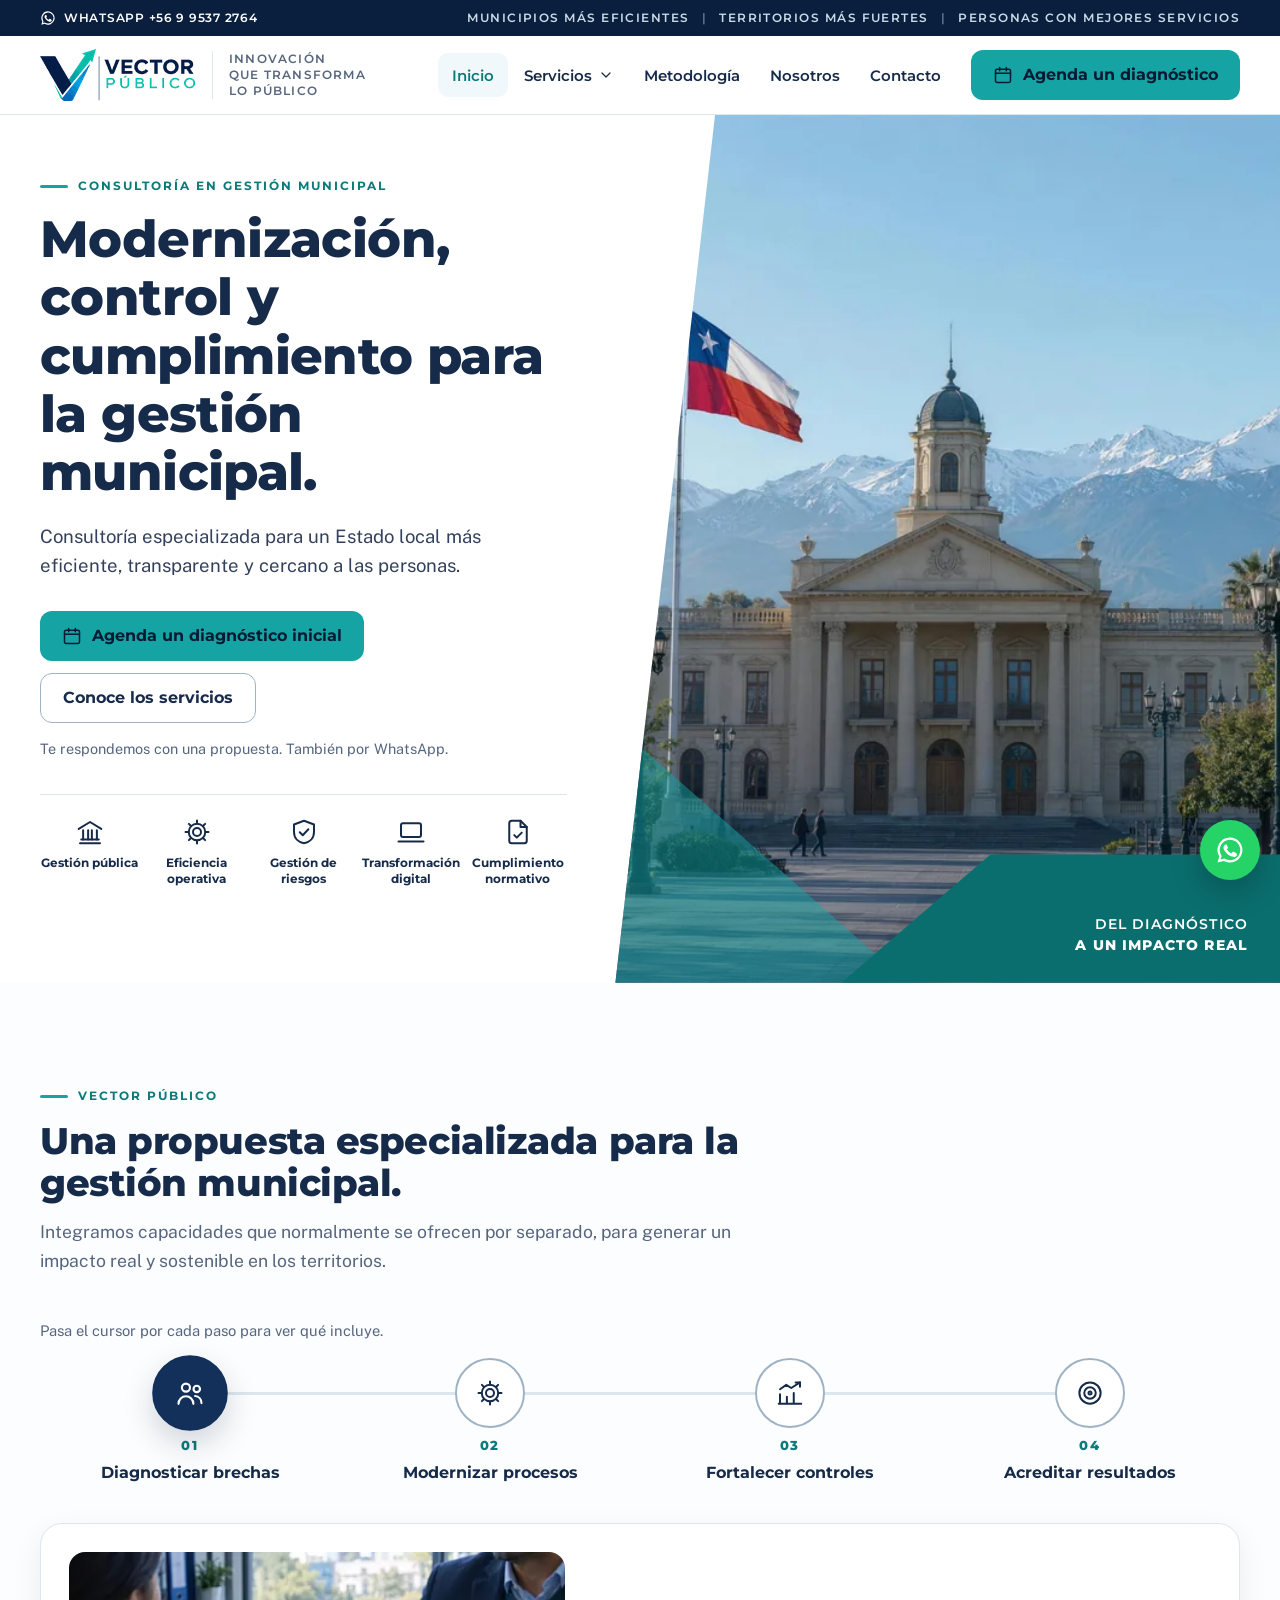
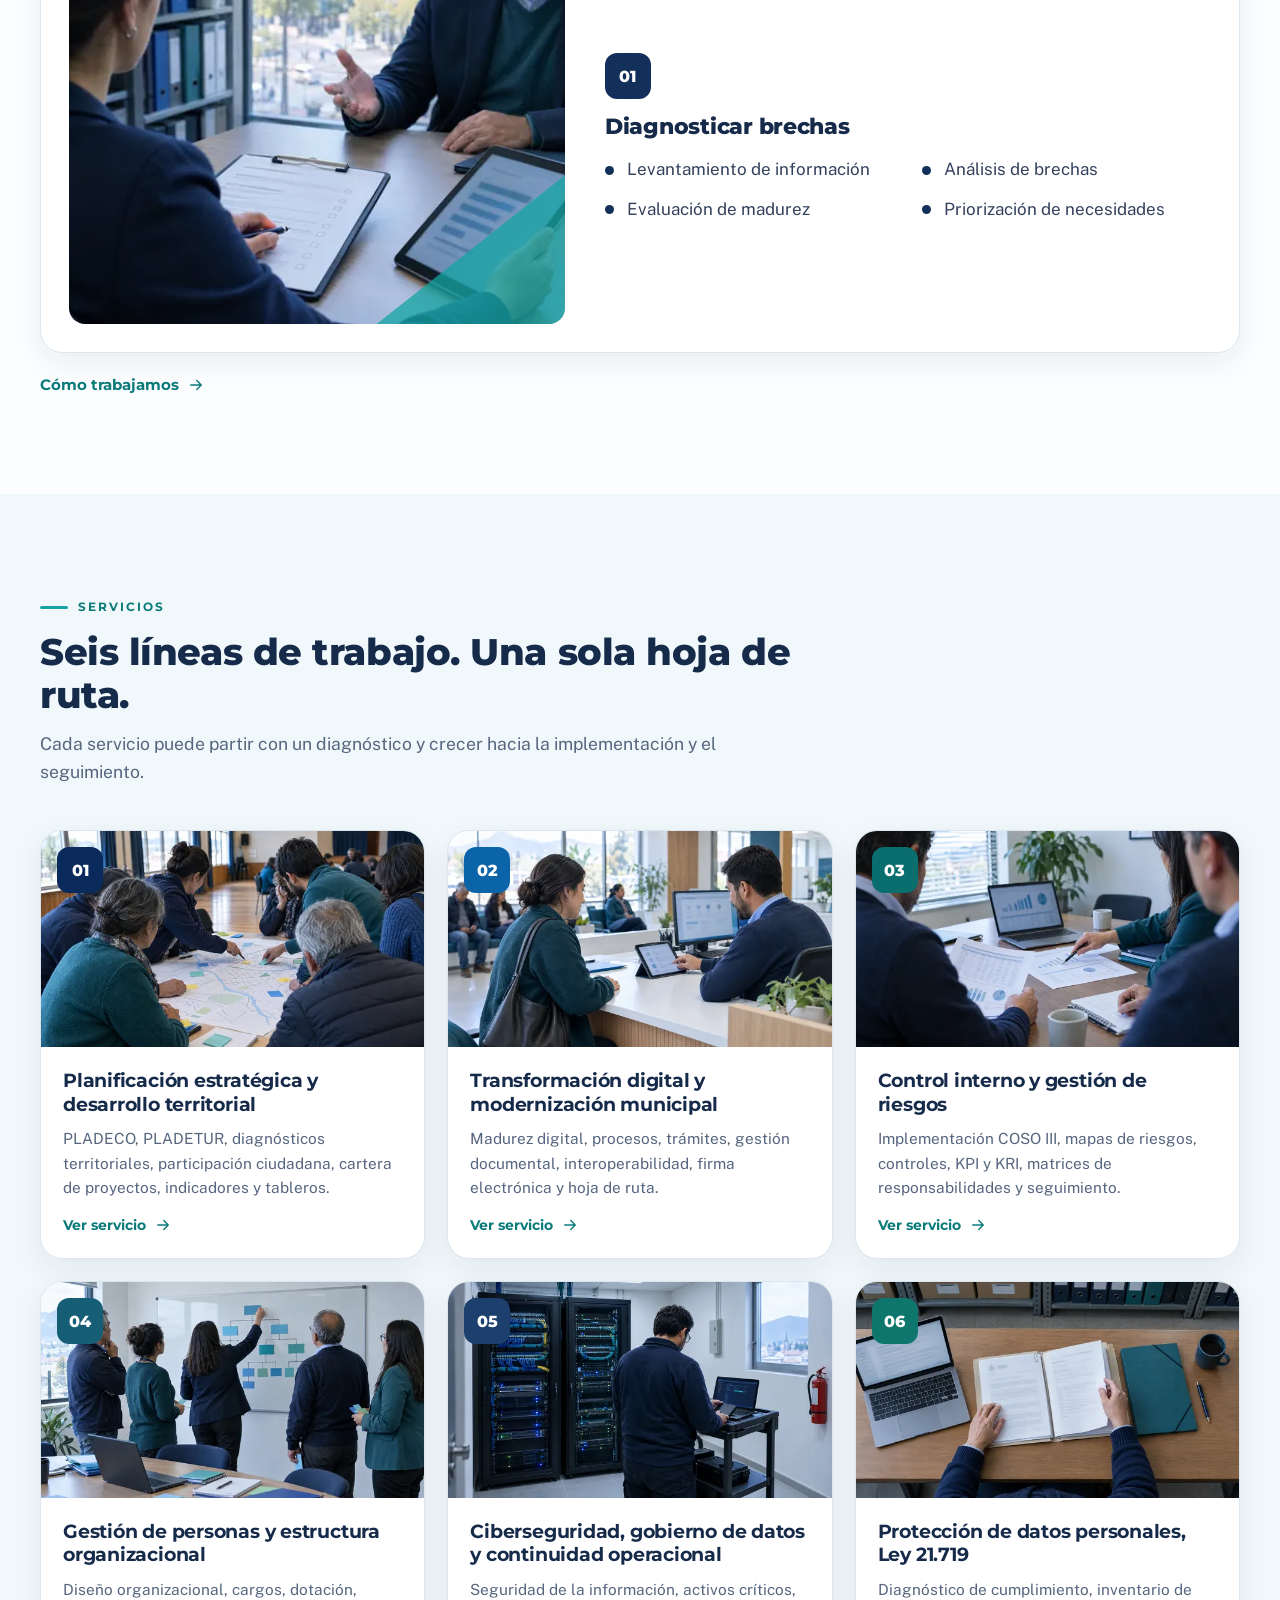
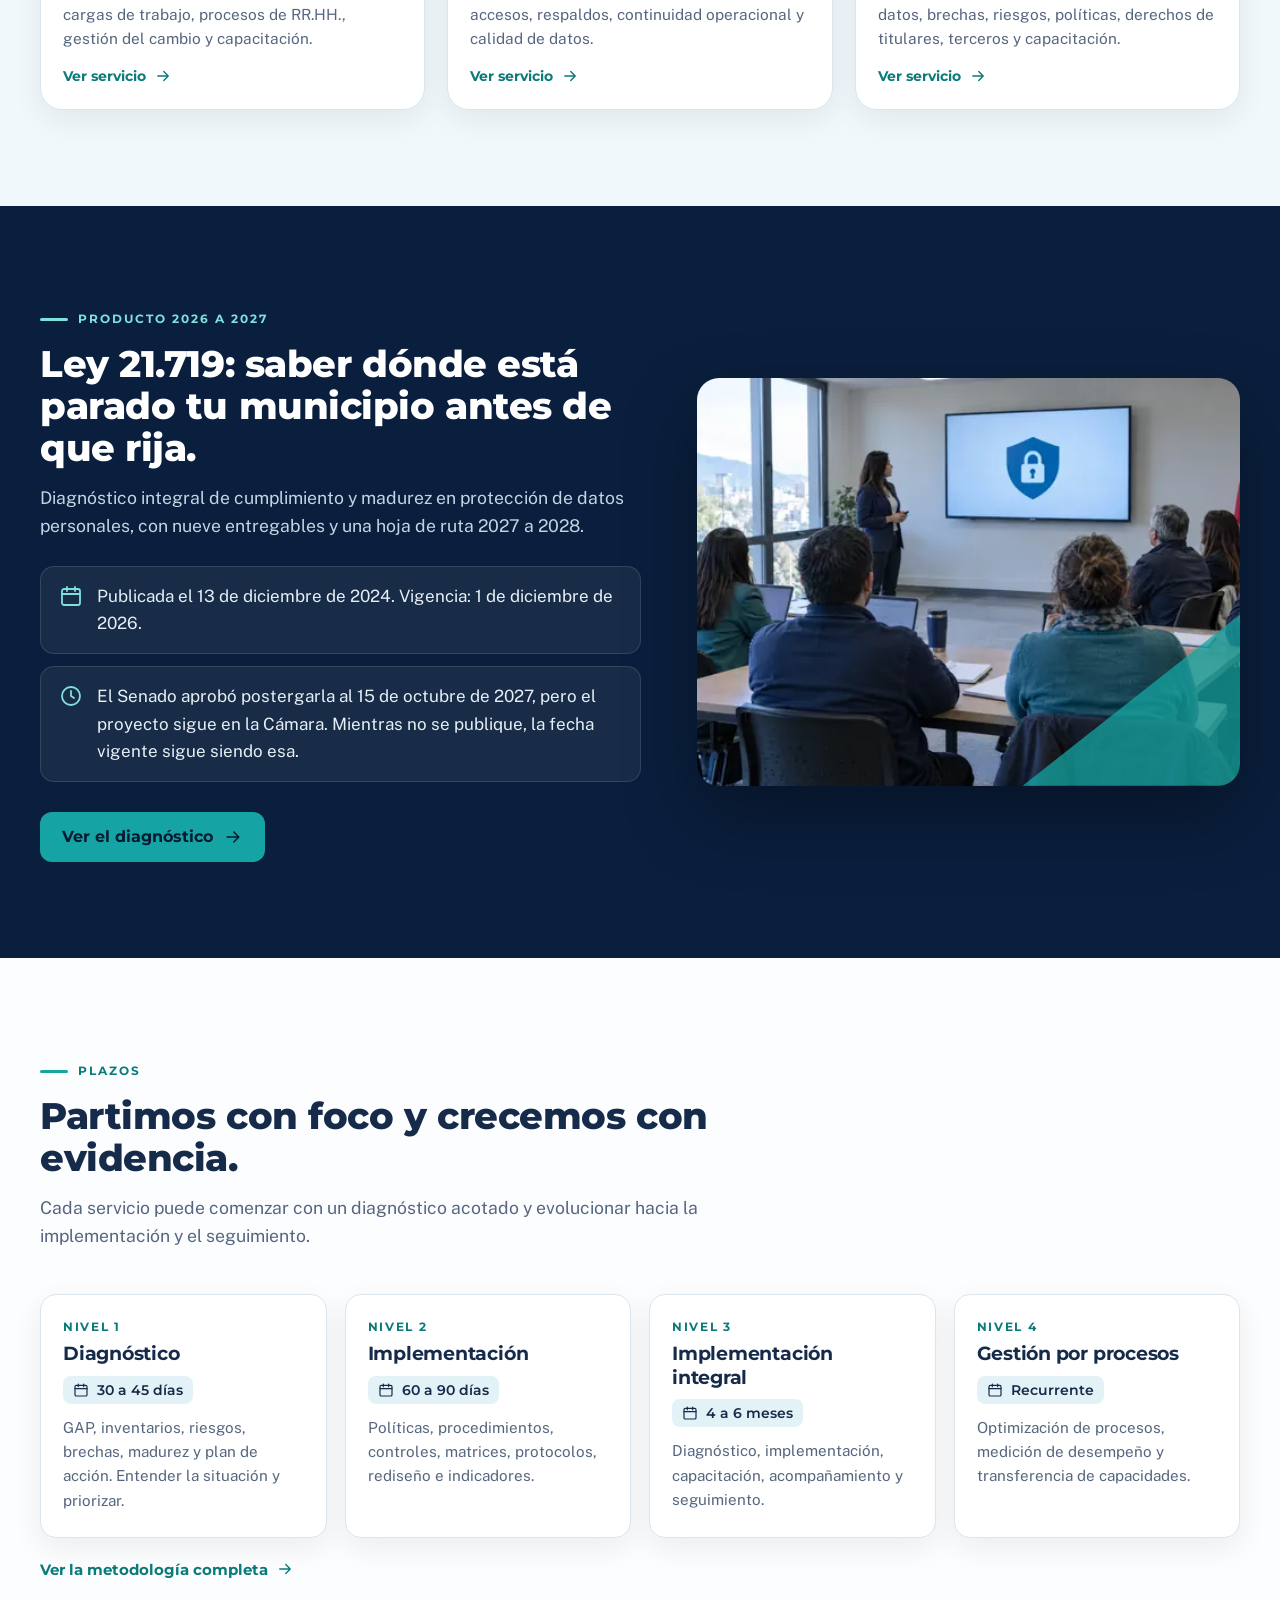
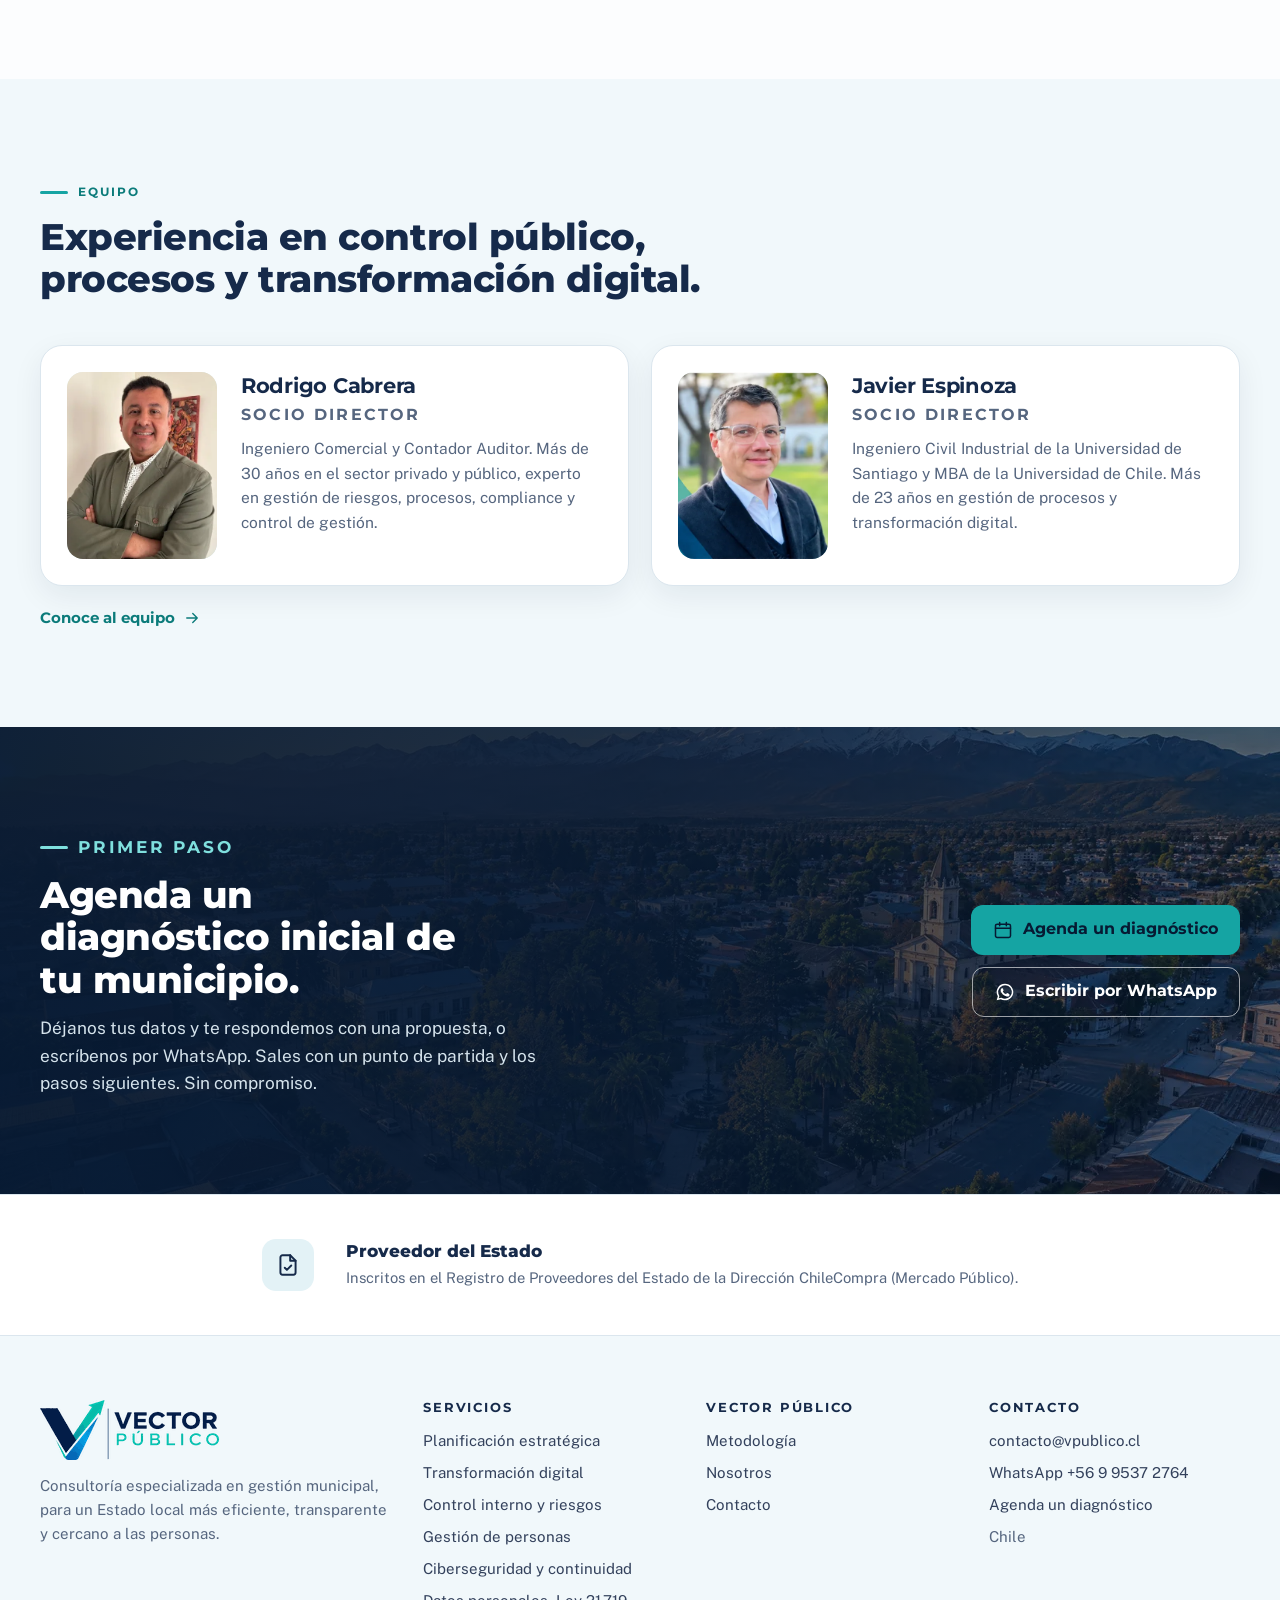
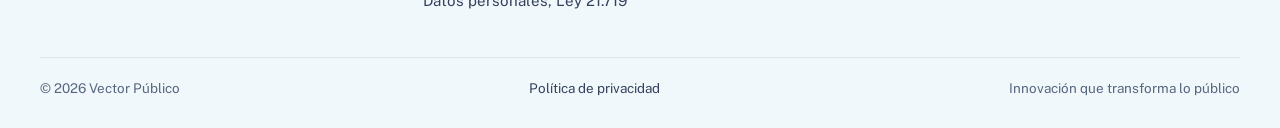
<file: index.html>
<!doctype html>
<html lang="es-CL">
<head>
<meta charset="utf-8">
<meta name="viewport" content="width=device-width, initial-scale=1">
<title>Vector Público · Consultoría en gestión municipal</title>
<meta name="description" content="Consultoría especializada para municipios: planificación y PLADECO, transformación digital, control interno COSO III, gestión de personas, ciberseguridad y protección de datos personales Ley 21.719.">
<meta name="theme-color" content="#0a1f3d">
<link rel="canonical" href="https://www.vpublico.cl/">
<meta property="og:type" content="website">
<meta property="og:locale" content="es_CL">
<meta property="og:site_name" content="Vector Público">
<meta property="og:title" content="Vector Público · Consultoría en gestión municipal">
<meta property="og:description" content="Consultoría especializada para municipios: planificación y PLADECO, transformación digital, control interno COSO III, gestión de personas, ciberseguridad y protección de datos personales Ley 21.719.">
<meta property="og:url" content="https://www.vpublico.cl/">
<meta property="og:image" content="https://www.vpublico.cl/assets/img/og-1200.jpg">
<link rel="icon" type="image/png" sizes="64x64" href="assets/favicon-64.png">
<link rel="apple-touch-icon" href="assets/apple-touch-icon.png">
<link rel="preload" href="assets/fonts/montserrat-latin.woff2" as="font" type="font/woff2" crossorigin>
<link rel="preload" href="assets/fonts/publicsans-latin.woff2" as="font" type="font/woff2" crossorigin>
<link rel="stylesheet" href="assets/site.css">
<script>document.documentElement.classList.add('js');setTimeout(function(){if(!window.VP_READY)document.documentElement.classList.remove('js')},3000)</script>
<script type="application/ld+json">{"@context": "https://schema.org", "@type": "ProfessionalService", "name": "Vector Público", "slogan": "Innovación que transforma lo público", "description": "Consultoría especializada en gestión municipal: planificación, transformación digital, control interno, gestión de personas, ciberseguridad y protección de datos personales.", "url": "https://www.vpublico.cl/", "logo": "https://www.vpublico.cl/assets/logo-480.png", "telephone": "+56995372764", "areaServed": {"@type": "Country", "name": "Chile"}}</script>
</head>
<body>
<a class="skip" href="#contenido">Saltar al contenido</a>
<svg width="0" height="0" style="position:absolute" aria-hidden="true" focusable="false"><symbol id="i-columns" viewBox="0 0 24 24"><path d="M3 9.5L12 4l9 5.5"/><path d="M4 21h16M5 18h14"/><path d="M6.5 10.5V18M10.5 10.5V18M13.5 10.5V18M17.5 10.5V18"/></symbol><symbol id="i-gear" viewBox="0 0 24 24"><circle cx="12" cy="12" r="3.2"/><path d="M12 2.8v2.4M12 18.8v2.4M2.8 12h2.4M18.8 12h2.4M5.5 5.5l1.7 1.7M16.8 16.8l1.7 1.7M5.5 18.5l1.7-1.7M16.8 7.2l1.7-1.7"/><circle cx="12" cy="12" r="6.6"/></symbol><symbol id="i-shield" viewBox="0 0 24 24"><path d="M12 3l8 3v6c0 5-3.5 8.2-8 9-4.5-.8-8-4-8-9V6l8-3z"/><path d="M8.6 12.2l2.4 2.4 4.5-4.8"/></symbol><symbol id="i-laptop" viewBox="0 0 24 24"><rect x="4" y="5" width="16" height="11" rx="1.6"/><path d="M2 19.5h20"/></symbol><symbol id="i-doccheck" viewBox="0 0 24 24"><path d="M14 3H7a2 2 0 0 0-2 2v14a2 2 0 0 0 2 2h10a2 2 0 0 0 2-2V8z"/><path d="M14 3v5h5"/><path d="M9 14.5l2 2 4-4"/></symbol><symbol id="i-doc" viewBox="0 0 24 24"><path d="M14 3H7a2 2 0 0 0-2 2v14a2 2 0 0 0 2 2h10a2 2 0 0 0 2-2V8z"/><path d="M14 3v5h5M9 13h6M9 17h6"/></symbol><symbol id="i-doclock" viewBox="0 0 24 24"><path d="M13 21H7a2 2 0 0 1-2-2V5a2 2 0 0 1 2-2h7l5 5v3"/><path d="M14 3v5h5"/><rect x="14" y="15" width="7" height="6" rx="1"/><path d="M15.8 15v-1.6a1.7 1.7 0 0 1 3.4 0V15"/></symbol><symbol id="i-map" viewBox="0 0 24 24"><path d="M9 4L3 6v14l6-2 6 2 6-2V4l-6 2-6-2z"/><path d="M9 4v14M15 6v14"/></symbol><symbol id="i-org" viewBox="0 0 24 24"><rect x="9" y="3" width="6" height="4.5" rx="1"/><rect x="3" y="16.5" width="6" height="4.5" rx="1"/><rect x="15" y="16.5" width="6" height="4.5" rx="1"/><path d="M12 7.5v4.5M6 16.5V12h12v4.5"/></symbol><symbol id="i-database" viewBox="0 0 24 24"><ellipse cx="12" cy="5.5" rx="7" ry="2.6"/><path d="M5 5.5v13c0 1.4 3.1 2.6 7 2.6s7-1.2 7-2.6v-13"/><path d="M5 12c0 1.4 3.1 2.6 7 2.6s7-1.2 7-2.6"/></symbol><symbol id="i-people" viewBox="0 0 24 24"><circle cx="9" cy="8" r="3"/><path d="M3.5 20c0-3.2 2.5-5.6 5.5-5.6s5.5 2.4 5.5 5.6"/><circle cx="17" cy="9" r="2.4"/><path d="M15.8 14.2c2.6.2 4.7 2.3 4.7 5.3"/></symbol><symbol id="i-user" viewBox="0 0 24 24"><circle cx="12" cy="8" r="4"/><path d="M4.5 21c0-4.2 3.4-7.5 7.5-7.5s7.5 3.3 7.5 7.5"/></symbol><symbol id="i-target" viewBox="0 0 24 24"><circle cx="12" cy="12" r="8.5"/><circle cx="12" cy="12" r="4.6"/><circle cx="12" cy="12" r="1.2"/></symbol><symbol id="i-chart" viewBox="0 0 24 24"><path d="M4 20V11M10 20v-6M16 20V8M3 20.5h18"/></symbol><symbol id="i-chartup" viewBox="0 0 24 24"><path d="M4 20V13M9.5 20v-5M15 20v-8M3 20.5h18"/><path d="M4 9l5-3.5 4 2.5 7-4.5"/><path d="M16.5 3.5H20V7"/></symbol><symbol id="i-check" viewBox="0 0 24 24"><path d="M5 12.5l4.5 4.5L19 7.5"/></symbol><symbol id="i-arrow" viewBox="0 0 24 24"><path d="M5 12h14M13 6l6 6-6 6"/></symbol><symbol id="i-chevron" viewBox="0 0 24 24"><path d="M6 9l6 6 6-6"/></symbol><symbol id="i-plus" viewBox="0 0 24 24"><path d="M12 5v14M5 12h14"/></symbol><symbol id="i-clock" viewBox="0 0 24 24"><circle cx="12" cy="12" r="9"/><path d="M12 7v5l3 2"/></symbol><symbol id="i-calendar" viewBox="0 0 24 24"><rect x="3" y="5" width="18" height="16" rx="2"/><path d="M3 10h18M8 3v4M16 3v4"/></symbol><symbol id="i-bulb" viewBox="0 0 24 24"><path d="M9 18h6M10 21h4"/><path d="M12 3a6 6 0 0 0-3.6 10.8c.7.5 1.1 1.3 1.1 2.1V17h5v-1.1c0-.8.4-1.6 1.1-2.1A6 6 0 0 0 12 3z"/></symbol><symbol id="i-search" viewBox="0 0 24 24"><circle cx="11" cy="11" r="6.5"/><path d="M16 16l5 5"/></symbol><symbol id="i-alert" viewBox="0 0 24 24"><path d="M12 3.5l9.5 16.5h-19z"/><path d="M12 10v4.5M12 17.4v.1"/></symbol><symbol id="i-folder" viewBox="0 0 24 24"><path d="M3 7a2 2 0 0 1 2-2h4l2 2h8a2 2 0 0 1 2 2v8a2 2 0 0 1-2 2H5a2 2 0 0 1-2-2z"/></symbol><symbol id="i-network" viewBox="0 0 24 24"><circle cx="12" cy="5" r="2.5"/><circle cx="5" cy="18.5" r="2.5"/><circle cx="19" cy="18.5" r="2.5"/><path d="M12 7.5v4M12 11.5L6.6 16.6M12 11.5l5.4 5.1"/></symbol><symbol id="i-route" viewBox="0 0 24 24"><circle cx="6" cy="19" r="2"/><circle cx="18" cy="5" r="2"/><path d="M8 19h6.5a3.5 3.5 0 0 0 0-7h-5a3.5 3.5 0 0 1 0-7H16"/></symbol><symbol id="i-refresh" viewBox="0 0 24 24"><path d="M20 11a8 8 0 0 0-14.3-4.9L4 8"/><path d="M4 4v4h4"/><path d="M4 13a8 8 0 0 0 14.3 4.9L20 16"/><path d="M20 20v-4h-4"/></symbol><symbol id="i-leaf" viewBox="0 0 24 24"><path d="M5 19c0-8 5.5-13.5 15-14-.4 9.6-6 15-14 15"/><path d="M5 19c3.5-3.8 6.5-6.4 10-8.4"/></symbol><symbol id="i-coins" viewBox="0 0 24 24"><ellipse cx="9" cy="7" rx="5.5" ry="2.5"/><path d="M3.5 7v4c0 1.4 2.5 2.5 5.5 2.5s5.5-1.1 5.5-2.5V7"/><path d="M9.5 16.3c.9 1.3 3.2 2.2 5.5 2.2 3 0 5.5-1.1 5.5-2.5v-4c0-1.2-1.6-2.2-4-2.5"/></symbol><symbol id="i-chat" viewBox="0 0 24 24"><path d="M4 5h16v11H9.5L5 20v-4H4z"/></symbol><symbol id="i-cap" viewBox="0 0 24 24"><path d="M2 9.5L12 5l10 4.5L12 14z"/><path d="M6 11.5V16c0 1.2 2.7 3 6 3s6-1.8 6-3v-4.5"/></symbol><symbol id="i-menu" viewBox="0 0 24 24"><path d="M4 7h16M4 12h16M4 17h16"/></symbol><symbol id="i-close" viewBox="0 0 24 24"><path d="M6 6l12 12M18 6L6 18"/></symbol><symbol id="i-pin" viewBox="0 0 24 24"><path d="M12 21s-6.5-6-6.5-11a6.5 6.5 0 0 1 13 0c0 5-6.5 11-6.5 11z"/><circle cx="12" cy="10" r="2.4"/></symbol><symbol id="i-layers" viewBox="0 0 24 24"><path d="M12 3l9 5-9 5-9-5 9-5z"/><path d="M3 13l9 5 9-5"/></symbol><symbol id="i-globe" viewBox="0 0 24 24"><circle cx="12" cy="12" r="9"/><path d="M3 12h18M12 3c2.5 2.5 3.8 5.5 3.8 9s-1.3 6.5-3.8 9c-2.5-2.5-3.8-5.5-3.8-9S9.5 5.5 12 3z"/></symbol><symbol id="i-whatsapp" viewBox="0 0 24 24"><path d="M12 2a10 10 0 0 0-8.6 15.1L2 22l5-1.3A10 10 0 1 0 12 2zm0 18.2a8.2 8.2 0 0 1-4.2-1.2l-.3-.2-3 .8.8-2.9-.2-.3A8.2 8.2 0 1 1 12 20.2zm4.5-6.1c-.2-.1-1.5-.7-1.7-.8-.2-.1-.4-.1-.6.1l-.8 1c-.1.2-.3.2-.5.1a6.7 6.7 0 0 1-3.3-2.9c-.3-.4.2-.4.7-1.3.1-.2 0-.3 0-.5l-.8-1.8c-.2-.5-.4-.4-.6-.4h-.5a1 1 0 0 0-.7.3 3 3 0 0 0-.9 2.2c0 1.3.9 2.5 1.1 2.7.1.2 1.9 2.9 4.6 4 1.7.7 2.3.8 3.2.7.5-.1 1.5-.6 1.7-1.2.2-.6.2-1.1.2-1.2-.1-.1-.3-.2-.6-.3z"/></symbol></svg>
<div class="topbar"><div class="wrap"><a href="https://wa.me/56995372764?text=Hola%2C%20quiero%20agendar%20un%20diagn%C3%B3stico%20inicial%20para%20mi%20municipio." target="_blank" rel="noopener"><svg class="ic fill" aria-hidden="true" focusable="false"><use href="#i-whatsapp"/></svg>WhatsApp +56 9 9537 2764</a><p class="claims"><span>Municipios más eficientes</span><span>Territorios más fuertes</span><span>Personas con mejores servicios</span></p></div></div>
<header class="site-header">
<div class="wrap">
<a class="brand" href="index.html" aria-label="Vector Público, ir al inicio"><img src="assets/logo-marca-156.png" srcset="assets/logo-marca-156.png 1x, assets/logo-marca-195.png 1.25x, assets/logo-marca-234.png 1.5x, assets/logo-marca-312.png 2x, assets/logo-marca-468.png 3x" alt="Vector Público" width="156" height="52"><span class="brand-tag">Innovación<br>que transforma<br>lo público</span></a>
<nav class="nav" id="menu" aria-label="Principal">
<ul>
<li><a class="navlink" href="index.html" aria-current="page">Inicio</a></li>
<li class="dd"><button class="dd-btn" type="button" aria-expanded="false" aria-controls="dd-servicios">Servicios<svg class="ic chev" aria-hidden="true" focusable="false"><use href="#i-chevron"/></svg></button>
<div class="dd-menu" id="dd-servicios"><a href="servicios/planificacion-estrategica.html"><svg class="ic" aria-hidden="true" focusable="false"><use href="#i-map"/></svg><span><b>Planificación estratégica y desarrollo territorial</b><small>PLADECO, PLADETUR, participación e indicadores</small></span></a><a href="servicios/transformacion-digital.html"><svg class="ic" aria-hidden="true" focusable="false"><use href="#i-laptop"/></svg><span><b>Transformación digital y modernización municipal</b><small>Madurez digital, procesos, trámites e interoperabilidad</small></span></a><a href="servicios/control-interno.html"><svg class="ic" aria-hidden="true" focusable="false"><use href="#i-shield"/></svg><span><b>Control interno y gestión de riesgos</b><small>COSO III, mapa de riesgos, controles y seguimiento</small></span></a><a href="servicios/gestion-de-personas.html"><svg class="ic" aria-hidden="true" focusable="false"><use href="#i-org"/></svg><span><b>Gestión de personas y estructura organizacional</b><small>Plantas, dotación, cargas de trabajo y RR.HH.</small></span></a><a href="servicios/ciberseguridad.html"><svg class="ic" aria-hidden="true" focusable="false"><use href="#i-database"/></svg><span><b>Ciberseguridad, gobierno de datos y continuidad operacional</b><small>Activos críticos, accesos, respaldos y continuidad</small></span></a><a href="servicios/proteccion-de-datos.html"><svg class="ic" aria-hidden="true" focusable="false"><use href="#i-doclock"/></svg><span><b>Protección de datos personales, Ley 21.719</b><small>Diagnóstico de cumplimiento, inventario y políticas</small></span></a></div></li>
<li><a class="navlink" href="metodologia.html">Metodología</a></li>
<li><a class="navlink" href="nosotros.html">Nosotros</a></li>
<li><a class="navlink" href="contacto.html">Contacto</a></li>
</ul>
<a class="btn header-cta" href="contacto.html#formulario"><svg class="ic" aria-hidden="true" focusable="false"><use href="#i-calendar"/></svg>Agenda un diagnóstico</a>
</nav>
<button class="menu-btn" type="button" aria-expanded="false" aria-controls="menu" aria-label="Abrir menú"><svg class="ic i-open" aria-hidden="true" focusable="false"><use href="#i-menu"/></svg><svg class="ic i-close" aria-hidden="true" focusable="false"><use href="#i-close"/></svg></button>
</div>
</header>
<main id="contenido" tabindex="-1">
<section class="hero">
<div class="hero-grid">
<div class="hero-copy">
<p class="kicker">Consultoría en gestión municipal</p>
<h1>Modernización, control y cumplimiento para la gestión municipal.</h1>
<p class="lead">Consultoría especializada para un Estado local más eficiente, transparente y cercano a las personas.</p>
<div class="actions"><a class="btn" href="contacto.html#formulario"><svg class="ic" aria-hidden="true" focusable="false"><use href="#i-calendar"/></svg>Agenda un diagnóstico inicial</a><a class="btn btn-ghost" href="#servicios">Conoce los servicios</a></div>
<p class="micro">Te respondemos con una propuesta. También por WhatsApp.</p>
<ul class="pillars" aria-label="Ámbitos de trabajo"><li><svg class="ic" aria-hidden="true" focusable="false"><use href="#i-columns"/></svg><span>Gestión pública</span></li><li><svg class="ic" aria-hidden="true" focusable="false"><use href="#i-gear"/></svg><span>Eficiencia operativa</span></li><li><svg class="ic" aria-hidden="true" focusable="false"><use href="#i-shield"/></svg><span>Gestión de riesgos</span></li><li><svg class="ic" aria-hidden="true" focusable="false"><use href="#i-laptop"/></svg><span>Transformación digital</span></li><li><svg class="ic" aria-hidden="true" focusable="false"><use href="#i-doccheck"/></svg><span>Cumplimiento normativo</span></li></ul>
</div>
<figure class="hero-media" data-video="assets/video/hero-inicio.mp4" data-video-movil="assets/video/hero-inicio-movil.mp4"><picture><source media="(max-width: 900px)" type="image/webp" srcset="assets/img/inicio-movil-480.webp 480w, assets/img/inicio-movil-720.webp 720w, assets/img/inicio-movil-960.webp 960w, assets/img/inicio-movil-1280.webp 1280w, assets/img/inicio-movil-1600.webp 1600w" sizes="100vw"><source media="(min-width: 901px)" type="image/webp" srcset="assets/img/inicio-crop-720.webp 720w, assets/img/inicio-crop-1080.webp 1080w, assets/img/inicio-crop-1440.webp 1440w, assets/img/inicio-crop-2048.webp 2048w" sizes="55vw"><source type="image/webp" srcset="assets/img/inicio-640.webp 640w, assets/img/inicio-960.webp 960w, assets/img/inicio-1280.webp 1280w, assets/img/inicio-1600.webp 1600w, assets/img/inicio-1920.webp 1920w, assets/img/inicio-2400.webp 2400w" sizes="(max-width: 900px) 100vw, (min-width: 1877px) 55vw, 1032px"><img src="assets/img/inicio-960.jpg" srcset="assets/img/inicio-960.jpg 960w, assets/img/inicio-1600.jpg 1600w" sizes="(max-width: 900px) 100vw, (min-width: 1877px) 55vw, 1032px" width="1600" height="900" alt="Edificio consistorial frente a la plaza, con la bandera de Chile y la cordillera de fondo" style="object-position:55% 50%" loading="eager" decoding="async" fetchpriority="high"></picture><video muted playsinline preload="none" aria-hidden="true" tabindex="-1" disablepictureinpicture></video><span class="tri" aria-hidden="true"></span><p class="claim"><span>Del diagnóstico</span> <b>a un impacto real</b></p></figure>
</div>
</section>

<section class="section" id="propuesta">
<div class="wrap">
<div class="sec-head reveal"><p class="kicker">Vector Público</p><h2>Una propuesta especializada para la gestión municipal.</h2><p class="lede">Integramos capacidades que normalmente se ofrecen por separado, para generar un impacto real y sostenible en los territorios.</p></div>
<div class="journey reveal" data-journey>
<p class="flow-hint"><span class="h-fine">Pasa el cursor por cada paso para ver qué incluye.</span><span class="h-touch">Toca un paso para ver qué incluye.</span></p>
<div class="journey-track"><div class="journey-step is-open" style="--c:#12305a"><button class="journey-btn" type="button" id="paso-1-btn" aria-controls="paso-1"><span class="journey-ico"><svg class="ic" aria-hidden="true" focusable="false"><use href="#i-people"/></svg></span><span class="journey-n">01</span><span class="journey-t">Diagnosticar brechas</span></button><div class="journey-panel" id="paso-1" role="region" aria-labelledby="paso-1-btn"><div class="journey-ph"><picture><source type="image/webp" srcset="assets/img/paso-diagnostico-640.webp 640w, assets/img/paso-diagnostico-960.webp 960w, assets/img/paso-diagnostico-1280.webp 1280w, assets/img/paso-diagnostico-1600.webp 1600w, assets/img/paso-diagnostico-1920.webp 1920w, assets/img/paso-diagnostico-2400.webp 2400w" sizes="(max-width: 900px) calc(100vw - 48px), (max-height: 500px) and (pointer: coarse) calc(100vw - 48px), 480px"><img src="assets/img/paso-diagnostico-960.jpg" srcset="assets/img/paso-diagnostico-960.jpg 960w, assets/img/paso-diagnostico-1600.jpg 1600w" sizes="(max-width: 900px) calc(100vw - 48px), (max-height: 500px) and (pointer: coarse) calc(100vw - 48px), 480px" width="1600" height="900" alt="Una consultora levanta información con un cuestionario junto a un jefe de departamento municipal" style="object-position:50% 50%" loading="lazy" decoding="async"></picture><span class="tri" aria-hidden="true"></span></div><div class="journey-body"><span class="num">01</span><h3>Diagnosticar brechas</h3><ul class="journey-list"><li>Levantamiento de información</li><li>Análisis de brechas</li><li>Evaluación de madurez</li><li>Priorización de necesidades</li></ul></div></div></div><div class="journey-step" style="--c:#0b63a8"><button class="journey-btn" type="button" id="paso-2-btn" aria-controls="paso-2"><span class="journey-ico"><svg class="ic" aria-hidden="true" focusable="false"><use href="#i-gear"/></svg></span><span class="journey-n">02</span><span class="journey-t">Modernizar procesos</span></button><div class="journey-panel" id="paso-2" role="region" aria-labelledby="paso-2-btn"><div class="journey-ph"><picture><source type="image/webp" srcset="assets/img/paso-procesos-640.webp 640w, assets/img/paso-procesos-960.webp 960w, assets/img/paso-procesos-1280.webp 1280w, assets/img/paso-procesos-1600.webp 1600w, assets/img/paso-procesos-1920.webp 1920w, assets/img/paso-procesos-2400.webp 2400w" sizes="(max-width: 900px) calc(100vw - 48px), (max-height: 500px) and (pointer: coarse) calc(100vw - 48px), 480px"><img src="assets/img/paso-procesos-960.jpg" srcset="assets/img/paso-procesos-960.jpg 960w, assets/img/paso-procesos-1600.jpg 1600w" sizes="(max-width: 900px) calc(100vw - 48px), (max-height: 500px) and (pointer: coarse) calc(100vw - 48px), 480px" width="1600" height="900" alt="Dos funcionarios rediseñan un trámite en papel con un diagrama de flujo en pantalla" style="object-position:55% 50%" loading="lazy" decoding="async"></picture><span class="tri" aria-hidden="true"></span></div><div class="journey-body"><span class="num">02</span><h3>Modernizar procesos</h3><ul class="journey-list"><li>Diseño de soluciones</li><li>Rediseño de procesos</li><li>Definición de modelo operativo</li><li>Plan de implementación</li></ul></div></div></div><div class="journey-step" style="--c:#0b6e6e"><button class="journey-btn" type="button" id="paso-3-btn" aria-controls="paso-3"><span class="journey-ico"><svg class="ic" aria-hidden="true" focusable="false"><use href="#i-chartup"/></svg></span><span class="journey-n">03</span><span class="journey-t">Fortalecer controles</span></button><div class="journey-panel" id="paso-3" role="region" aria-labelledby="paso-3-btn"><div class="journey-ph"><picture><source type="image/webp" srcset="assets/img/paso-controles-640.webp 640w, assets/img/paso-controles-960.webp 960w, assets/img/paso-controles-1280.webp 1280w, assets/img/paso-controles-1600.webp 1600w, assets/img/paso-controles-1920.webp 1920w, assets/img/paso-controles-2400.webp 2400w" sizes="(max-width: 900px) calc(100vw - 48px), (max-height: 500px) and (pointer: coarse) calc(100vw - 48px), 480px"><img src="assets/img/paso-controles-960.jpg" srcset="assets/img/paso-controles-960.jpg 960w, assets/img/paso-controles-1600.jpg 1600w" sizes="(max-width: 900px) calc(100vw - 48px), (max-height: 500px) and (pointer: coarse) calc(100vw - 48px), 480px" width="1600" height="900" alt="Funcionarios verifican el inventario de la bodega municipal con una tableta y una lista" style="object-position:50% 50%" loading="lazy" decoding="async"></picture><span class="tri" aria-hidden="true"></span></div><div class="journey-body"><span class="num">03</span><h3>Fortalecer controles</h3><ul class="journey-list"><li>Identificación de riesgos</li><li>Evaluación de impacto</li><li>Definición de controles</li><li>Elaboración de planes de tratamiento</li></ul></div></div></div><div class="journey-step" style="--c:#0f766e"><button class="journey-btn" type="button" id="paso-4-btn" aria-controls="paso-4"><span class="journey-ico"><svg class="ic" aria-hidden="true" focusable="false"><use href="#i-target"/></svg></span><span class="journey-n">04</span><span class="journey-t">Acreditar resultados</span></button><div class="journey-panel" id="paso-4" role="region" aria-labelledby="paso-4-btn"><div class="journey-ph"><picture><source type="image/webp" srcset="assets/img/metodologia-640.webp 640w, assets/img/metodologia-960.webp 960w, assets/img/metodologia-1280.webp 1280w, assets/img/metodologia-1600.webp 1600w, assets/img/metodologia-1920.webp 1920w, assets/img/metodologia-2400.webp 2400w" sizes="(max-width: 900px) calc(100vw - 48px), (max-height: 500px) and (pointer: coarse) calc(100vw - 48px), 480px"><img src="assets/img/metodologia-960.jpg" srcset="assets/img/metodologia-960.jpg 960w, assets/img/metodologia-1600.jpg 1600w" sizes="(max-width: 900px) calc(100vw - 48px), (max-height: 500px) and (pointer: coarse) calc(100vw - 48px), 480px" width="1600" height="900" alt="Equipo arma una hoja de ruta con tarjetas sobre un muro de vidrio" style="object-position:45% 50%" loading="lazy" decoding="async"></picture><span class="tri" aria-hidden="true"></span></div><div class="journey-body"><span class="num">04</span><h3>Acreditar resultados</h3><ul class="journey-list"><li>Definición de KPI</li><li>Tableros de control</li><li>Medición de resultados</li><li>Reportes de avance</li></ul></div></div></div></div>
<a class="link-more" href="metodologia.html">Cómo trabajamos<svg class="ic" aria-hidden="true" focusable="false"><use href="#i-arrow"/></svg></a>
</div>
</div>
</section>

<section class="section sky" id="servicios">
<div class="wrap">
<div class="sec-head reveal"><p class="kicker">Servicios</p><h2>Seis líneas de trabajo. Una sola hoja de ruta.</h2><p class="lede">Cada servicio puede partir con un diagnóstico y crecer hacia la implementación y el seguimiento.</p></div>
<div class="svc-grid stagger"><a class="svc-card" href="servicios/planificacion-estrategica.html"><div class="ph"><picture><source type="image/webp" srcset="assets/img/planificacion-640.webp 640w, assets/img/planificacion-960.webp 960w, assets/img/planificacion-1280.webp 1280w, assets/img/planificacion-1600.webp 1600w, assets/img/planificacion-1920.webp 1920w, assets/img/planificacion-2400.webp 2400w" sizes="(max-width: 640px) calc(100vw - 48px), (max-width: 1000px) 50vw, 400px"><img src="assets/img/planificacion-960.jpg" srcset="assets/img/planificacion-960.jpg 960w, assets/img/planificacion-1600.jpg 1600w" sizes="(max-width: 640px) calc(100vw - 48px), (max-width: 1000px) 50vw, 400px" width="1600" height="900" alt="Vecinos y planificadores municipales trabajan sobre un mapa de la comuna en un taller participativo" style="object-position:50% 55%" loading="lazy" decoding="async"></picture><span class="num" style="--c:#0a2a5c">01</span></div><div class="body"><h3>Planificación estratégica y desarrollo territorial</h3><p>PLADECO, PLADETUR, diagnósticos territoriales, participación ciudadana, cartera de proyectos, indicadores y tableros.</p><span class="more">Ver servicio<svg class="ic" aria-hidden="true" focusable="false"><use href="#i-arrow"/></svg></span></div></a><a class="svc-card" href="servicios/transformacion-digital.html"><div class="ph"><picture><source type="image/webp" srcset="assets/img/digital-640.webp 640w, assets/img/digital-960.webp 960w, assets/img/digital-1280.webp 1280w, assets/img/digital-1600.webp 1600w, assets/img/digital-1920.webp 1920w, assets/img/digital-2400.webp 2400w" sizes="(max-width: 640px) calc(100vw - 48px), (max-width: 1000px) 50vw, 400px"><img src="assets/img/digital-960.jpg" srcset="assets/img/digital-960.jpg 960w, assets/img/digital-1600.jpg 1600w" sizes="(max-width: 640px) calc(100vw - 48px), (max-width: 1000px) 50vw, 400px" width="1600" height="900" alt="Funcionario municipal atiende a una vecina con un trámite digital en el mesón de atención" style="object-position:50% 50%" loading="lazy" decoding="async"></picture><span class="num" style="--c:#0b63a8">02</span></div><div class="body"><h3>Transformación digital y modernización municipal</h3><p>Madurez digital, procesos, trámites, gestión documental, interoperabilidad, firma electrónica y hoja de ruta.</p><span class="more">Ver servicio<svg class="ic" aria-hidden="true" focusable="false"><use href="#i-arrow"/></svg></span></div></a><a class="svc-card" href="servicios/control-interno.html"><div class="ph"><picture><source type="image/webp" srcset="assets/img/control-640.webp 640w, assets/img/control-960.webp 960w, assets/img/control-1280.webp 1280w, assets/img/control-1600.webp 1600w, assets/img/control-1920.webp 1920w, assets/img/control-2400.webp 2400w" sizes="(max-width: 640px) calc(100vw - 48px), (max-width: 1000px) 50vw, 400px"><img src="assets/img/control-960.jpg" srcset="assets/img/control-960.jpg 960w, assets/img/control-1600.jpg 1600w" sizes="(max-width: 640px) calc(100vw - 48px), (max-width: 1000px) 50vw, 400px" width="1600" height="900" alt="Funcionarios municipales revisan una matriz de riesgos y un informe en una sala de reuniones" style="object-position:55% 50%" loading="lazy" decoding="async"></picture><span class="num" style="--c:#0b6e6e">03</span></div><div class="body"><h3>Control interno y gestión de riesgos</h3><p>Implementación COSO III, mapas de riesgos, controles, KPI y KRI, matrices de responsabilidades y seguimiento.</p><span class="more">Ver servicio<svg class="ic" aria-hidden="true" focusable="false"><use href="#i-arrow"/></svg></span></div></a><a class="svc-card" href="servicios/gestion-de-personas.html"><div class="ph"><picture><source type="image/webp" srcset="assets/img/personas-640.webp 640w, assets/img/personas-960.webp 960w, assets/img/personas-1280.webp 1280w, assets/img/personas-1600.webp 1600w, assets/img/personas-1920.webp 1920w, assets/img/personas-2400.webp 2400w" sizes="(max-width: 640px) calc(100vw - 48px), (max-width: 1000px) 50vw, 400px"><img src="assets/img/personas-960.jpg" srcset="assets/img/personas-960.jpg 960w, assets/img/personas-1600.jpg 1600w" sizes="(max-width: 640px) calc(100vw - 48px), (max-width: 1000px) 50vw, 400px" width="1600" height="900" alt="Equipo municipal revisa un organigrama en una pizarra" style="object-position:50% 40%" loading="lazy" decoding="async"></picture><span class="num" style="--c:#155e75">04</span></div><div class="body"><h3>Gestión de personas y estructura organizacional</h3><p>Diseño organizacional, cargos, dotación, cargas de trabajo, procesos de RR.HH., gestión del cambio y capacitación.</p><span class="more">Ver servicio<svg class="ic" aria-hidden="true" focusable="false"><use href="#i-arrow"/></svg></span></div></a><a class="svc-card" href="servicios/ciberseguridad.html"><div class="ph"><picture><source type="image/webp" srcset="assets/img/ciberseguridad-640.webp 640w, assets/img/ciberseguridad-960.webp 960w, assets/img/ciberseguridad-1280.webp 1280w, assets/img/ciberseguridad-1600.webp 1600w, assets/img/ciberseguridad-1920.webp 1920w, assets/img/ciberseguridad-2400.webp 2400w" sizes="(max-width: 640px) calc(100vw - 48px), (max-width: 1000px) 50vw, 400px"><img src="assets/img/ciberseguridad-960.jpg" srcset="assets/img/ciberseguridad-960.jpg 960w, assets/img/ciberseguridad-1600.jpg 1600w" sizes="(max-width: 640px) calc(100vw - 48px), (max-width: 1000px) 50vw, 400px" width="1600" height="900" alt="Técnico municipal revisa los respaldos en la sala de servidores" style="object-position:45% 50%" loading="lazy" decoding="async"></picture><span class="num" style="--c:#1d3f6e">05</span></div><div class="body"><h3>Ciberseguridad, gobierno de datos y continuidad operacional</h3><p>Seguridad de la información, activos críticos, accesos, respaldos, continuidad operacional y calidad de datos.</p><span class="more">Ver servicio<svg class="ic" aria-hidden="true" focusable="false"><use href="#i-arrow"/></svg></span></div></a><a class="svc-card" href="servicios/proteccion-de-datos.html"><div class="ph"><picture><source type="image/webp" srcset="assets/img/datos-640.webp 640w, assets/img/datos-960.webp 960w, assets/img/datos-1280.webp 1280w, assets/img/datos-1600.webp 1600w, assets/img/datos-1920.webp 1920w, assets/img/datos-2400.webp 2400w" sizes="(max-width: 640px) calc(100vw - 48px), (max-width: 1000px) 50vw, 400px"><img src="assets/img/datos-960.jpg" srcset="assets/img/datos-960.jpg 960w, assets/img/datos-1600.jpg 1600w" sizes="(max-width: 640px) calc(100vw - 48px), (max-width: 1000px) 50vw, 400px" width="1600" height="900" alt="Manos de una funcionaria revisan un expediente junto al archivo municipal" style="object-position:50% 45%" loading="lazy" decoding="async"></picture><span class="num" style="--c:#0f766e">06</span></div><div class="body"><h3>Protección de datos personales, Ley 21.719</h3><p>Diagnóstico de cumplimiento, inventario de datos, brechas, riesgos, políticas, derechos de titulares, terceros y capacitación.</p><span class="more">Ver servicio<svg class="ic" aria-hidden="true" focusable="false"><use href="#i-arrow"/></svg></span></div></a></div>
</div>
</section>

<section class="feature" aria-labelledby="ley-t">
<div class="wrap">
<div class="reveal">
<p class="kicker">Producto 2026 a 2027</p>
<h2 id="ley-t">Ley 21.719: saber dónde está parado tu municipio antes de que rija.</h2>
<p class="lede">Diagnóstico integral de cumplimiento y madurez en protección de datos personales, con nueve entregables y una hoja de ruta 2027 a 2028.</p>
<div class="facts">
<div class="fact"><svg class="ic" aria-hidden="true" focusable="false"><use href="#i-calendar"/></svg><p>Publicada el 13 de diciembre de 2024. Vigencia: 1 de diciembre de 2026.</p></div>
<div class="fact"><svg class="ic" aria-hidden="true" focusable="false"><use href="#i-clock"/></svg><p>El Senado aprobó postergarla al 15 de octubre de 2027, pero el proyecto sigue en la Cámara. Mientras no se publique, la fecha vigente sigue siendo esa.</p></div>
</div>
<div class="actions"><a class="btn" href="servicios/proteccion-de-datos.html">Ver el diagnóstico<svg class="ic" aria-hidden="true" focusable="false"><use href="#i-arrow"/></svg></a></div>
</div>
<figure class="media reveal"><picture><source type="image/webp" srcset="assets/img/ley-datos-640.webp 640w, assets/img/ley-datos-960.webp 960w, assets/img/ley-datos-1280.webp 1280w, assets/img/ley-datos-1600.webp 1600w, assets/img/ley-datos-1920.webp 1920w, assets/img/ley-datos-2400.webp 2400w" sizes="(max-width: 900px) calc(100vw - 48px), 540px"><img src="assets/img/ley-datos-960.jpg" srcset="assets/img/ley-datos-960.jpg 960w, assets/img/ley-datos-1600.jpg 1600w" sizes="(max-width: 900px) calc(100vw - 48px), 540px" width="1600" height="900" alt="Capacitación en protección de datos personales para funcionarios municipales" style="object-position:62% 50%" loading="lazy" decoding="async"></picture><span class="tri" aria-hidden="true"></span></figure>
</div>
</section>

<section class="section">
<div class="wrap">
<div class="sec-head reveal"><p class="kicker">Plazos</p><h2>Partimos con foco y crecemos con evidencia.</h2><p class="lede">Cada servicio puede comenzar con un diagnóstico acotado y evolucionar hacia la implementación y el seguimiento.</p></div>
<div class="levels stagger"><article class="level"><p class="tag">Nivel 1</p><h3>Diagnóstico</h3><span class="dur"><svg class="ic" aria-hidden="true" focusable="false"><use href="#i-calendar"/></svg>30 a 45 días</span><p>GAP, inventarios, riesgos, brechas, madurez y plan de acción. Entender la situación y priorizar.</p></article><article class="level"><p class="tag">Nivel 2</p><h3>Implementación</h3><span class="dur"><svg class="ic" aria-hidden="true" focusable="false"><use href="#i-calendar"/></svg>60 a 90 días</span><p>Políticas, procedimientos, controles, matrices, protocolos, rediseño e indicadores.</p></article><article class="level"><p class="tag">Nivel 3</p><h3>Implementación integral</h3><span class="dur"><svg class="ic" aria-hidden="true" focusable="false"><use href="#i-calendar"/></svg>4 a 6 meses</span><p>Diagnóstico, implementación, capacitación, acompañamiento y seguimiento.</p></article><article class="level"><p class="tag">Nivel 4</p><h3>Gestión por procesos</h3><span class="dur"><svg class="ic" aria-hidden="true" focusable="false"><use href="#i-calendar"/></svg>Recurrente</span><p>Optimización de procesos, medición de desempeño y transferencia de capacidades.</p></article></div>
<a class="link-more" href="metodologia.html">Ver la metodología completa<svg class="ic" aria-hidden="true" focusable="false"><use href="#i-arrow"/></svg></a>
</div>
</section>

<section class="section sky">
<div class="wrap">
<div class="sec-head reveal"><p class="kicker">Equipo</p><h2>Experiencia en control público, procesos y transformación digital.</h2></div>
<div class="team stagger">
<article class="person"><div class="avatar"><picture><source type="image/webp" srcset="assets/img/rodrigo-cabrera.webp"><img src="assets/img/rodrigo-cabrera.jpg" alt="Rodrigo Cabrera, socio director de Vector Público" width="447" height="482" loading="lazy" decoding="async"></picture></div><div><h3>Rodrigo Cabrera</h3><p class="role-t">Socio Director</p><p>Ingeniero Comercial y Contador Auditor. Más de 30 años en el sector privado y público, experto en gestión de riesgos, procesos, compliance y control de gestión.</p></div></article>
<article class="person"><div class="avatar"><picture><source type="image/webp" srcset="assets/img/javier-espinoza.webp"><img src="assets/img/javier-espinoza.jpg" alt="Javier Espinoza, socio director de Vector Público" width="520" height="502" loading="lazy" decoding="async"></picture></div><div><h3>Javier Espinoza</h3><p class="role-t">Socio Director</p><p>Ingeniero Civil Industrial de la Universidad de Santiago y MBA de la Universidad de Chile. Más de 23 años en gestión de procesos y transformación digital.</p></div></article>
</div>
<a class="link-more" href="nosotros.html">Conoce al equipo<svg class="ic" aria-hidden="true" focusable="false"><use href="#i-arrow"/></svg></a>
</div>
</section>
<section class="cta-band" aria-labelledby="cta-t">
<div class="bg" aria-hidden="true"><picture><source type="image/webp" srcset="assets/img/contacto-640.webp 640w, assets/img/contacto-960.webp 960w, assets/img/contacto-1280.webp 1280w, assets/img/contacto-1600.webp 1600w, assets/img/contacto-1920.webp 1920w, assets/img/contacto-2400.webp 2400w" sizes="100vw"><img src="assets/img/contacto-960.jpg" srcset="assets/img/contacto-960.jpg 960w, assets/img/contacto-1600.jpg 1600w" sizes="100vw" width="1600" height="900" alt="" style="object-position:50% 60%" loading="lazy" decoding="async"></picture></div>
<div class="wrap reveal">
<div><p class="kicker">Primer paso</p><h2 id="cta-t">Agenda un diagnóstico inicial de tu municipio.</h2><p>Déjanos tus datos y te respondemos con una propuesta, o escríbenos por WhatsApp. Sales con un punto de partida y los pasos siguientes. Sin compromiso.</p></div>
<div class="actions"><a class="btn" href="contacto.html#formulario"><svg class="ic" aria-hidden="true" focusable="false"><use href="#i-calendar"/></svg>Agenda un diagnóstico</a><a class="btn btn-outline-light" href="https://wa.me/56995372764?text=Hola%2C%20quiero%20agendar%20un%20diagn%C3%B3stico%20inicial%20para%20mi%20municipio." target="_blank" rel="noopener"><svg class="ic fill" aria-hidden="true" focusable="false"><use href="#i-whatsapp"/></svg>Escribir por WhatsApp</a></div>
</div>
</section>
<!-- SELLO PROVEEDOR DEL ESTADO: visible. Falta el botón "Verificar en Mercado Público", que necesita el RUT de Vector Público.
     Para agregarlo: reemplazar RUT-DE-VECTOR-PUBLICO por el RUT con puntos y guion (ej. 76.123.456-K) y quitar los marcadores
     de comentario del botón de abajo. El enlace lleva a la ficha pública, que muestra el estado de habilidad en vivo.
     Opcional: con el certificado de habilidad, completar el N° de folio y la fecha en la línea oculta y quitarle el atributo hidden.
     ChileCompra no entrega un sello ni un logo oficial para proveedores: no usar el logo de Mercado Público sin autorización escrita de ChileCompra. -->
<section class="seal-band" aria-labelledby="seal-t">
<div class="wrap seal">
<span class="ic-wrap" style="margin:0"><svg class="ic" aria-hidden="true" focusable="false"><use href="#i-doccheck"/></svg></span>
<div class="seal-text"><b id="seal-t">Proveedor del Estado</b><small>Inscritos en el Registro de Proveedores del Estado de la Dirección ChileCompra (Mercado Público).</small><small hidden>Certificado de habilidad N° de folio FOLIO, emitido el FECHA.</small></div>
<!-- <a class="btn btn-ghost" href="https://proveedor.mercadopublico.cl/ficha/RUT-DE-VECTOR-PUBLICO" target="_blank" rel="noopener">Verificar en Mercado Público<svg class="ic" aria-hidden="true" focusable="false"><use href="#i-arrow"/></svg></a> -->
</div>
</section>
</main>
<footer class="site-footer">
<div class="wrap">
<div class="cols">
<div><img src="assets/logo-marca-180.png" srcset="assets/logo-marca-180.png 1x, assets/logo-marca-225.png 1.25x, assets/logo-marca-270.png 1.5x, assets/logo-marca-360.png 2x, assets/logo-marca-540.png 3x" alt="Vector Público" width="180" height="60" loading="lazy"><p>Consultoría especializada en gestión municipal, para un Estado local más eficiente, transparente y cercano a las personas.</p></div>
<div><h4>Servicios</h4><ul><li><a href="servicios/planificacion-estrategica.html">Planificación estratégica</a></li><li><a href="servicios/transformacion-digital.html">Transformación digital</a></li><li><a href="servicios/control-interno.html">Control interno y riesgos</a></li><li><a href="servicios/gestion-de-personas.html">Gestión de personas</a></li><li><a href="servicios/ciberseguridad.html">Ciberseguridad y continuidad</a></li><li><a href="servicios/proteccion-de-datos.html">Datos personales, Ley 21.719</a></li></ul></div>
<div><h4>Vector Público</h4><ul><li><a href="metodologia.html">Metodología</a></li><li><a href="nosotros.html">Nosotros</a></li><li><a href="contacto.html">Contacto</a></li></ul></div>
<div><h4>Contacto</h4><ul><li><a href="mailto:contacto@vpublico.cl">contacto@vpublico.cl</a></li><li><a href="https://wa.me/56995372764?text=Hola%2C%20quiero%20agendar%20un%20diagn%C3%B3stico%20inicial%20para%20mi%20municipio." target="_blank" rel="noopener">WhatsApp +56 9 9537 2764</a></li><li><a href="contacto.html#formulario">Agenda un diagnóstico</a></li><li>Chile</li></ul></div>
</div>
<div class="legal"><span>© 2026 Vector Público</span><a href="privacidad.html">Política de privacidad</a><span>Innovación que transforma lo público</span></div>
</div>
</footer>
<a class="wa-float" href="https://wa.me/56995372764?text=Hola%2C%20quiero%20agendar%20un%20diagn%C3%B3stico%20inicial%20para%20mi%20municipio." target="_blank" rel="noopener" aria-label="Escribir por WhatsApp a Vector Público"><svg class="ic fill" aria-hidden="true" focusable="false"><use href="#i-whatsapp"/></svg></a>
<script src="assets/site.js" defer></script>
</body>
</html>
</file>
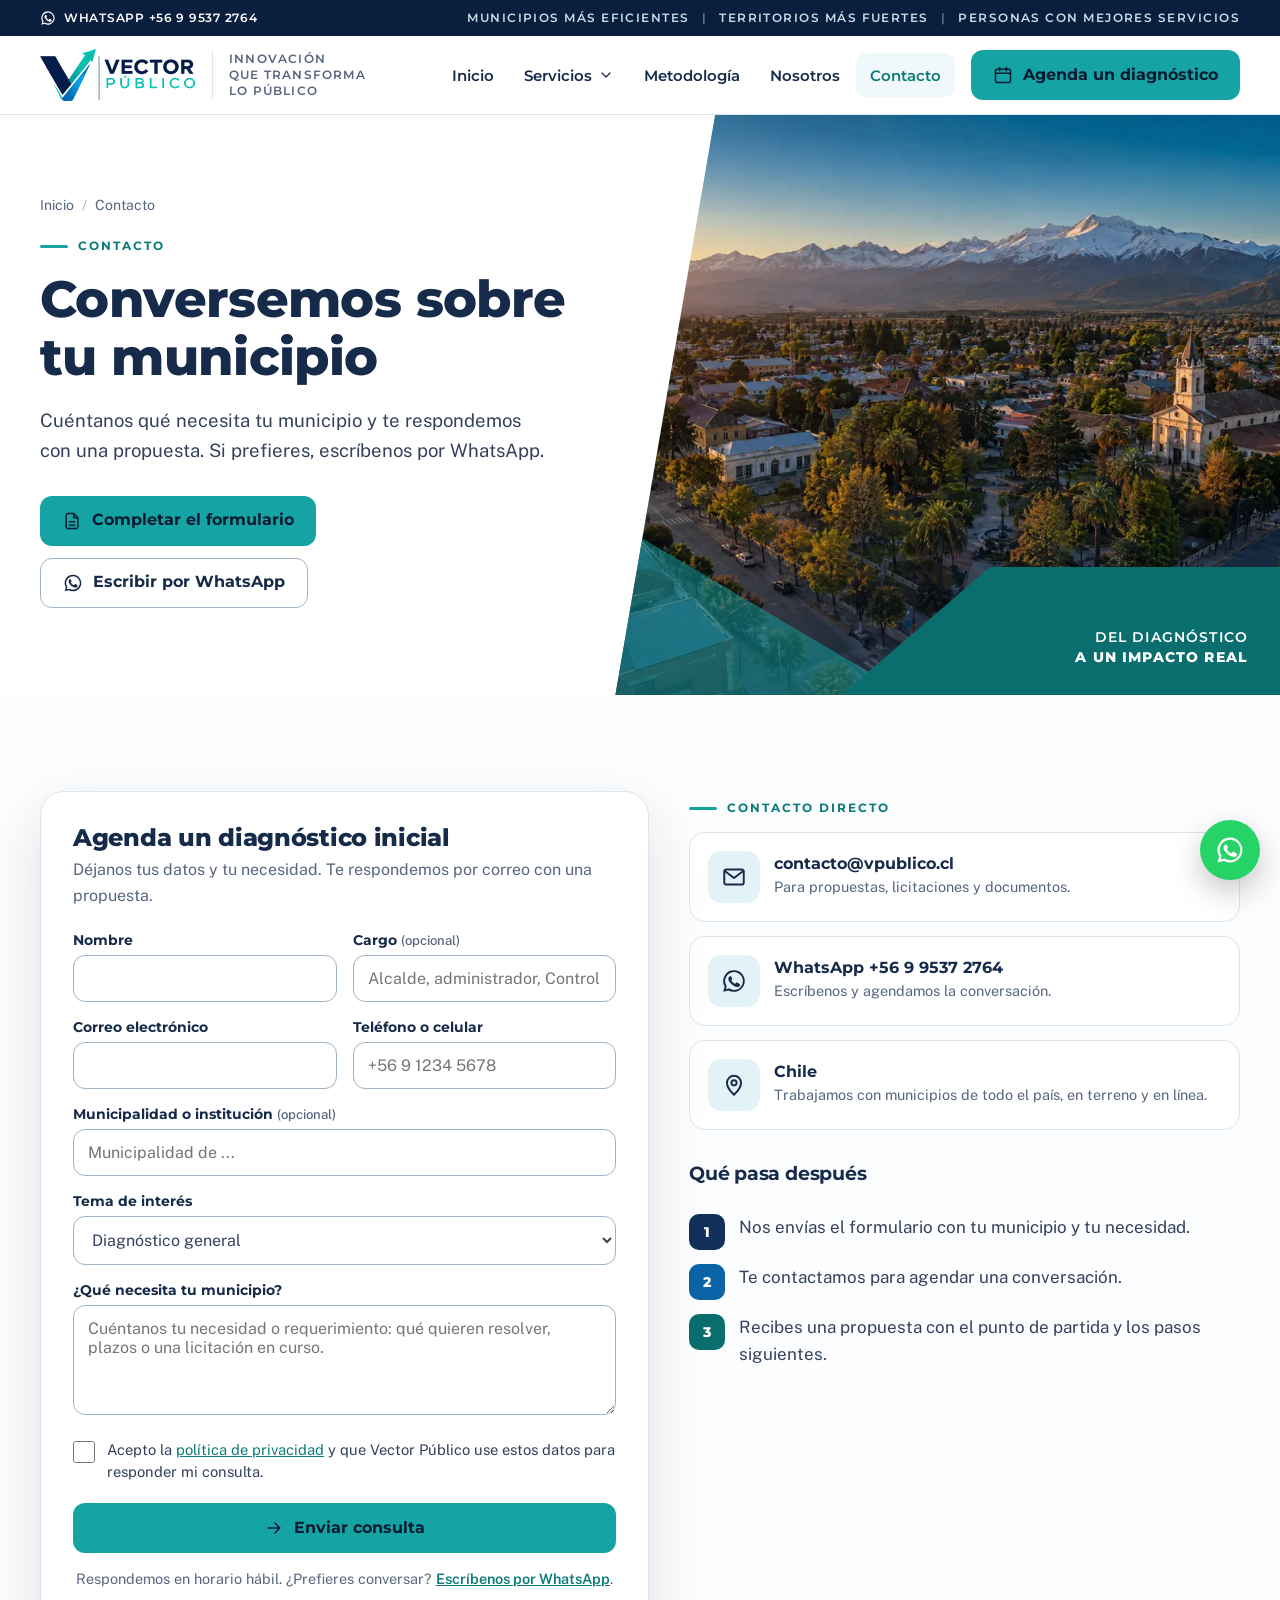
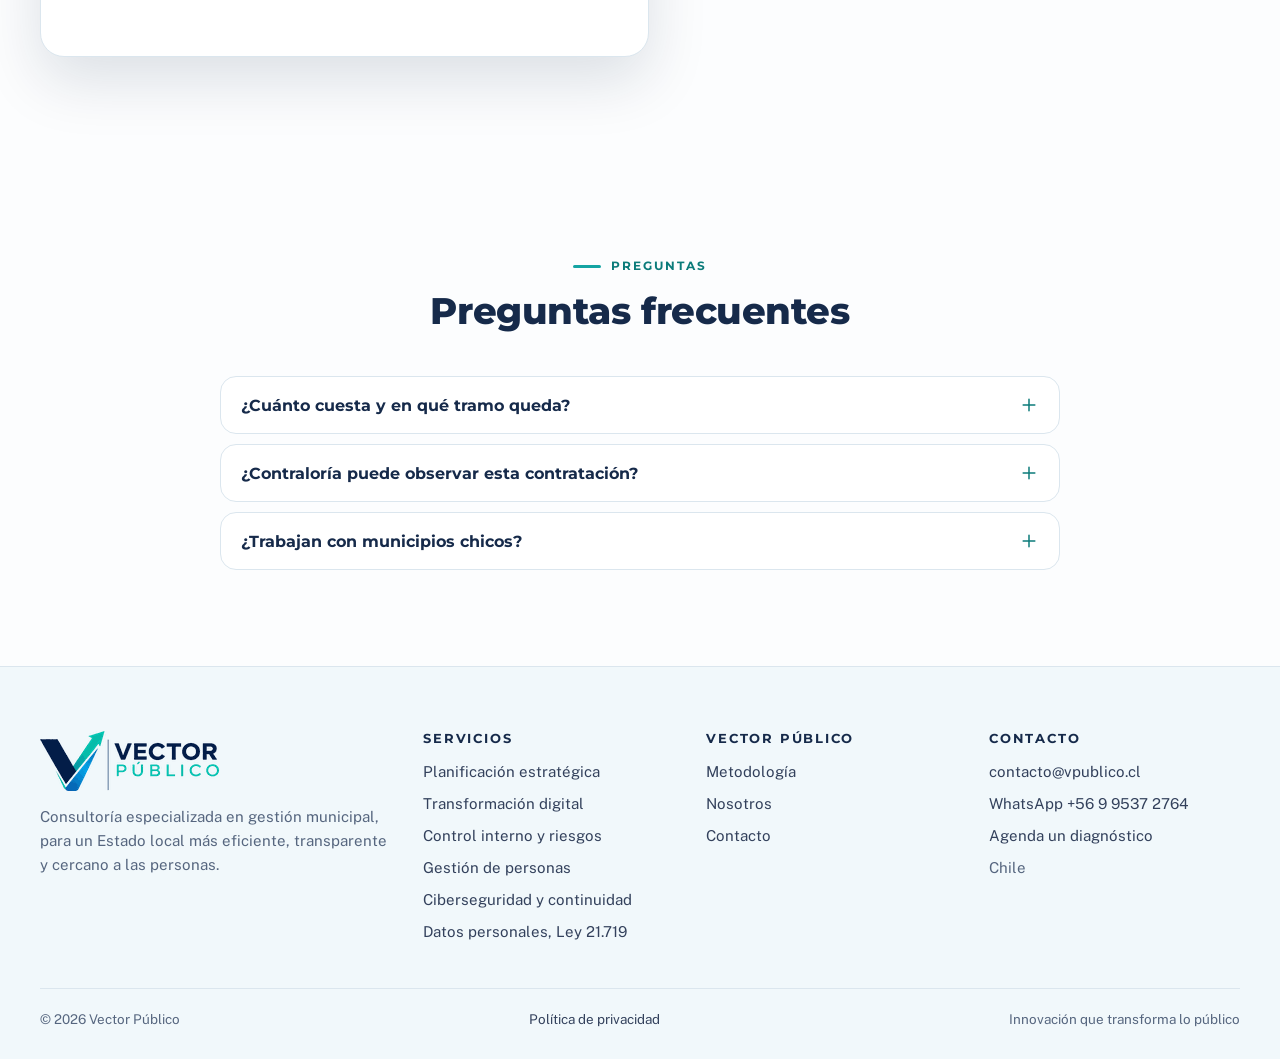
<file: contacto.html>
<!doctype html>
<html lang="es-CL">
<head>
<meta charset="utf-8">
<meta name="viewport" content="width=device-width, initial-scale=1">
<title>Contacto · Vector Público</title>
<meta name="description" content="Agenda un diagnóstico inicial para tu municipio: déjanos tus datos y te respondemos con una propuesta, o escríbenos por WhatsApp.">
<meta name="theme-color" content="#0a1f3d">
<link rel="canonical" href="https://www.vpublico.cl/contacto.html">
<meta property="og:type" content="website">
<meta property="og:locale" content="es_CL">
<meta property="og:site_name" content="Vector Público">
<meta property="og:title" content="Contacto · Vector Público">
<meta property="og:description" content="Agenda un diagnóstico inicial para tu municipio: déjanos tus datos y te respondemos con una propuesta, o escríbenos por WhatsApp.">
<meta property="og:url" content="https://www.vpublico.cl/contacto.html">
<meta property="og:image" content="https://www.vpublico.cl/assets/img/og-1200.jpg">
<link rel="icon" type="image/png" sizes="64x64" href="assets/favicon-64.png">
<link rel="apple-touch-icon" href="assets/apple-touch-icon.png">
<link rel="preload" href="assets/fonts/montserrat-latin.woff2" as="font" type="font/woff2" crossorigin>
<link rel="preload" href="assets/fonts/publicsans-latin.woff2" as="font" type="font/woff2" crossorigin>
<link rel="stylesheet" href="assets/site.css">
<script>document.documentElement.classList.add('js');setTimeout(function(){if(!window.VP_READY)document.documentElement.classList.remove('js')},3000)</script>
</head>
<body>
<a class="skip" href="#contenido">Saltar al contenido</a>
<svg width="0" height="0" style="position:absolute" aria-hidden="true" focusable="false"><symbol id="i-columns" viewBox="0 0 24 24"><path d="M3 9.5L12 4l9 5.5"/><path d="M4 21h16M5 18h14"/><path d="M6.5 10.5V18M10.5 10.5V18M13.5 10.5V18M17.5 10.5V18"/></symbol><symbol id="i-gear" viewBox="0 0 24 24"><circle cx="12" cy="12" r="3.2"/><path d="M12 2.8v2.4M12 18.8v2.4M2.8 12h2.4M18.8 12h2.4M5.5 5.5l1.7 1.7M16.8 16.8l1.7 1.7M5.5 18.5l1.7-1.7M16.8 7.2l1.7-1.7"/><circle cx="12" cy="12" r="6.6"/></symbol><symbol id="i-shield" viewBox="0 0 24 24"><path d="M12 3l8 3v6c0 5-3.5 8.2-8 9-4.5-.8-8-4-8-9V6l8-3z"/><path d="M8.6 12.2l2.4 2.4 4.5-4.8"/></symbol><symbol id="i-laptop" viewBox="0 0 24 24"><rect x="4" y="5" width="16" height="11" rx="1.6"/><path d="M2 19.5h20"/></symbol><symbol id="i-doccheck" viewBox="0 0 24 24"><path d="M14 3H7a2 2 0 0 0-2 2v14a2 2 0 0 0 2 2h10a2 2 0 0 0 2-2V8z"/><path d="M14 3v5h5"/><path d="M9 14.5l2 2 4-4"/></symbol><symbol id="i-doc" viewBox="0 0 24 24"><path d="M14 3H7a2 2 0 0 0-2 2v14a2 2 0 0 0 2 2h10a2 2 0 0 0 2-2V8z"/><path d="M14 3v5h5M9 13h6M9 17h6"/></symbol><symbol id="i-doclock" viewBox="0 0 24 24"><path d="M13 21H7a2 2 0 0 1-2-2V5a2 2 0 0 1 2-2h7l5 5v3"/><path d="M14 3v5h5"/><rect x="14" y="15" width="7" height="6" rx="1"/><path d="M15.8 15v-1.6a1.7 1.7 0 0 1 3.4 0V15"/></symbol><symbol id="i-map" viewBox="0 0 24 24"><path d="M9 4L3 6v14l6-2 6 2 6-2V4l-6 2-6-2z"/><path d="M9 4v14M15 6v14"/></symbol><symbol id="i-org" viewBox="0 0 24 24"><rect x="9" y="3" width="6" height="4.5" rx="1"/><rect x="3" y="16.5" width="6" height="4.5" rx="1"/><rect x="15" y="16.5" width="6" height="4.5" rx="1"/><path d="M12 7.5v4.5M6 16.5V12h12v4.5"/></symbol><symbol id="i-database" viewBox="0 0 24 24"><ellipse cx="12" cy="5.5" rx="7" ry="2.6"/><path d="M5 5.5v13c0 1.4 3.1 2.6 7 2.6s7-1.2 7-2.6v-13"/><path d="M5 12c0 1.4 3.1 2.6 7 2.6s7-1.2 7-2.6"/></symbol><symbol id="i-people" viewBox="0 0 24 24"><circle cx="9" cy="8" r="3"/><path d="M3.5 20c0-3.2 2.5-5.6 5.5-5.6s5.5 2.4 5.5 5.6"/><circle cx="17" cy="9" r="2.4"/><path d="M15.8 14.2c2.6.2 4.7 2.3 4.7 5.3"/></symbol><symbol id="i-user" viewBox="0 0 24 24"><circle cx="12" cy="8" r="4"/><path d="M4.5 21c0-4.2 3.4-7.5 7.5-7.5s7.5 3.3 7.5 7.5"/></symbol><symbol id="i-target" viewBox="0 0 24 24"><circle cx="12" cy="12" r="8.5"/><circle cx="12" cy="12" r="4.6"/><circle cx="12" cy="12" r="1.2"/></symbol><symbol id="i-chart" viewBox="0 0 24 24"><path d="M4 20V11M10 20v-6M16 20V8M3 20.5h18"/></symbol><symbol id="i-chartup" viewBox="0 0 24 24"><path d="M4 20V13M9.5 20v-5M15 20v-8M3 20.5h18"/><path d="M4 9l5-3.5 4 2.5 7-4.5"/><path d="M16.5 3.5H20V7"/></symbol><symbol id="i-check" viewBox="0 0 24 24"><path d="M5 12.5l4.5 4.5L19 7.5"/></symbol><symbol id="i-arrow" viewBox="0 0 24 24"><path d="M5 12h14M13 6l6 6-6 6"/></symbol><symbol id="i-chevron" viewBox="0 0 24 24"><path d="M6 9l6 6 6-6"/></symbol><symbol id="i-plus" viewBox="0 0 24 24"><path d="M12 5v14M5 12h14"/></symbol><symbol id="i-clock" viewBox="0 0 24 24"><circle cx="12" cy="12" r="9"/><path d="M12 7v5l3 2"/></symbol><symbol id="i-calendar" viewBox="0 0 24 24"><rect x="3" y="5" width="18" height="16" rx="2"/><path d="M3 10h18M8 3v4M16 3v4"/></symbol><symbol id="i-bulb" viewBox="0 0 24 24"><path d="M9 18h6M10 21h4"/><path d="M12 3a6 6 0 0 0-3.6 10.8c.7.5 1.1 1.3 1.1 2.1V17h5v-1.1c0-.8.4-1.6 1.1-2.1A6 6 0 0 0 12 3z"/></symbol><symbol id="i-search" viewBox="0 0 24 24"><circle cx="11" cy="11" r="6.5"/><path d="M16 16l5 5"/></symbol><symbol id="i-alert" viewBox="0 0 24 24"><path d="M12 3.5l9.5 16.5h-19z"/><path d="M12 10v4.5M12 17.4v.1"/></symbol><symbol id="i-folder" viewBox="0 0 24 24"><path d="M3 7a2 2 0 0 1 2-2h4l2 2h8a2 2 0 0 1 2 2v8a2 2 0 0 1-2 2H5a2 2 0 0 1-2-2z"/></symbol><symbol id="i-network" viewBox="0 0 24 24"><circle cx="12" cy="5" r="2.5"/><circle cx="5" cy="18.5" r="2.5"/><circle cx="19" cy="18.5" r="2.5"/><path d="M12 7.5v4M12 11.5L6.6 16.6M12 11.5l5.4 5.1"/></symbol><symbol id="i-route" viewBox="0 0 24 24"><circle cx="6" cy="19" r="2"/><circle cx="18" cy="5" r="2"/><path d="M8 19h6.5a3.5 3.5 0 0 0 0-7h-5a3.5 3.5 0 0 1 0-7H16"/></symbol><symbol id="i-refresh" viewBox="0 0 24 24"><path d="M20 11a8 8 0 0 0-14.3-4.9L4 8"/><path d="M4 4v4h4"/><path d="M4 13a8 8 0 0 0 14.3 4.9L20 16"/><path d="M20 20v-4h-4"/></symbol><symbol id="i-leaf" viewBox="0 0 24 24"><path d="M5 19c0-8 5.5-13.5 15-14-.4 9.6-6 15-14 15"/><path d="M5 19c3.5-3.8 6.5-6.4 10-8.4"/></symbol><symbol id="i-coins" viewBox="0 0 24 24"><ellipse cx="9" cy="7" rx="5.5" ry="2.5"/><path d="M3.5 7v4c0 1.4 2.5 2.5 5.5 2.5s5.5-1.1 5.5-2.5V7"/><path d="M9.5 16.3c.9 1.3 3.2 2.2 5.5 2.2 3 0 5.5-1.1 5.5-2.5v-4c0-1.2-1.6-2.2-4-2.5"/></symbol><symbol id="i-chat" viewBox="0 0 24 24"><path d="M4 5h16v11H9.5L5 20v-4H4z"/></symbol><symbol id="i-cap" viewBox="0 0 24 24"><path d="M2 9.5L12 5l10 4.5L12 14z"/><path d="M6 11.5V16c0 1.2 2.7 3 6 3s6-1.8 6-3v-4.5"/></symbol><symbol id="i-menu" viewBox="0 0 24 24"><path d="M4 7h16M4 12h16M4 17h16"/></symbol><symbol id="i-close" viewBox="0 0 24 24"><path d="M6 6l12 12M18 6L6 18"/></symbol><symbol id="i-pin" viewBox="0 0 24 24"><path d="M12 21s-6.5-6-6.5-11a6.5 6.5 0 0 1 13 0c0 5-6.5 11-6.5 11z"/><circle cx="12" cy="10" r="2.4"/></symbol><symbol id="i-layers" viewBox="0 0 24 24"><path d="M12 3l9 5-9 5-9-5 9-5z"/><path d="M3 13l9 5 9-5"/></symbol><symbol id="i-globe" viewBox="0 0 24 24"><circle cx="12" cy="12" r="9"/><path d="M3 12h18M12 3c2.5 2.5 3.8 5.5 3.8 9s-1.3 6.5-3.8 9c-2.5-2.5-3.8-5.5-3.8-9S9.5 5.5 12 3z"/></symbol><symbol id="i-mail" viewBox="0 0 24 24"><rect x="3" y="5" width="18" height="14" rx="2"/><path d="M3.5 6.5l8.5 6.5 8.5-6.5"/></symbol><symbol id="i-whatsapp" viewBox="0 0 24 24"><path d="M12 2a10 10 0 0 0-8.6 15.1L2 22l5-1.3A10 10 0 1 0 12 2zm0 18.2a8.2 8.2 0 0 1-4.2-1.2l-.3-.2-3 .8.8-2.9-.2-.3A8.2 8.2 0 1 1 12 20.2zm4.5-6.1c-.2-.1-1.5-.7-1.7-.8-.2-.1-.4-.1-.6.1l-.8 1c-.1.2-.3.2-.5.1a6.7 6.7 0 0 1-3.3-2.9c-.3-.4.2-.4.7-1.3.1-.2 0-.3 0-.5l-.8-1.8c-.2-.5-.4-.4-.6-.4h-.5a1 1 0 0 0-.7.3 3 3 0 0 0-.9 2.2c0 1.3.9 2.5 1.1 2.7.1.2 1.9 2.9 4.6 4 1.7.7 2.3.8 3.2.7.5-.1 1.5-.6 1.7-1.2.2-.6.2-1.1.2-1.2-.1-.1-.3-.2-.6-.3z"/></symbol></svg>
<div class="topbar"><div class="wrap"><a href="https://wa.me/56995372764?text=Hola%2C%20quiero%20agendar%20un%20diagn%C3%B3stico%20inicial%20para%20mi%20municipio." target="_blank" rel="noopener"><svg class="ic fill" aria-hidden="true" focusable="false"><use href="#i-whatsapp"/></svg>WhatsApp +56 9 9537 2764</a><p class="claims"><span>Municipios más eficientes</span><span>Territorios más fuertes</span><span>Personas con mejores servicios</span></p></div></div>
<header class="site-header">
<div class="wrap">
<a class="brand" href="index.html" aria-label="Vector Público, ir al inicio"><img src="assets/logo-marca-156.png" srcset="assets/logo-marca-156.png 1x, assets/logo-marca-195.png 1.25x, assets/logo-marca-234.png 1.5x, assets/logo-marca-312.png 2x, assets/logo-marca-468.png 3x" alt="Vector Público" width="156" height="52"><span class="brand-tag">Innovación<br>que transforma<br>lo público</span></a>
<nav class="nav" id="menu" aria-label="Principal">
<ul>
<li><a class="navlink" href="index.html">Inicio</a></li>
<li class="dd"><button class="dd-btn" type="button" aria-expanded="false" aria-controls="dd-servicios">Servicios<svg class="ic chev" aria-hidden="true" focusable="false"><use href="#i-chevron"/></svg></button>
<div class="dd-menu" id="dd-servicios"><a href="servicios/planificacion-estrategica.html"><svg class="ic" aria-hidden="true" focusable="false"><use href="#i-map"/></svg><span><b>Planificación estratégica y desarrollo territorial</b><small>PLADECO, PLADETUR, participación e indicadores</small></span></a><a href="servicios/transformacion-digital.html"><svg class="ic" aria-hidden="true" focusable="false"><use href="#i-laptop"/></svg><span><b>Transformación digital y modernización municipal</b><small>Madurez digital, procesos, trámites e interoperabilidad</small></span></a><a href="servicios/control-interno.html"><svg class="ic" aria-hidden="true" focusable="false"><use href="#i-shield"/></svg><span><b>Control interno y gestión de riesgos</b><small>COSO III, mapa de riesgos, controles y seguimiento</small></span></a><a href="servicios/gestion-de-personas.html"><svg class="ic" aria-hidden="true" focusable="false"><use href="#i-org"/></svg><span><b>Gestión de personas y estructura organizacional</b><small>Plantas, dotación, cargas de trabajo y RR.HH.</small></span></a><a href="servicios/ciberseguridad.html"><svg class="ic" aria-hidden="true" focusable="false"><use href="#i-database"/></svg><span><b>Ciberseguridad, gobierno de datos y continuidad operacional</b><small>Activos críticos, accesos, respaldos y continuidad</small></span></a><a href="servicios/proteccion-de-datos.html"><svg class="ic" aria-hidden="true" focusable="false"><use href="#i-doclock"/></svg><span><b>Protección de datos personales, Ley 21.719</b><small>Diagnóstico de cumplimiento, inventario y políticas</small></span></a></div></li>
<li><a class="navlink" href="metodologia.html">Metodología</a></li>
<li><a class="navlink" href="nosotros.html">Nosotros</a></li>
<li><a class="navlink" href="contacto.html" aria-current="page">Contacto</a></li>
</ul>
<a class="btn header-cta" href="#formulario"><svg class="ic" aria-hidden="true" focusable="false"><use href="#i-calendar"/></svg>Agenda un diagnóstico</a>
</nav>
<button class="menu-btn" type="button" aria-expanded="false" aria-controls="menu" aria-label="Abrir menú"><svg class="ic i-open" aria-hidden="true" focusable="false"><use href="#i-menu"/></svg><svg class="ic i-close" aria-hidden="true" focusable="false"><use href="#i-close"/></svg></button>
</div>
</header>
<main id="contenido" tabindex="-1">
<section class="page-hero">
<div class="hero-grid">
<div class="hero-copy">
<nav class="crumbs" aria-label="Ruta"><a href="index.html">Inicio</a><span aria-hidden="true">/</span><span aria-current="page">Contacto</span></nav>
<p class="kicker">Contacto</p>
<h1>Conversemos sobre tu municipio</h1>
<p class="lead">Cuéntanos qué necesita tu municipio y te respondemos con una propuesta. Si prefieres, escríbenos por WhatsApp.</p>
<div class="actions"><a class="btn" href="#formulario"><svg class="ic" aria-hidden="true" focusable="false"><use href="#i-doc"/></svg>Completar el formulario</a><a class="btn btn-ghost" href="https://wa.me/56995372764?text=Hola%2C%20quiero%20agendar%20un%20diagn%C3%B3stico%20inicial%20para%20mi%20municipio." target="_blank" rel="noopener"><svg class="ic fill" aria-hidden="true" focusable="false"><use href="#i-whatsapp"/></svg>Escribir por WhatsApp</a></div>
</div>
<figure class="hero-media"><picture><source type="image/webp" srcset="assets/img/contacto-640.webp 640w, assets/img/contacto-960.webp 960w, assets/img/contacto-1280.webp 1280w, assets/img/contacto-1600.webp 1600w, assets/img/contacto-1920.webp 1920w, assets/img/contacto-2400.webp 2400w" sizes="(max-width: 900px) 100vw, (min-width: 1877px) 55vw, 1032px"><img src="assets/img/contacto-960.jpg" srcset="assets/img/contacto-960.jpg 960w, assets/img/contacto-1600.jpg 1600w" sizes="(max-width: 900px) 100vw, (min-width: 1877px) 55vw, 1032px" width="1600" height="900" alt="Vista aérea de una comuna chilena con su plaza y la cordillera al atardecer" style="object-position:50% 60%" loading="eager" decoding="async" fetchpriority="high"></picture><span class="tri" aria-hidden="true"></span><p class="claim"><span>Del diagnóstico</span> <b>a un impacto real</b></p></figure>
</div>
</section><section class="section" id="formulario">
<div class="wrap contact-grid">
<form class="form-card reveal" id="contact-form" action="enviar.php" method="post">
<h2>Agenda un diagnóstico inicial</h2>
<p class="lede">Déjanos tus datos y tu necesidad. Te respondemos por correo con una propuesta.</p>
<div class="field-row">
<div class="field"><label for="f-nombre">Nombre</label><input id="f-nombre" name="nombre" type="text" required maxlength="100" autocomplete="name" aria-describedby="e-nombre"><p class="field-error" id="e-nombre"></p></div>
<div class="field"><label for="f-cargo">Cargo <small>(opcional)</small></label><input id="f-cargo" name="cargo" type="text" maxlength="120" placeholder="Alcalde, administrador, Control, SECPLA" autocomplete="organization-title"></div>
</div>
<div class="field-row">
<div class="field"><label for="f-correo">Correo electrónico</label><input id="f-correo" name="correo" type="email" required maxlength="254" autocomplete="email" inputmode="email" aria-describedby="e-correo"><p class="field-error" id="e-correo"></p></div>
<div class="field"><label for="f-telefono">Teléfono o celular</label><input id="f-telefono" name="telefono" type="tel" required maxlength="30" autocomplete="tel" inputmode="tel" placeholder="+56 9 1234 5678" aria-describedby="e-telefono"><p class="field-error" id="e-telefono"></p></div>
</div>
<div class="field"><label for="f-muni">Municipalidad o institución <small>(opcional)</small></label><input id="f-muni" name="municipalidad" type="text" maxlength="120" placeholder="Municipalidad de ..." autocomplete="organization"></div>
<div class="field"><label for="f-tema">Tema de interés</label><select id="f-tema" name="tema"><option value="diagnostico-general">Diagnóstico general</option><option value="planificacion-estrategica">Planificación estratégica y desarrollo territorial</option><option value="transformacion-digital">Transformación digital y modernización municipal</option><option value="control-interno">Control interno y gestión de riesgos</option><option value="gestion-de-personas">Gestión de personas y estructura organizacional</option><option value="ciberseguridad">Ciberseguridad, gobierno de datos y continuidad operacional</option><option value="proteccion-de-datos">Protección de datos personales, Ley 21.719</option></select></div>
<div class="field"><label for="f-msg">¿Qué necesita tu municipio?</label><textarea id="f-msg" name="mensaje" required maxlength="3000" placeholder="Cuéntanos tu necesidad o requerimiento: qué quieren resolver, plazos o una licitación en curso." aria-describedby="e-mensaje"></textarea><p class="field-error" id="e-mensaje"></p></div>
<div class="field hp" aria-hidden="true"><label for="f-web">Sitio web</label><input id="f-web" name="sitio_web" type="text" tabindex="-1" autocomplete="off"></div>
<div class="field check"><input id="f-acepta" name="acepta" type="checkbox" value="1" required aria-describedby="e-acepta"><label for="f-acepta">Acepto la <a href="privacidad.html" target="_blank">política de privacidad</a> y que Vector Público use estos datos para responder mi consulta.</label><p class="field-error" id="e-acepta"></p></div>
<button class="btn" type="submit"><svg class="ic" aria-hidden="true" focusable="false"><use href="#i-arrow"/></svg>Enviar consulta</button>
<p class="micro">Respondemos en horario hábil. ¿Prefieres conversar? <a href="https://wa.me/56995372764?text=Hola%2C%20quiero%20agendar%20un%20diagn%C3%B3stico%20inicial%20para%20mi%20municipio." target="_blank" rel="noopener">Escríbenos por WhatsApp</a>.</p>
<p class="status" role="status" aria-live="polite"></p>
</form>
<div class="reveal">
<p class="kicker">Contacto directo</p>
<div class="direct">
<a href="mailto:contacto@vpublico.cl"><span class="ic-wrap" style="margin:0"><svg class="ic" aria-hidden="true" focusable="false"><use href="#i-mail"/></svg></span><span><b>contacto@vpublico.cl</b><small>Para propuestas, licitaciones y documentos.</small></span></a>
<a href="https://wa.me/56995372764?text=Hola%2C%20quiero%20agendar%20un%20diagn%C3%B3stico%20inicial%20para%20mi%20municipio." target="_blank" rel="noopener"><span class="ic-wrap" style="margin:0"><svg class="ic fill" aria-hidden="true" focusable="false"><use href="#i-whatsapp"/></svg></span><span><b>WhatsApp +56 9 9537 2764</b><small>Escríbenos y agendamos la conversación.</small></span></a>
<div><span class="ic-wrap" style="margin:0"><svg class="ic" aria-hidden="true" focusable="false"><use href="#i-pin"/></svg></span><span><b>Chile</b><small>Trabajamos con municipios de todo el país, en terreno y en línea.</small></span></div>
</div>
<h3 style="margin-top:32px">Qué pasa después</h3>
<ol class="next-steps">
<li><span class="num">1</span><span>Nos envías el formulario con tu municipio y tu necesidad.</span></li>
<li><span class="num" style="--c:#0b63a8">2</span><span>Te contactamos para agendar una conversación.</span></li>
<li><span class="num" style="--c:#0b6e6e">3</span><span>Recibes una propuesta con el punto de partida y los pasos siguientes.</span></li>
</ol>
</div>
</div>
</section><section class="section">
<div class="wrap">
<div class="sec-head center reveal"><p class="kicker">Preguntas</p><h2>Preguntas frecuentes</h2></div>
<div class="faq center reveal"><div class="faq-item"><button class="faq-q" type="button" aria-expanded="false" aria-controls="fa0" id="fq0">¿Cuánto cuesta y en qué tramo queda?<svg class="ic" aria-hidden="true" focusable="false"><use href="#i-plus"/></svg></button><div class="faq-a" id="fa0" role="region" aria-labelledby="fq0" aria-hidden="true"><div><p>Los niveles 1 a 4 se dimensionan según el tamaño del municipio y se cotizan en UTM, para que SECPLA sepa de inmediato por qué vía se compra.</p></div></div></div><div class="faq-item"><button class="faq-q" type="button" aria-expanded="false" aria-controls="fa1" id="fq1">¿Contraloría puede observar esta contratación?<svg class="ic" aria-hidden="true" focusable="false"><use href="#i-plus"/></svg></button><div class="faq-a" id="fa1" role="region" aria-labelledby="fq1" aria-hidden="true"><div><p>Contraloría observa cuando se externalizan funciones habituales y permanentes del municipio. Nuestro trabajo es distinto: diagnósticos, planes, matrices, capacitación y acompañamiento acotado, con la capacidad instalada en el equipo municipal.</p></div></div></div><div class="faq-item"><button class="faq-q" type="button" aria-expanded="false" aria-controls="fa2" id="fq2">¿Trabajan con municipios chicos?<svg class="ic" aria-hidden="true" focusable="false"><use href="#i-plus"/></svg></button><div class="faq-a" id="fa2" role="region" aria-labelledby="fq2" aria-hidden="true"><div><p>Sí. El plan se dimensiona por tipología de comuna y por el equipo que existe de verdad. Un municipio con una persona en Control necesita un plan distinto al de uno con diez.</p></div></div></div></div>
</div>
</section>

</main>
<footer class="site-footer">
<div class="wrap">
<div class="cols">
<div><img src="assets/logo-marca-180.png" srcset="assets/logo-marca-180.png 1x, assets/logo-marca-225.png 1.25x, assets/logo-marca-270.png 1.5x, assets/logo-marca-360.png 2x, assets/logo-marca-540.png 3x" alt="Vector Público" width="180" height="60" loading="lazy"><p>Consultoría especializada en gestión municipal, para un Estado local más eficiente, transparente y cercano a las personas.</p></div>
<div><h4>Servicios</h4><ul><li><a href="servicios/planificacion-estrategica.html">Planificación estratégica</a></li><li><a href="servicios/transformacion-digital.html">Transformación digital</a></li><li><a href="servicios/control-interno.html">Control interno y riesgos</a></li><li><a href="servicios/gestion-de-personas.html">Gestión de personas</a></li><li><a href="servicios/ciberseguridad.html">Ciberseguridad y continuidad</a></li><li><a href="servicios/proteccion-de-datos.html">Datos personales, Ley 21.719</a></li></ul></div>
<div><h4>Vector Público</h4><ul><li><a href="metodologia.html">Metodología</a></li><li><a href="nosotros.html">Nosotros</a></li><li><a href="contacto.html">Contacto</a></li></ul></div>
<div><h4>Contacto</h4><ul><li><a href="mailto:contacto@vpublico.cl">contacto@vpublico.cl</a></li><li><a href="https://wa.me/56995372764?text=Hola%2C%20quiero%20agendar%20un%20diagn%C3%B3stico%20inicial%20para%20mi%20municipio." target="_blank" rel="noopener">WhatsApp +56 9 9537 2764</a></li><li><a href="contacto.html#formulario">Agenda un diagnóstico</a></li><li>Chile</li></ul></div>
</div>
<div class="legal"><span>© 2026 Vector Público</span><a href="privacidad.html">Política de privacidad</a><span>Innovación que transforma lo público</span></div>
</div>
</footer>
<a class="wa-float" href="https://wa.me/56995372764?text=Hola%2C%20quiero%20agendar%20un%20diagn%C3%B3stico%20inicial%20para%20mi%20municipio." target="_blank" rel="noopener" aria-label="Escribir por WhatsApp a Vector Público"><svg class="ic fill" aria-hidden="true" focusable="false"><use href="#i-whatsapp"/></svg></a>
<script src="assets/site.js" defer></script>
</body>
</html>
</file>
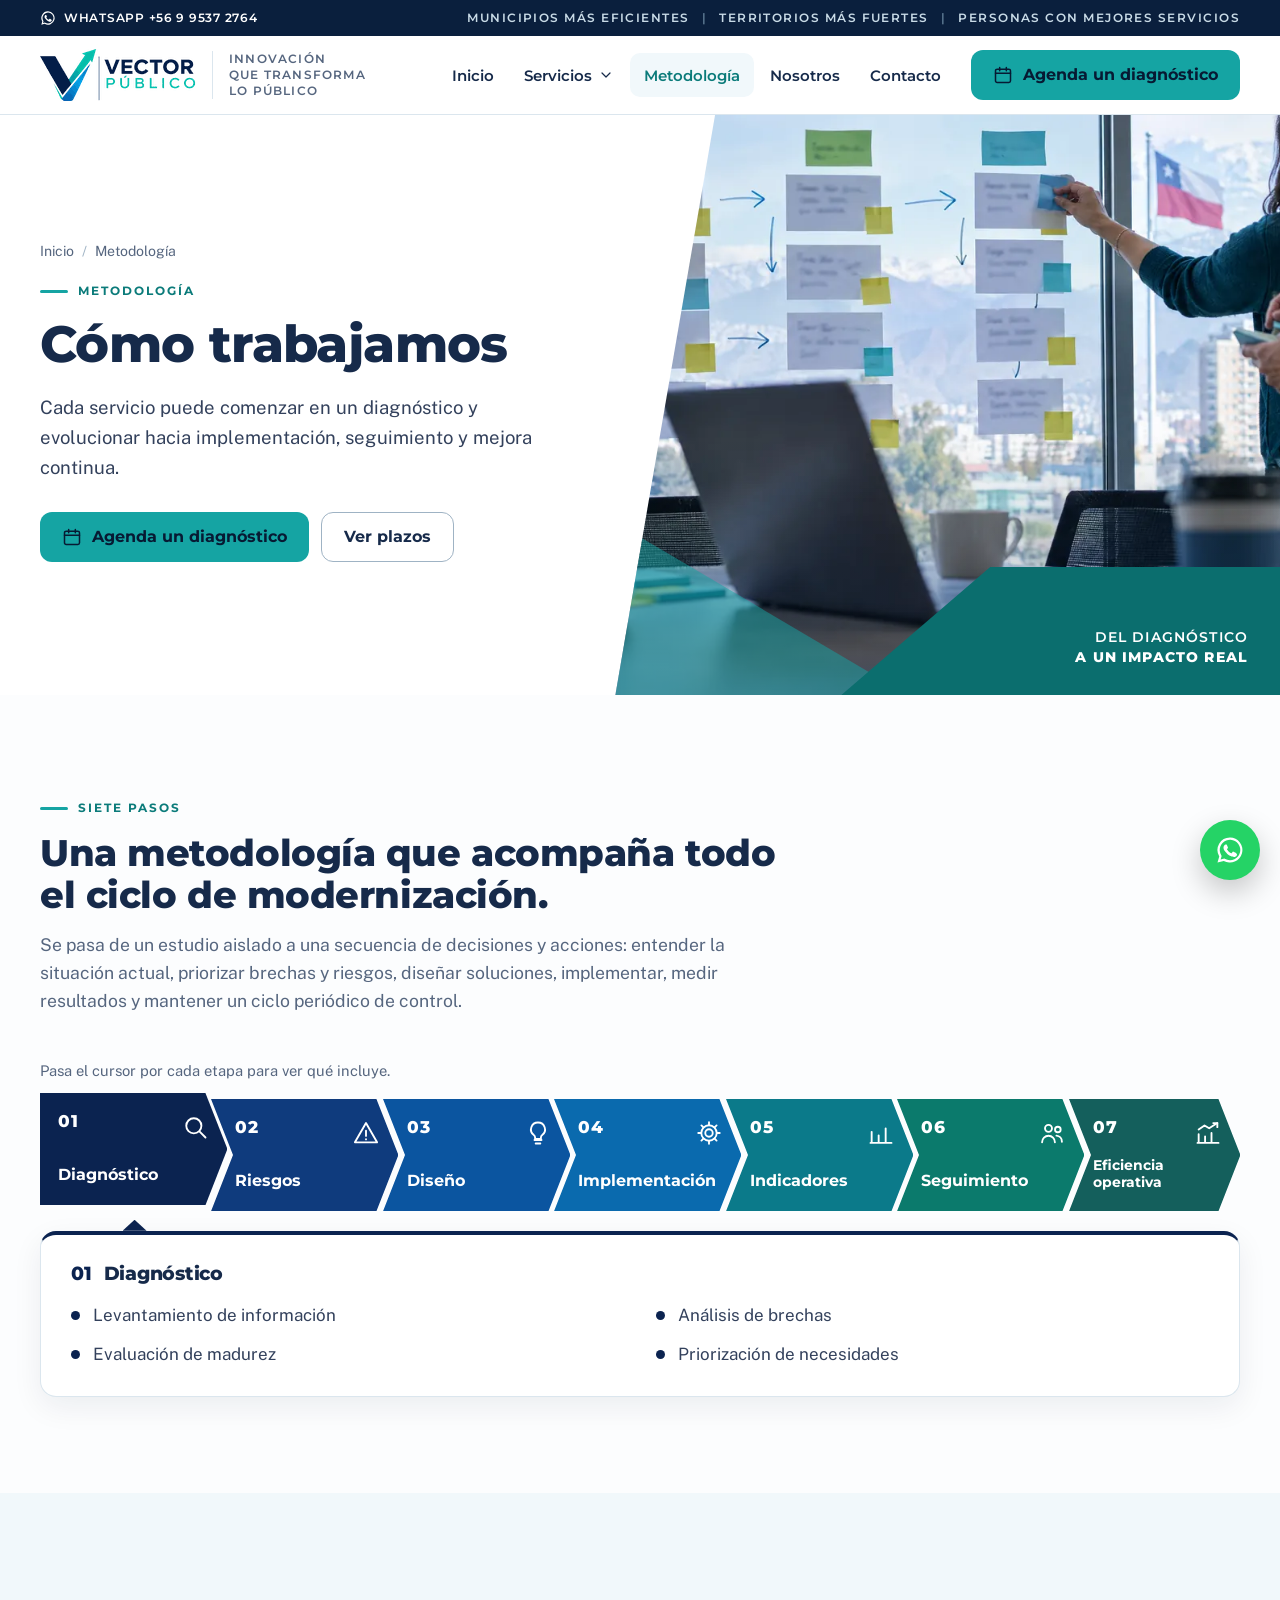
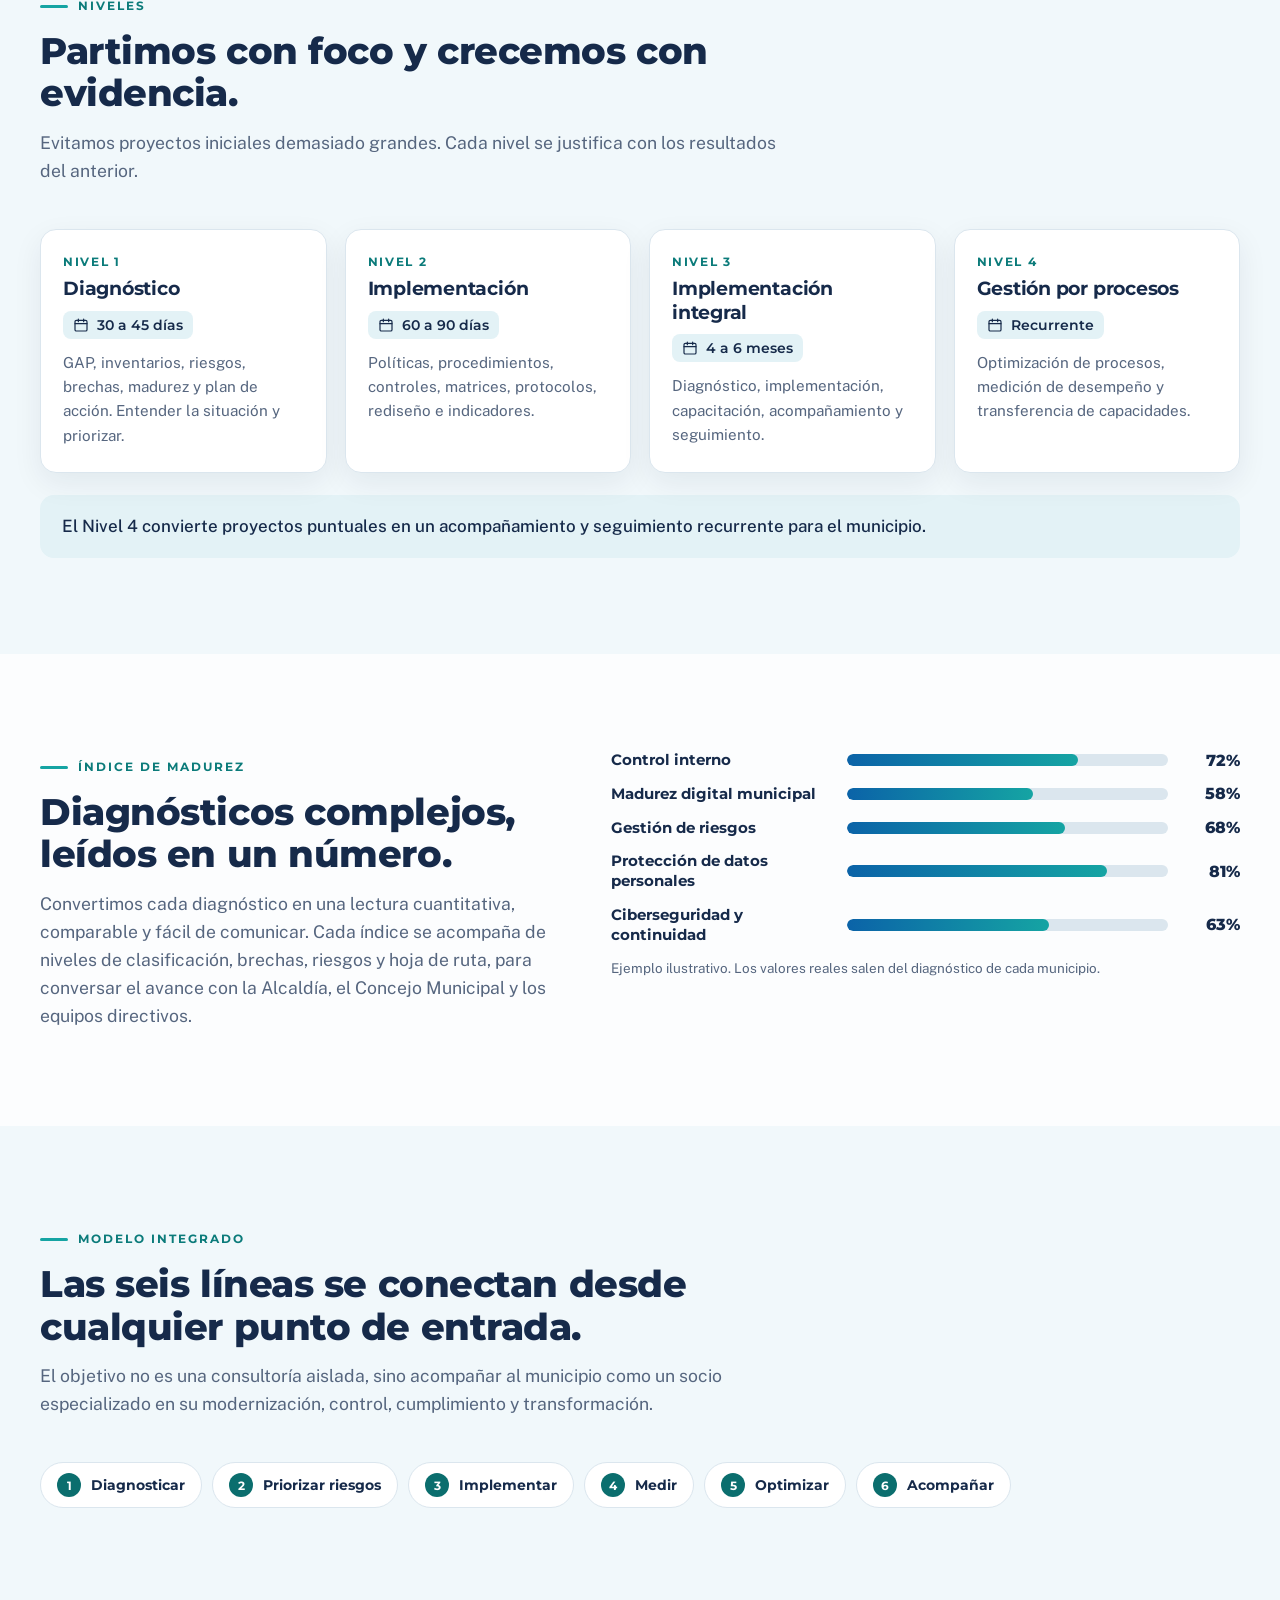
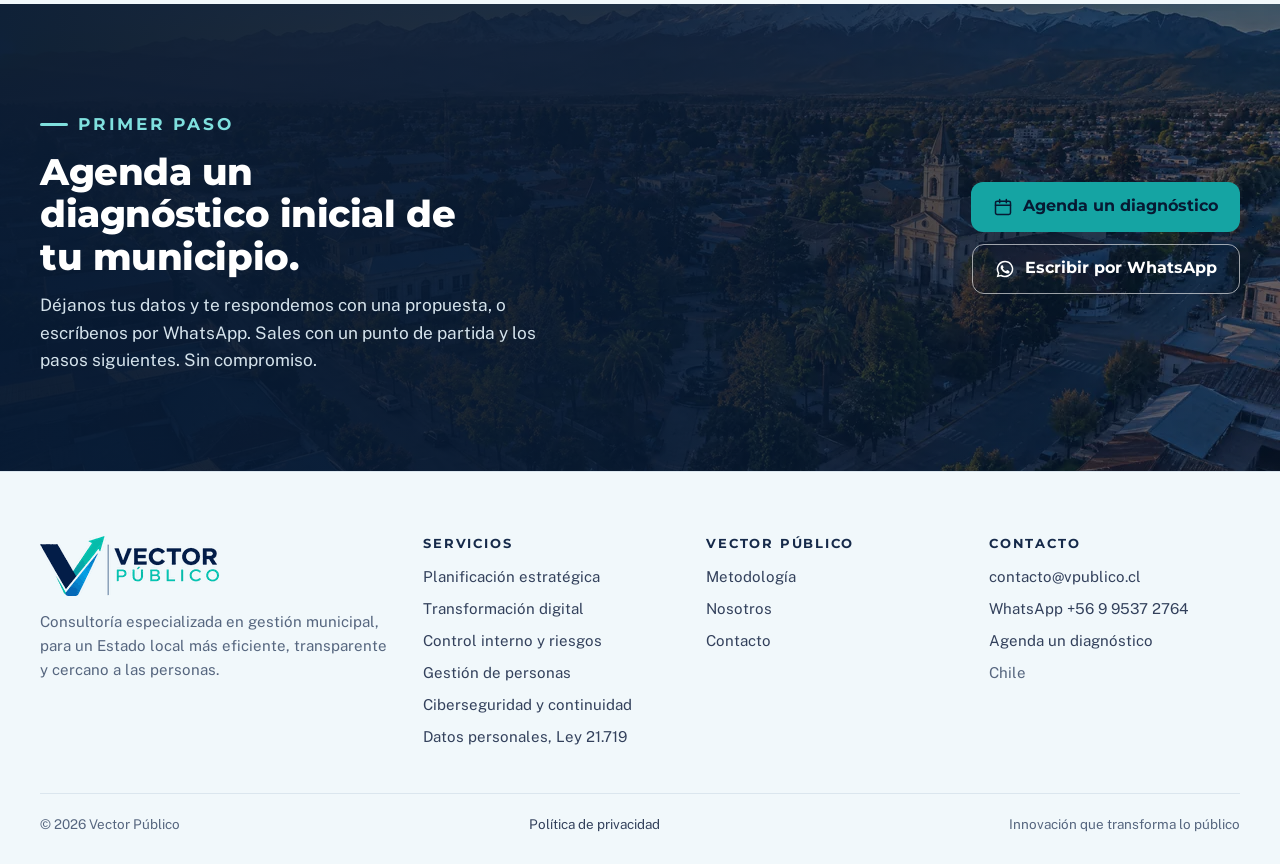
<file: metodologia.html>
<!doctype html>
<html lang="es-CL">
<head>
<meta charset="utf-8">
<meta name="viewport" content="width=device-width, initial-scale=1">
<title>Metodología · Vector Público</title>
<meta name="description" content="Cómo trabaja Vector Público: siete pasos desde el diagnóstico hasta la eficiencia operativa, cuatro niveles de servicio y un índice de madurez para cada municipio.">
<meta name="theme-color" content="#0a1f3d">
<link rel="canonical" href="https://www.vpublico.cl/metodologia.html">
<meta property="og:type" content="website">
<meta property="og:locale" content="es_CL">
<meta property="og:site_name" content="Vector Público">
<meta property="og:title" content="Metodología · Vector Público">
<meta property="og:description" content="Cómo trabaja Vector Público: siete pasos desde el diagnóstico hasta la eficiencia operativa, cuatro niveles de servicio y un índice de madurez para cada municipio.">
<meta property="og:url" content="https://www.vpublico.cl/metodologia.html">
<meta property="og:image" content="https://www.vpublico.cl/assets/img/og-1200.jpg">
<link rel="icon" type="image/png" sizes="64x64" href="assets/favicon-64.png">
<link rel="apple-touch-icon" href="assets/apple-touch-icon.png">
<link rel="preload" href="assets/fonts/montserrat-latin.woff2" as="font" type="font/woff2" crossorigin>
<link rel="preload" href="assets/fonts/publicsans-latin.woff2" as="font" type="font/woff2" crossorigin>
<link rel="stylesheet" href="assets/site.css">
<script>document.documentElement.classList.add('js');setTimeout(function(){if(!window.VP_READY)document.documentElement.classList.remove('js')},3000)</script>
</head>
<body>
<a class="skip" href="#contenido">Saltar al contenido</a>
<svg width="0" height="0" style="position:absolute" aria-hidden="true" focusable="false"><symbol id="i-columns" viewBox="0 0 24 24"><path d="M3 9.5L12 4l9 5.5"/><path d="M4 21h16M5 18h14"/><path d="M6.5 10.5V18M10.5 10.5V18M13.5 10.5V18M17.5 10.5V18"/></symbol><symbol id="i-gear" viewBox="0 0 24 24"><circle cx="12" cy="12" r="3.2"/><path d="M12 2.8v2.4M12 18.8v2.4M2.8 12h2.4M18.8 12h2.4M5.5 5.5l1.7 1.7M16.8 16.8l1.7 1.7M5.5 18.5l1.7-1.7M16.8 7.2l1.7-1.7"/><circle cx="12" cy="12" r="6.6"/></symbol><symbol id="i-shield" viewBox="0 0 24 24"><path d="M12 3l8 3v6c0 5-3.5 8.2-8 9-4.5-.8-8-4-8-9V6l8-3z"/><path d="M8.6 12.2l2.4 2.4 4.5-4.8"/></symbol><symbol id="i-laptop" viewBox="0 0 24 24"><rect x="4" y="5" width="16" height="11" rx="1.6"/><path d="M2 19.5h20"/></symbol><symbol id="i-doccheck" viewBox="0 0 24 24"><path d="M14 3H7a2 2 0 0 0-2 2v14a2 2 0 0 0 2 2h10a2 2 0 0 0 2-2V8z"/><path d="M14 3v5h5"/><path d="M9 14.5l2 2 4-4"/></symbol><symbol id="i-doc" viewBox="0 0 24 24"><path d="M14 3H7a2 2 0 0 0-2 2v14a2 2 0 0 0 2 2h10a2 2 0 0 0 2-2V8z"/><path d="M14 3v5h5M9 13h6M9 17h6"/></symbol><symbol id="i-doclock" viewBox="0 0 24 24"><path d="M13 21H7a2 2 0 0 1-2-2V5a2 2 0 0 1 2-2h7l5 5v3"/><path d="M14 3v5h5"/><rect x="14" y="15" width="7" height="6" rx="1"/><path d="M15.8 15v-1.6a1.7 1.7 0 0 1 3.4 0V15"/></symbol><symbol id="i-map" viewBox="0 0 24 24"><path d="M9 4L3 6v14l6-2 6 2 6-2V4l-6 2-6-2z"/><path d="M9 4v14M15 6v14"/></symbol><symbol id="i-org" viewBox="0 0 24 24"><rect x="9" y="3" width="6" height="4.5" rx="1"/><rect x="3" y="16.5" width="6" height="4.5" rx="1"/><rect x="15" y="16.5" width="6" height="4.5" rx="1"/><path d="M12 7.5v4.5M6 16.5V12h12v4.5"/></symbol><symbol id="i-database" viewBox="0 0 24 24"><ellipse cx="12" cy="5.5" rx="7" ry="2.6"/><path d="M5 5.5v13c0 1.4 3.1 2.6 7 2.6s7-1.2 7-2.6v-13"/><path d="M5 12c0 1.4 3.1 2.6 7 2.6s7-1.2 7-2.6"/></symbol><symbol id="i-people" viewBox="0 0 24 24"><circle cx="9" cy="8" r="3"/><path d="M3.5 20c0-3.2 2.5-5.6 5.5-5.6s5.5 2.4 5.5 5.6"/><circle cx="17" cy="9" r="2.4"/><path d="M15.8 14.2c2.6.2 4.7 2.3 4.7 5.3"/></symbol><symbol id="i-user" viewBox="0 0 24 24"><circle cx="12" cy="8" r="4"/><path d="M4.5 21c0-4.2 3.4-7.5 7.5-7.5s7.5 3.3 7.5 7.5"/></symbol><symbol id="i-target" viewBox="0 0 24 24"><circle cx="12" cy="12" r="8.5"/><circle cx="12" cy="12" r="4.6"/><circle cx="12" cy="12" r="1.2"/></symbol><symbol id="i-chart" viewBox="0 0 24 24"><path d="M4 20V11M10 20v-6M16 20V8M3 20.5h18"/></symbol><symbol id="i-chartup" viewBox="0 0 24 24"><path d="M4 20V13M9.5 20v-5M15 20v-8M3 20.5h18"/><path d="M4 9l5-3.5 4 2.5 7-4.5"/><path d="M16.5 3.5H20V7"/></symbol><symbol id="i-check" viewBox="0 0 24 24"><path d="M5 12.5l4.5 4.5L19 7.5"/></symbol><symbol id="i-arrow" viewBox="0 0 24 24"><path d="M5 12h14M13 6l6 6-6 6"/></symbol><symbol id="i-chevron" viewBox="0 0 24 24"><path d="M6 9l6 6 6-6"/></symbol><symbol id="i-plus" viewBox="0 0 24 24"><path d="M12 5v14M5 12h14"/></symbol><symbol id="i-clock" viewBox="0 0 24 24"><circle cx="12" cy="12" r="9"/><path d="M12 7v5l3 2"/></symbol><symbol id="i-calendar" viewBox="0 0 24 24"><rect x="3" y="5" width="18" height="16" rx="2"/><path d="M3 10h18M8 3v4M16 3v4"/></symbol><symbol id="i-bulb" viewBox="0 0 24 24"><path d="M9 18h6M10 21h4"/><path d="M12 3a6 6 0 0 0-3.6 10.8c.7.5 1.1 1.3 1.1 2.1V17h5v-1.1c0-.8.4-1.6 1.1-2.1A6 6 0 0 0 12 3z"/></symbol><symbol id="i-search" viewBox="0 0 24 24"><circle cx="11" cy="11" r="6.5"/><path d="M16 16l5 5"/></symbol><symbol id="i-alert" viewBox="0 0 24 24"><path d="M12 3.5l9.5 16.5h-19z"/><path d="M12 10v4.5M12 17.4v.1"/></symbol><symbol id="i-folder" viewBox="0 0 24 24"><path d="M3 7a2 2 0 0 1 2-2h4l2 2h8a2 2 0 0 1 2 2v8a2 2 0 0 1-2 2H5a2 2 0 0 1-2-2z"/></symbol><symbol id="i-network" viewBox="0 0 24 24"><circle cx="12" cy="5" r="2.5"/><circle cx="5" cy="18.5" r="2.5"/><circle cx="19" cy="18.5" r="2.5"/><path d="M12 7.5v4M12 11.5L6.6 16.6M12 11.5l5.4 5.1"/></symbol><symbol id="i-route" viewBox="0 0 24 24"><circle cx="6" cy="19" r="2"/><circle cx="18" cy="5" r="2"/><path d="M8 19h6.5a3.5 3.5 0 0 0 0-7h-5a3.5 3.5 0 0 1 0-7H16"/></symbol><symbol id="i-refresh" viewBox="0 0 24 24"><path d="M20 11a8 8 0 0 0-14.3-4.9L4 8"/><path d="M4 4v4h4"/><path d="M4 13a8 8 0 0 0 14.3 4.9L20 16"/><path d="M20 20v-4h-4"/></symbol><symbol id="i-leaf" viewBox="0 0 24 24"><path d="M5 19c0-8 5.5-13.5 15-14-.4 9.6-6 15-14 15"/><path d="M5 19c3.5-3.8 6.5-6.4 10-8.4"/></symbol><symbol id="i-coins" viewBox="0 0 24 24"><ellipse cx="9" cy="7" rx="5.5" ry="2.5"/><path d="M3.5 7v4c0 1.4 2.5 2.5 5.5 2.5s5.5-1.1 5.5-2.5V7"/><path d="M9.5 16.3c.9 1.3 3.2 2.2 5.5 2.2 3 0 5.5-1.1 5.5-2.5v-4c0-1.2-1.6-2.2-4-2.5"/></symbol><symbol id="i-chat" viewBox="0 0 24 24"><path d="M4 5h16v11H9.5L5 20v-4H4z"/></symbol><symbol id="i-cap" viewBox="0 0 24 24"><path d="M2 9.5L12 5l10 4.5L12 14z"/><path d="M6 11.5V16c0 1.2 2.7 3 6 3s6-1.8 6-3v-4.5"/></symbol><symbol id="i-menu" viewBox="0 0 24 24"><path d="M4 7h16M4 12h16M4 17h16"/></symbol><symbol id="i-close" viewBox="0 0 24 24"><path d="M6 6l12 12M18 6L6 18"/></symbol><symbol id="i-pin" viewBox="0 0 24 24"><path d="M12 21s-6.5-6-6.5-11a6.5 6.5 0 0 1 13 0c0 5-6.5 11-6.5 11z"/><circle cx="12" cy="10" r="2.4"/></symbol><symbol id="i-layers" viewBox="0 0 24 24"><path d="M12 3l9 5-9 5-9-5 9-5z"/><path d="M3 13l9 5 9-5"/></symbol><symbol id="i-globe" viewBox="0 0 24 24"><circle cx="12" cy="12" r="9"/><path d="M3 12h18M12 3c2.5 2.5 3.8 5.5 3.8 9s-1.3 6.5-3.8 9c-2.5-2.5-3.8-5.5-3.8-9S9.5 5.5 12 3z"/></symbol><symbol id="i-whatsapp" viewBox="0 0 24 24"><path d="M12 2a10 10 0 0 0-8.6 15.1L2 22l5-1.3A10 10 0 1 0 12 2zm0 18.2a8.2 8.2 0 0 1-4.2-1.2l-.3-.2-3 .8.8-2.9-.2-.3A8.2 8.2 0 1 1 12 20.2zm4.5-6.1c-.2-.1-1.5-.7-1.7-.8-.2-.1-.4-.1-.6.1l-.8 1c-.1.2-.3.2-.5.1a6.7 6.7 0 0 1-3.3-2.9c-.3-.4.2-.4.7-1.3.1-.2 0-.3 0-.5l-.8-1.8c-.2-.5-.4-.4-.6-.4h-.5a1 1 0 0 0-.7.3 3 3 0 0 0-.9 2.2c0 1.3.9 2.5 1.1 2.7.1.2 1.9 2.9 4.6 4 1.7.7 2.3.8 3.2.7.5-.1 1.5-.6 1.7-1.2.2-.6.2-1.1.2-1.2-.1-.1-.3-.2-.6-.3z"/></symbol></svg>
<div class="topbar"><div class="wrap"><a href="https://wa.me/56995372764?text=Hola%2C%20quiero%20agendar%20un%20diagn%C3%B3stico%20inicial%20para%20mi%20municipio." target="_blank" rel="noopener"><svg class="ic fill" aria-hidden="true" focusable="false"><use href="#i-whatsapp"/></svg>WhatsApp +56 9 9537 2764</a><p class="claims"><span>Municipios más eficientes</span><span>Territorios más fuertes</span><span>Personas con mejores servicios</span></p></div></div>
<header class="site-header">
<div class="wrap">
<a class="brand" href="index.html" aria-label="Vector Público, ir al inicio"><img src="assets/logo-marca-156.png" srcset="assets/logo-marca-156.png 1x, assets/logo-marca-195.png 1.25x, assets/logo-marca-234.png 1.5x, assets/logo-marca-312.png 2x, assets/logo-marca-468.png 3x" alt="Vector Público" width="156" height="52"><span class="brand-tag">Innovación<br>que transforma<br>lo público</span></a>
<nav class="nav" id="menu" aria-label="Principal">
<ul>
<li><a class="navlink" href="index.html">Inicio</a></li>
<li class="dd"><button class="dd-btn" type="button" aria-expanded="false" aria-controls="dd-servicios">Servicios<svg class="ic chev" aria-hidden="true" focusable="false"><use href="#i-chevron"/></svg></button>
<div class="dd-menu" id="dd-servicios"><a href="servicios/planificacion-estrategica.html"><svg class="ic" aria-hidden="true" focusable="false"><use href="#i-map"/></svg><span><b>Planificación estratégica y desarrollo territorial</b><small>PLADECO, PLADETUR, participación e indicadores</small></span></a><a href="servicios/transformacion-digital.html"><svg class="ic" aria-hidden="true" focusable="false"><use href="#i-laptop"/></svg><span><b>Transformación digital y modernización municipal</b><small>Madurez digital, procesos, trámites e interoperabilidad</small></span></a><a href="servicios/control-interno.html"><svg class="ic" aria-hidden="true" focusable="false"><use href="#i-shield"/></svg><span><b>Control interno y gestión de riesgos</b><small>COSO III, mapa de riesgos, controles y seguimiento</small></span></a><a href="servicios/gestion-de-personas.html"><svg class="ic" aria-hidden="true" focusable="false"><use href="#i-org"/></svg><span><b>Gestión de personas y estructura organizacional</b><small>Plantas, dotación, cargas de trabajo y RR.HH.</small></span></a><a href="servicios/ciberseguridad.html"><svg class="ic" aria-hidden="true" focusable="false"><use href="#i-database"/></svg><span><b>Ciberseguridad, gobierno de datos y continuidad operacional</b><small>Activos críticos, accesos, respaldos y continuidad</small></span></a><a href="servicios/proteccion-de-datos.html"><svg class="ic" aria-hidden="true" focusable="false"><use href="#i-doclock"/></svg><span><b>Protección de datos personales, Ley 21.719</b><small>Diagnóstico de cumplimiento, inventario y políticas</small></span></a></div></li>
<li><a class="navlink" href="metodologia.html" aria-current="page">Metodología</a></li>
<li><a class="navlink" href="nosotros.html">Nosotros</a></li>
<li><a class="navlink" href="contacto.html">Contacto</a></li>
</ul>
<a class="btn header-cta" href="contacto.html#formulario"><svg class="ic" aria-hidden="true" focusable="false"><use href="#i-calendar"/></svg>Agenda un diagnóstico</a>
</nav>
<button class="menu-btn" type="button" aria-expanded="false" aria-controls="menu" aria-label="Abrir menú"><svg class="ic i-open" aria-hidden="true" focusable="false"><use href="#i-menu"/></svg><svg class="ic i-close" aria-hidden="true" focusable="false"><use href="#i-close"/></svg></button>
</div>
</header>
<main id="contenido" tabindex="-1">
<section class="page-hero">
<div class="hero-grid">
<div class="hero-copy">
<nav class="crumbs" aria-label="Ruta"><a href="index.html">Inicio</a><span aria-hidden="true">/</span><span aria-current="page">Metodología</span></nav>
<p class="kicker">Metodología</p>
<h1>Cómo trabajamos</h1>
<p class="lead">Cada servicio puede comenzar en un diagnóstico y evolucionar hacia implementación, seguimiento y mejora continua.</p>
<div class="actions"><a class="btn" href="contacto.html#formulario"><svg class="ic" aria-hidden="true" focusable="false"><use href="#i-calendar"/></svg>Agenda un diagnóstico</a><a class="btn btn-ghost" href="#niveles">Ver plazos</a></div>
</div>
<figure class="hero-media"><picture><source type="image/webp" srcset="assets/img/metodologia-640.webp 640w, assets/img/metodologia-960.webp 960w, assets/img/metodologia-1280.webp 1280w, assets/img/metodologia-1600.webp 1600w, assets/img/metodologia-1920.webp 1920w, assets/img/metodologia-2400.webp 2400w" sizes="(max-width: 900px) 100vw, (min-width: 1877px) 55vw, 1032px"><img src="assets/img/metodologia-960.jpg" srcset="assets/img/metodologia-960.jpg 960w, assets/img/metodologia-1600.jpg 1600w" sizes="(max-width: 900px) 100vw, (min-width: 1877px) 55vw, 1032px" width="1600" height="900" alt="Equipo arma una hoja de ruta con tarjetas sobre un muro de vidrio" style="object-position:45% 50%" loading="eager" decoding="async" fetchpriority="high"></picture><span class="tri" aria-hidden="true"></span><p class="claim"><span>Del diagnóstico</span> <b>a un impacto real</b></p></figure>
</div>
</section><section class="section">
<div class="wrap">
<div class="sec-head reveal"><p class="kicker">Siete pasos</p><h2>Una metodología que acompaña todo el ciclo de modernización.</h2><p class="lede">Se pasa de un estudio aislado a una secuencia de decisiones y acciones: entender la situación actual, priorizar brechas y riesgos, diseñar soluciones, implementar, medir resultados y mantener un ciclo periódico de control.</p></div>
<div class="flow reveal" data-flow>
<p class="flow-hint"><span class="h-fine">Pasa el cursor por cada etapa para ver qué incluye.</span><span class="h-touch">Toca una etapa para ver qué incluye.</span></p>
<div class="flow-steps"><div class="flow-step is-open" style="--c:#0b2350;--i:1"><button class="flow-chev" type="button" id="etapa-1-btn" aria-controls="etapa-1"><span class="flow-n">01</span><svg class="ic" aria-hidden="true" focusable="false"><use href="#i-search"/></svg><span class="flow-t">Diagnóstico</span><svg class="ic flow-i" aria-hidden="true" focusable="false"><use href="#i-chevron"/></svg></button><div class="flow-panel" id="etapa-1" role="region" aria-labelledby="etapa-1-btn"><h3><span>01</span>Diagnóstico</h3><ul><li>Levantamiento de información</li><li>Análisis de brechas</li><li>Evaluación de madurez</li><li>Priorización de necesidades</li></ul></div></div><div class="flow-step" style="--c:#0f3b7d;--i:2"><button class="flow-chev" type="button" id="etapa-2-btn" aria-controls="etapa-2"><span class="flow-n">02</span><svg class="ic" aria-hidden="true" focusable="false"><use href="#i-alert"/></svg><span class="flow-t">Riesgos</span><svg class="ic flow-i" aria-hidden="true" focusable="false"><use href="#i-chevron"/></svg></button><div class="flow-panel" id="etapa-2" role="region" aria-labelledby="etapa-2-btn"><h3><span>02</span>Riesgos</h3><ul><li>Identificación de riesgos</li><li>Evaluación de impacto</li><li>Definición de controles</li><li>Elaboración de planes de tratamiento</li></ul></div></div><div class="flow-step" style="--c:#0b55a0;--i:3"><button class="flow-chev" type="button" id="etapa-3-btn" aria-controls="etapa-3"><span class="flow-n">03</span><svg class="ic" aria-hidden="true" focusable="false"><use href="#i-bulb"/></svg><span class="flow-t">Diseño</span><svg class="ic flow-i" aria-hidden="true" focusable="false"><use href="#i-chevron"/></svg></button><div class="flow-panel" id="etapa-3" role="region" aria-labelledby="etapa-3-btn"><h3><span>03</span>Diseño</h3><ul><li>Diseño de soluciones</li><li>Rediseño de procesos</li><li>Definición de modelo operativo</li><li>Plan de implementación</li></ul></div></div><div class="flow-step" style="--c:#0a6aae;--i:4"><button class="flow-chev" type="button" id="etapa-4-btn" aria-controls="etapa-4"><span class="flow-n">04</span><svg class="ic" aria-hidden="true" focusable="false"><use href="#i-gear"/></svg><span class="flow-t">Implementación</span><svg class="ic flow-i" aria-hidden="true" focusable="false"><use href="#i-chevron"/></svg></button><div class="flow-panel" id="etapa-4" role="region" aria-labelledby="etapa-4-btn"><h3><span>04</span>Implementación</h3><ul><li>Ejecución de proyectos</li><li>Acompañamiento al cambio</li><li>Capacitación</li><li>Puesta en marcha</li></ul></div></div><div class="flow-step" style="--c:#0b7a8a;--i:5"><button class="flow-chev" type="button" id="etapa-5-btn" aria-controls="etapa-5"><span class="flow-n">05</span><svg class="ic" aria-hidden="true" focusable="false"><use href="#i-chart"/></svg><span class="flow-t">Indicadores</span><svg class="ic flow-i" aria-hidden="true" focusable="false"><use href="#i-chevron"/></svg></button><div class="flow-panel" id="etapa-5" role="region" aria-labelledby="etapa-5-btn"><h3><span>05</span>Indicadores</h3><ul><li>Definición de KPI</li><li>Tableros de control</li><li>Medición de resultados</li><li>Reportes de avance</li></ul></div></div><div class="flow-step" style="--c:#0b7a6c;--i:6"><button class="flow-chev" type="button" id="etapa-6-btn" aria-controls="etapa-6"><span class="flow-n">06</span><svg class="ic" aria-hidden="true" focusable="false"><use href="#i-people"/></svg><span class="flow-t">Seguimiento</span><svg class="ic flow-i" aria-hidden="true" focusable="false"><use href="#i-chevron"/></svg></button><div class="flow-panel" id="etapa-6" role="region" aria-labelledby="etapa-6-btn"><h3><span>06</span>Seguimiento</h3><ul><li>Monitoreo continuo</li><li>Ajustes y mejoras</li><li>Transferencia de capacidades</li><li>Soporte especializado</li></ul></div></div><div class="flow-step" style="--c:#145f5c;--i:7"><button class="flow-chev" type="button" id="etapa-7-btn" aria-controls="etapa-7"><span class="flow-n">07</span><svg class="ic" aria-hidden="true" focusable="false"><use href="#i-chartup"/></svg><span class="flow-t">Eficiencia operativa</span><svg class="ic flow-i" aria-hidden="true" focusable="false"><use href="#i-chevron"/></svg></button><div class="flow-panel" id="etapa-7" role="region" aria-labelledby="etapa-7-btn"><h3 class="long"><span>07</span>Eficiencia operativa, aumento de productividad y disminución de costos</h3><ul><li>Optimización de procesos</li><li>Automatización y uso eficiente de recursos</li><li>Reducción de costos operativos</li><li>Mayor productividad en la gestión municipal</li></ul></div></div></div>
</div>
</div>
</section>

<section class="section sky" id="niveles">
<div class="wrap">
<div class="sec-head reveal"><p class="kicker">Niveles</p><h2>Partimos con foco y crecemos con evidencia.</h2><p class="lede">Evitamos proyectos iniciales demasiado grandes. Cada nivel se justifica con los resultados del anterior.</p></div>
<div class="levels stagger"><article class="level"><p class="tag">Nivel 1</p><h3>Diagnóstico</h3><span class="dur"><svg class="ic" aria-hidden="true" focusable="false"><use href="#i-calendar"/></svg>30 a 45 días</span><p>GAP, inventarios, riesgos, brechas, madurez y plan de acción. Entender la situación y priorizar.</p></article><article class="level"><p class="tag">Nivel 2</p><h3>Implementación</h3><span class="dur"><svg class="ic" aria-hidden="true" focusable="false"><use href="#i-calendar"/></svg>60 a 90 días</span><p>Políticas, procedimientos, controles, matrices, protocolos, rediseño e indicadores.</p></article><article class="level"><p class="tag">Nivel 3</p><h3>Implementación integral</h3><span class="dur"><svg class="ic" aria-hidden="true" focusable="false"><use href="#i-calendar"/></svg>4 a 6 meses</span><p>Diagnóstico, implementación, capacitación, acompañamiento y seguimiento.</p></article><article class="level"><p class="tag">Nivel 4</p><h3>Gestión por procesos</h3><span class="dur"><svg class="ic" aria-hidden="true" focusable="false"><use href="#i-calendar"/></svg>Recurrente</span><p>Optimización de procesos, medición de desempeño y transferencia de capacidades.</p></article></div>
<p class="levels-note reveal">El Nivel 4 convierte proyectos puntuales en un acompañamiento y seguimiento recurrente para el municipio.</p>
</div>
</section>

<section class="section">
<div class="wrap split">
<div class="reveal"><p class="kicker">Índice de madurez</p><h2>Diagnósticos complejos, leídos en un número.</h2><p class="lede">Convertimos cada diagnóstico en una lectura cuantitativa, comparable y fácil de comunicar. Cada índice se acompaña de niveles de clasificación, brechas, riesgos y hoja de ruta, para conversar el avance con la Alcaldía, el Concejo Municipal y los equipos directivos.</p></div>
<div class="reveal"><ul class="index-rows"><li><b>Control interno</b><span class="bar"><i style="--v:72%"></i></span><span class="pct">72%</span></li><li><b>Madurez digital municipal</b><span class="bar"><i style="--v:58%"></i></span><span class="pct">58%</span></li><li><b>Gestión de riesgos</b><span class="bar"><i style="--v:68%"></i></span><span class="pct">68%</span></li><li><b>Protección de datos personales</b><span class="bar"><i style="--v:81%"></i></span><span class="pct">81%</span></li><li><b>Ciberseguridad y continuidad</b><span class="bar"><i style="--v:63%"></i></span><span class="pct">63%</span></li></ul><p class="illustrative">Ejemplo ilustrativo. Los valores reales salen del diagnóstico de cada municipio.</p></div>
</div>
</section>

<section class="section sky">
<div class="wrap">
<div class="sec-head reveal"><p class="kicker">Modelo integrado</p><h2>Las seis líneas se conectan desde cualquier punto de entrada.</h2><p class="lede">El objetivo no es una consultoría aislada, sino acompañar al municipio como un socio especializado en su modernización, control, cumplimiento y transformación.</p></div>
<ol class="sequence stagger"><li><span>1</span>Diagnosticar</li><li><span>2</span>Priorizar riesgos</li><li><span>3</span>Implementar</li><li><span>4</span>Medir</li><li><span>5</span>Optimizar</li><li><span>6</span>Acompañar</li></ol>
</div>
</section>
<section class="cta-band" aria-labelledby="cta-t">
<div class="bg" aria-hidden="true"><picture><source type="image/webp" srcset="assets/img/contacto-640.webp 640w, assets/img/contacto-960.webp 960w, assets/img/contacto-1280.webp 1280w, assets/img/contacto-1600.webp 1600w, assets/img/contacto-1920.webp 1920w, assets/img/contacto-2400.webp 2400w" sizes="100vw"><img src="assets/img/contacto-960.jpg" srcset="assets/img/contacto-960.jpg 960w, assets/img/contacto-1600.jpg 1600w" sizes="100vw" width="1600" height="900" alt="" style="object-position:50% 60%" loading="lazy" decoding="async"></picture></div>
<div class="wrap reveal">
<div><p class="kicker">Primer paso</p><h2 id="cta-t">Agenda un diagnóstico inicial de tu municipio.</h2><p>Déjanos tus datos y te respondemos con una propuesta, o escríbenos por WhatsApp. Sales con un punto de partida y los pasos siguientes. Sin compromiso.</p></div>
<div class="actions"><a class="btn" href="contacto.html#formulario"><svg class="ic" aria-hidden="true" focusable="false"><use href="#i-calendar"/></svg>Agenda un diagnóstico</a><a class="btn btn-outline-light" href="https://wa.me/56995372764?text=Hola%2C%20quiero%20agendar%20un%20diagn%C3%B3stico%20inicial%20para%20mi%20municipio." target="_blank" rel="noopener"><svg class="ic fill" aria-hidden="true" focusable="false"><use href="#i-whatsapp"/></svg>Escribir por WhatsApp</a></div>
</div>
</section>
</main>
<footer class="site-footer">
<div class="wrap">
<div class="cols">
<div><img src="assets/logo-marca-180.png" srcset="assets/logo-marca-180.png 1x, assets/logo-marca-225.png 1.25x, assets/logo-marca-270.png 1.5x, assets/logo-marca-360.png 2x, assets/logo-marca-540.png 3x" alt="Vector Público" width="180" height="60" loading="lazy"><p>Consultoría especializada en gestión municipal, para un Estado local más eficiente, transparente y cercano a las personas.</p></div>
<div><h4>Servicios</h4><ul><li><a href="servicios/planificacion-estrategica.html">Planificación estratégica</a></li><li><a href="servicios/transformacion-digital.html">Transformación digital</a></li><li><a href="servicios/control-interno.html">Control interno y riesgos</a></li><li><a href="servicios/gestion-de-personas.html">Gestión de personas</a></li><li><a href="servicios/ciberseguridad.html">Ciberseguridad y continuidad</a></li><li><a href="servicios/proteccion-de-datos.html">Datos personales, Ley 21.719</a></li></ul></div>
<div><h4>Vector Público</h4><ul><li><a href="metodologia.html">Metodología</a></li><li><a href="nosotros.html">Nosotros</a></li><li><a href="contacto.html">Contacto</a></li></ul></div>
<div><h4>Contacto</h4><ul><li><a href="mailto:contacto@vpublico.cl">contacto@vpublico.cl</a></li><li><a href="https://wa.me/56995372764?text=Hola%2C%20quiero%20agendar%20un%20diagn%C3%B3stico%20inicial%20para%20mi%20municipio." target="_blank" rel="noopener">WhatsApp +56 9 9537 2764</a></li><li><a href="contacto.html#formulario">Agenda un diagnóstico</a></li><li>Chile</li></ul></div>
</div>
<div class="legal"><span>© 2026 Vector Público</span><a href="privacidad.html">Política de privacidad</a><span>Innovación que transforma lo público</span></div>
</div>
</footer>
<a class="wa-float" href="https://wa.me/56995372764?text=Hola%2C%20quiero%20agendar%20un%20diagn%C3%B3stico%20inicial%20para%20mi%20municipio." target="_blank" rel="noopener" aria-label="Escribir por WhatsApp a Vector Público"><svg class="ic fill" aria-hidden="true" focusable="false"><use href="#i-whatsapp"/></svg></a>
<script src="assets/site.js" defer></script>
</body>
</html>
</file>
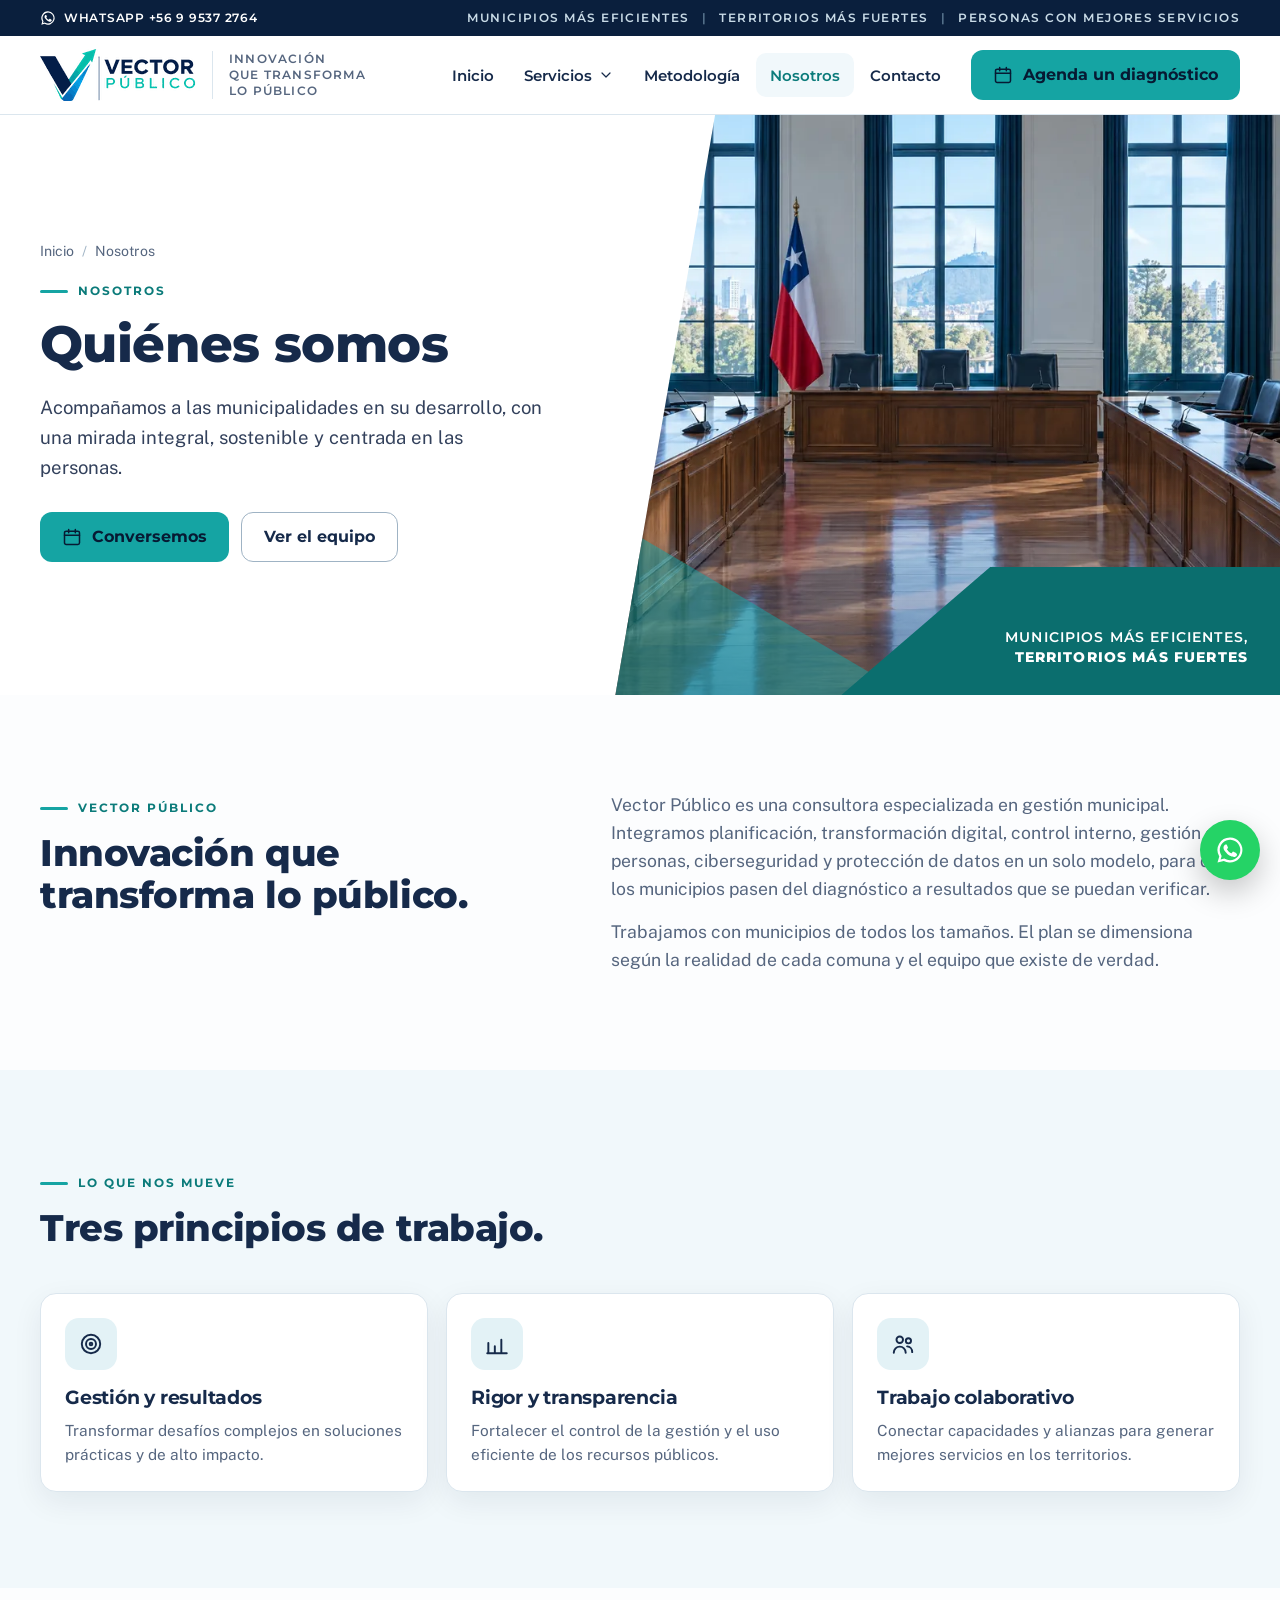
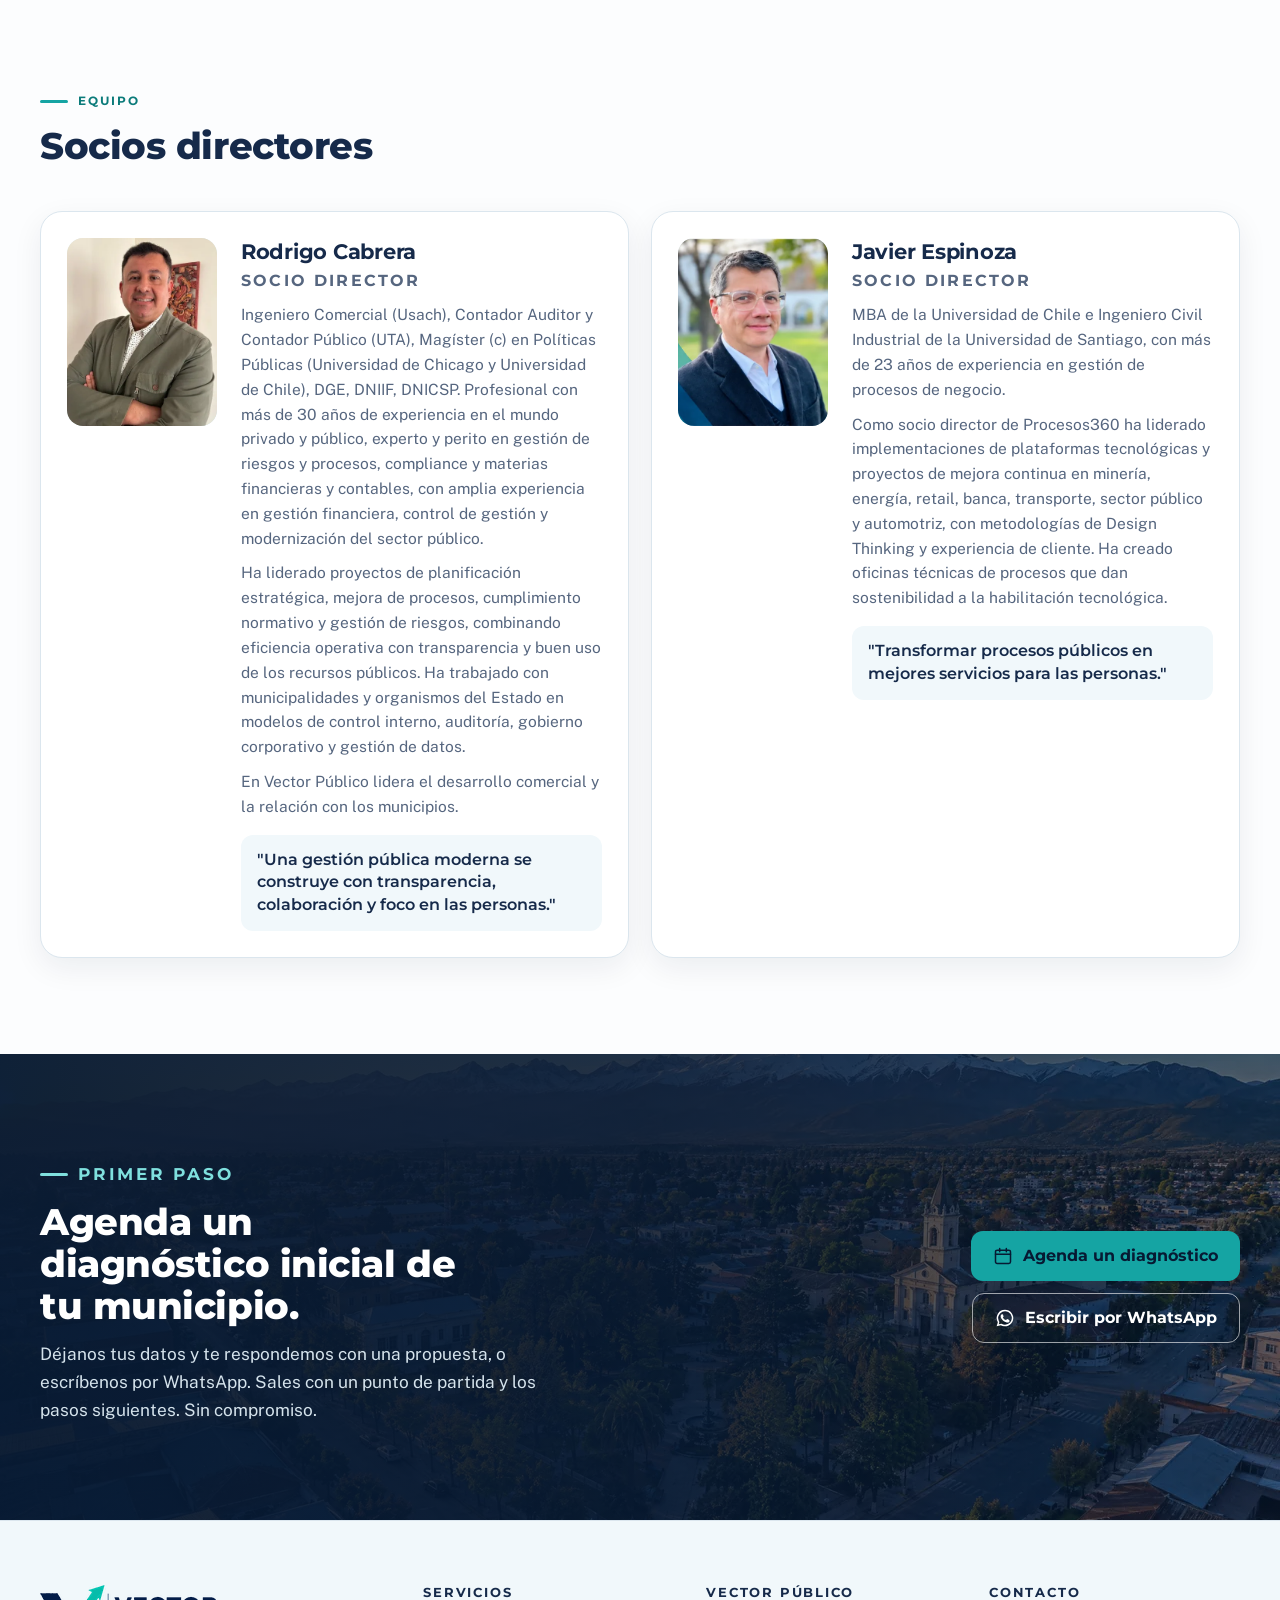
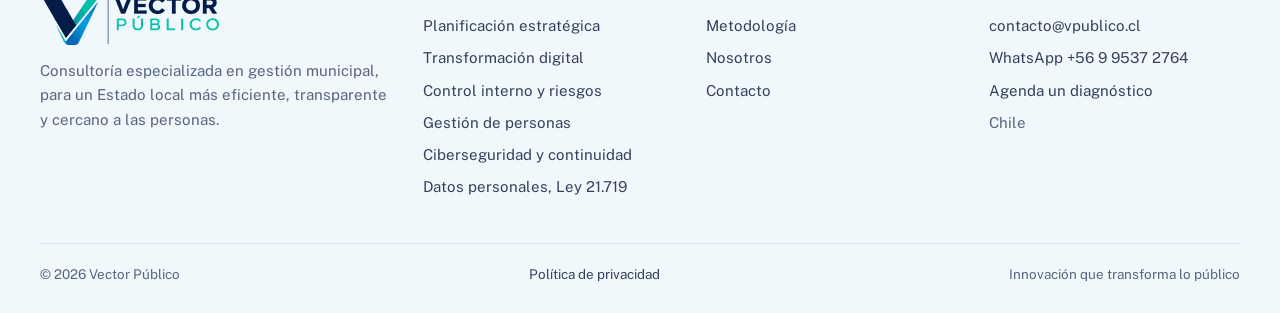
<file: nosotros.html>
<!doctype html>
<html lang="es-CL">
<head>
<meta charset="utf-8">
<meta name="viewport" content="width=device-width, initial-scale=1">
<title>Nosotros · Vector Público</title>
<meta name="description" content="Vector Público es una consultora especializada en gestión municipal. Conoce a sus socios directores, Rodrigo Cabrera y Javier Espinoza.">
<meta name="theme-color" content="#0a1f3d">
<link rel="canonical" href="https://www.vpublico.cl/nosotros.html">
<meta property="og:type" content="website">
<meta property="og:locale" content="es_CL">
<meta property="og:site_name" content="Vector Público">
<meta property="og:title" content="Nosotros · Vector Público">
<meta property="og:description" content="Vector Público es una consultora especializada en gestión municipal. Conoce a sus socios directores, Rodrigo Cabrera y Javier Espinoza.">
<meta property="og:url" content="https://www.vpublico.cl/nosotros.html">
<meta property="og:image" content="https://www.vpublico.cl/assets/img/og-1200.jpg">
<link rel="icon" type="image/png" sizes="64x64" href="assets/favicon-64.png">
<link rel="apple-touch-icon" href="assets/apple-touch-icon.png">
<link rel="preload" href="assets/fonts/montserrat-latin.woff2" as="font" type="font/woff2" crossorigin>
<link rel="preload" href="assets/fonts/publicsans-latin.woff2" as="font" type="font/woff2" crossorigin>
<link rel="stylesheet" href="assets/site.css">
<script>document.documentElement.classList.add('js');setTimeout(function(){if(!window.VP_READY)document.documentElement.classList.remove('js')},3000)</script>
</head>
<body>
<a class="skip" href="#contenido">Saltar al contenido</a>
<svg width="0" height="0" style="position:absolute" aria-hidden="true" focusable="false"><symbol id="i-columns" viewBox="0 0 24 24"><path d="M3 9.5L12 4l9 5.5"/><path d="M4 21h16M5 18h14"/><path d="M6.5 10.5V18M10.5 10.5V18M13.5 10.5V18M17.5 10.5V18"/></symbol><symbol id="i-gear" viewBox="0 0 24 24"><circle cx="12" cy="12" r="3.2"/><path d="M12 2.8v2.4M12 18.8v2.4M2.8 12h2.4M18.8 12h2.4M5.5 5.5l1.7 1.7M16.8 16.8l1.7 1.7M5.5 18.5l1.7-1.7M16.8 7.2l1.7-1.7"/><circle cx="12" cy="12" r="6.6"/></symbol><symbol id="i-shield" viewBox="0 0 24 24"><path d="M12 3l8 3v6c0 5-3.5 8.2-8 9-4.5-.8-8-4-8-9V6l8-3z"/><path d="M8.6 12.2l2.4 2.4 4.5-4.8"/></symbol><symbol id="i-laptop" viewBox="0 0 24 24"><rect x="4" y="5" width="16" height="11" rx="1.6"/><path d="M2 19.5h20"/></symbol><symbol id="i-doccheck" viewBox="0 0 24 24"><path d="M14 3H7a2 2 0 0 0-2 2v14a2 2 0 0 0 2 2h10a2 2 0 0 0 2-2V8z"/><path d="M14 3v5h5"/><path d="M9 14.5l2 2 4-4"/></symbol><symbol id="i-doc" viewBox="0 0 24 24"><path d="M14 3H7a2 2 0 0 0-2 2v14a2 2 0 0 0 2 2h10a2 2 0 0 0 2-2V8z"/><path d="M14 3v5h5M9 13h6M9 17h6"/></symbol><symbol id="i-doclock" viewBox="0 0 24 24"><path d="M13 21H7a2 2 0 0 1-2-2V5a2 2 0 0 1 2-2h7l5 5v3"/><path d="M14 3v5h5"/><rect x="14" y="15" width="7" height="6" rx="1"/><path d="M15.8 15v-1.6a1.7 1.7 0 0 1 3.4 0V15"/></symbol><symbol id="i-map" viewBox="0 0 24 24"><path d="M9 4L3 6v14l6-2 6 2 6-2V4l-6 2-6-2z"/><path d="M9 4v14M15 6v14"/></symbol><symbol id="i-org" viewBox="0 0 24 24"><rect x="9" y="3" width="6" height="4.5" rx="1"/><rect x="3" y="16.5" width="6" height="4.5" rx="1"/><rect x="15" y="16.5" width="6" height="4.5" rx="1"/><path d="M12 7.5v4.5M6 16.5V12h12v4.5"/></symbol><symbol id="i-database" viewBox="0 0 24 24"><ellipse cx="12" cy="5.5" rx="7" ry="2.6"/><path d="M5 5.5v13c0 1.4 3.1 2.6 7 2.6s7-1.2 7-2.6v-13"/><path d="M5 12c0 1.4 3.1 2.6 7 2.6s7-1.2 7-2.6"/></symbol><symbol id="i-people" viewBox="0 0 24 24"><circle cx="9" cy="8" r="3"/><path d="M3.5 20c0-3.2 2.5-5.6 5.5-5.6s5.5 2.4 5.5 5.6"/><circle cx="17" cy="9" r="2.4"/><path d="M15.8 14.2c2.6.2 4.7 2.3 4.7 5.3"/></symbol><symbol id="i-user" viewBox="0 0 24 24"><circle cx="12" cy="8" r="4"/><path d="M4.5 21c0-4.2 3.4-7.5 7.5-7.5s7.5 3.3 7.5 7.5"/></symbol><symbol id="i-target" viewBox="0 0 24 24"><circle cx="12" cy="12" r="8.5"/><circle cx="12" cy="12" r="4.6"/><circle cx="12" cy="12" r="1.2"/></symbol><symbol id="i-chart" viewBox="0 0 24 24"><path d="M4 20V11M10 20v-6M16 20V8M3 20.5h18"/></symbol><symbol id="i-chartup" viewBox="0 0 24 24"><path d="M4 20V13M9.5 20v-5M15 20v-8M3 20.5h18"/><path d="M4 9l5-3.5 4 2.5 7-4.5"/><path d="M16.5 3.5H20V7"/></symbol><symbol id="i-check" viewBox="0 0 24 24"><path d="M5 12.5l4.5 4.5L19 7.5"/></symbol><symbol id="i-arrow" viewBox="0 0 24 24"><path d="M5 12h14M13 6l6 6-6 6"/></symbol><symbol id="i-chevron" viewBox="0 0 24 24"><path d="M6 9l6 6 6-6"/></symbol><symbol id="i-plus" viewBox="0 0 24 24"><path d="M12 5v14M5 12h14"/></symbol><symbol id="i-clock" viewBox="0 0 24 24"><circle cx="12" cy="12" r="9"/><path d="M12 7v5l3 2"/></symbol><symbol id="i-calendar" viewBox="0 0 24 24"><rect x="3" y="5" width="18" height="16" rx="2"/><path d="M3 10h18M8 3v4M16 3v4"/></symbol><symbol id="i-bulb" viewBox="0 0 24 24"><path d="M9 18h6M10 21h4"/><path d="M12 3a6 6 0 0 0-3.6 10.8c.7.5 1.1 1.3 1.1 2.1V17h5v-1.1c0-.8.4-1.6 1.1-2.1A6 6 0 0 0 12 3z"/></symbol><symbol id="i-search" viewBox="0 0 24 24"><circle cx="11" cy="11" r="6.5"/><path d="M16 16l5 5"/></symbol><symbol id="i-alert" viewBox="0 0 24 24"><path d="M12 3.5l9.5 16.5h-19z"/><path d="M12 10v4.5M12 17.4v.1"/></symbol><symbol id="i-folder" viewBox="0 0 24 24"><path d="M3 7a2 2 0 0 1 2-2h4l2 2h8a2 2 0 0 1 2 2v8a2 2 0 0 1-2 2H5a2 2 0 0 1-2-2z"/></symbol><symbol id="i-network" viewBox="0 0 24 24"><circle cx="12" cy="5" r="2.5"/><circle cx="5" cy="18.5" r="2.5"/><circle cx="19" cy="18.5" r="2.5"/><path d="M12 7.5v4M12 11.5L6.6 16.6M12 11.5l5.4 5.1"/></symbol><symbol id="i-route" viewBox="0 0 24 24"><circle cx="6" cy="19" r="2"/><circle cx="18" cy="5" r="2"/><path d="M8 19h6.5a3.5 3.5 0 0 0 0-7h-5a3.5 3.5 0 0 1 0-7H16"/></symbol><symbol id="i-refresh" viewBox="0 0 24 24"><path d="M20 11a8 8 0 0 0-14.3-4.9L4 8"/><path d="M4 4v4h4"/><path d="M4 13a8 8 0 0 0 14.3 4.9L20 16"/><path d="M20 20v-4h-4"/></symbol><symbol id="i-leaf" viewBox="0 0 24 24"><path d="M5 19c0-8 5.5-13.5 15-14-.4 9.6-6 15-14 15"/><path d="M5 19c3.5-3.8 6.5-6.4 10-8.4"/></symbol><symbol id="i-coins" viewBox="0 0 24 24"><ellipse cx="9" cy="7" rx="5.5" ry="2.5"/><path d="M3.5 7v4c0 1.4 2.5 2.5 5.5 2.5s5.5-1.1 5.5-2.5V7"/><path d="M9.5 16.3c.9 1.3 3.2 2.2 5.5 2.2 3 0 5.5-1.1 5.5-2.5v-4c0-1.2-1.6-2.2-4-2.5"/></symbol><symbol id="i-chat" viewBox="0 0 24 24"><path d="M4 5h16v11H9.5L5 20v-4H4z"/></symbol><symbol id="i-cap" viewBox="0 0 24 24"><path d="M2 9.5L12 5l10 4.5L12 14z"/><path d="M6 11.5V16c0 1.2 2.7 3 6 3s6-1.8 6-3v-4.5"/></symbol><symbol id="i-menu" viewBox="0 0 24 24"><path d="M4 7h16M4 12h16M4 17h16"/></symbol><symbol id="i-close" viewBox="0 0 24 24"><path d="M6 6l12 12M18 6L6 18"/></symbol><symbol id="i-pin" viewBox="0 0 24 24"><path d="M12 21s-6.5-6-6.5-11a6.5 6.5 0 0 1 13 0c0 5-6.5 11-6.5 11z"/><circle cx="12" cy="10" r="2.4"/></symbol><symbol id="i-layers" viewBox="0 0 24 24"><path d="M12 3l9 5-9 5-9-5 9-5z"/><path d="M3 13l9 5 9-5"/></symbol><symbol id="i-globe" viewBox="0 0 24 24"><circle cx="12" cy="12" r="9"/><path d="M3 12h18M12 3c2.5 2.5 3.8 5.5 3.8 9s-1.3 6.5-3.8 9c-2.5-2.5-3.8-5.5-3.8-9S9.5 5.5 12 3z"/></symbol><symbol id="i-whatsapp" viewBox="0 0 24 24"><path d="M12 2a10 10 0 0 0-8.6 15.1L2 22l5-1.3A10 10 0 1 0 12 2zm0 18.2a8.2 8.2 0 0 1-4.2-1.2l-.3-.2-3 .8.8-2.9-.2-.3A8.2 8.2 0 1 1 12 20.2zm4.5-6.1c-.2-.1-1.5-.7-1.7-.8-.2-.1-.4-.1-.6.1l-.8 1c-.1.2-.3.2-.5.1a6.7 6.7 0 0 1-3.3-2.9c-.3-.4.2-.4.7-1.3.1-.2 0-.3 0-.5l-.8-1.8c-.2-.5-.4-.4-.6-.4h-.5a1 1 0 0 0-.7.3 3 3 0 0 0-.9 2.2c0 1.3.9 2.5 1.1 2.7.1.2 1.9 2.9 4.6 4 1.7.7 2.3.8 3.2.7.5-.1 1.5-.6 1.7-1.2.2-.6.2-1.1.2-1.2-.1-.1-.3-.2-.6-.3z"/></symbol></svg>
<div class="topbar"><div class="wrap"><a href="https://wa.me/56995372764?text=Hola%2C%20quiero%20agendar%20un%20diagn%C3%B3stico%20inicial%20para%20mi%20municipio." target="_blank" rel="noopener"><svg class="ic fill" aria-hidden="true" focusable="false"><use href="#i-whatsapp"/></svg>WhatsApp +56 9 9537 2764</a><p class="claims"><span>Municipios más eficientes</span><span>Territorios más fuertes</span><span>Personas con mejores servicios</span></p></div></div>
<header class="site-header">
<div class="wrap">
<a class="brand" href="index.html" aria-label="Vector Público, ir al inicio"><img src="assets/logo-marca-156.png" srcset="assets/logo-marca-156.png 1x, assets/logo-marca-195.png 1.25x, assets/logo-marca-234.png 1.5x, assets/logo-marca-312.png 2x, assets/logo-marca-468.png 3x" alt="Vector Público" width="156" height="52"><span class="brand-tag">Innovación<br>que transforma<br>lo público</span></a>
<nav class="nav" id="menu" aria-label="Principal">
<ul>
<li><a class="navlink" href="index.html">Inicio</a></li>
<li class="dd"><button class="dd-btn" type="button" aria-expanded="false" aria-controls="dd-servicios">Servicios<svg class="ic chev" aria-hidden="true" focusable="false"><use href="#i-chevron"/></svg></button>
<div class="dd-menu" id="dd-servicios"><a href="servicios/planificacion-estrategica.html"><svg class="ic" aria-hidden="true" focusable="false"><use href="#i-map"/></svg><span><b>Planificación estratégica y desarrollo territorial</b><small>PLADECO, PLADETUR, participación e indicadores</small></span></a><a href="servicios/transformacion-digital.html"><svg class="ic" aria-hidden="true" focusable="false"><use href="#i-laptop"/></svg><span><b>Transformación digital y modernización municipal</b><small>Madurez digital, procesos, trámites e interoperabilidad</small></span></a><a href="servicios/control-interno.html"><svg class="ic" aria-hidden="true" focusable="false"><use href="#i-shield"/></svg><span><b>Control interno y gestión de riesgos</b><small>COSO III, mapa de riesgos, controles y seguimiento</small></span></a><a href="servicios/gestion-de-personas.html"><svg class="ic" aria-hidden="true" focusable="false"><use href="#i-org"/></svg><span><b>Gestión de personas y estructura organizacional</b><small>Plantas, dotación, cargas de trabajo y RR.HH.</small></span></a><a href="servicios/ciberseguridad.html"><svg class="ic" aria-hidden="true" focusable="false"><use href="#i-database"/></svg><span><b>Ciberseguridad, gobierno de datos y continuidad operacional</b><small>Activos críticos, accesos, respaldos y continuidad</small></span></a><a href="servicios/proteccion-de-datos.html"><svg class="ic" aria-hidden="true" focusable="false"><use href="#i-doclock"/></svg><span><b>Protección de datos personales, Ley 21.719</b><small>Diagnóstico de cumplimiento, inventario y políticas</small></span></a></div></li>
<li><a class="navlink" href="metodologia.html">Metodología</a></li>
<li><a class="navlink" href="nosotros.html" aria-current="page">Nosotros</a></li>
<li><a class="navlink" href="contacto.html">Contacto</a></li>
</ul>
<a class="btn header-cta" href="contacto.html#formulario"><svg class="ic" aria-hidden="true" focusable="false"><use href="#i-calendar"/></svg>Agenda un diagnóstico</a>
</nav>
<button class="menu-btn" type="button" aria-expanded="false" aria-controls="menu" aria-label="Abrir menú"><svg class="ic i-open" aria-hidden="true" focusable="false"><use href="#i-menu"/></svg><svg class="ic i-close" aria-hidden="true" focusable="false"><use href="#i-close"/></svg></button>
</div>
</header>
<main id="contenido" tabindex="-1">
<section class="page-hero">
<div class="hero-grid">
<div class="hero-copy">
<nav class="crumbs" aria-label="Ruta"><a href="index.html">Inicio</a><span aria-hidden="true">/</span><span aria-current="page">Nosotros</span></nav>
<p class="kicker">Nosotros</p>
<h1>Quiénes somos</h1>
<p class="lead">Acompañamos a las municipalidades en su desarrollo, con una mirada integral, sostenible y centrada en las personas.</p>
<div class="actions"><a class="btn" href="contacto.html#formulario"><svg class="ic" aria-hidden="true" focusable="false"><use href="#i-calendar"/></svg>Conversemos</a><a class="btn btn-ghost" href="#equipo">Ver el equipo</a></div>
</div>
<figure class="hero-media"><picture><source type="image/webp" srcset="assets/img/nosotros-640.webp 640w, assets/img/nosotros-960.webp 960w, assets/img/nosotros-1280.webp 1280w, assets/img/nosotros-1600.webp 1600w, assets/img/nosotros-1920.webp 1920w, assets/img/nosotros-2400.webp 2400w" sizes="(max-width: 900px) 100vw, (min-width: 1877px) 55vw, 1032px"><img src="assets/img/nosotros-960.jpg" srcset="assets/img/nosotros-960.jpg 960w, assets/img/nosotros-1600.jpg 1600w" sizes="(max-width: 900px) 100vw, (min-width: 1877px) 55vw, 1032px" width="1600" height="900" alt="Sala del concejo municipal con la bandera de Chile" style="object-position:50% 50%" loading="eager" decoding="async" fetchpriority="high"></picture><span class="tri" aria-hidden="true"></span><p class="claim"><span>Municipios más eficientes,</span> <b>territorios más fuertes</b></p></figure>
</div>
</section><section class="section">
<div class="wrap split">
<div class="reveal"><p class="kicker">Vector Público</p><h2>Innovación que transforma lo público.</h2></div>
<div class="reveal"><p class="lede" style="margin-top:0">Vector Público es una consultora especializada en gestión municipal. Integramos planificación, transformación digital, control interno, gestión de personas, ciberseguridad y protección de datos en un solo modelo, para que los municipios pasen del diagnóstico a resultados que se puedan verificar.</p><p class="lede">Trabajamos con municipios de todos los tamaños. El plan se dimensiona según la realidad de cada comuna y el equipo que existe de verdad.</p></div>
</div>
</section>

<section class="section sky">
<div class="wrap">
<div class="sec-head reveal"><p class="kicker">Lo que nos mueve</p><h2>Tres principios de trabajo.</h2></div>
<div class="cards  stagger"><article class="card"><span class="ic-wrap"><svg class="ic" aria-hidden="true" focusable="false"><use href="#i-target"/></svg></span><h3>Gestión y resultados</h3><p>Transformar desafíos complejos en soluciones prácticas y de alto impacto.</p></article><article class="card"><span class="ic-wrap"><svg class="ic" aria-hidden="true" focusable="false"><use href="#i-chart"/></svg></span><h3>Rigor y transparencia</h3><p>Fortalecer el control de la gestión y el uso eficiente de los recursos públicos.</p></article><article class="card"><span class="ic-wrap"><svg class="ic" aria-hidden="true" focusable="false"><use href="#i-people"/></svg></span><h3>Trabajo colaborativo</h3><p>Conectar capacidades y alianzas para generar mejores servicios en los territorios.</p></article></div>
</div>
</section>

<section class="section" id="equipo">
<div class="wrap">
<div class="sec-head reveal"><p class="kicker">Equipo</p><h2>Socios directores</h2></div>
<div class="team stagger">
<article class="person"><div class="avatar"><picture><source type="image/webp" srcset="assets/img/rodrigo-cabrera.webp"><img src="assets/img/rodrigo-cabrera.jpg" alt="Rodrigo Cabrera, socio director de Vector Público" width="447" height="482" loading="lazy" decoding="async"></picture></div><div><h3>Rodrigo Cabrera</h3><p class="role-t">Socio Director</p><p>Ingeniero Comercial (Usach), Contador Auditor y Contador Público (UTA), Magíster (c) en Políticas Públicas (Universidad de Chicago y Universidad de Chile), DGE, DNIIF, DNICSP. Profesional con más de 30 años de experiencia en el mundo privado y público, experto y perito en gestión de riesgos y procesos, compliance y materias financieras y contables, con amplia experiencia en gestión financiera, control de gestión y modernización del sector público.</p><p>Ha liderado proyectos de planificación estratégica, mejora de procesos, cumplimiento normativo y gestión de riesgos, combinando eficiencia operativa con transparencia y buen uso de los recursos públicos. Ha trabajado con municipalidades y organismos del Estado en modelos de control interno, auditoría, gobierno corporativo y gestión de datos.</p><p>En Vector Público lidera el desarrollo comercial y la relación con los municipios.</p><blockquote>"Una gestión pública moderna se construye con transparencia, colaboración y foco en las personas."</blockquote></div></article>
<article class="person"><div class="avatar"><picture><source type="image/webp" srcset="assets/img/javier-espinoza.webp"><img src="assets/img/javier-espinoza.jpg" alt="Javier Espinoza, socio director de Vector Público" width="520" height="502" loading="lazy" decoding="async"></picture></div><div><h3>Javier Espinoza</h3><p class="role-t">Socio Director</p><p>MBA de la Universidad de Chile e Ingeniero Civil Industrial de la Universidad de Santiago, con más de 23 años de experiencia en gestión de procesos de negocio.</p><p>Como socio director de Procesos360 ha liderado implementaciones de plataformas tecnológicas y proyectos de mejora continua en minería, energía, retail, banca, transporte, sector público y automotriz, con metodologías de Design Thinking y experiencia de cliente. Ha creado oficinas técnicas de procesos que dan sostenibilidad a la habilitación tecnológica.</p><blockquote>"Transformar procesos públicos en mejores servicios para las personas."</blockquote></div></article>
</div>
</div>
</section>
<section class="cta-band" aria-labelledby="cta-t">
<div class="bg" aria-hidden="true"><picture><source type="image/webp" srcset="assets/img/contacto-640.webp 640w, assets/img/contacto-960.webp 960w, assets/img/contacto-1280.webp 1280w, assets/img/contacto-1600.webp 1600w, assets/img/contacto-1920.webp 1920w, assets/img/contacto-2400.webp 2400w" sizes="100vw"><img src="assets/img/contacto-960.jpg" srcset="assets/img/contacto-960.jpg 960w, assets/img/contacto-1600.jpg 1600w" sizes="100vw" width="1600" height="900" alt="" style="object-position:50% 60%" loading="lazy" decoding="async"></picture></div>
<div class="wrap reveal">
<div><p class="kicker">Primer paso</p><h2 id="cta-t">Agenda un diagnóstico inicial de tu municipio.</h2><p>Déjanos tus datos y te respondemos con una propuesta, o escríbenos por WhatsApp. Sales con un punto de partida y los pasos siguientes. Sin compromiso.</p></div>
<div class="actions"><a class="btn" href="contacto.html#formulario"><svg class="ic" aria-hidden="true" focusable="false"><use href="#i-calendar"/></svg>Agenda un diagnóstico</a><a class="btn btn-outline-light" href="https://wa.me/56995372764?text=Hola%2C%20quiero%20agendar%20un%20diagn%C3%B3stico%20inicial%20para%20mi%20municipio." target="_blank" rel="noopener"><svg class="ic fill" aria-hidden="true" focusable="false"><use href="#i-whatsapp"/></svg>Escribir por WhatsApp</a></div>
</div>
</section>
</main>
<footer class="site-footer">
<div class="wrap">
<div class="cols">
<div><img src="assets/logo-marca-180.png" srcset="assets/logo-marca-180.png 1x, assets/logo-marca-225.png 1.25x, assets/logo-marca-270.png 1.5x, assets/logo-marca-360.png 2x, assets/logo-marca-540.png 3x" alt="Vector Público" width="180" height="60" loading="lazy"><p>Consultoría especializada en gestión municipal, para un Estado local más eficiente, transparente y cercano a las personas.</p></div>
<div><h4>Servicios</h4><ul><li><a href="servicios/planificacion-estrategica.html">Planificación estratégica</a></li><li><a href="servicios/transformacion-digital.html">Transformación digital</a></li><li><a href="servicios/control-interno.html">Control interno y riesgos</a></li><li><a href="servicios/gestion-de-personas.html">Gestión de personas</a></li><li><a href="servicios/ciberseguridad.html">Ciberseguridad y continuidad</a></li><li><a href="servicios/proteccion-de-datos.html">Datos personales, Ley 21.719</a></li></ul></div>
<div><h4>Vector Público</h4><ul><li><a href="metodologia.html">Metodología</a></li><li><a href="nosotros.html">Nosotros</a></li><li><a href="contacto.html">Contacto</a></li></ul></div>
<div><h4>Contacto</h4><ul><li><a href="mailto:contacto@vpublico.cl">contacto@vpublico.cl</a></li><li><a href="https://wa.me/56995372764?text=Hola%2C%20quiero%20agendar%20un%20diagn%C3%B3stico%20inicial%20para%20mi%20municipio." target="_blank" rel="noopener">WhatsApp +56 9 9537 2764</a></li><li><a href="contacto.html#formulario">Agenda un diagnóstico</a></li><li>Chile</li></ul></div>
</div>
<div class="legal"><span>© 2026 Vector Público</span><a href="privacidad.html">Política de privacidad</a><span>Innovación que transforma lo público</span></div>
</div>
</footer>
<a class="wa-float" href="https://wa.me/56995372764?text=Hola%2C%20quiero%20agendar%20un%20diagn%C3%B3stico%20inicial%20para%20mi%20municipio." target="_blank" rel="noopener" aria-label="Escribir por WhatsApp a Vector Público"><svg class="ic fill" aria-hidden="true" focusable="false"><use href="#i-whatsapp"/></svg></a>
<script src="assets/site.js" defer></script>
</body>
</html>
</file>
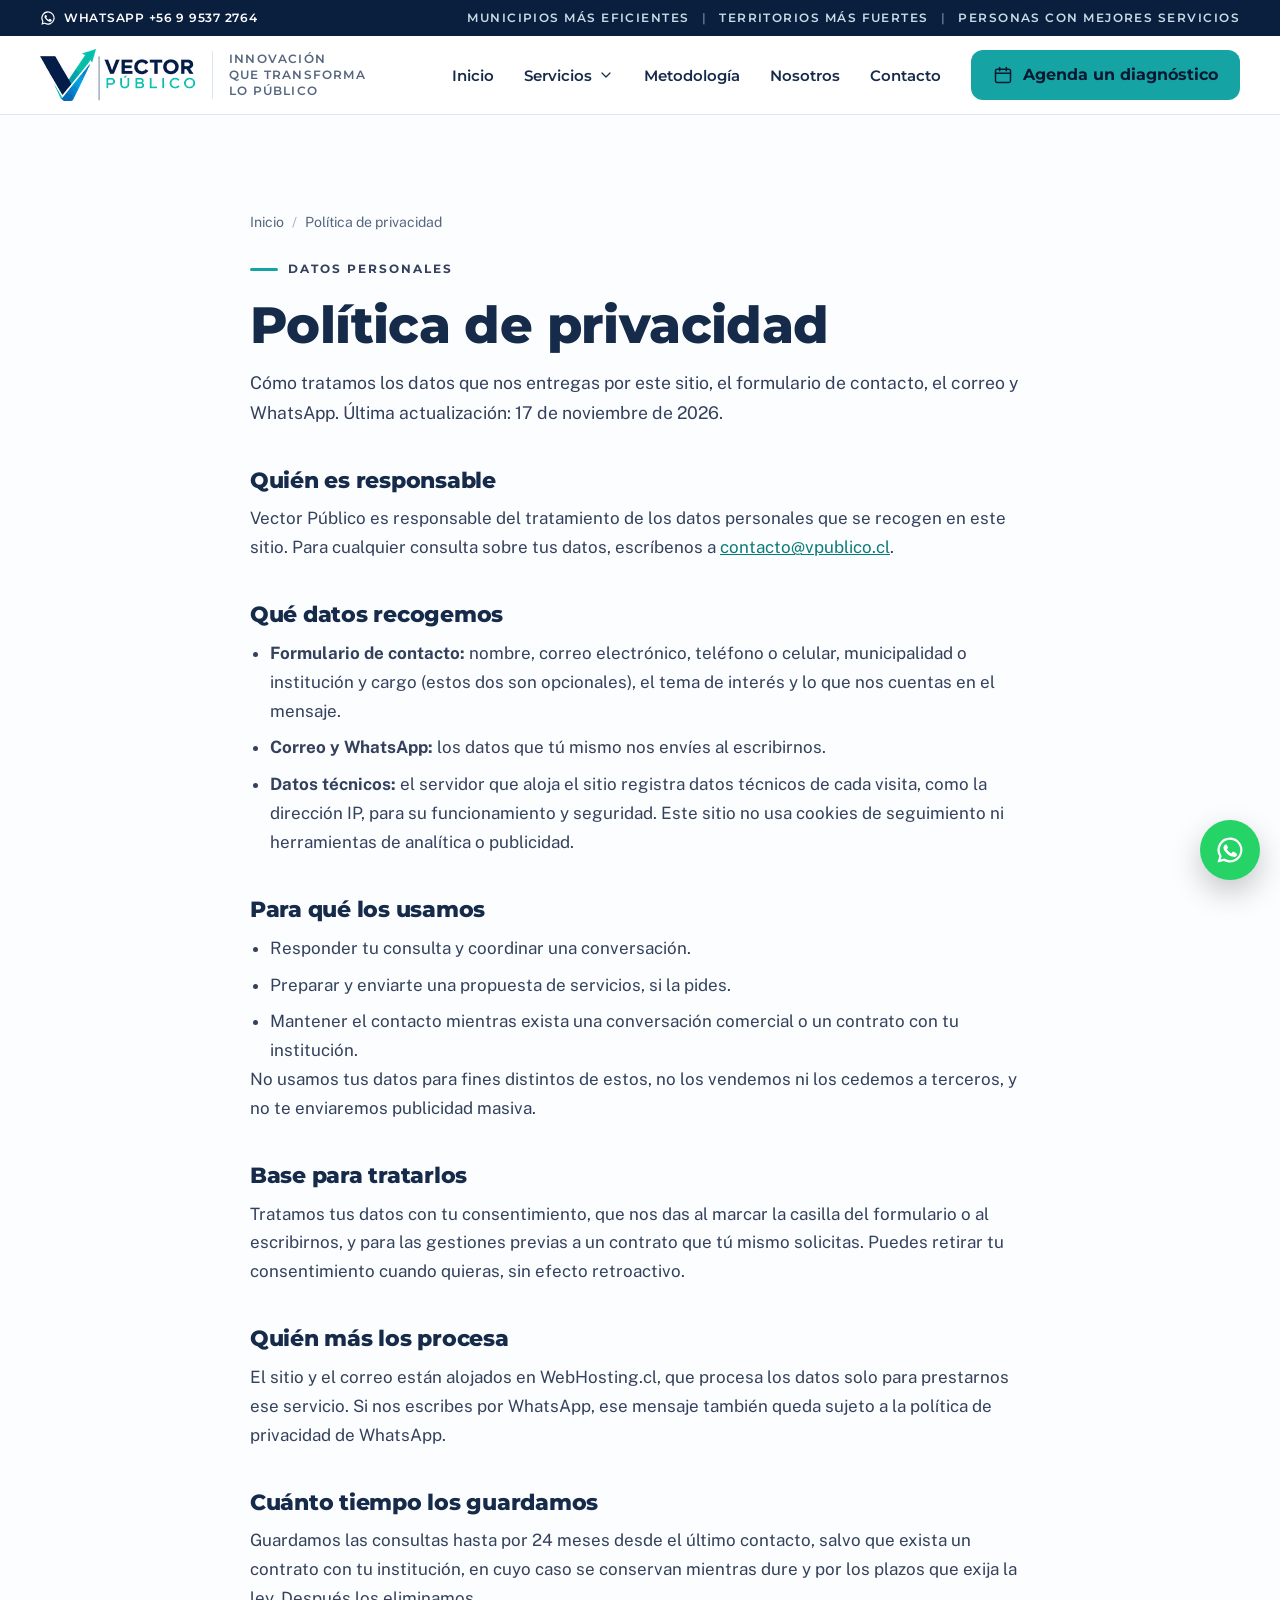
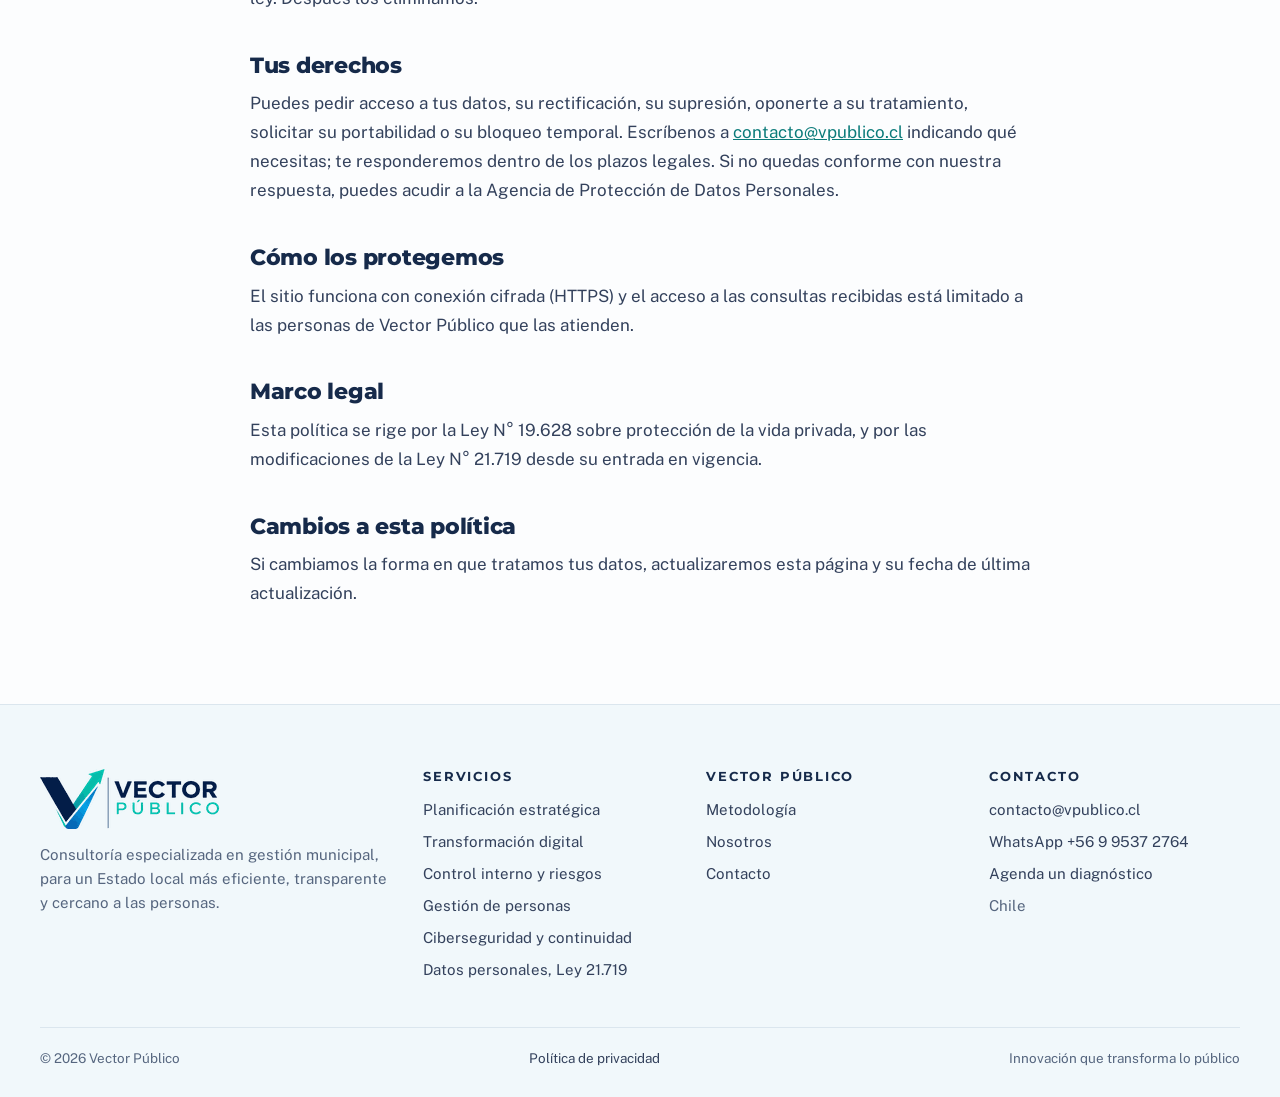
<file: privacidad.html>
<!doctype html>
<html lang="es-CL">
<head>
<meta charset="utf-8">
<meta name="viewport" content="width=device-width, initial-scale=1">
<title>Política de privacidad · Vector Público</title>
<meta name="description" content="Cómo Vector Público trata los datos personales que recibe por su sitio web, su formulario de contacto y sus canales de atención.">
<meta name="theme-color" content="#0a1f3d">
<link rel="canonical" href="https://www.vpublico.cl/privacidad.html">
<meta property="og:type" content="website">
<meta property="og:locale" content="es_CL">
<meta property="og:site_name" content="Vector Público">
<meta property="og:title" content="Política de privacidad · Vector Público">
<meta property="og:description" content="Cómo Vector Público trata los datos personales que recibe por su sitio web, su formulario de contacto y sus canales de atención.">
<meta property="og:url" content="https://www.vpublico.cl/privacidad.html">
<meta property="og:image" content="https://www.vpublico.cl/assets/img/og-1200.jpg">
<link rel="icon" type="image/png" sizes="64x64" href="assets/favicon-64.png">
<link rel="apple-touch-icon" href="assets/apple-touch-icon.png">
<link rel="preload" href="assets/fonts/montserrat-latin.woff2" as="font" type="font/woff2" crossorigin>
<link rel="preload" href="assets/fonts/publicsans-latin.woff2" as="font" type="font/woff2" crossorigin>
<link rel="stylesheet" href="assets/site.css">
<script>document.documentElement.classList.add('js');setTimeout(function(){if(!window.VP_READY)document.documentElement.classList.remove('js')},3000)</script>
</head>
<body>
<a class="skip" href="#contenido">Saltar al contenido</a>
<svg width="0" height="0" style="position:absolute" aria-hidden="true" focusable="false"><symbol id="i-columns" viewBox="0 0 24 24"><path d="M3 9.5L12 4l9 5.5"/><path d="M4 21h16M5 18h14"/><path d="M6.5 10.5V18M10.5 10.5V18M13.5 10.5V18M17.5 10.5V18"/></symbol><symbol id="i-gear" viewBox="0 0 24 24"><circle cx="12" cy="12" r="3.2"/><path d="M12 2.8v2.4M12 18.8v2.4M2.8 12h2.4M18.8 12h2.4M5.5 5.5l1.7 1.7M16.8 16.8l1.7 1.7M5.5 18.5l1.7-1.7M16.8 7.2l1.7-1.7"/><circle cx="12" cy="12" r="6.6"/></symbol><symbol id="i-shield" viewBox="0 0 24 24"><path d="M12 3l8 3v6c0 5-3.5 8.2-8 9-4.5-.8-8-4-8-9V6l8-3z"/><path d="M8.6 12.2l2.4 2.4 4.5-4.8"/></symbol><symbol id="i-laptop" viewBox="0 0 24 24"><rect x="4" y="5" width="16" height="11" rx="1.6"/><path d="M2 19.5h20"/></symbol><symbol id="i-doccheck" viewBox="0 0 24 24"><path d="M14 3H7a2 2 0 0 0-2 2v14a2 2 0 0 0 2 2h10a2 2 0 0 0 2-2V8z"/><path d="M14 3v5h5"/><path d="M9 14.5l2 2 4-4"/></symbol><symbol id="i-doc" viewBox="0 0 24 24"><path d="M14 3H7a2 2 0 0 0-2 2v14a2 2 0 0 0 2 2h10a2 2 0 0 0 2-2V8z"/><path d="M14 3v5h5M9 13h6M9 17h6"/></symbol><symbol id="i-doclock" viewBox="0 0 24 24"><path d="M13 21H7a2 2 0 0 1-2-2V5a2 2 0 0 1 2-2h7l5 5v3"/><path d="M14 3v5h5"/><rect x="14" y="15" width="7" height="6" rx="1"/><path d="M15.8 15v-1.6a1.7 1.7 0 0 1 3.4 0V15"/></symbol><symbol id="i-map" viewBox="0 0 24 24"><path d="M9 4L3 6v14l6-2 6 2 6-2V4l-6 2-6-2z"/><path d="M9 4v14M15 6v14"/></symbol><symbol id="i-org" viewBox="0 0 24 24"><rect x="9" y="3" width="6" height="4.5" rx="1"/><rect x="3" y="16.5" width="6" height="4.5" rx="1"/><rect x="15" y="16.5" width="6" height="4.5" rx="1"/><path d="M12 7.5v4.5M6 16.5V12h12v4.5"/></symbol><symbol id="i-database" viewBox="0 0 24 24"><ellipse cx="12" cy="5.5" rx="7" ry="2.6"/><path d="M5 5.5v13c0 1.4 3.1 2.6 7 2.6s7-1.2 7-2.6v-13"/><path d="M5 12c0 1.4 3.1 2.6 7 2.6s7-1.2 7-2.6"/></symbol><symbol id="i-people" viewBox="0 0 24 24"><circle cx="9" cy="8" r="3"/><path d="M3.5 20c0-3.2 2.5-5.6 5.5-5.6s5.5 2.4 5.5 5.6"/><circle cx="17" cy="9" r="2.4"/><path d="M15.8 14.2c2.6.2 4.7 2.3 4.7 5.3"/></symbol><symbol id="i-user" viewBox="0 0 24 24"><circle cx="12" cy="8" r="4"/><path d="M4.5 21c0-4.2 3.4-7.5 7.5-7.5s7.5 3.3 7.5 7.5"/></symbol><symbol id="i-target" viewBox="0 0 24 24"><circle cx="12" cy="12" r="8.5"/><circle cx="12" cy="12" r="4.6"/><circle cx="12" cy="12" r="1.2"/></symbol><symbol id="i-chart" viewBox="0 0 24 24"><path d="M4 20V11M10 20v-6M16 20V8M3 20.5h18"/></symbol><symbol id="i-chartup" viewBox="0 0 24 24"><path d="M4 20V13M9.5 20v-5M15 20v-8M3 20.5h18"/><path d="M4 9l5-3.5 4 2.5 7-4.5"/><path d="M16.5 3.5H20V7"/></symbol><symbol id="i-check" viewBox="0 0 24 24"><path d="M5 12.5l4.5 4.5L19 7.5"/></symbol><symbol id="i-arrow" viewBox="0 0 24 24"><path d="M5 12h14M13 6l6 6-6 6"/></symbol><symbol id="i-chevron" viewBox="0 0 24 24"><path d="M6 9l6 6 6-6"/></symbol><symbol id="i-plus" viewBox="0 0 24 24"><path d="M12 5v14M5 12h14"/></symbol><symbol id="i-clock" viewBox="0 0 24 24"><circle cx="12" cy="12" r="9"/><path d="M12 7v5l3 2"/></symbol><symbol id="i-calendar" viewBox="0 0 24 24"><rect x="3" y="5" width="18" height="16" rx="2"/><path d="M3 10h18M8 3v4M16 3v4"/></symbol><symbol id="i-bulb" viewBox="0 0 24 24"><path d="M9 18h6M10 21h4"/><path d="M12 3a6 6 0 0 0-3.6 10.8c.7.5 1.1 1.3 1.1 2.1V17h5v-1.1c0-.8.4-1.6 1.1-2.1A6 6 0 0 0 12 3z"/></symbol><symbol id="i-search" viewBox="0 0 24 24"><circle cx="11" cy="11" r="6.5"/><path d="M16 16l5 5"/></symbol><symbol id="i-alert" viewBox="0 0 24 24"><path d="M12 3.5l9.5 16.5h-19z"/><path d="M12 10v4.5M12 17.4v.1"/></symbol><symbol id="i-folder" viewBox="0 0 24 24"><path d="M3 7a2 2 0 0 1 2-2h4l2 2h8a2 2 0 0 1 2 2v8a2 2 0 0 1-2 2H5a2 2 0 0 1-2-2z"/></symbol><symbol id="i-network" viewBox="0 0 24 24"><circle cx="12" cy="5" r="2.5"/><circle cx="5" cy="18.5" r="2.5"/><circle cx="19" cy="18.5" r="2.5"/><path d="M12 7.5v4M12 11.5L6.6 16.6M12 11.5l5.4 5.1"/></symbol><symbol id="i-route" viewBox="0 0 24 24"><circle cx="6" cy="19" r="2"/><circle cx="18" cy="5" r="2"/><path d="M8 19h6.5a3.5 3.5 0 0 0 0-7h-5a3.5 3.5 0 0 1 0-7H16"/></symbol><symbol id="i-refresh" viewBox="0 0 24 24"><path d="M20 11a8 8 0 0 0-14.3-4.9L4 8"/><path d="M4 4v4h4"/><path d="M4 13a8 8 0 0 0 14.3 4.9L20 16"/><path d="M20 20v-4h-4"/></symbol><symbol id="i-leaf" viewBox="0 0 24 24"><path d="M5 19c0-8 5.5-13.5 15-14-.4 9.6-6 15-14 15"/><path d="M5 19c3.5-3.8 6.5-6.4 10-8.4"/></symbol><symbol id="i-coins" viewBox="0 0 24 24"><ellipse cx="9" cy="7" rx="5.5" ry="2.5"/><path d="M3.5 7v4c0 1.4 2.5 2.5 5.5 2.5s5.5-1.1 5.5-2.5V7"/><path d="M9.5 16.3c.9 1.3 3.2 2.2 5.5 2.2 3 0 5.5-1.1 5.5-2.5v-4c0-1.2-1.6-2.2-4-2.5"/></symbol><symbol id="i-chat" viewBox="0 0 24 24"><path d="M4 5h16v11H9.5L5 20v-4H4z"/></symbol><symbol id="i-cap" viewBox="0 0 24 24"><path d="M2 9.5L12 5l10 4.5L12 14z"/><path d="M6 11.5V16c0 1.2 2.7 3 6 3s6-1.8 6-3v-4.5"/></symbol><symbol id="i-menu" viewBox="0 0 24 24"><path d="M4 7h16M4 12h16M4 17h16"/></symbol><symbol id="i-close" viewBox="0 0 24 24"><path d="M6 6l12 12M18 6L6 18"/></symbol><symbol id="i-pin" viewBox="0 0 24 24"><path d="M12 21s-6.5-6-6.5-11a6.5 6.5 0 0 1 13 0c0 5-6.5 11-6.5 11z"/><circle cx="12" cy="10" r="2.4"/></symbol><symbol id="i-layers" viewBox="0 0 24 24"><path d="M12 3l9 5-9 5-9-5 9-5z"/><path d="M3 13l9 5 9-5"/></symbol><symbol id="i-globe" viewBox="0 0 24 24"><circle cx="12" cy="12" r="9"/><path d="M3 12h18M12 3c2.5 2.5 3.8 5.5 3.8 9s-1.3 6.5-3.8 9c-2.5-2.5-3.8-5.5-3.8-9S9.5 5.5 12 3z"/></symbol><symbol id="i-mail" viewBox="0 0 24 24"><rect x="3" y="5" width="18" height="14" rx="2"/><path d="M3.5 6.5l8.5 6.5 8.5-6.5"/></symbol><symbol id="i-whatsapp" viewBox="0 0 24 24"><path d="M12 2a10 10 0 0 0-8.6 15.1L2 22l5-1.3A10 10 0 1 0 12 2zm0 18.2a8.2 8.2 0 0 1-4.2-1.2l-.3-.2-3 .8.8-2.9-.2-.3A8.2 8.2 0 1 1 12 20.2zm4.5-6.1c-.2-.1-1.5-.7-1.7-.8-.2-.1-.4-.1-.6.1l-.8 1c-.1.2-.3.2-.5.1a6.7 6.7 0 0 1-3.3-2.9c-.3-.4.2-.4.7-1.3.1-.2 0-.3 0-.5l-.8-1.8c-.2-.5-.4-.4-.6-.4h-.5a1 1 0 0 0-.7.3 3 3 0 0 0-.9 2.2c0 1.3.9 2.5 1.1 2.7.1.2 1.9 2.9 4.6 4 1.7.7 2.3.8 3.2.7.5-.1 1.5-.6 1.7-1.2.2-.6.2-1.1.2-1.2-.1-.1-.3-.2-.6-.3z"/></symbol></svg>
<div class="topbar"><div class="wrap"><a href="https://wa.me/56995372764?text=Hola%2C%20quiero%20agendar%20un%20diagn%C3%B3stico%20inicial%20para%20mi%20municipio." target="_blank" rel="noopener"><svg class="ic fill" aria-hidden="true" focusable="false"><use href="#i-whatsapp"/></svg>WhatsApp +56 9 9537 2764</a><p class="claims"><span>Municipios más eficientes</span><span>Territorios más fuertes</span><span>Personas con mejores servicios</span></p></div></div>
<header class="site-header">
<div class="wrap">
<a class="brand" href="index.html" aria-label="Vector Público, ir al inicio"><img src="assets/logo-marca-156.png" srcset="assets/logo-marca-156.png 1x, assets/logo-marca-195.png 1.25x, assets/logo-marca-234.png 1.5x, assets/logo-marca-312.png 2x, assets/logo-marca-468.png 3x" alt="Vector Público" width="156" height="52"><span class="brand-tag">Innovación<br>que transforma<br>lo público</span></a>
<nav class="nav" id="menu" aria-label="Principal">
<ul>
<li><a class="navlink" href="index.html">Inicio</a></li>
<li class="dd"><button class="dd-btn" type="button" aria-expanded="false" aria-controls="dd-servicios">Servicios<svg class="ic chev" aria-hidden="true" focusable="false"><use href="#i-chevron"/></svg></button>
<div class="dd-menu" id="dd-servicios"><a href="servicios/planificacion-estrategica.html"><svg class="ic" aria-hidden="true" focusable="false"><use href="#i-map"/></svg><span><b>Planificación estratégica y desarrollo territorial</b><small>PLADECO, PLADETUR, participación e indicadores</small></span></a><a href="servicios/transformacion-digital.html"><svg class="ic" aria-hidden="true" focusable="false"><use href="#i-laptop"/></svg><span><b>Transformación digital y modernización municipal</b><small>Madurez digital, procesos, trámites e interoperabilidad</small></span></a><a href="servicios/control-interno.html"><svg class="ic" aria-hidden="true" focusable="false"><use href="#i-shield"/></svg><span><b>Control interno y gestión de riesgos</b><small>COSO III, mapa de riesgos, controles y seguimiento</small></span></a><a href="servicios/gestion-de-personas.html"><svg class="ic" aria-hidden="true" focusable="false"><use href="#i-org"/></svg><span><b>Gestión de personas y estructura organizacional</b><small>Plantas, dotación, cargas de trabajo y RR.HH.</small></span></a><a href="servicios/ciberseguridad.html"><svg class="ic" aria-hidden="true" focusable="false"><use href="#i-database"/></svg><span><b>Ciberseguridad, gobierno de datos y continuidad operacional</b><small>Activos críticos, accesos, respaldos y continuidad</small></span></a><a href="servicios/proteccion-de-datos.html"><svg class="ic" aria-hidden="true" focusable="false"><use href="#i-doclock"/></svg><span><b>Protección de datos personales, Ley 21.719</b><small>Diagnóstico de cumplimiento, inventario y políticas</small></span></a></div></li>
<li><a class="navlink" href="metodologia.html">Metodología</a></li>
<li><a class="navlink" href="nosotros.html">Nosotros</a></li>
<li><a class="navlink" href="contacto.html">Contacto</a></li>
</ul>
<a class="btn header-cta" href="contacto.html#formulario"><svg class="ic" aria-hidden="true" focusable="false"><use href="#i-calendar"/></svg>Agenda un diagnóstico</a>
</nav>
<button class="menu-btn" type="button" aria-expanded="false" aria-controls="menu" aria-label="Abrir menú"><svg class="ic i-open" aria-hidden="true" focusable="false"><use href="#i-menu"/></svg><svg class="ic i-close" aria-hidden="true" focusable="false"><use href="#i-close"/></svg></button>
</div>
</header>
<main id="contenido" tabindex="-1">
<section class="section">
<div class="wrap legal-doc">
<nav class="crumbs" aria-label="Ruta"><a href="index.html">Inicio</a><span aria-hidden="true">/</span><span aria-current="page">Política de privacidad</span></nav>
<p class="kicker">Datos personales</p>
<h1>Política de privacidad</h1>
<p class="lede">Cómo tratamos los datos que nos entregas por este sitio, el formulario de contacto, el correo y WhatsApp. Última actualización: 17 de noviembre de 2026.</p>
<!-- DATO PENDIENTE: agregar la razón social y el RUT de Vector Público en "Quién es responsable" -->
<h2>Quién es responsable</h2>
<p>Vector Público es responsable del tratamiento de los datos personales que se recogen en este sitio. Para cualquier consulta sobre tus datos, escríbenos a <a href="mailto:contacto@vpublico.cl">contacto@vpublico.cl</a>.</p>
<h2>Qué datos recogemos</h2>
<ul>
<li><b>Formulario de contacto:</b> nombre, correo electrónico, teléfono o celular, municipalidad o institución y cargo (estos dos son opcionales), el tema de interés y lo que nos cuentas en el mensaje.</li>
<li><b>Correo y WhatsApp:</b> los datos que tú mismo nos envíes al escribirnos.</li>
<li><b>Datos técnicos:</b> el servidor que aloja el sitio registra datos técnicos de cada visita, como la dirección IP, para su funcionamiento y seguridad. Este sitio no usa cookies de seguimiento ni herramientas de analítica o publicidad.</li>
</ul>
<h2>Para qué los usamos</h2>
<ul>
<li>Responder tu consulta y coordinar una conversación.</li>
<li>Preparar y enviarte una propuesta de servicios, si la pides.</li>
<li>Mantener el contacto mientras exista una conversación comercial o un contrato con tu institución.</li>
</ul>
<p>No usamos tus datos para fines distintos de estos, no los vendemos ni los cedemos a terceros, y no te enviaremos publicidad masiva.</p>
<h2>Base para tratarlos</h2>
<p>Tratamos tus datos con tu consentimiento, que nos das al marcar la casilla del formulario o al escribirnos, y para las gestiones previas a un contrato que tú mismo solicitas. Puedes retirar tu consentimiento cuando quieras, sin efecto retroactivo.</p>
<h2>Quién más los procesa</h2>
<p>El sitio y el correo están alojados en WebHosting.cl, que procesa los datos solo para prestarnos ese servicio. Si nos escribes por WhatsApp, ese mensaje también queda sujeto a la política de privacidad de WhatsApp.</p>
<h2>Cuánto tiempo los guardamos</h2>
<p>Guardamos las consultas hasta por 24 meses desde el último contacto, salvo que exista un contrato con tu institución, en cuyo caso se conservan mientras dure y por los plazos que exija la ley. Después los eliminamos.</p>
<h2>Tus derechos</h2>
<p>Puedes pedir acceso a tus datos, su rectificación, su supresión, oponerte a su tratamiento, solicitar su portabilidad o su bloqueo temporal. Escríbenos a <a href="mailto:contacto@vpublico.cl">contacto@vpublico.cl</a> indicando qué necesitas; te responderemos dentro de los plazos legales. Si no quedas conforme con nuestra respuesta, puedes acudir a la Agencia de Protección de Datos Personales.</p>
<h2>Cómo los protegemos</h2>
<p>El sitio funciona con conexión cifrada (HTTPS) y el acceso a las consultas recibidas está limitado a las personas de Vector Público que las atienden.</p>
<h2>Marco legal</h2>
<p>Esta política se rige por la Ley N° 19.628 sobre protección de la vida privada, y por las modificaciones de la Ley N° 21.719 desde su entrada en vigencia.</p>
<h2>Cambios a esta política</h2>
<p>Si cambiamos la forma en que tratamos tus datos, actualizaremos esta página y su fecha de última actualización.</p>
</div>
</section>
</main>
<footer class="site-footer">
<div class="wrap">
<div class="cols">
<div><img src="assets/logo-marca-180.png" srcset="assets/logo-marca-180.png 1x, assets/logo-marca-225.png 1.25x, assets/logo-marca-270.png 1.5x, assets/logo-marca-360.png 2x, assets/logo-marca-540.png 3x" alt="Vector Público" width="180" height="60" loading="lazy"><p>Consultoría especializada en gestión municipal, para un Estado local más eficiente, transparente y cercano a las personas.</p></div>
<div><h4>Servicios</h4><ul><li><a href="servicios/planificacion-estrategica.html">Planificación estratégica</a></li><li><a href="servicios/transformacion-digital.html">Transformación digital</a></li><li><a href="servicios/control-interno.html">Control interno y riesgos</a></li><li><a href="servicios/gestion-de-personas.html">Gestión de personas</a></li><li><a href="servicios/ciberseguridad.html">Ciberseguridad y continuidad</a></li><li><a href="servicios/proteccion-de-datos.html">Datos personales, Ley 21.719</a></li></ul></div>
<div><h4>Vector Público</h4><ul><li><a href="metodologia.html">Metodología</a></li><li><a href="nosotros.html">Nosotros</a></li><li><a href="contacto.html">Contacto</a></li></ul></div>
<div><h4>Contacto</h4><ul><li><a href="mailto:contacto@vpublico.cl">contacto@vpublico.cl</a></li><li><a href="https://wa.me/56995372764?text=Hola%2C%20quiero%20agendar%20un%20diagn%C3%B3stico%20inicial%20para%20mi%20municipio." target="_blank" rel="noopener">WhatsApp +56 9 9537 2764</a></li><li><a href="contacto.html#formulario">Agenda un diagnóstico</a></li><li>Chile</li></ul></div>
</div>
<div class="legal"><span>© 2026 Vector Público</span><a href="privacidad.html">Política de privacidad</a><span>Innovación que transforma lo público</span></div>
</div>
</footer>
<a class="wa-float" href="https://wa.me/56995372764?text=Hola%2C%20quiero%20agendar%20un%20diagn%C3%B3stico%20inicial%20para%20mi%20municipio." target="_blank" rel="noopener" aria-label="Escribir por WhatsApp a Vector Público"><svg class="ic fill" aria-hidden="true" focusable="false"><use href="#i-whatsapp"/></svg></a>
<script src="assets/site.js" defer></script>
</body>
</html>
</file>
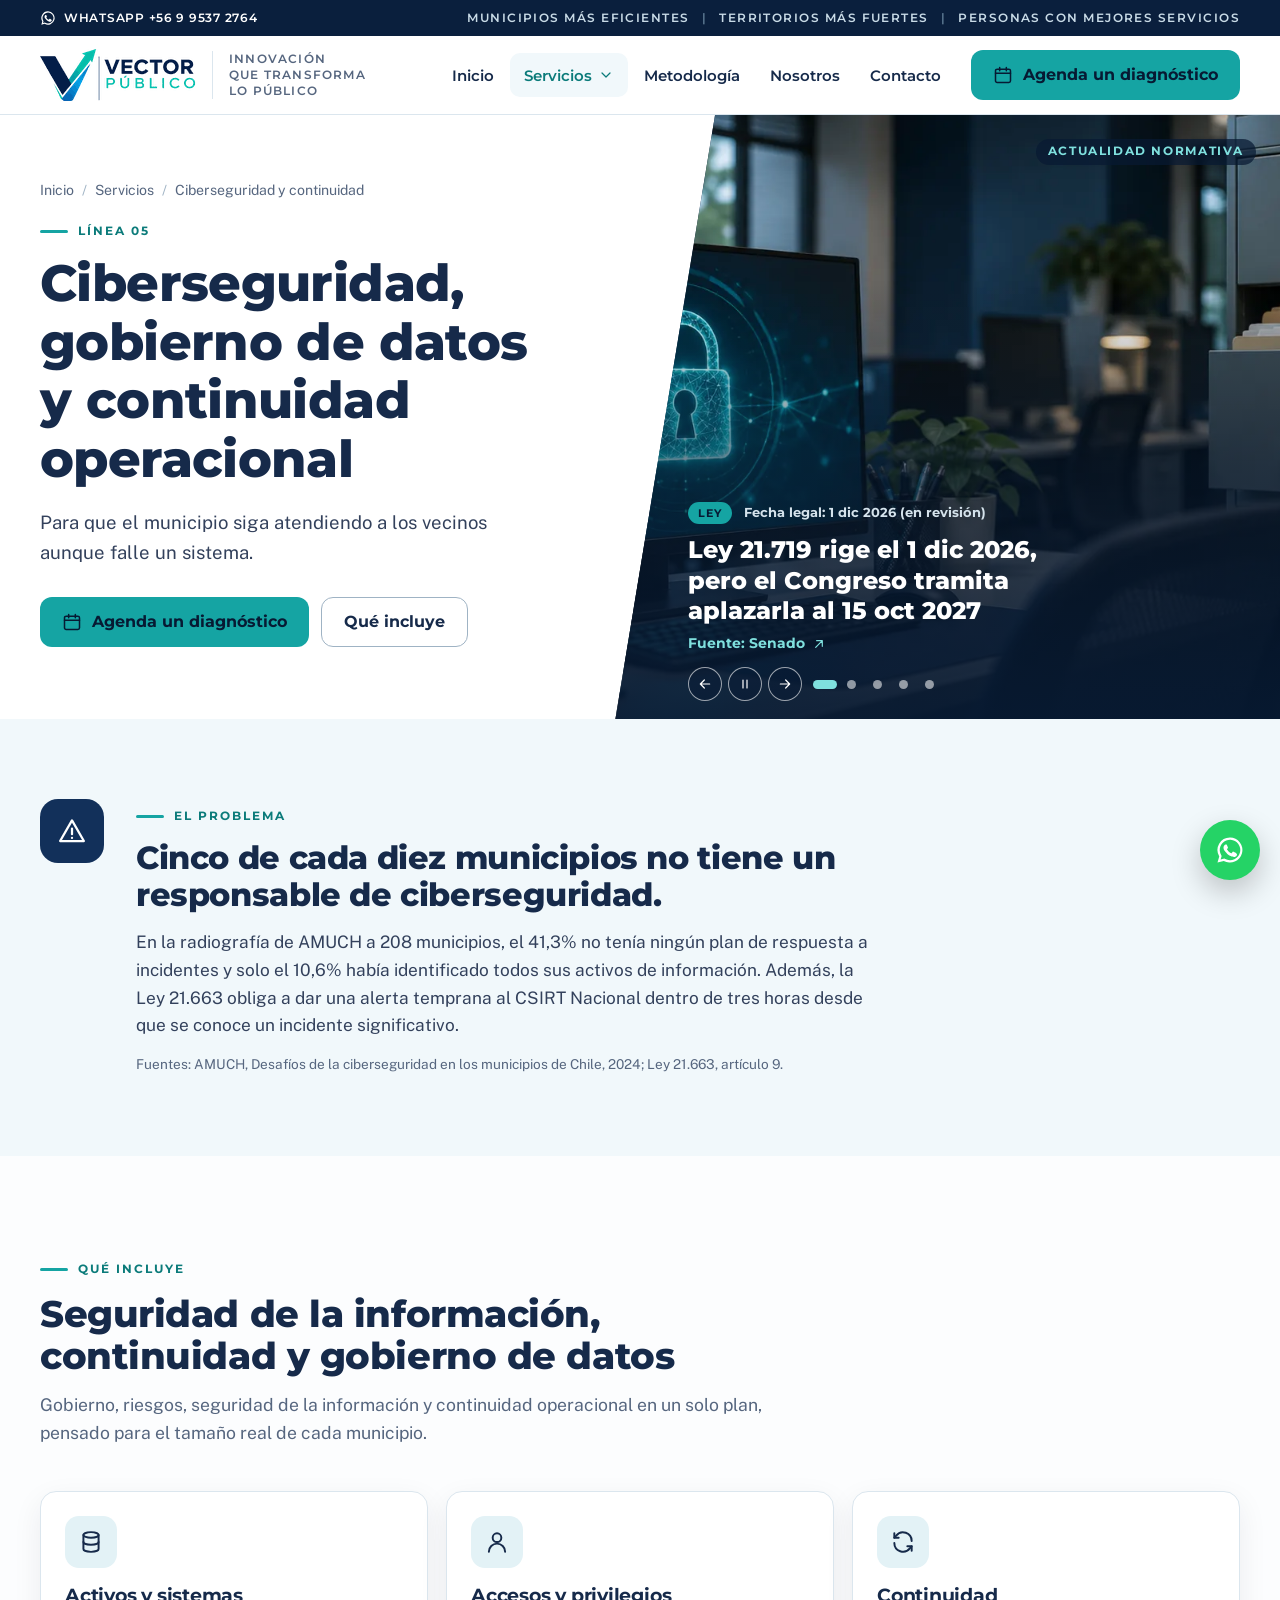
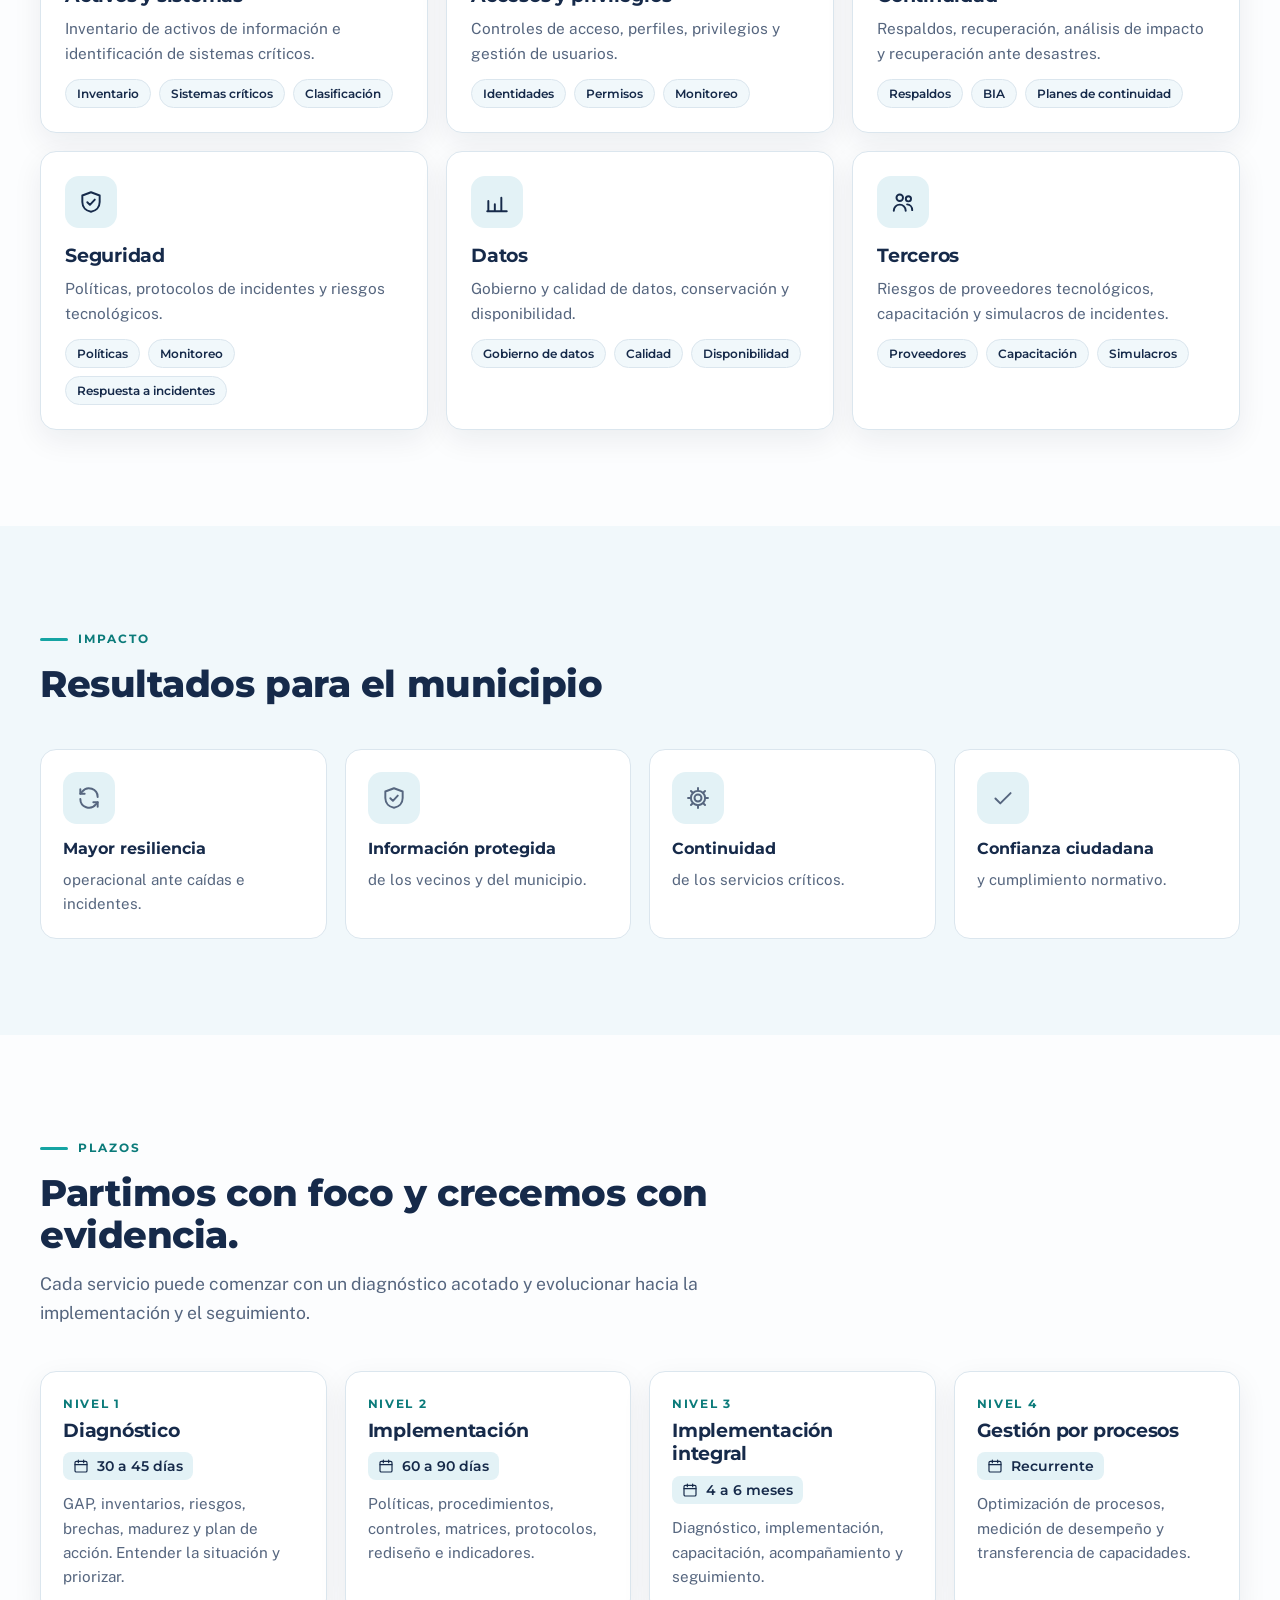
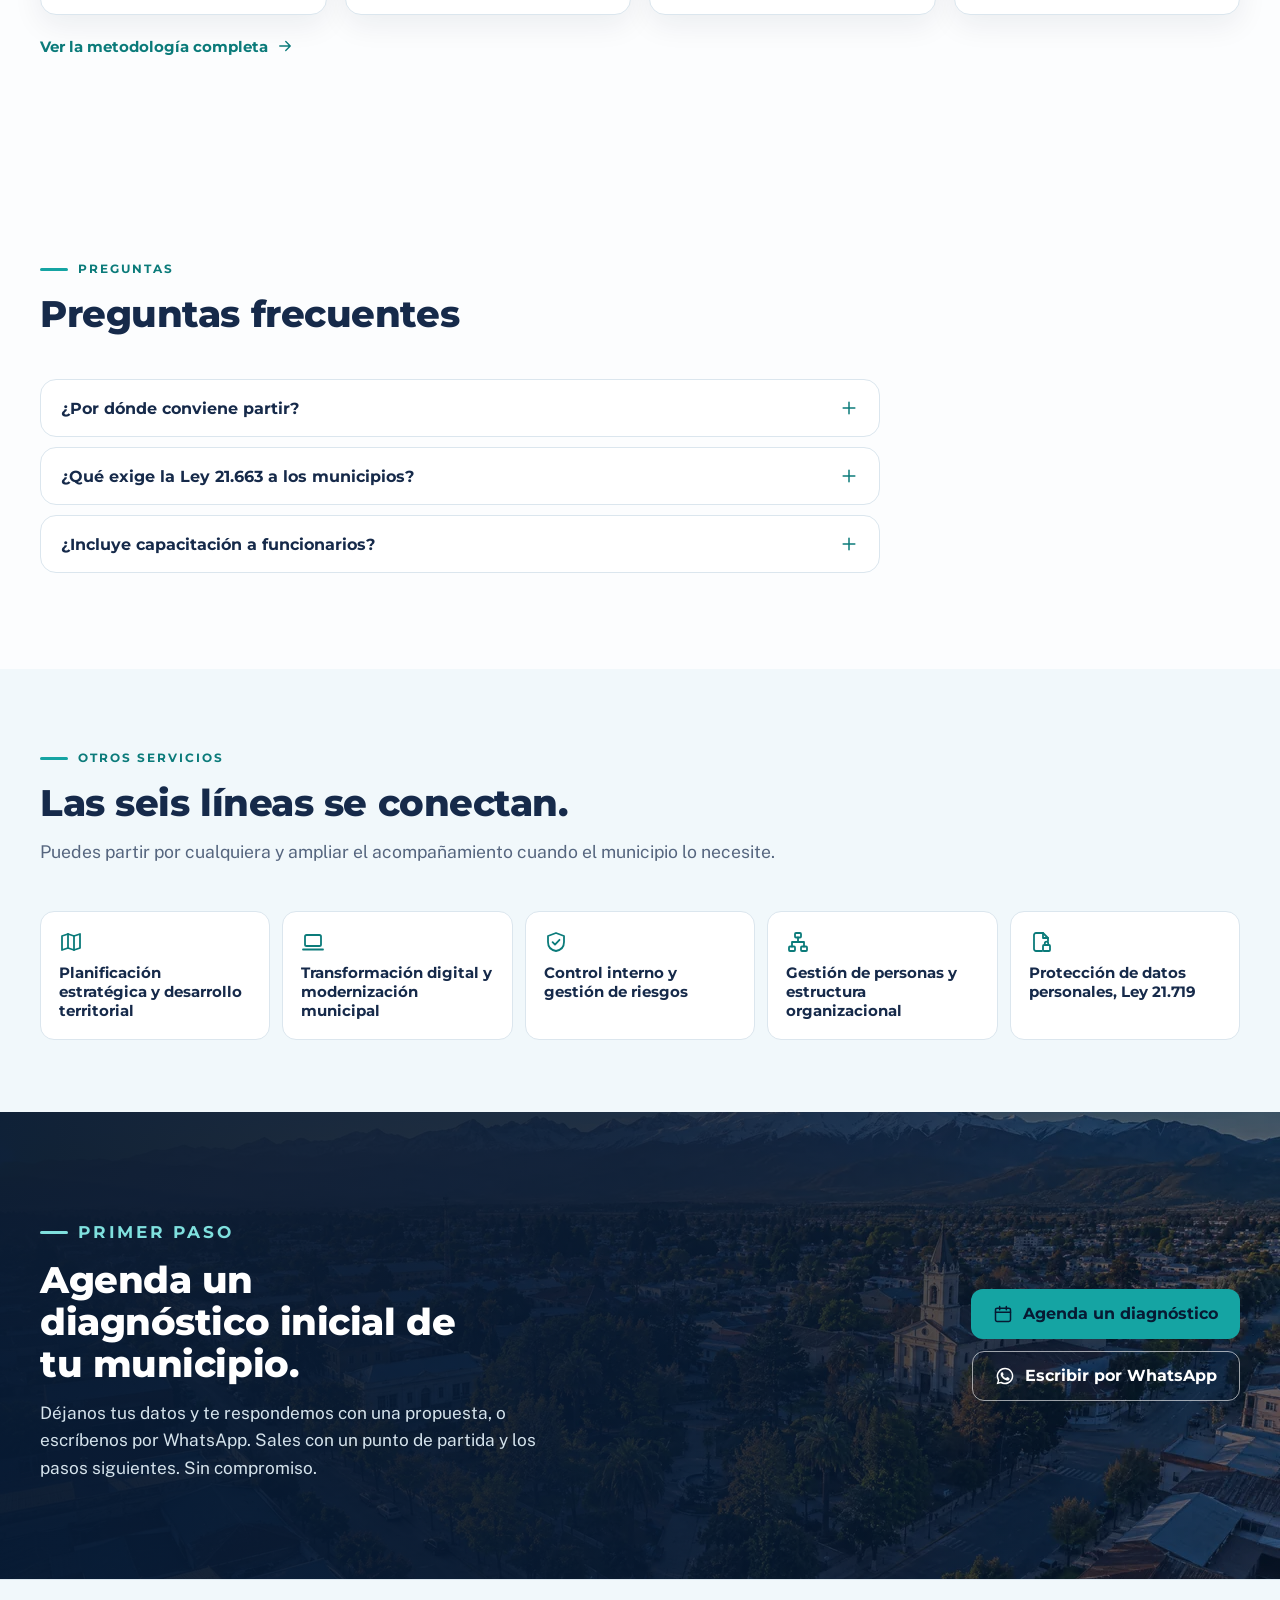
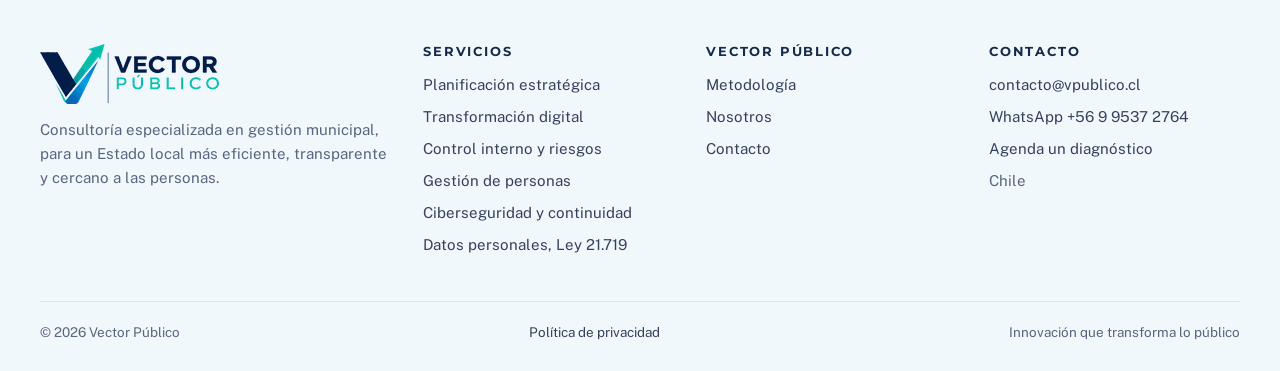
<file: servicios/ciberseguridad.html>
<!doctype html>
<html lang="es-CL">
<head>
<meta charset="utf-8">
<meta name="viewport" content="width=device-width, initial-scale=1">
<title>Ciberseguridad, continuidad operacional y gobierno de datos municipal · Vector Público</title>
<meta name="description" content="Seguridad de la información, activos críticos, accesos, respaldos, planes de continuidad y gobierno de datos para municipalidades, con foco en la Ley 21.663.">
<meta name="theme-color" content="#0a1f3d">
<link rel="canonical" href="https://www.vpublico.cl/servicios/ciberseguridad.html">
<meta property="og:type" content="website">
<meta property="og:locale" content="es_CL">
<meta property="og:site_name" content="Vector Público">
<meta property="og:title" content="Ciberseguridad, continuidad operacional y gobierno de datos municipal · Vector Público">
<meta property="og:description" content="Seguridad de la información, activos críticos, accesos, respaldos, planes de continuidad y gobierno de datos para municipalidades, con foco en la Ley 21.663.">
<meta property="og:url" content="https://www.vpublico.cl/servicios/ciberseguridad.html">
<meta property="og:image" content="https://www.vpublico.cl/assets/img/og-1200.jpg">
<link rel="icon" type="image/png" sizes="64x64" href="../assets/favicon-64.png">
<link rel="apple-touch-icon" href="../assets/apple-touch-icon.png">
<link rel="preload" href="../assets/fonts/montserrat-latin.woff2" as="font" type="font/woff2" crossorigin>
<link rel="preload" href="../assets/fonts/publicsans-latin.woff2" as="font" type="font/woff2" crossorigin>
<link rel="stylesheet" href="../assets/site.css">
<script>document.documentElement.classList.add('js');setTimeout(function(){if(!window.VP_READY)document.documentElement.classList.remove('js')},3000)</script>
</head>
<body>
<a class="skip" href="#contenido">Saltar al contenido</a>
<svg width="0" height="0" style="position:absolute" aria-hidden="true" focusable="false"><symbol id="i-columns" viewBox="0 0 24 24"><path d="M3 9.5L12 4l9 5.5"/><path d="M4 21h16M5 18h14"/><path d="M6.5 10.5V18M10.5 10.5V18M13.5 10.5V18M17.5 10.5V18"/></symbol><symbol id="i-gear" viewBox="0 0 24 24"><circle cx="12" cy="12" r="3.2"/><path d="M12 2.8v2.4M12 18.8v2.4M2.8 12h2.4M18.8 12h2.4M5.5 5.5l1.7 1.7M16.8 16.8l1.7 1.7M5.5 18.5l1.7-1.7M16.8 7.2l1.7-1.7"/><circle cx="12" cy="12" r="6.6"/></symbol><symbol id="i-shield" viewBox="0 0 24 24"><path d="M12 3l8 3v6c0 5-3.5 8.2-8 9-4.5-.8-8-4-8-9V6l8-3z"/><path d="M8.6 12.2l2.4 2.4 4.5-4.8"/></symbol><symbol id="i-laptop" viewBox="0 0 24 24"><rect x="4" y="5" width="16" height="11" rx="1.6"/><path d="M2 19.5h20"/></symbol><symbol id="i-doccheck" viewBox="0 0 24 24"><path d="M14 3H7a2 2 0 0 0-2 2v14a2 2 0 0 0 2 2h10a2 2 0 0 0 2-2V8z"/><path d="M14 3v5h5"/><path d="M9 14.5l2 2 4-4"/></symbol><symbol id="i-doc" viewBox="0 0 24 24"><path d="M14 3H7a2 2 0 0 0-2 2v14a2 2 0 0 0 2 2h10a2 2 0 0 0 2-2V8z"/><path d="M14 3v5h5M9 13h6M9 17h6"/></symbol><symbol id="i-doclock" viewBox="0 0 24 24"><path d="M13 21H7a2 2 0 0 1-2-2V5a2 2 0 0 1 2-2h7l5 5v3"/><path d="M14 3v5h5"/><rect x="14" y="15" width="7" height="6" rx="1"/><path d="M15.8 15v-1.6a1.7 1.7 0 0 1 3.4 0V15"/></symbol><symbol id="i-map" viewBox="0 0 24 24"><path d="M9 4L3 6v14l6-2 6 2 6-2V4l-6 2-6-2z"/><path d="M9 4v14M15 6v14"/></symbol><symbol id="i-org" viewBox="0 0 24 24"><rect x="9" y="3" width="6" height="4.5" rx="1"/><rect x="3" y="16.5" width="6" height="4.5" rx="1"/><rect x="15" y="16.5" width="6" height="4.5" rx="1"/><path d="M12 7.5v4.5M6 16.5V12h12v4.5"/></symbol><symbol id="i-database" viewBox="0 0 24 24"><ellipse cx="12" cy="5.5" rx="7" ry="2.6"/><path d="M5 5.5v13c0 1.4 3.1 2.6 7 2.6s7-1.2 7-2.6v-13"/><path d="M5 12c0 1.4 3.1 2.6 7 2.6s7-1.2 7-2.6"/></symbol><symbol id="i-people" viewBox="0 0 24 24"><circle cx="9" cy="8" r="3"/><path d="M3.5 20c0-3.2 2.5-5.6 5.5-5.6s5.5 2.4 5.5 5.6"/><circle cx="17" cy="9" r="2.4"/><path d="M15.8 14.2c2.6.2 4.7 2.3 4.7 5.3"/></symbol><symbol id="i-user" viewBox="0 0 24 24"><circle cx="12" cy="8" r="4"/><path d="M4.5 21c0-4.2 3.4-7.5 7.5-7.5s7.5 3.3 7.5 7.5"/></symbol><symbol id="i-target" viewBox="0 0 24 24"><circle cx="12" cy="12" r="8.5"/><circle cx="12" cy="12" r="4.6"/><circle cx="12" cy="12" r="1.2"/></symbol><symbol id="i-chart" viewBox="0 0 24 24"><path d="M4 20V11M10 20v-6M16 20V8M3 20.5h18"/></symbol><symbol id="i-chartup" viewBox="0 0 24 24"><path d="M4 20V13M9.5 20v-5M15 20v-8M3 20.5h18"/><path d="M4 9l5-3.5 4 2.5 7-4.5"/><path d="M16.5 3.5H20V7"/></symbol><symbol id="i-check" viewBox="0 0 24 24"><path d="M5 12.5l4.5 4.5L19 7.5"/></symbol><symbol id="i-arrow" viewBox="0 0 24 24"><path d="M5 12h14M13 6l6 6-6 6"/></symbol><symbol id="i-chevron" viewBox="0 0 24 24"><path d="M6 9l6 6 6-6"/></symbol><symbol id="i-plus" viewBox="0 0 24 24"><path d="M12 5v14M5 12h14"/></symbol><symbol id="i-clock" viewBox="0 0 24 24"><circle cx="12" cy="12" r="9"/><path d="M12 7v5l3 2"/></symbol><symbol id="i-calendar" viewBox="0 0 24 24"><rect x="3" y="5" width="18" height="16" rx="2"/><path d="M3 10h18M8 3v4M16 3v4"/></symbol><symbol id="i-bulb" viewBox="0 0 24 24"><path d="M9 18h6M10 21h4"/><path d="M12 3a6 6 0 0 0-3.6 10.8c.7.5 1.1 1.3 1.1 2.1V17h5v-1.1c0-.8.4-1.6 1.1-2.1A6 6 0 0 0 12 3z"/></symbol><symbol id="i-search" viewBox="0 0 24 24"><circle cx="11" cy="11" r="6.5"/><path d="M16 16l5 5"/></symbol><symbol id="i-alert" viewBox="0 0 24 24"><path d="M12 3.5l9.5 16.5h-19z"/><path d="M12 10v4.5M12 17.4v.1"/></symbol><symbol id="i-folder" viewBox="0 0 24 24"><path d="M3 7a2 2 0 0 1 2-2h4l2 2h8a2 2 0 0 1 2 2v8a2 2 0 0 1-2 2H5a2 2 0 0 1-2-2z"/></symbol><symbol id="i-network" viewBox="0 0 24 24"><circle cx="12" cy="5" r="2.5"/><circle cx="5" cy="18.5" r="2.5"/><circle cx="19" cy="18.5" r="2.5"/><path d="M12 7.5v4M12 11.5L6.6 16.6M12 11.5l5.4 5.1"/></symbol><symbol id="i-route" viewBox="0 0 24 24"><circle cx="6" cy="19" r="2"/><circle cx="18" cy="5" r="2"/><path d="M8 19h6.5a3.5 3.5 0 0 0 0-7h-5a3.5 3.5 0 0 1 0-7H16"/></symbol><symbol id="i-refresh" viewBox="0 0 24 24"><path d="M20 11a8 8 0 0 0-14.3-4.9L4 8"/><path d="M4 4v4h4"/><path d="M4 13a8 8 0 0 0 14.3 4.9L20 16"/><path d="M20 20v-4h-4"/></symbol><symbol id="i-leaf" viewBox="0 0 24 24"><path d="M5 19c0-8 5.5-13.5 15-14-.4 9.6-6 15-14 15"/><path d="M5 19c3.5-3.8 6.5-6.4 10-8.4"/></symbol><symbol id="i-coins" viewBox="0 0 24 24"><ellipse cx="9" cy="7" rx="5.5" ry="2.5"/><path d="M3.5 7v4c0 1.4 2.5 2.5 5.5 2.5s5.5-1.1 5.5-2.5V7"/><path d="M9.5 16.3c.9 1.3 3.2 2.2 5.5 2.2 3 0 5.5-1.1 5.5-2.5v-4c0-1.2-1.6-2.2-4-2.5"/></symbol><symbol id="i-chat" viewBox="0 0 24 24"><path d="M4 5h16v11H9.5L5 20v-4H4z"/></symbol><symbol id="i-cap" viewBox="0 0 24 24"><path d="M2 9.5L12 5l10 4.5L12 14z"/><path d="M6 11.5V16c0 1.2 2.7 3 6 3s6-1.8 6-3v-4.5"/></symbol><symbol id="i-menu" viewBox="0 0 24 24"><path d="M4 7h16M4 12h16M4 17h16"/></symbol><symbol id="i-close" viewBox="0 0 24 24"><path d="M6 6l12 12M18 6L6 18"/></symbol><symbol id="i-pin" viewBox="0 0 24 24"><path d="M12 21s-6.5-6-6.5-11a6.5 6.5 0 0 1 13 0c0 5-6.5 11-6.5 11z"/><circle cx="12" cy="10" r="2.4"/></symbol><symbol id="i-layers" viewBox="0 0 24 24"><path d="M12 3l9 5-9 5-9-5 9-5z"/><path d="M3 13l9 5 9-5"/></symbol><symbol id="i-globe" viewBox="0 0 24 24"><circle cx="12" cy="12" r="9"/><path d="M3 12h18M12 3c2.5 2.5 3.8 5.5 3.8 9s-1.3 6.5-3.8 9c-2.5-2.5-3.8-5.5-3.8-9S9.5 5.5 12 3z"/></symbol><symbol id="i-pause" viewBox="0 0 24 24"><path d="M9 6v12M15 6v12"/></symbol><symbol id="i-play" viewBox="0 0 24 24"><path d="M8 5.5v13l10.5-6.5z"/></symbol><symbol id="i-whatsapp" viewBox="0 0 24 24"><path d="M12 2a10 10 0 0 0-8.6 15.1L2 22l5-1.3A10 10 0 1 0 12 2zm0 18.2a8.2 8.2 0 0 1-4.2-1.2l-.3-.2-3 .8.8-2.9-.2-.3A8.2 8.2 0 1 1 12 20.2zm4.5-6.1c-.2-.1-1.5-.7-1.7-.8-.2-.1-.4-.1-.6.1l-.8 1c-.1.2-.3.2-.5.1a6.7 6.7 0 0 1-3.3-2.9c-.3-.4.2-.4.7-1.3.1-.2 0-.3 0-.5l-.8-1.8c-.2-.5-.4-.4-.6-.4h-.5a1 1 0 0 0-.7.3 3 3 0 0 0-.9 2.2c0 1.3.9 2.5 1.1 2.7.1.2 1.9 2.9 4.6 4 1.7.7 2.3.8 3.2.7.5-.1 1.5-.6 1.7-1.2.2-.6.2-1.1.2-1.2-.1-.1-.3-.2-.6-.3z"/></symbol></svg>
<div class="topbar"><div class="wrap"><a href="https://wa.me/56995372764?text=Hola%2C%20quiero%20agendar%20un%20diagn%C3%B3stico%20inicial%20para%20mi%20municipio." target="_blank" rel="noopener"><svg class="ic fill" aria-hidden="true" focusable="false"><use href="#i-whatsapp"/></svg>WhatsApp +56 9 9537 2764</a><p class="claims"><span>Municipios más eficientes</span><span>Territorios más fuertes</span><span>Personas con mejores servicios</span></p></div></div>
<header class="site-header">
<div class="wrap">
<a class="brand" href="../index.html" aria-label="Vector Público, ir al inicio"><img src="../assets/logo-marca-156.png" srcset="../assets/logo-marca-156.png 1x, ../assets/logo-marca-195.png 1.25x, ../assets/logo-marca-234.png 1.5x, ../assets/logo-marca-312.png 2x, ../assets/logo-marca-468.png 3x" alt="Vector Público" width="156" height="52"><span class="brand-tag">Innovación<br>que transforma<br>lo público</span></a>
<nav class="nav" id="menu" aria-label="Principal">
<ul>
<li><a class="navlink" href="../index.html">Inicio</a></li>
<li class="dd"><button class="dd-btn is-active" type="button" aria-expanded="false" aria-controls="dd-servicios">Servicios<svg class="ic chev" aria-hidden="true" focusable="false"><use href="#i-chevron"/></svg></button>
<div class="dd-menu" id="dd-servicios"><a href="../servicios/planificacion-estrategica.html"><svg class="ic" aria-hidden="true" focusable="false"><use href="#i-map"/></svg><span><b>Planificación estratégica y desarrollo territorial</b><small>PLADECO, PLADETUR, participación e indicadores</small></span></a><a href="../servicios/transformacion-digital.html"><svg class="ic" aria-hidden="true" focusable="false"><use href="#i-laptop"/></svg><span><b>Transformación digital y modernización municipal</b><small>Madurez digital, procesos, trámites e interoperabilidad</small></span></a><a href="../servicios/control-interno.html"><svg class="ic" aria-hidden="true" focusable="false"><use href="#i-shield"/></svg><span><b>Control interno y gestión de riesgos</b><small>COSO III, mapa de riesgos, controles y seguimiento</small></span></a><a href="../servicios/gestion-de-personas.html"><svg class="ic" aria-hidden="true" focusable="false"><use href="#i-org"/></svg><span><b>Gestión de personas y estructura organizacional</b><small>Plantas, dotación, cargas de trabajo y RR.HH.</small></span></a><a href="../servicios/ciberseguridad.html" aria-current="page"><svg class="ic" aria-hidden="true" focusable="false"><use href="#i-database"/></svg><span><b>Ciberseguridad, gobierno de datos y continuidad operacional</b><small>Activos críticos, accesos, respaldos y continuidad</small></span></a><a href="../servicios/proteccion-de-datos.html"><svg class="ic" aria-hidden="true" focusable="false"><use href="#i-doclock"/></svg><span><b>Protección de datos personales, Ley 21.719</b><small>Diagnóstico de cumplimiento, inventario y políticas</small></span></a></div></li>
<li><a class="navlink" href="../metodologia.html">Metodología</a></li>
<li><a class="navlink" href="../nosotros.html">Nosotros</a></li>
<li><a class="navlink" href="../contacto.html">Contacto</a></li>
</ul>
<a class="btn header-cta" href="../contacto.html?tema=ciberseguridad#formulario"><svg class="ic" aria-hidden="true" focusable="false"><use href="#i-calendar"/></svg>Agenda un diagnóstico</a>
</nav>
<button class="menu-btn" type="button" aria-expanded="false" aria-controls="menu" aria-label="Abrir menú"><svg class="ic i-open" aria-hidden="true" focusable="false"><use href="#i-menu"/></svg><svg class="ic i-close" aria-hidden="true" focusable="false"><use href="#i-close"/></svg></button>
</div>
</header>
<main id="contenido" tabindex="-1">
<section class="page-hero">
<div class="hero-grid">
<div class="hero-copy">
<nav class="crumbs" aria-label="Ruta"><a href="../index.html">Inicio</a><span aria-hidden="true">/</span><a href="../index.html#servicios">Servicios</a><span aria-hidden="true">/</span><span aria-current="page">Ciberseguridad y continuidad</span></nav>
<p class="kicker">Línea 05</p>
<h1>Ciberseguridad, gobierno de datos y continuidad operacional</h1>
<p class="lead">Para que el municipio siga atendiendo a los vecinos aunque falle un sistema.</p>
<div class="actions"><a class="btn" href="../contacto.html?tema=ciberseguridad#formulario"><svg class="ic" aria-hidden="true" focusable="false"><use href="#i-calendar"/></svg>Agenda un diagnóstico</a><a class="btn btn-ghost" href="#incluye">Qué incluye</a></div>
</div>
<figure class="hero-media hero-news" data-hero-news aria-roledescription="carrusel" aria-label="Actualidad normativa: ciberseguridad y gobierno de datos"><ul class="hn-track"><li class="hn-slide" role="group" aria-roledescription="noticia" aria-label="1 de 5"><picture><source type="image/webp" srcset="../assets/img/noticias/ciber-05-640.webp 640w, ../assets/img/noticias/ciber-05-960.webp 960w, ../assets/img/noticias/ciber-05-1344.webp 1344w" sizes="(max-width: 900px) 100vw, (min-width: 1877px) 55vw, 1032px"><img src="../assets/img/noticias/ciber-05-640.jpg" width="1344" height="756" alt="" loading="eager" fetchpriority="high" decoding="async"></picture><a class="hn-cap" href="https://tramitacion.senado.cl/wspublico/tramitacion.php?boletin=18623" target="_blank" rel="noopener"><span class="hn-meta"><span class="tag">Ley</span><time datetime="2026-12-01">Fecha legal: 1 dic 2026 (en revisión)</time></span><span class="hn-title">Ley 21.719 rige el 1 dic 2026, pero el Congreso tramita aplazarla al 15 oct 2027</span><span class="hn-src">Fuente: Senado<svg class="ic" aria-hidden="true" focusable="false"><use href="#i-arrow"/></svg><span class="sr-only">, se abre en otra pestaña</span></span></a></li><li class="hn-slide" role="group" aria-roledescription="noticia" aria-label="2 de 5" aria-hidden="true"><picture><source type="image/webp" srcset="../assets/img/noticias/ciber-02-640.webp 640w, ../assets/img/noticias/ciber-02-960.webp 960w, ../assets/img/noticias/ciber-02-1344.webp 1344w" sizes="(max-width: 900px) 100vw, (min-width: 1877px) 55vw, 1032px"><img src="../assets/img/noticias/ciber-02-640.jpg" width="1344" height="756" alt="" loading="lazy" decoding="async"></picture><a class="hn-cap" href="https://anci.gob.cl/noticias/contraloria-y-anci-firman-convenio/" target="_blank" rel="noopener" tabindex="-1"><span class="hn-meta"><span class="tag">Noticia</span><time datetime="2026-10-29">Firmado el 29 oct 2026</time></span><span class="hn-title">Contraloría y ANCI firman convenio que incluye fiscalizar la ciberseguridad del Estado</span><span class="hn-src">Fuente: ANCI<svg class="ic" aria-hidden="true" focusable="false"><use href="#i-arrow"/></svg><span class="sr-only">, se abre en otra pestaña</span></span></a></li><li class="hn-slide" role="group" aria-roledescription="noticia" aria-label="3 de 5" aria-hidden="true"><picture><source type="image/webp" srcset="../assets/img/noticias/ciber-03-640.webp 640w, ../assets/img/noticias/ciber-03-960.webp 960w, ../assets/img/noticias/ciber-03-1344.webp 1344w" sizes="(max-width: 900px) 100vw, (min-width: 1877px) 55vw, 1032px"><img src="../assets/img/noticias/ciber-03-640.jpg" width="1344" height="756" alt="" loading="lazy" decoding="async"></picture><a class="hn-cap" href="https://www.chilecompra.cl/wp-content/uploads/2026/10/Directiva47-Seguridad-de-laInformacion.pdf" target="_blank" rel="noopener" tabindex="-1"><span class="hn-meta"><span class="tag">Guía</span><time datetime="2026-10-20">Aprobada el 20 oct 2026</time></span><span class="hn-title">ChileCompra y ANCI proponen 17 cláusulas de ciberseguridad para contratar proveedores</span><span class="hn-src">Fuente: ChileCompra<svg class="ic" aria-hidden="true" focusable="false"><use href="#i-arrow"/></svg><span class="sr-only">, se abre en otra pestaña</span></span></a></li><li class="hn-slide" role="group" aria-roledescription="noticia" aria-label="4 de 5" aria-hidden="true"><picture><source type="image/webp" srcset="../assets/img/noticias/ciber-04-640.webp 640w, ../assets/img/noticias/ciber-04-960.webp 960w, ../assets/img/noticias/ciber-04-1344.webp 1344w" sizes="(max-width: 900px) 100vw, (min-width: 1877px) 55vw, 1032px"><img src="../assets/img/noticias/ciber-04-640.jpg" width="1344" height="756" alt="" loading="lazy" decoding="async"></picture><a class="hn-cap" href="https://anci.gob.cl/documents/5093/082026_Resumen_ejecutivo_Consulta_Publica_Normativa.pdf" target="_blank" rel="noopener" tabindex="-1"><span class="hn-meta"><span class="tag">Norma técnica</span><time datetime="2026-08-20">Resumen de consulta: 20 ago 2026</time></span><span class="hn-title">ANCI prepara sus primeros controles obligatorios; la norma final aún no se publica</span><span class="hn-src">Fuente: ANCI<svg class="ic" aria-hidden="true" focusable="false"><use href="#i-arrow"/></svg><span class="sr-only">, se abre en otra pestaña</span></span></a></li><li class="hn-slide" role="group" aria-roledescription="noticia" aria-label="5 de 5" aria-hidden="true"><picture><source type="image/webp" srcset="../assets/img/noticias/ciber-06-640.webp 640w, ../assets/img/noticias/ciber-06-960.webp 960w, ../assets/img/noticias/ciber-06-1344.webp 1344w" sizes="(max-width: 900px) 100vw, (min-width: 1877px) 55vw, 1032px"><img src="../assets/img/noticias/ciber-06-640.jpg" width="1344" height="756" alt="" loading="lazy" decoding="async"></picture><a class="hn-cap" href="https://www.diariooficial.interior.gob.cl/publicaciones/2025/06/04/44165/01/2653447.pdf" target="_blank" rel="noopener" tabindex="-1"><span class="hn-meta"><span class="tag">Instrucción</span><time datetime="2025-06-04">Vigente desde jun 2025</time></span><span class="hn-title">Municipios deben inscribir en el portal ANCI a su encargado de reportar incidentes</span><span class="hn-src">Fuente: Diario Oficial<svg class="ic" aria-hidden="true" focusable="false"><use href="#i-arrow"/></svg><span class="sr-only">, se abre en otra pestaña</span></span></a></li></ul><div class="hn-ctrl" hidden><button class="hn-nav" type="button" data-dir="-1" aria-label="Noticia anterior"><svg class="ic" aria-hidden="true" focusable="false"><use href="#i-arrow"/></svg></button><button class="hn-pause" type="button" aria-pressed="false" aria-label="Pausar el avance automático"><svg class="ic ic-pause" aria-hidden="true" focusable="false"><use href="#i-pause"/></svg><svg class="ic ic-play" aria-hidden="true" focusable="false"><use href="#i-play"/></svg></button><button class="hn-nav" type="button" data-dir="1" aria-label="Noticia siguiente"><svg class="ic" aria-hidden="true" focusable="false"><use href="#i-arrow"/></svg></button><ol class="hn-dots" aria-label="Noticias"></ol></div><span class="hn-kicker" aria-hidden="true">Actualidad normativa</span></figure>
</div>
</section><section class="problem" aria-label="El problema">
<div class="wrap reveal">
<div class="icon-badge" aria-hidden="true"><svg class="ic" aria-hidden="true" focusable="false"><use href="#i-alert"/></svg></div>
<div><p class="kicker">El problema</p><h2>Cinco de cada diez municipios no tiene un responsable de ciberseguridad.</h2><p class="text">En la radiografía de AMUCH a 208 municipios, el 41,3% no tenía ningún plan de respuesta a incidentes y solo el 10,6% había identificado todos sus activos de información. Además, la Ley 21.663 obliga a dar una alerta temprana al CSIRT Nacional dentro de tres horas desde que se conoce un incidente significativo.</p><p class="source">Fuentes: AMUCH, Desafíos de la ciberseguridad en los municipios de Chile, 2024; Ley 21.663, artículo 9.</p></div>
</div>
</section><section class="section" id="incluye">
<div class="wrap">
<div class="sec-head reveal"><p class="kicker">Qué incluye</p><h2>Seguridad de la información, continuidad y gobierno de datos</h2><p class="lede">Gobierno, riesgos, seguridad de la información y continuidad operacional en un solo plan, pensado para el tamaño real de cada municipio.</p></div>
<div class="cards  stagger"><article class="card"><span class="ic-wrap"><svg class="ic" aria-hidden="true" focusable="false"><use href="#i-database"/></svg></span><h3>Activos y sistemas</h3><p>Inventario de activos de información e identificación de sistemas críticos.</p><div class="chips"><span>Inventario</span><span>Sistemas críticos</span><span>Clasificación</span></div></article><article class="card"><span class="ic-wrap"><svg class="ic" aria-hidden="true" focusable="false"><use href="#i-user"/></svg></span><h3>Accesos y privilegios</h3><p>Controles de acceso, perfiles, privilegios y gestión de usuarios.</p><div class="chips"><span>Identidades</span><span>Permisos</span><span>Monitoreo</span></div></article><article class="card"><span class="ic-wrap"><svg class="ic" aria-hidden="true" focusable="false"><use href="#i-refresh"/></svg></span><h3>Continuidad</h3><p>Respaldos, recuperación, análisis de impacto y recuperación ante desastres.</p><div class="chips"><span>Respaldos</span><span>BIA</span><span>Planes de continuidad</span></div></article><article class="card"><span class="ic-wrap"><svg class="ic" aria-hidden="true" focusable="false"><use href="#i-shield"/></svg></span><h3>Seguridad</h3><p>Políticas, protocolos de incidentes y riesgos tecnológicos.</p><div class="chips"><span>Políticas</span><span>Monitoreo</span><span>Respuesta a incidentes</span></div></article><article class="card"><span class="ic-wrap"><svg class="ic" aria-hidden="true" focusable="false"><use href="#i-chart"/></svg></span><h3>Datos</h3><p>Gobierno y calidad de datos, conservación y disponibilidad.</p><div class="chips"><span>Gobierno de datos</span><span>Calidad</span><span>Disponibilidad</span></div></article><article class="card"><span class="ic-wrap"><svg class="ic" aria-hidden="true" focusable="false"><use href="#i-people"/></svg></span><h3>Terceros</h3><p>Riesgos de proveedores tecnológicos, capacitación y simulacros de incidentes.</p><div class="chips"><span>Proveedores</span><span>Capacitación</span><span>Simulacros</span></div></article></div>
</div>
</section><section class="section sky">
<div class="wrap">
<div class="sec-head reveal"><p class="kicker">Impacto</p><h2>Resultados para el municipio</h2></div>
<div class="results stagger"><div class="result"><span class="ic-wrap"><svg class="ic" aria-hidden="true" focusable="false"><use href="#i-refresh"/></svg></span><b>Mayor resiliencia</b><span>operacional ante caídas e incidentes.</span></div><div class="result"><span class="ic-wrap"><svg class="ic" aria-hidden="true" focusable="false"><use href="#i-shield"/></svg></span><b>Información protegida</b><span>de los vecinos y del municipio.</span></div><div class="result"><span class="ic-wrap"><svg class="ic" aria-hidden="true" focusable="false"><use href="#i-gear"/></svg></span><b>Continuidad</b><span>de los servicios críticos.</span></div><div class="result"><span class="ic-wrap"><svg class="ic" aria-hidden="true" focusable="false"><use href="#i-check"/></svg></span><b>Confianza ciudadana</b><span>y cumplimiento normativo.</span></div></div>
</div>
</section><section class="section">
<div class="wrap">
<div class="sec-head reveal"><p class="kicker">Plazos</p><h2>Partimos con foco y crecemos con evidencia.</h2><p class="lede">Cada servicio puede comenzar con un diagnóstico acotado y evolucionar hacia la implementación y el seguimiento.</p></div>
<div class="levels stagger"><article class="level"><p class="tag">Nivel 1</p><h3>Diagnóstico</h3><span class="dur"><svg class="ic" aria-hidden="true" focusable="false"><use href="#i-calendar"/></svg>30 a 45 días</span><p>GAP, inventarios, riesgos, brechas, madurez y plan de acción. Entender la situación y priorizar.</p></article><article class="level"><p class="tag">Nivel 2</p><h3>Implementación</h3><span class="dur"><svg class="ic" aria-hidden="true" focusable="false"><use href="#i-calendar"/></svg>60 a 90 días</span><p>Políticas, procedimientos, controles, matrices, protocolos, rediseño e indicadores.</p></article><article class="level"><p class="tag">Nivel 3</p><h3>Implementación integral</h3><span class="dur"><svg class="ic" aria-hidden="true" focusable="false"><use href="#i-calendar"/></svg>4 a 6 meses</span><p>Diagnóstico, implementación, capacitación, acompañamiento y seguimiento.</p></article><article class="level"><p class="tag">Nivel 4</p><h3>Gestión por procesos</h3><span class="dur"><svg class="ic" aria-hidden="true" focusable="false"><use href="#i-calendar"/></svg>Recurrente</span><p>Optimización de procesos, medición de desempeño y transferencia de capacidades.</p></article></div>
<a class="link-more" href="../metodologia.html">Ver la metodología completa<svg class="ic" aria-hidden="true" focusable="false"><use href="#i-arrow"/></svg></a>
</div>
</section><section class="section">
<div class="wrap">
<div class="sec-head reveal"><p class="kicker">Preguntas</p><h2>Preguntas frecuentes</h2></div>
<div class="faq reveal"><div class="faq-item"><button class="faq-q" type="button" aria-expanded="false" aria-controls="fa0" id="fq0">¿Por dónde conviene partir?<svg class="ic" aria-hidden="true" focusable="false"><use href="#i-plus"/></svg></button><div class="faq-a" id="fa0" role="region" aria-labelledby="fq0" aria-hidden="true"><div><p>Por saber qué sistemas son críticos y si los respaldos se pueden recuperar de verdad. Con eso se arma un plan de continuidad realista.</p></div></div></div><div class="faq-item"><button class="faq-q" type="button" aria-expanded="false" aria-controls="fa1" id="fq1">¿Qué exige la Ley 21.663 a los municipios?<svg class="ic" aria-hidden="true" focusable="false"><use href="#i-plus"/></svg></button><div class="faq-a" id="fa1" role="region" aria-labelledby="fq1" aria-hidden="true"><div><p>Los municipios forman parte de la Administración del Estado que regula la ley. Entre otras obligaciones, deben reportar los incidentes significativos al CSIRT Nacional: alerta temprana dentro de tres horas, actualización dentro de 72 horas e informe final dentro de 15 días.</p></div></div></div><div class="faq-item"><button class="faq-q" type="button" aria-expanded="false" aria-controls="fa2" id="fq2">¿Incluye capacitación a funcionarios?<svg class="ic" aria-hidden="true" focusable="false"><use href="#i-plus"/></svg></button><div class="faq-a" id="fa2" role="region" aria-labelledby="fq2" aria-hidden="true"><div><p>Sí. Incluimos capacitación y simulacros de incidentes para los equipos municipales.</p></div></div></div></div>
</div>
</section><section class="section sky tight">
<div class="wrap">
<div class="sec-head reveal"><p class="kicker">Otros servicios</p><h2>Las seis líneas se conectan.</h2><p class="lede">Puedes partir por cualquiera y ampliar el acompañamiento cuando el municipio lo necesite.</p></div>
<div class="others stagger"><a class="other" href="../servicios/planificacion-estrategica.html"><svg class="ic" aria-hidden="true" focusable="false"><use href="#i-map"/></svg><span>Planificación estratégica y desarrollo territorial</span></a><a class="other" href="../servicios/transformacion-digital.html"><svg class="ic" aria-hidden="true" focusable="false"><use href="#i-laptop"/></svg><span>Transformación digital y modernización municipal</span></a><a class="other" href="../servicios/control-interno.html"><svg class="ic" aria-hidden="true" focusable="false"><use href="#i-shield"/></svg><span>Control interno y gestión de riesgos</span></a><a class="other" href="../servicios/gestion-de-personas.html"><svg class="ic" aria-hidden="true" focusable="false"><use href="#i-org"/></svg><span>Gestión de personas y estructura organizacional</span></a><a class="other" href="../servicios/proteccion-de-datos.html"><svg class="ic" aria-hidden="true" focusable="false"><use href="#i-doclock"/></svg><span>Protección de datos personales, Ley 21.719</span></a></div>
</div>
</section>
<section class="cta-band" aria-labelledby="cta-t">
<div class="bg" aria-hidden="true"><picture><source type="image/webp" srcset="../assets/img/contacto-640.webp 640w, ../assets/img/contacto-960.webp 960w, ../assets/img/contacto-1280.webp 1280w, ../assets/img/contacto-1600.webp 1600w, ../assets/img/contacto-1920.webp 1920w, ../assets/img/contacto-2400.webp 2400w" sizes="100vw"><img src="../assets/img/contacto-960.jpg" srcset="../assets/img/contacto-960.jpg 960w, ../assets/img/contacto-1600.jpg 1600w" sizes="100vw" width="1600" height="900" alt="" style="object-position:50% 60%" loading="lazy" decoding="async"></picture></div>
<div class="wrap reveal">
<div><p class="kicker">Primer paso</p><h2 id="cta-t">Agenda un diagnóstico inicial de tu municipio.</h2><p>Déjanos tus datos y te respondemos con una propuesta, o escríbenos por WhatsApp. Sales con un punto de partida y los pasos siguientes. Sin compromiso.</p></div>
<div class="actions"><a class="btn" href="../contacto.html?tema=ciberseguridad#formulario"><svg class="ic" aria-hidden="true" focusable="false"><use href="#i-calendar"/></svg>Agenda un diagnóstico</a><a class="btn btn-outline-light" href="https://wa.me/56995372764?text=Hola%2C%20quiero%20agendar%20un%20diagn%C3%B3stico%20inicial%20sobre%20ciberseguridad%20y%20continuidad%20operacional." target="_blank" rel="noopener"><svg class="ic fill" aria-hidden="true" focusable="false"><use href="#i-whatsapp"/></svg>Escribir por WhatsApp</a></div>
</div>
</section>
</main>
<footer class="site-footer">
<div class="wrap">
<div class="cols">
<div><img src="../assets/logo-marca-180.png" srcset="../assets/logo-marca-180.png 1x, ../assets/logo-marca-225.png 1.25x, ../assets/logo-marca-270.png 1.5x, ../assets/logo-marca-360.png 2x, ../assets/logo-marca-540.png 3x" alt="Vector Público" width="180" height="60" loading="lazy"><p>Consultoría especializada en gestión municipal, para un Estado local más eficiente, transparente y cercano a las personas.</p></div>
<div><h4>Servicios</h4><ul><li><a href="../servicios/planificacion-estrategica.html">Planificación estratégica</a></li><li><a href="../servicios/transformacion-digital.html">Transformación digital</a></li><li><a href="../servicios/control-interno.html">Control interno y riesgos</a></li><li><a href="../servicios/gestion-de-personas.html">Gestión de personas</a></li><li><a href="../servicios/ciberseguridad.html">Ciberseguridad y continuidad</a></li><li><a href="../servicios/proteccion-de-datos.html">Datos personales, Ley 21.719</a></li></ul></div>
<div><h4>Vector Público</h4><ul><li><a href="../metodologia.html">Metodología</a></li><li><a href="../nosotros.html">Nosotros</a></li><li><a href="../contacto.html">Contacto</a></li></ul></div>
<div><h4>Contacto</h4><ul><li><a href="mailto:contacto@vpublico.cl">contacto@vpublico.cl</a></li><li><a href="https://wa.me/56995372764?text=Hola%2C%20quiero%20agendar%20un%20diagn%C3%B3stico%20inicial%20para%20mi%20municipio." target="_blank" rel="noopener">WhatsApp +56 9 9537 2764</a></li><li><a href="../contacto.html#formulario">Agenda un diagnóstico</a></li><li>Chile</li></ul></div>
</div>
<div class="legal"><span>© 2026 Vector Público</span><a href="../privacidad.html">Política de privacidad</a><span>Innovación que transforma lo público</span></div>
</div>
</footer>
<a class="wa-float" href="https://wa.me/56995372764?text=Hola%2C%20quiero%20agendar%20un%20diagn%C3%B3stico%20inicial%20sobre%20ciberseguridad%20y%20continuidad%20operacional." target="_blank" rel="noopener" aria-label="Escribir por WhatsApp a Vector Público"><svg class="ic fill" aria-hidden="true" focusable="false"><use href="#i-whatsapp"/></svg></a>
<script src="../assets/site.js" defer></script>
</body>
</html>
</file>
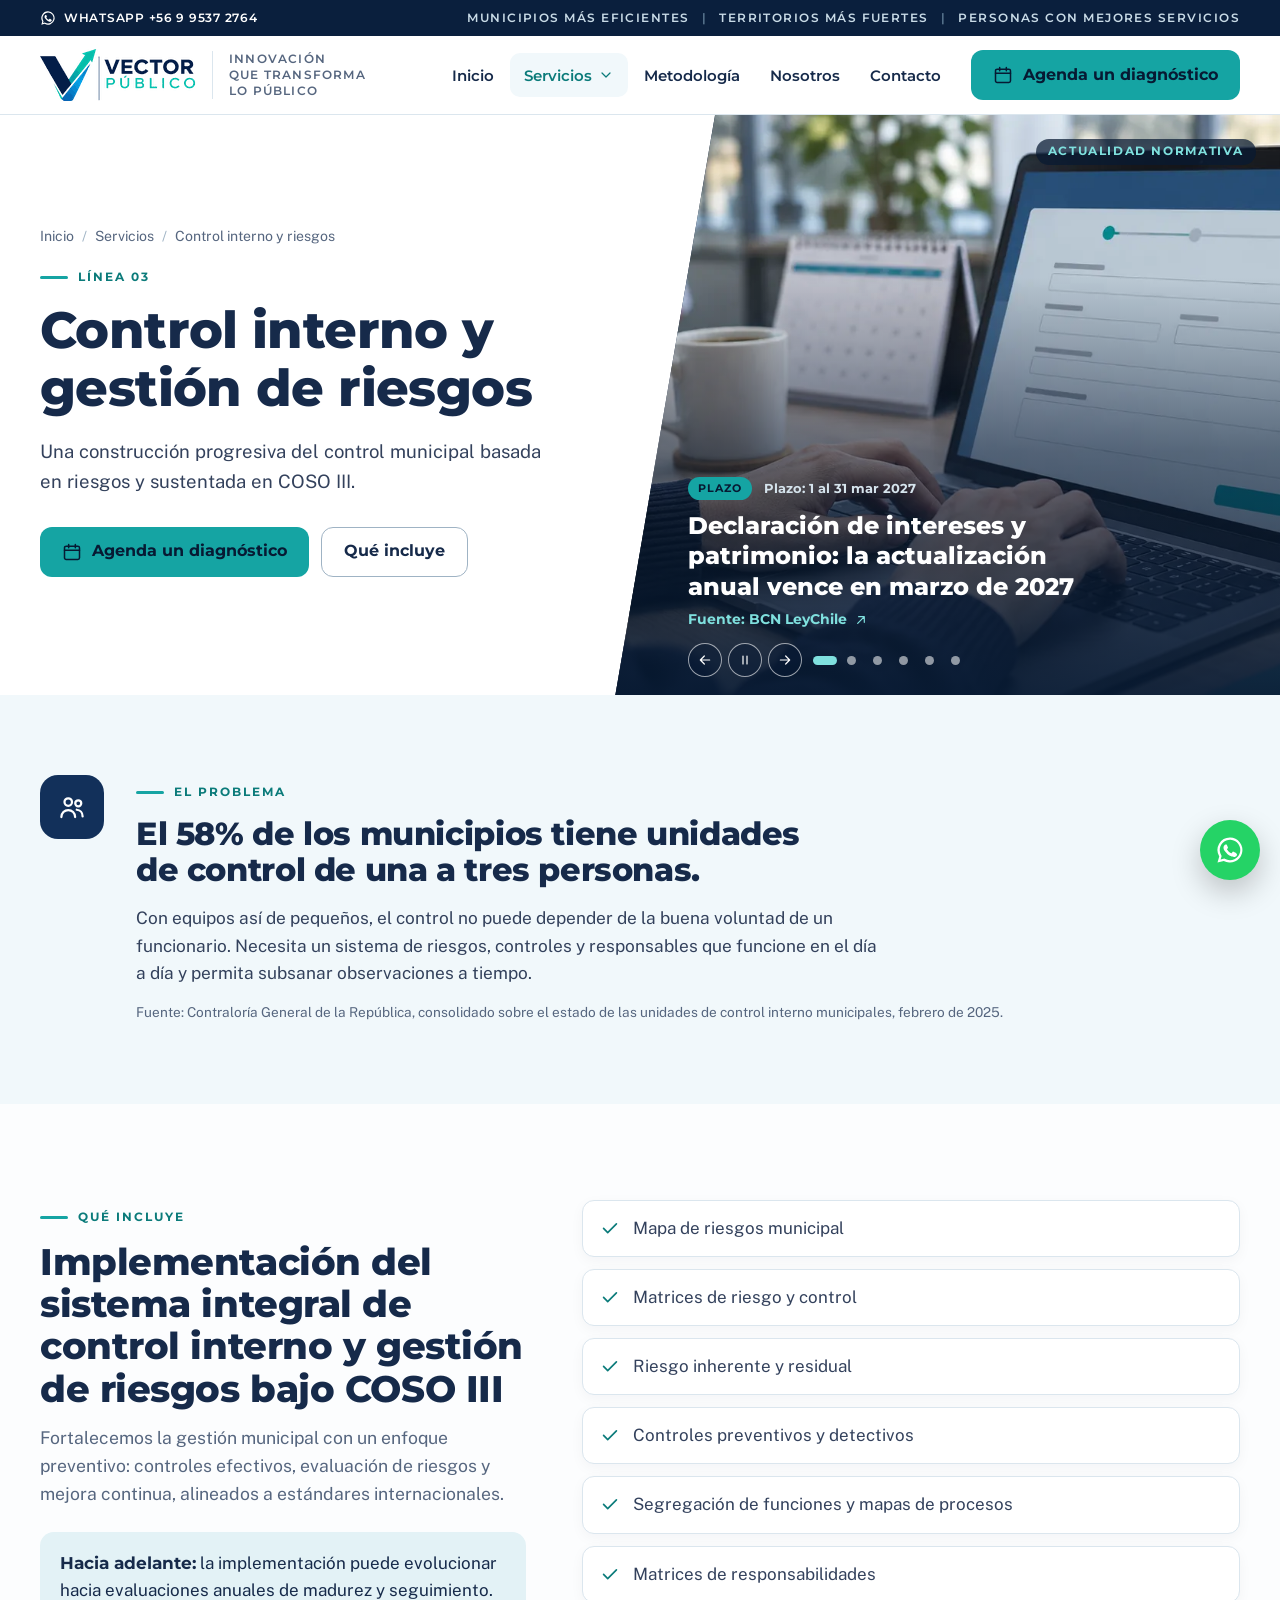
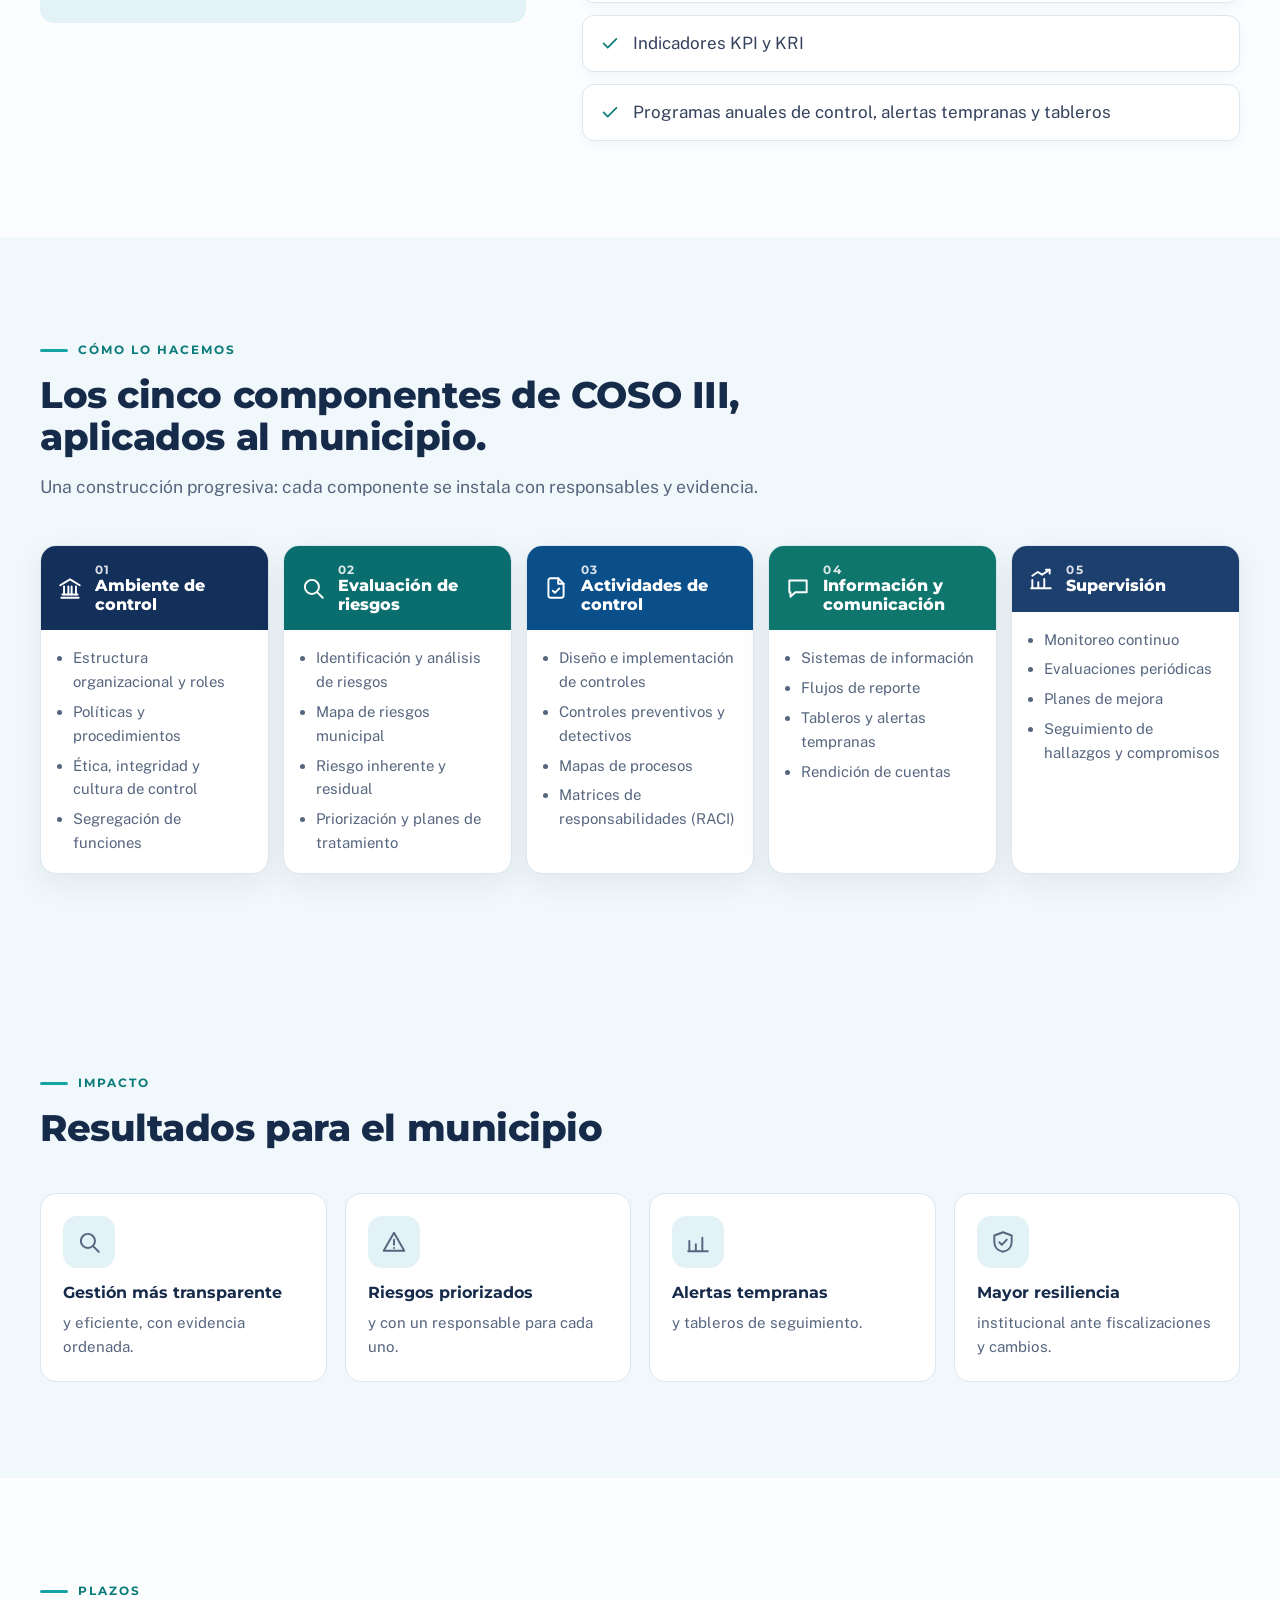
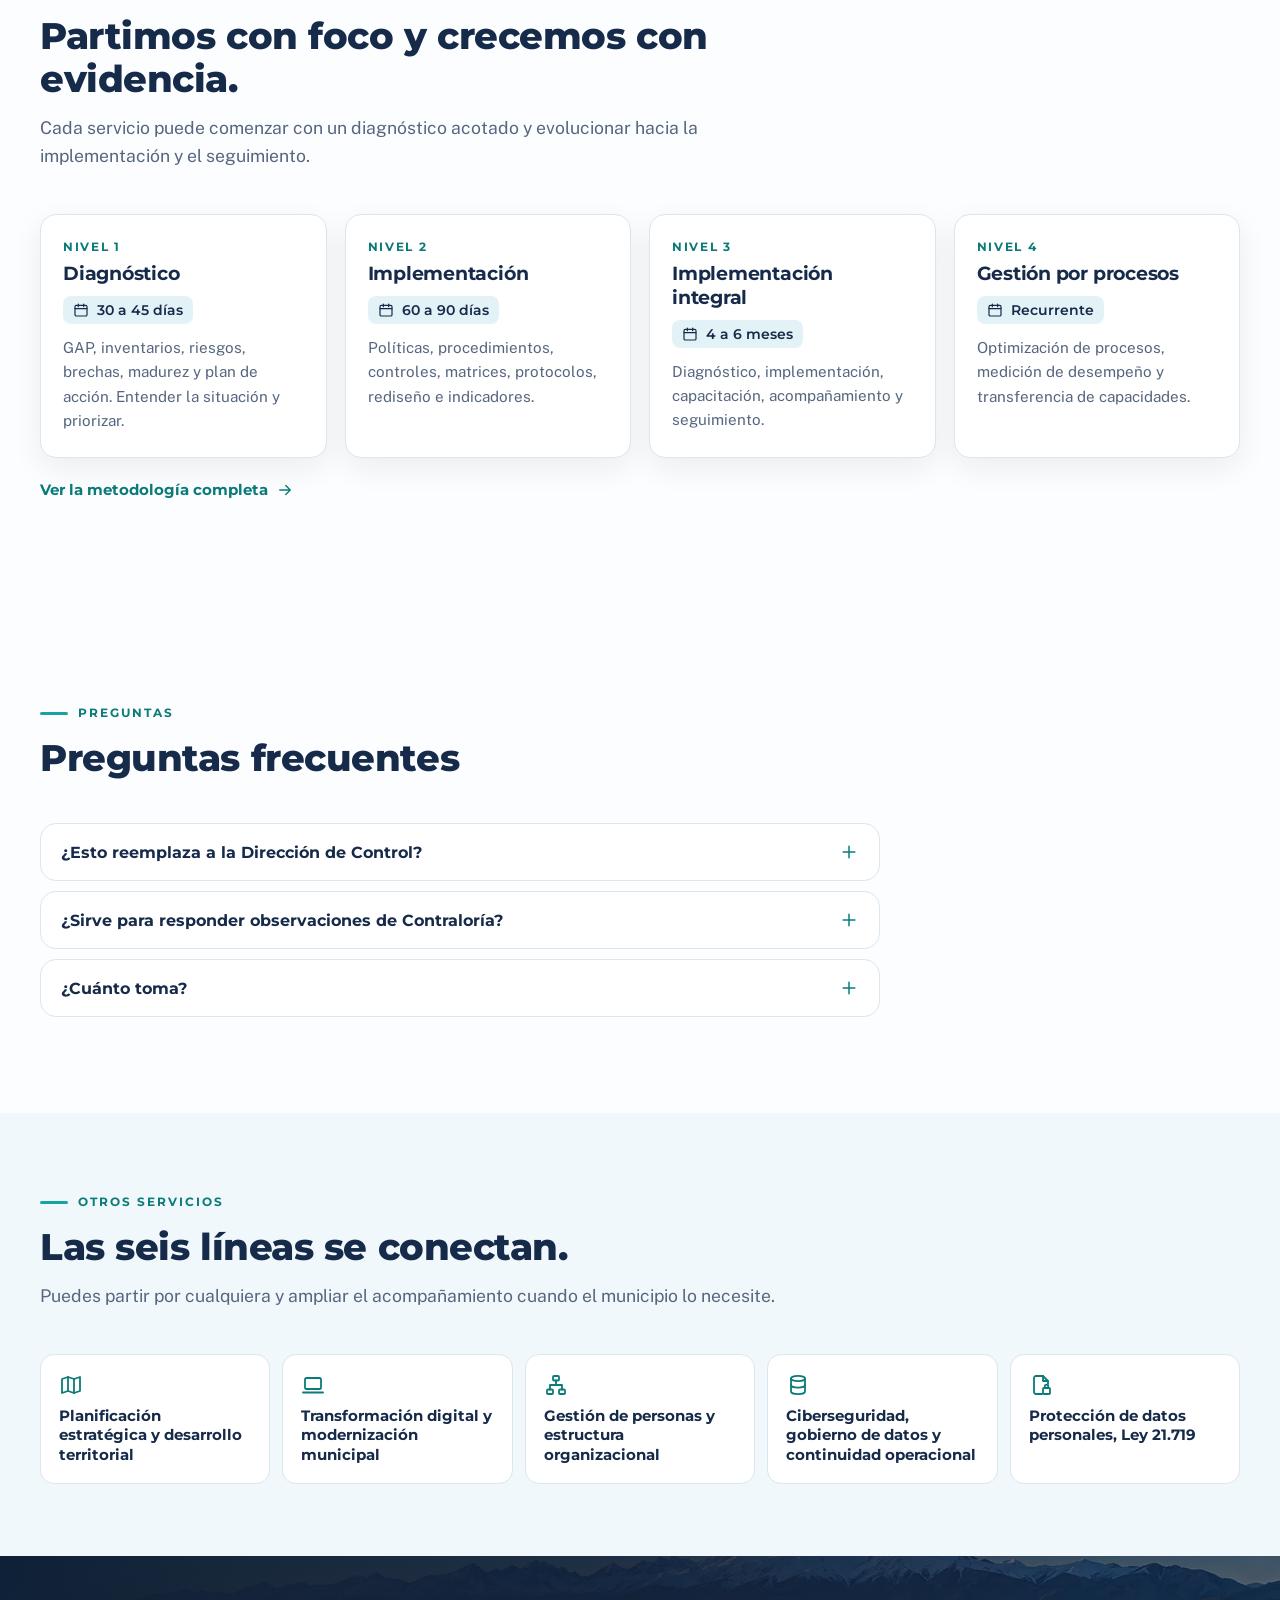
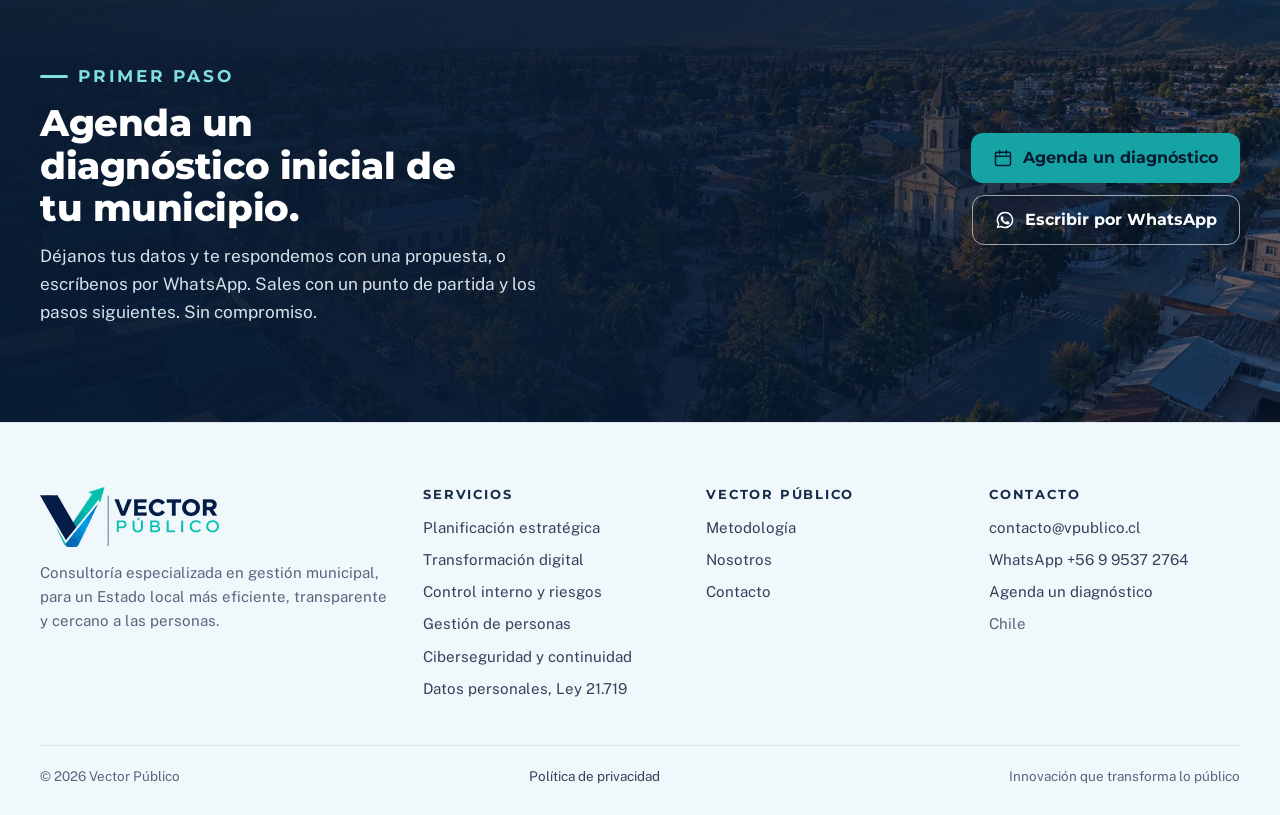
<file: servicios/control-interno.html>
<!doctype html>
<html lang="es-CL">
<head>
<meta charset="utf-8">
<meta name="viewport" content="width=device-width, initial-scale=1">
<title>Control interno y gestión de riesgos COSO III para municipios · Vector Público</title>
<meta name="description" content="Implementación del sistema de control interno y gestión de riesgos municipal bajo COSO III: mapa de riesgos, matrices, controles, indicadores y seguimiento.">
<meta name="theme-color" content="#0a1f3d">
<link rel="canonical" href="https://www.vpublico.cl/servicios/control-interno.html">
<meta property="og:type" content="website">
<meta property="og:locale" content="es_CL">
<meta property="og:site_name" content="Vector Público">
<meta property="og:title" content="Control interno y gestión de riesgos COSO III para municipios · Vector Público">
<meta property="og:description" content="Implementación del sistema de control interno y gestión de riesgos municipal bajo COSO III: mapa de riesgos, matrices, controles, indicadores y seguimiento.">
<meta property="og:url" content="https://www.vpublico.cl/servicios/control-interno.html">
<meta property="og:image" content="https://www.vpublico.cl/assets/img/og-1200.jpg">
<link rel="icon" type="image/png" sizes="64x64" href="../assets/favicon-64.png">
<link rel="apple-touch-icon" href="../assets/apple-touch-icon.png">
<link rel="preload" href="../assets/fonts/montserrat-latin.woff2" as="font" type="font/woff2" crossorigin>
<link rel="preload" href="../assets/fonts/publicsans-latin.woff2" as="font" type="font/woff2" crossorigin>
<link rel="stylesheet" href="../assets/site.css">
<script>document.documentElement.classList.add('js');setTimeout(function(){if(!window.VP_READY)document.documentElement.classList.remove('js')},3000)</script>
</head>
<body>
<a class="skip" href="#contenido">Saltar al contenido</a>
<svg width="0" height="0" style="position:absolute" aria-hidden="true" focusable="false"><symbol id="i-columns" viewBox="0 0 24 24"><path d="M3 9.5L12 4l9 5.5"/><path d="M4 21h16M5 18h14"/><path d="M6.5 10.5V18M10.5 10.5V18M13.5 10.5V18M17.5 10.5V18"/></symbol><symbol id="i-gear" viewBox="0 0 24 24"><circle cx="12" cy="12" r="3.2"/><path d="M12 2.8v2.4M12 18.8v2.4M2.8 12h2.4M18.8 12h2.4M5.5 5.5l1.7 1.7M16.8 16.8l1.7 1.7M5.5 18.5l1.7-1.7M16.8 7.2l1.7-1.7"/><circle cx="12" cy="12" r="6.6"/></symbol><symbol id="i-shield" viewBox="0 0 24 24"><path d="M12 3l8 3v6c0 5-3.5 8.2-8 9-4.5-.8-8-4-8-9V6l8-3z"/><path d="M8.6 12.2l2.4 2.4 4.5-4.8"/></symbol><symbol id="i-laptop" viewBox="0 0 24 24"><rect x="4" y="5" width="16" height="11" rx="1.6"/><path d="M2 19.5h20"/></symbol><symbol id="i-doccheck" viewBox="0 0 24 24"><path d="M14 3H7a2 2 0 0 0-2 2v14a2 2 0 0 0 2 2h10a2 2 0 0 0 2-2V8z"/><path d="M14 3v5h5"/><path d="M9 14.5l2 2 4-4"/></symbol><symbol id="i-doc" viewBox="0 0 24 24"><path d="M14 3H7a2 2 0 0 0-2 2v14a2 2 0 0 0 2 2h10a2 2 0 0 0 2-2V8z"/><path d="M14 3v5h5M9 13h6M9 17h6"/></symbol><symbol id="i-doclock" viewBox="0 0 24 24"><path d="M13 21H7a2 2 0 0 1-2-2V5a2 2 0 0 1 2-2h7l5 5v3"/><path d="M14 3v5h5"/><rect x="14" y="15" width="7" height="6" rx="1"/><path d="M15.8 15v-1.6a1.7 1.7 0 0 1 3.4 0V15"/></symbol><symbol id="i-map" viewBox="0 0 24 24"><path d="M9 4L3 6v14l6-2 6 2 6-2V4l-6 2-6-2z"/><path d="M9 4v14M15 6v14"/></symbol><symbol id="i-org" viewBox="0 0 24 24"><rect x="9" y="3" width="6" height="4.5" rx="1"/><rect x="3" y="16.5" width="6" height="4.5" rx="1"/><rect x="15" y="16.5" width="6" height="4.5" rx="1"/><path d="M12 7.5v4.5M6 16.5V12h12v4.5"/></symbol><symbol id="i-database" viewBox="0 0 24 24"><ellipse cx="12" cy="5.5" rx="7" ry="2.6"/><path d="M5 5.5v13c0 1.4 3.1 2.6 7 2.6s7-1.2 7-2.6v-13"/><path d="M5 12c0 1.4 3.1 2.6 7 2.6s7-1.2 7-2.6"/></symbol><symbol id="i-people" viewBox="0 0 24 24"><circle cx="9" cy="8" r="3"/><path d="M3.5 20c0-3.2 2.5-5.6 5.5-5.6s5.5 2.4 5.5 5.6"/><circle cx="17" cy="9" r="2.4"/><path d="M15.8 14.2c2.6.2 4.7 2.3 4.7 5.3"/></symbol><symbol id="i-user" viewBox="0 0 24 24"><circle cx="12" cy="8" r="4"/><path d="M4.5 21c0-4.2 3.4-7.5 7.5-7.5s7.5 3.3 7.5 7.5"/></symbol><symbol id="i-target" viewBox="0 0 24 24"><circle cx="12" cy="12" r="8.5"/><circle cx="12" cy="12" r="4.6"/><circle cx="12" cy="12" r="1.2"/></symbol><symbol id="i-chart" viewBox="0 0 24 24"><path d="M4 20V11M10 20v-6M16 20V8M3 20.5h18"/></symbol><symbol id="i-chartup" viewBox="0 0 24 24"><path d="M4 20V13M9.5 20v-5M15 20v-8M3 20.5h18"/><path d="M4 9l5-3.5 4 2.5 7-4.5"/><path d="M16.5 3.5H20V7"/></symbol><symbol id="i-check" viewBox="0 0 24 24"><path d="M5 12.5l4.5 4.5L19 7.5"/></symbol><symbol id="i-arrow" viewBox="0 0 24 24"><path d="M5 12h14M13 6l6 6-6 6"/></symbol><symbol id="i-chevron" viewBox="0 0 24 24"><path d="M6 9l6 6 6-6"/></symbol><symbol id="i-plus" viewBox="0 0 24 24"><path d="M12 5v14M5 12h14"/></symbol><symbol id="i-clock" viewBox="0 0 24 24"><circle cx="12" cy="12" r="9"/><path d="M12 7v5l3 2"/></symbol><symbol id="i-calendar" viewBox="0 0 24 24"><rect x="3" y="5" width="18" height="16" rx="2"/><path d="M3 10h18M8 3v4M16 3v4"/></symbol><symbol id="i-bulb" viewBox="0 0 24 24"><path d="M9 18h6M10 21h4"/><path d="M12 3a6 6 0 0 0-3.6 10.8c.7.5 1.1 1.3 1.1 2.1V17h5v-1.1c0-.8.4-1.6 1.1-2.1A6 6 0 0 0 12 3z"/></symbol><symbol id="i-search" viewBox="0 0 24 24"><circle cx="11" cy="11" r="6.5"/><path d="M16 16l5 5"/></symbol><symbol id="i-alert" viewBox="0 0 24 24"><path d="M12 3.5l9.5 16.5h-19z"/><path d="M12 10v4.5M12 17.4v.1"/></symbol><symbol id="i-folder" viewBox="0 0 24 24"><path d="M3 7a2 2 0 0 1 2-2h4l2 2h8a2 2 0 0 1 2 2v8a2 2 0 0 1-2 2H5a2 2 0 0 1-2-2z"/></symbol><symbol id="i-network" viewBox="0 0 24 24"><circle cx="12" cy="5" r="2.5"/><circle cx="5" cy="18.5" r="2.5"/><circle cx="19" cy="18.5" r="2.5"/><path d="M12 7.5v4M12 11.5L6.6 16.6M12 11.5l5.4 5.1"/></symbol><symbol id="i-route" viewBox="0 0 24 24"><circle cx="6" cy="19" r="2"/><circle cx="18" cy="5" r="2"/><path d="M8 19h6.5a3.5 3.5 0 0 0 0-7h-5a3.5 3.5 0 0 1 0-7H16"/></symbol><symbol id="i-refresh" viewBox="0 0 24 24"><path d="M20 11a8 8 0 0 0-14.3-4.9L4 8"/><path d="M4 4v4h4"/><path d="M4 13a8 8 0 0 0 14.3 4.9L20 16"/><path d="M20 20v-4h-4"/></symbol><symbol id="i-leaf" viewBox="0 0 24 24"><path d="M5 19c0-8 5.5-13.5 15-14-.4 9.6-6 15-14 15"/><path d="M5 19c3.5-3.8 6.5-6.4 10-8.4"/></symbol><symbol id="i-coins" viewBox="0 0 24 24"><ellipse cx="9" cy="7" rx="5.5" ry="2.5"/><path d="M3.5 7v4c0 1.4 2.5 2.5 5.5 2.5s5.5-1.1 5.5-2.5V7"/><path d="M9.5 16.3c.9 1.3 3.2 2.2 5.5 2.2 3 0 5.5-1.1 5.5-2.5v-4c0-1.2-1.6-2.2-4-2.5"/></symbol><symbol id="i-chat" viewBox="0 0 24 24"><path d="M4 5h16v11H9.5L5 20v-4H4z"/></symbol><symbol id="i-cap" viewBox="0 0 24 24"><path d="M2 9.5L12 5l10 4.5L12 14z"/><path d="M6 11.5V16c0 1.2 2.7 3 6 3s6-1.8 6-3v-4.5"/></symbol><symbol id="i-menu" viewBox="0 0 24 24"><path d="M4 7h16M4 12h16M4 17h16"/></symbol><symbol id="i-close" viewBox="0 0 24 24"><path d="M6 6l12 12M18 6L6 18"/></symbol><symbol id="i-pin" viewBox="0 0 24 24"><path d="M12 21s-6.5-6-6.5-11a6.5 6.5 0 0 1 13 0c0 5-6.5 11-6.5 11z"/><circle cx="12" cy="10" r="2.4"/></symbol><symbol id="i-layers" viewBox="0 0 24 24"><path d="M12 3l9 5-9 5-9-5 9-5z"/><path d="M3 13l9 5 9-5"/></symbol><symbol id="i-globe" viewBox="0 0 24 24"><circle cx="12" cy="12" r="9"/><path d="M3 12h18M12 3c2.5 2.5 3.8 5.5 3.8 9s-1.3 6.5-3.8 9c-2.5-2.5-3.8-5.5-3.8-9S9.5 5.5 12 3z"/></symbol><symbol id="i-pause" viewBox="0 0 24 24"><path d="M9 6v12M15 6v12"/></symbol><symbol id="i-play" viewBox="0 0 24 24"><path d="M8 5.5v13l10.5-6.5z"/></symbol><symbol id="i-whatsapp" viewBox="0 0 24 24"><path d="M12 2a10 10 0 0 0-8.6 15.1L2 22l5-1.3A10 10 0 1 0 12 2zm0 18.2a8.2 8.2 0 0 1-4.2-1.2l-.3-.2-3 .8.8-2.9-.2-.3A8.2 8.2 0 1 1 12 20.2zm4.5-6.1c-.2-.1-1.5-.7-1.7-.8-.2-.1-.4-.1-.6.1l-.8 1c-.1.2-.3.2-.5.1a6.7 6.7 0 0 1-3.3-2.9c-.3-.4.2-.4.7-1.3.1-.2 0-.3 0-.5l-.8-1.8c-.2-.5-.4-.4-.6-.4h-.5a1 1 0 0 0-.7.3 3 3 0 0 0-.9 2.2c0 1.3.9 2.5 1.1 2.7.1.2 1.9 2.9 4.6 4 1.7.7 2.3.8 3.2.7.5-.1 1.5-.6 1.7-1.2.2-.6.2-1.1.2-1.2-.1-.1-.3-.2-.6-.3z"/></symbol></svg>
<div class="topbar"><div class="wrap"><a href="https://wa.me/56995372764?text=Hola%2C%20quiero%20agendar%20un%20diagn%C3%B3stico%20inicial%20para%20mi%20municipio." target="_blank" rel="noopener"><svg class="ic fill" aria-hidden="true" focusable="false"><use href="#i-whatsapp"/></svg>WhatsApp +56 9 9537 2764</a><p class="claims"><span>Municipios más eficientes</span><span>Territorios más fuertes</span><span>Personas con mejores servicios</span></p></div></div>
<header class="site-header">
<div class="wrap">
<a class="brand" href="../index.html" aria-label="Vector Público, ir al inicio"><img src="../assets/logo-marca-156.png" srcset="../assets/logo-marca-156.png 1x, ../assets/logo-marca-195.png 1.25x, ../assets/logo-marca-234.png 1.5x, ../assets/logo-marca-312.png 2x, ../assets/logo-marca-468.png 3x" alt="Vector Público" width="156" height="52"><span class="brand-tag">Innovación<br>que transforma<br>lo público</span></a>
<nav class="nav" id="menu" aria-label="Principal">
<ul>
<li><a class="navlink" href="../index.html">Inicio</a></li>
<li class="dd"><button class="dd-btn is-active" type="button" aria-expanded="false" aria-controls="dd-servicios">Servicios<svg class="ic chev" aria-hidden="true" focusable="false"><use href="#i-chevron"/></svg></button>
<div class="dd-menu" id="dd-servicios"><a href="../servicios/planificacion-estrategica.html"><svg class="ic" aria-hidden="true" focusable="false"><use href="#i-map"/></svg><span><b>Planificación estratégica y desarrollo territorial</b><small>PLADECO, PLADETUR, participación e indicadores</small></span></a><a href="../servicios/transformacion-digital.html"><svg class="ic" aria-hidden="true" focusable="false"><use href="#i-laptop"/></svg><span><b>Transformación digital y modernización municipal</b><small>Madurez digital, procesos, trámites e interoperabilidad</small></span></a><a href="../servicios/control-interno.html" aria-current="page"><svg class="ic" aria-hidden="true" focusable="false"><use href="#i-shield"/></svg><span><b>Control interno y gestión de riesgos</b><small>COSO III, mapa de riesgos, controles y seguimiento</small></span></a><a href="../servicios/gestion-de-personas.html"><svg class="ic" aria-hidden="true" focusable="false"><use href="#i-org"/></svg><span><b>Gestión de personas y estructura organizacional</b><small>Plantas, dotación, cargas de trabajo y RR.HH.</small></span></a><a href="../servicios/ciberseguridad.html"><svg class="ic" aria-hidden="true" focusable="false"><use href="#i-database"/></svg><span><b>Ciberseguridad, gobierno de datos y continuidad operacional</b><small>Activos críticos, accesos, respaldos y continuidad</small></span></a><a href="../servicios/proteccion-de-datos.html"><svg class="ic" aria-hidden="true" focusable="false"><use href="#i-doclock"/></svg><span><b>Protección de datos personales, Ley 21.719</b><small>Diagnóstico de cumplimiento, inventario y políticas</small></span></a></div></li>
<li><a class="navlink" href="../metodologia.html">Metodología</a></li>
<li><a class="navlink" href="../nosotros.html">Nosotros</a></li>
<li><a class="navlink" href="../contacto.html">Contacto</a></li>
</ul>
<a class="btn header-cta" href="../contacto.html?tema=control-interno#formulario"><svg class="ic" aria-hidden="true" focusable="false"><use href="#i-calendar"/></svg>Agenda un diagnóstico</a>
</nav>
<button class="menu-btn" type="button" aria-expanded="false" aria-controls="menu" aria-label="Abrir menú"><svg class="ic i-open" aria-hidden="true" focusable="false"><use href="#i-menu"/></svg><svg class="ic i-close" aria-hidden="true" focusable="false"><use href="#i-close"/></svg></button>
</div>
</header>
<main id="contenido" tabindex="-1">
<section class="page-hero">
<div class="hero-grid">
<div class="hero-copy">
<nav class="crumbs" aria-label="Ruta"><a href="../index.html">Inicio</a><span aria-hidden="true">/</span><a href="../index.html#servicios">Servicios</a><span aria-hidden="true">/</span><span aria-current="page">Control interno y riesgos</span></nav>
<p class="kicker">Línea 03</p>
<h1>Control interno y gestión de riesgos</h1>
<p class="lead">Una construcción progresiva del control municipal basada en riesgos y sustentada en COSO III.</p>
<div class="actions"><a class="btn" href="../contacto.html?tema=control-interno#formulario"><svg class="ic" aria-hidden="true" focusable="false"><use href="#i-calendar"/></svg>Agenda un diagnóstico</a><a class="btn btn-ghost" href="#incluye">Qué incluye</a></div>
</div>
<figure class="hero-media hero-news" data-hero-news aria-roledescription="carrusel" aria-label="Actualidad normativa: control interno y probidad"><ul class="hn-track"><li class="hn-slide" role="group" aria-roledescription="noticia" aria-label="1 de 6"><picture><source type="image/webp" srcset="../assets/img/noticias/ci-04-640.webp 640w, ../assets/img/noticias/ci-04-960.webp 960w, ../assets/img/noticias/ci-04-1344.webp 1344w" sizes="(max-width: 900px) 100vw, (min-width: 1877px) 55vw, 1032px"><img src="../assets/img/noticias/ci-04-640.jpg" width="1344" height="756" alt="" loading="eager" fetchpriority="high" decoding="async"></picture><a class="hn-cap" href="https://www.bcn.cl/leychile/navegar?idNorma=1086062" target="_blank" rel="noopener"><span class="hn-meta"><span class="tag">Plazo</span><time datetime="2027-03-31">Plazo: 1 al 31 mar 2027</time></span><span class="hn-title">Declaración de intereses y patrimonio: la actualización anual vence en marzo de 2027</span><span class="hn-src">Fuente: BCN LeyChile<svg class="ic" aria-hidden="true" focusable="false"><use href="#i-arrow"/></svg><span class="sr-only">, se abre en otra pestaña</span></span></a></li><li class="hn-slide" role="group" aria-roledescription="noticia" aria-label="2 de 6" aria-hidden="true"><picture><source type="image/webp" srcset="../assets/img/noticias/ci-03-640.webp 640w, ../assets/img/noticias/ci-03-960.webp 960w, ../assets/img/noticias/ci-03-1344.webp 1344w" sizes="(max-width: 900px) 100vw, (min-width: 1877px) 55vw, 1032px"><img src="../assets/img/noticias/ci-03-640.jpg" width="1344" height="756" alt="" loading="lazy" decoding="async"></picture><a class="hn-cap" href="https://www.bcn.cl/leychile/navegar?idNorma=1229250" target="_blank" rel="noopener" tabindex="-1"><span class="hn-meta"><span class="tag">Ley</span><time datetime="2026-10-17">Publicada el 17 oct 2026</time></span><span class="hn-title">Ley 21.850: incumplir el reposo de una licencia médica es falta grave a la probidad</span><span class="hn-src">Fuente: BCN LeyChile<svg class="ic" aria-hidden="true" focusable="false"><use href="#i-arrow"/></svg><span class="sr-only">, se abre en otra pestaña</span></span></a></li><li class="hn-slide" role="group" aria-roledescription="noticia" aria-label="3 de 6" aria-hidden="true"><picture><source type="image/webp" srcset="../assets/img/noticias/ci-01-640.webp 640w, ../assets/img/noticias/ci-01-960.webp 960w, ../assets/img/noticias/ci-01-1344.webp 1344w" sizes="(max-width: 900px) 100vw, (min-width: 1877px) 55vw, 1032px"><img src="../assets/img/noticias/ci-01-640.jpg" width="1344" height="756" alt="" loading="lazy" decoding="async"></picture><a class="hn-cap" href="https://www.contraloria.cl/pdfbuscador/instructivos/IN28N26/html" target="_blank" rel="noopener" tabindex="-1"><span class="hn-meta"><span class="tag">Dictamen</span><time datetime="2026-09-07">Emitido el 7 sep 2026</time></span><span class="hn-title">Contraloría emite instructivo sobre funciones y dotación de las direcciones de control</span><span class="hn-src">Fuente: Contraloría<svg class="ic" aria-hidden="true" focusable="false"><use href="#i-arrow"/></svg><span class="sr-only">, se abre en otra pestaña</span></span></a></li><li class="hn-slide" role="group" aria-roledescription="noticia" aria-label="4 de 6" aria-hidden="true"><picture><source type="image/webp" srcset="../assets/img/noticias/ci-05-640.webp 640w, ../assets/img/noticias/ci-05-960.webp 960w, ../assets/img/noticias/ci-05-1344.webp 1344w" sizes="(max-width: 900px) 100vw, (min-width: 1877px) 55vw, 1032px"><img src="../assets/img/noticias/ci-05-640.jpg" width="1344" height="756" alt="" loading="lazy" decoding="async"></picture><a class="hn-cap" href="https://www.contraloria.cl/web/cgr/-/cic-23" target="_blank" rel="noopener" tabindex="-1"><span class="hn-meta"><span class="tag">Noticia</span><time datetime="2026-06-15">Publicado el 15 jun 2026</time></span><span class="hn-title">Contraloría detecta 146 mil permisos de circulación renovados con multas impagas</span><span class="hn-src">Fuente: Contraloría<svg class="ic" aria-hidden="true" focusable="false"><use href="#i-arrow"/></svg><span class="sr-only">, se abre en otra pestaña</span></span></a></li><li class="hn-slide" role="group" aria-roledescription="noticia" aria-label="5 de 6" aria-hidden="true"><picture><source type="image/webp" srcset="../assets/img/noticias/ci-02-640.webp 640w, ../assets/img/noticias/ci-02-960.webp 960w, ../assets/img/noticias/ci-02-1344.webp 1344w" sizes="(max-width: 900px) 100vw, (min-width: 1877px) 55vw, 1032px"><img src="../assets/img/noticias/ci-02-640.jpg" width="1344" height="756" alt="" loading="lazy" decoding="async"></picture><a class="hn-cap" href="https://www.bcn.cl/leychile/navegar?idNorma=1221675" target="_blank" rel="noopener" tabindex="-1"><span class="hn-meta"><span class="tag">Plazo</span><time datetime="2026-06-01">Rige desde el 1 jun 2026</time></span><span class="hn-title">Toma de razón: decretos alcaldicios exentos deben registrarse en 15 días hábiles</span><span class="hn-src">Fuente: BCN LeyChile<svg class="ic" aria-hidden="true" focusable="false"><use href="#i-arrow"/></svg><span class="sr-only">, se abre en otra pestaña</span></span></a></li><li class="hn-slide" role="group" aria-roledescription="noticia" aria-label="6 de 6" aria-hidden="true"><picture><source type="image/webp" srcset="../assets/img/noticias/ci-06-640.webp 640w, ../assets/img/noticias/ci-06-960.webp 960w, ../assets/img/noticias/ci-06-1344.webp 1344w" sizes="(max-width: 900px) 100vw, (min-width: 1877px) 55vw, 1032px"><img src="../assets/img/noticias/ci-06-640.jpg" width="1344" height="756" alt="" loading="lazy" decoding="async"></picture><a class="hn-cap" href="https://www.diarioconstitucional.cl/2026/03/03/proyecto-de-ley-en-materia-de-transparencia-fiscalizacion-y-probidad-en-las-corporaciones-municipales-y-organizaciones-funcionales-avanza-en-su-tramitacion-2/" target="_blank" rel="noopener" tabindex="-1"><span class="hn-meta"><span class="tag">Noticia</span><time datetime="2026-03-03">Publicado el 3 mar 2026</time></span><span class="hn-title">Proyecto de integridad municipal sigue en el Senado: exigiría plan con matriz de riesgos</span><span class="hn-src">Fuente: Diario Constitucional<svg class="ic" aria-hidden="true" focusable="false"><use href="#i-arrow"/></svg><span class="sr-only">, se abre en otra pestaña</span></span></a></li></ul><div class="hn-ctrl" hidden><button class="hn-nav" type="button" data-dir="-1" aria-label="Noticia anterior"><svg class="ic" aria-hidden="true" focusable="false"><use href="#i-arrow"/></svg></button><button class="hn-pause" type="button" aria-pressed="false" aria-label="Pausar el avance automático"><svg class="ic ic-pause" aria-hidden="true" focusable="false"><use href="#i-pause"/></svg><svg class="ic ic-play" aria-hidden="true" focusable="false"><use href="#i-play"/></svg></button><button class="hn-nav" type="button" data-dir="1" aria-label="Noticia siguiente"><svg class="ic" aria-hidden="true" focusable="false"><use href="#i-arrow"/></svg></button><ol class="hn-dots" aria-label="Noticias"></ol></div><span class="hn-kicker" aria-hidden="true">Actualidad normativa</span></figure>
</div>
</section><section class="problem" aria-label="El problema">
<div class="wrap reveal">
<div class="icon-badge" aria-hidden="true"><svg class="ic" aria-hidden="true" focusable="false"><use href="#i-people"/></svg></div>
<div><p class="kicker">El problema</p><h2>El 58% de los municipios tiene unidades de control de una a tres personas.</h2><p class="text">Con equipos así de pequeños, el control no puede depender de la buena voluntad de un funcionario. Necesita un sistema de riesgos, controles y responsables que funcione en el día a día y permita subsanar observaciones a tiempo.</p><p class="source">Fuente: Contraloría General de la República, consolidado sobre el estado de las unidades de control interno municipales, febrero de 2025.</p></div>
</div>
</section><section class="section" id="incluye">
<div class="wrap includes">
<div class="reveal"><p class="kicker">Qué incluye</p><h2>Implementación del sistema integral de control interno y gestión de riesgos bajo COSO III</h2><p class="lede">Fortalecemos la gestión municipal con un enfoque preventivo: controles efectivos, evaluación de riesgos y mejora continua, alineados a estándares internacionales.</p><p class="note"><b>Hacia adelante:</b> la implementación puede evolucionar hacia evaluaciones anuales de madurez y seguimiento.</p></div>
<ul class="checks stagger"><li><svg class="ic" aria-hidden="true" focusable="false"><use href="#i-check"/></svg><span>Mapa de riesgos municipal</span></li><li><svg class="ic" aria-hidden="true" focusable="false"><use href="#i-check"/></svg><span>Matrices de riesgo y control</span></li><li><svg class="ic" aria-hidden="true" focusable="false"><use href="#i-check"/></svg><span>Riesgo inherente y residual</span></li><li><svg class="ic" aria-hidden="true" focusable="false"><use href="#i-check"/></svg><span>Controles preventivos y detectivos</span></li><li><svg class="ic" aria-hidden="true" focusable="false"><use href="#i-check"/></svg><span>Segregación de funciones y mapas de procesos</span></li><li><svg class="ic" aria-hidden="true" focusable="false"><use href="#i-check"/></svg><span>Matrices de responsabilidades</span></li><li><svg class="ic" aria-hidden="true" focusable="false"><use href="#i-check"/></svg><span>Indicadores KPI y KRI</span></li><li><svg class="ic" aria-hidden="true" focusable="false"><use href="#i-check"/></svg><span>Programas anuales de control, alertas tempranas y tableros</span></li></ul>
</div>
</section><section class="section sky">
<div class="wrap">
<div class="sec-head reveal"><p class="kicker">Cómo lo hacemos</p><h2>Los cinco componentes de COSO III, aplicados al municipio.</h2><p class="lede">Una construcción progresiva: cada componente se instala con responsables y evidencia.</p></div>
<div class="components stagger"><article class="comp"><header style="--c:#12305a"><svg class="ic" aria-hidden="true" focusable="false"><use href="#i-columns"/></svg><span><small>01</small><b>Ambiente de control</b></span></header><ul><li>Estructura organizacional y roles</li><li>Políticas y procedimientos</li><li>Ética, integridad y cultura de control</li><li>Segregación de funciones</li></ul></article><article class="comp"><header style="--c:#0b6e6e"><svg class="ic" aria-hidden="true" focusable="false"><use href="#i-search"/></svg><span><small>02</small><b>Evaluación de riesgos</b></span></header><ul><li>Identificación y análisis de riesgos</li><li>Mapa de riesgos municipal</li><li>Riesgo inherente y residual</li><li>Priorización y planes de tratamiento</li></ul></article><article class="comp"><header style="--c:#0b4f8a"><svg class="ic" aria-hidden="true" focusable="false"><use href="#i-doccheck"/></svg><span><small>03</small><b>Actividades de control</b></span></header><ul><li>Diseño e implementación de controles</li><li>Controles preventivos y detectivos</li><li>Mapas de procesos</li><li>Matrices de responsabilidades (RACI)</li></ul></article><article class="comp"><header style="--c:#0f766e"><svg class="ic" aria-hidden="true" focusable="false"><use href="#i-chat"/></svg><span><small>04</small><b>Información y comunicación</b></span></header><ul><li>Sistemas de información</li><li>Flujos de reporte</li><li>Tableros y alertas tempranas</li><li>Rendición de cuentas</li></ul></article><article class="comp"><header style="--c:#1d3f6e"><svg class="ic" aria-hidden="true" focusable="false"><use href="#i-chartup"/></svg><span><small>05</small><b>Supervisión</b></span></header><ul><li>Monitoreo continuo</li><li>Evaluaciones periódicas</li><li>Planes de mejora</li><li>Seguimiento de hallazgos y compromisos</li></ul></article></div>
</div>
</section><section class="section sky">
<div class="wrap">
<div class="sec-head reveal"><p class="kicker">Impacto</p><h2>Resultados para el municipio</h2></div>
<div class="results stagger"><div class="result"><span class="ic-wrap"><svg class="ic" aria-hidden="true" focusable="false"><use href="#i-search"/></svg></span><b>Gestión más transparente</b><span>y eficiente, con evidencia ordenada.</span></div><div class="result"><span class="ic-wrap"><svg class="ic" aria-hidden="true" focusable="false"><use href="#i-alert"/></svg></span><b>Riesgos priorizados</b><span>y con un responsable para cada uno.</span></div><div class="result"><span class="ic-wrap"><svg class="ic" aria-hidden="true" focusable="false"><use href="#i-chart"/></svg></span><b>Alertas tempranas</b><span>y tableros de seguimiento.</span></div><div class="result"><span class="ic-wrap"><svg class="ic" aria-hidden="true" focusable="false"><use href="#i-shield"/></svg></span><b>Mayor resiliencia</b><span>institucional ante fiscalizaciones y cambios.</span></div></div>
</div>
</section><section class="section">
<div class="wrap">
<div class="sec-head reveal"><p class="kicker">Plazos</p><h2>Partimos con foco y crecemos con evidencia.</h2><p class="lede">Cada servicio puede comenzar con un diagnóstico acotado y evolucionar hacia la implementación y el seguimiento.</p></div>
<div class="levels stagger"><article class="level"><p class="tag">Nivel 1</p><h3>Diagnóstico</h3><span class="dur"><svg class="ic" aria-hidden="true" focusable="false"><use href="#i-calendar"/></svg>30 a 45 días</span><p>GAP, inventarios, riesgos, brechas, madurez y plan de acción. Entender la situación y priorizar.</p></article><article class="level"><p class="tag">Nivel 2</p><h3>Implementación</h3><span class="dur"><svg class="ic" aria-hidden="true" focusable="false"><use href="#i-calendar"/></svg>60 a 90 días</span><p>Políticas, procedimientos, controles, matrices, protocolos, rediseño e indicadores.</p></article><article class="level"><p class="tag">Nivel 3</p><h3>Implementación integral</h3><span class="dur"><svg class="ic" aria-hidden="true" focusable="false"><use href="#i-calendar"/></svg>4 a 6 meses</span><p>Diagnóstico, implementación, capacitación, acompañamiento y seguimiento.</p></article><article class="level"><p class="tag">Nivel 4</p><h3>Gestión por procesos</h3><span class="dur"><svg class="ic" aria-hidden="true" focusable="false"><use href="#i-calendar"/></svg>Recurrente</span><p>Optimización de procesos, medición de desempeño y transferencia de capacidades.</p></article></div>
<a class="link-more" href="../metodologia.html">Ver la metodología completa<svg class="ic" aria-hidden="true" focusable="false"><use href="#i-arrow"/></svg></a>
</div>
</section><section class="section">
<div class="wrap">
<div class="sec-head reveal"><p class="kicker">Preguntas</p><h2>Preguntas frecuentes</h2></div>
<div class="faq reveal"><div class="faq-item"><button class="faq-q" type="button" aria-expanded="false" aria-controls="fa0" id="fq0">¿Esto reemplaza a la Dirección de Control?<svg class="ic" aria-hidden="true" focusable="false"><use href="#i-plus"/></svg></button><div class="faq-a" id="fa0" role="region" aria-labelledby="fq0" aria-hidden="true"><div><p>No. La fortalece: ordenamos riesgos, controles y responsables para que el equipo de control supervise con método, aunque sea pequeño.</p></div></div></div><div class="faq-item"><button class="faq-q" type="button" aria-expanded="false" aria-controls="fa1" id="fq1">¿Sirve para responder observaciones de Contraloría?<svg class="ic" aria-hidden="true" focusable="false"><use href="#i-plus"/></svg></button><div class="faq-a" id="fa1" role="region" aria-labelledby="fq1" aria-hidden="true"><div><p>Sí. El plan de tratamiento asigna responsable y fecha a cada brecha, que es lo que se necesita para subsanar y no repetir observaciones.</p></div></div></div><div class="faq-item"><button class="faq-q" type="button" aria-expanded="false" aria-controls="fa2" id="fq2">¿Cuánto toma?<svg class="ic" aria-hidden="true" focusable="false"><use href="#i-plus"/></svg></button><div class="faq-a" id="fa2" role="region" aria-labelledby="fq2" aria-hidden="true"><div><p>Un diagnóstico de control interno toma de 30 a 45 días. La implementación integral del sistema, de 4 a 6 meses, según el tamaño del municipio.</p></div></div></div></div>
</div>
</section><section class="section sky tight">
<div class="wrap">
<div class="sec-head reveal"><p class="kicker">Otros servicios</p><h2>Las seis líneas se conectan.</h2><p class="lede">Puedes partir por cualquiera y ampliar el acompañamiento cuando el municipio lo necesite.</p></div>
<div class="others stagger"><a class="other" href="../servicios/planificacion-estrategica.html"><svg class="ic" aria-hidden="true" focusable="false"><use href="#i-map"/></svg><span>Planificación estratégica y desarrollo territorial</span></a><a class="other" href="../servicios/transformacion-digital.html"><svg class="ic" aria-hidden="true" focusable="false"><use href="#i-laptop"/></svg><span>Transformación digital y modernización municipal</span></a><a class="other" href="../servicios/gestion-de-personas.html"><svg class="ic" aria-hidden="true" focusable="false"><use href="#i-org"/></svg><span>Gestión de personas y estructura organizacional</span></a><a class="other" href="../servicios/ciberseguridad.html"><svg class="ic" aria-hidden="true" focusable="false"><use href="#i-database"/></svg><span>Ciberseguridad, gobierno de datos y continuidad operacional</span></a><a class="other" href="../servicios/proteccion-de-datos.html"><svg class="ic" aria-hidden="true" focusable="false"><use href="#i-doclock"/></svg><span>Protección de datos personales, Ley 21.719</span></a></div>
</div>
</section>
<section class="cta-band" aria-labelledby="cta-t">
<div class="bg" aria-hidden="true"><picture><source type="image/webp" srcset="../assets/img/contacto-640.webp 640w, ../assets/img/contacto-960.webp 960w, ../assets/img/contacto-1280.webp 1280w, ../assets/img/contacto-1600.webp 1600w, ../assets/img/contacto-1920.webp 1920w, ../assets/img/contacto-2400.webp 2400w" sizes="100vw"><img src="../assets/img/contacto-960.jpg" srcset="../assets/img/contacto-960.jpg 960w, ../assets/img/contacto-1600.jpg 1600w" sizes="100vw" width="1600" height="900" alt="" style="object-position:50% 60%" loading="lazy" decoding="async"></picture></div>
<div class="wrap reveal">
<div><p class="kicker">Primer paso</p><h2 id="cta-t">Agenda un diagnóstico inicial de tu municipio.</h2><p>Déjanos tus datos y te respondemos con una propuesta, o escríbenos por WhatsApp. Sales con un punto de partida y los pasos siguientes. Sin compromiso.</p></div>
<div class="actions"><a class="btn" href="../contacto.html?tema=control-interno#formulario"><svg class="ic" aria-hidden="true" focusable="false"><use href="#i-calendar"/></svg>Agenda un diagnóstico</a><a class="btn btn-outline-light" href="https://wa.me/56995372764?text=Hola%2C%20quiero%20agendar%20un%20diagn%C3%B3stico%20inicial%20sobre%20control%20interno%20y%20gesti%C3%B3n%20de%20riesgos." target="_blank" rel="noopener"><svg class="ic fill" aria-hidden="true" focusable="false"><use href="#i-whatsapp"/></svg>Escribir por WhatsApp</a></div>
</div>
</section>
</main>
<footer class="site-footer">
<div class="wrap">
<div class="cols">
<div><img src="../assets/logo-marca-180.png" srcset="../assets/logo-marca-180.png 1x, ../assets/logo-marca-225.png 1.25x, ../assets/logo-marca-270.png 1.5x, ../assets/logo-marca-360.png 2x, ../assets/logo-marca-540.png 3x" alt="Vector Público" width="180" height="60" loading="lazy"><p>Consultoría especializada en gestión municipal, para un Estado local más eficiente, transparente y cercano a las personas.</p></div>
<div><h4>Servicios</h4><ul><li><a href="../servicios/planificacion-estrategica.html">Planificación estratégica</a></li><li><a href="../servicios/transformacion-digital.html">Transformación digital</a></li><li><a href="../servicios/control-interno.html">Control interno y riesgos</a></li><li><a href="../servicios/gestion-de-personas.html">Gestión de personas</a></li><li><a href="../servicios/ciberseguridad.html">Ciberseguridad y continuidad</a></li><li><a href="../servicios/proteccion-de-datos.html">Datos personales, Ley 21.719</a></li></ul></div>
<div><h4>Vector Público</h4><ul><li><a href="../metodologia.html">Metodología</a></li><li><a href="../nosotros.html">Nosotros</a></li><li><a href="../contacto.html">Contacto</a></li></ul></div>
<div><h4>Contacto</h4><ul><li><a href="mailto:contacto@vpublico.cl">contacto@vpublico.cl</a></li><li><a href="https://wa.me/56995372764?text=Hola%2C%20quiero%20agendar%20un%20diagn%C3%B3stico%20inicial%20para%20mi%20municipio." target="_blank" rel="noopener">WhatsApp +56 9 9537 2764</a></li><li><a href="../contacto.html#formulario">Agenda un diagnóstico</a></li><li>Chile</li></ul></div>
</div>
<div class="legal"><span>© 2026 Vector Público</span><a href="../privacidad.html">Política de privacidad</a><span>Innovación que transforma lo público</span></div>
</div>
</footer>
<a class="wa-float" href="https://wa.me/56995372764?text=Hola%2C%20quiero%20agendar%20un%20diagn%C3%B3stico%20inicial%20sobre%20control%20interno%20y%20gesti%C3%B3n%20de%20riesgos." target="_blank" rel="noopener" aria-label="Escribir por WhatsApp a Vector Público"><svg class="ic fill" aria-hidden="true" focusable="false"><use href="#i-whatsapp"/></svg></a>
<script src="../assets/site.js" defer></script>
</body>
</html>
</file>
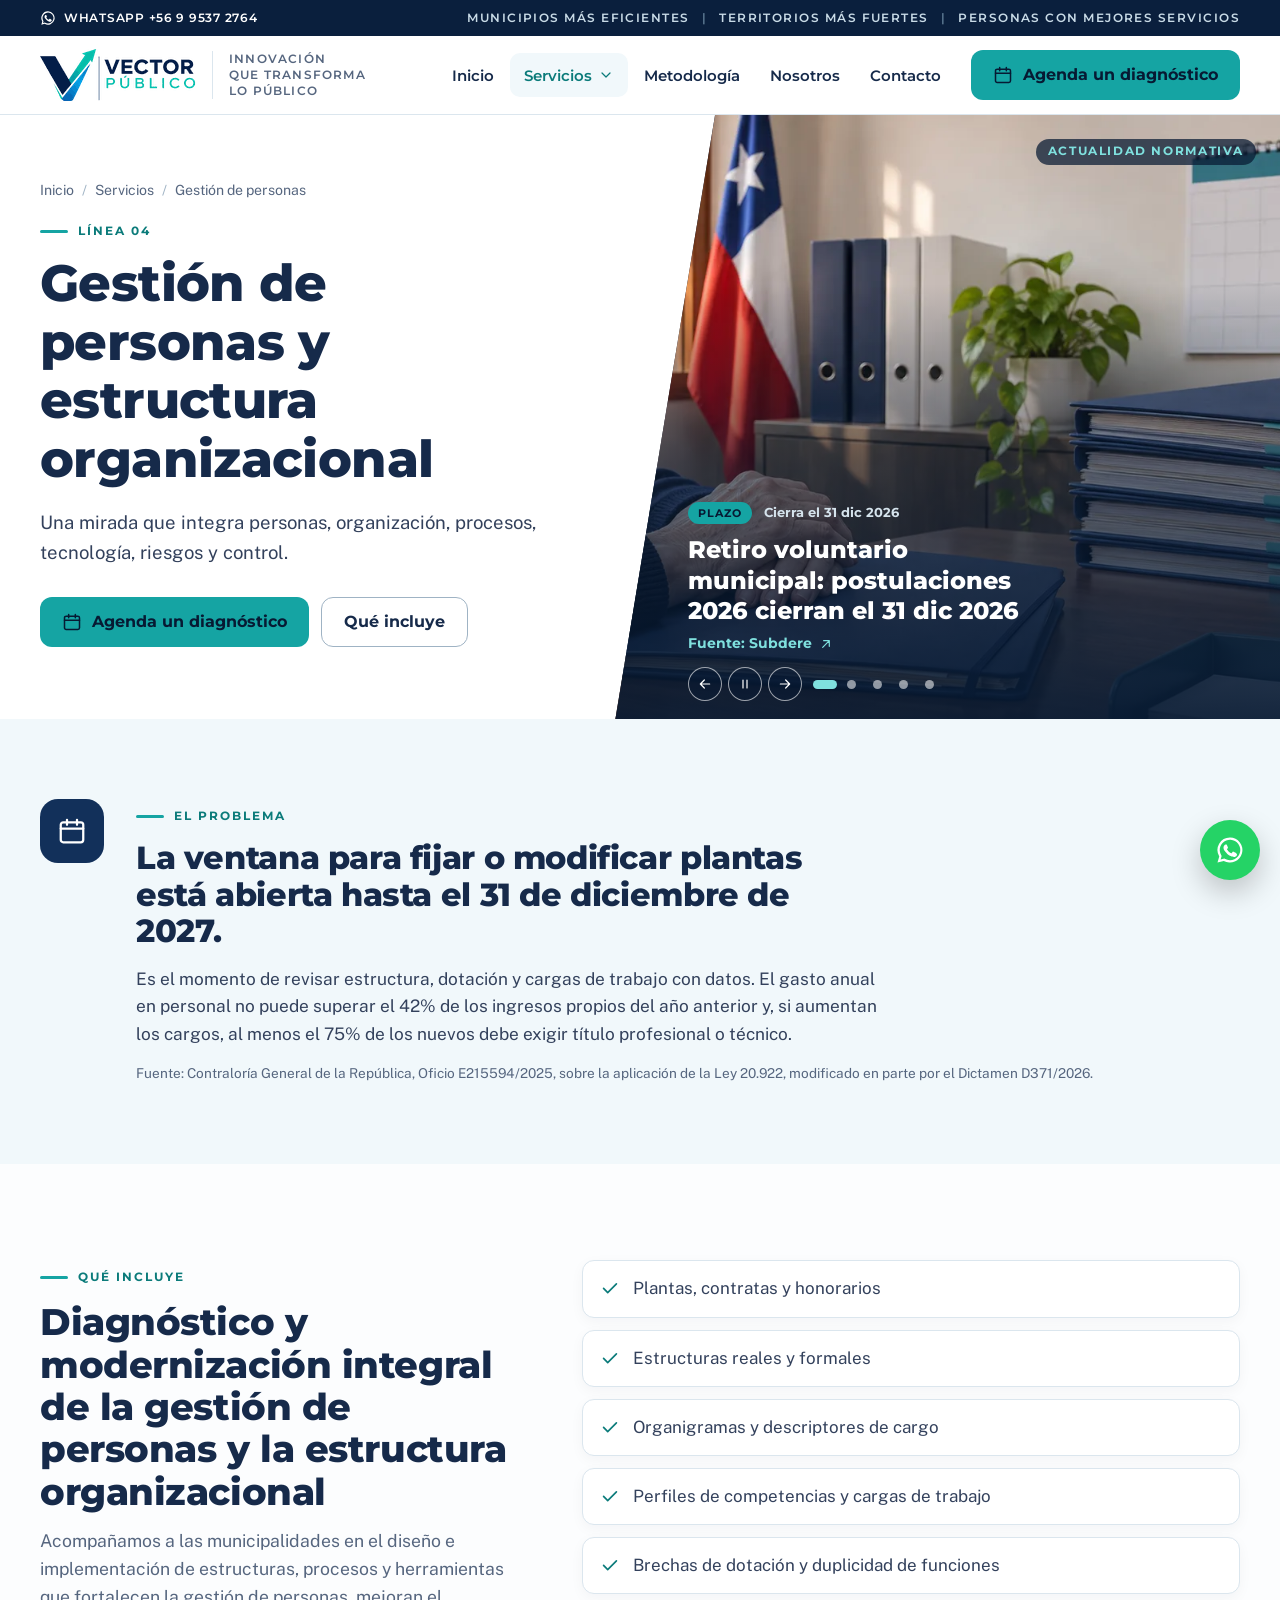
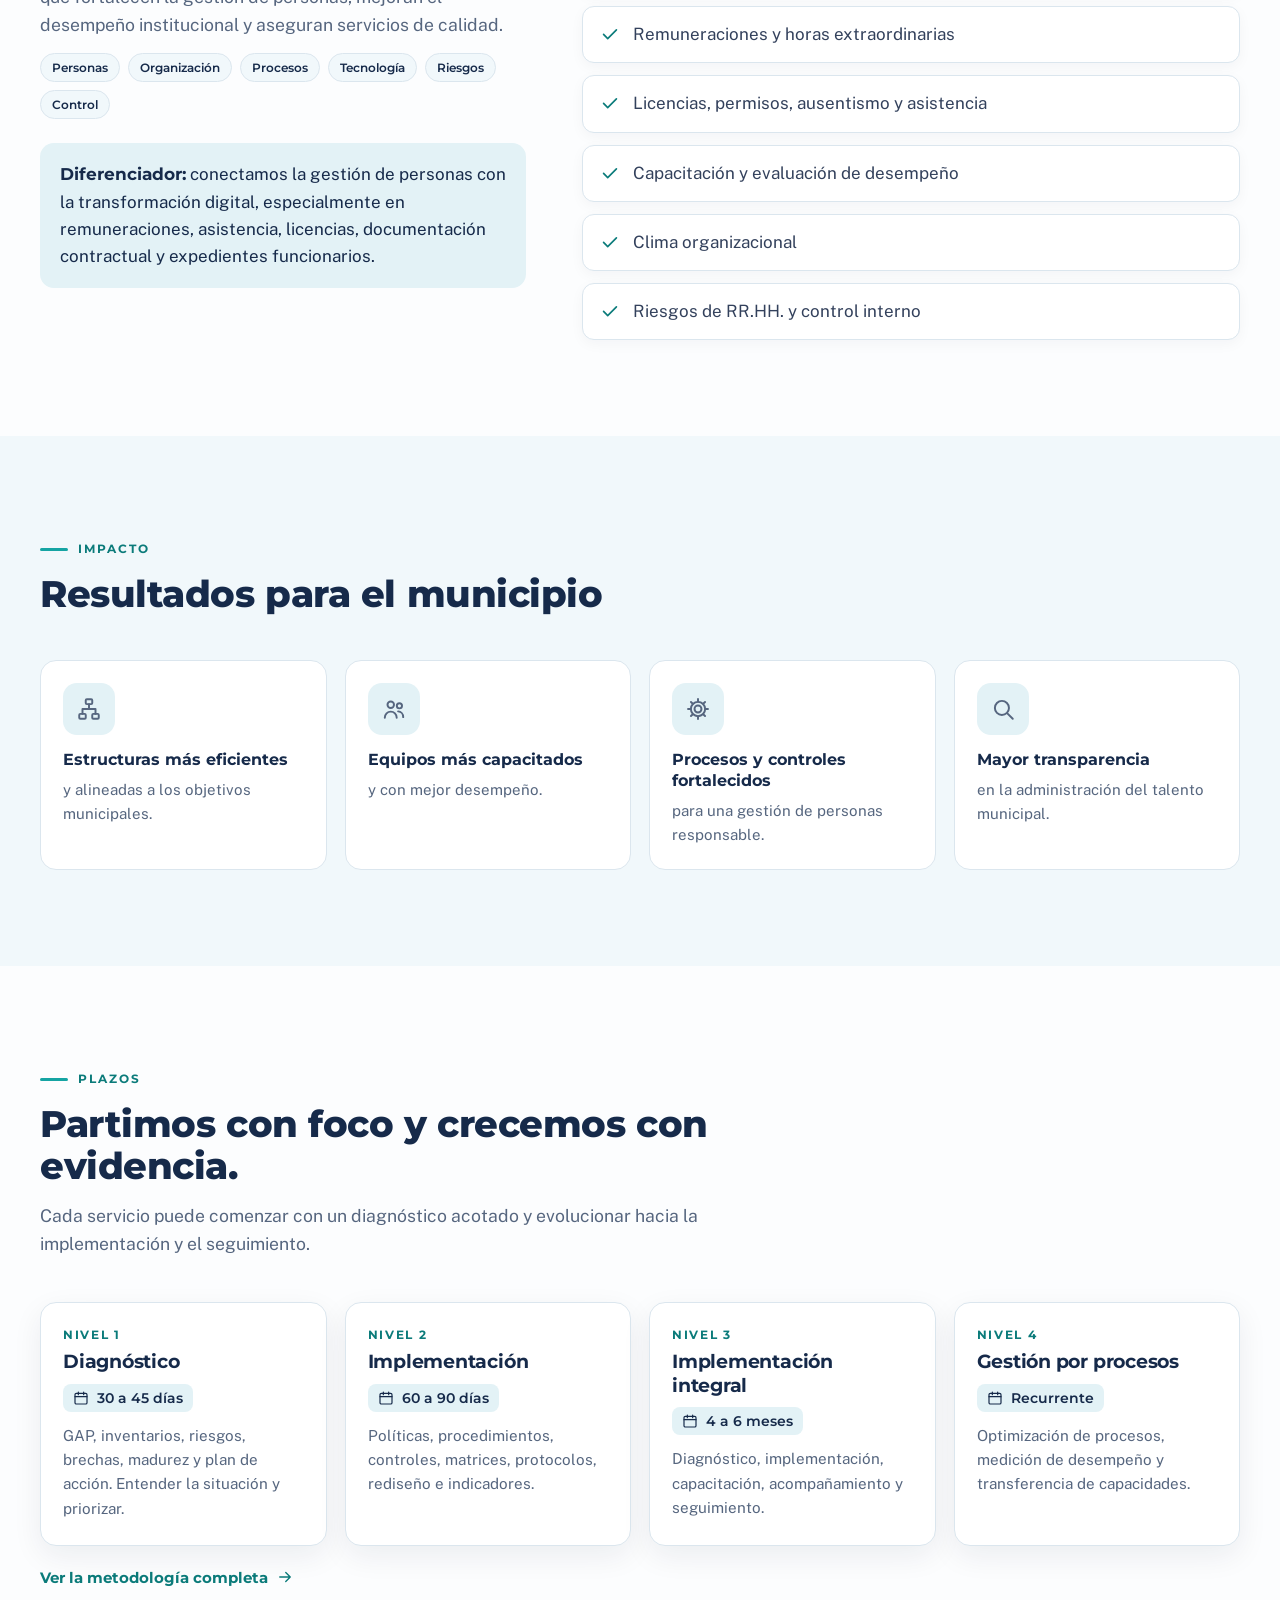
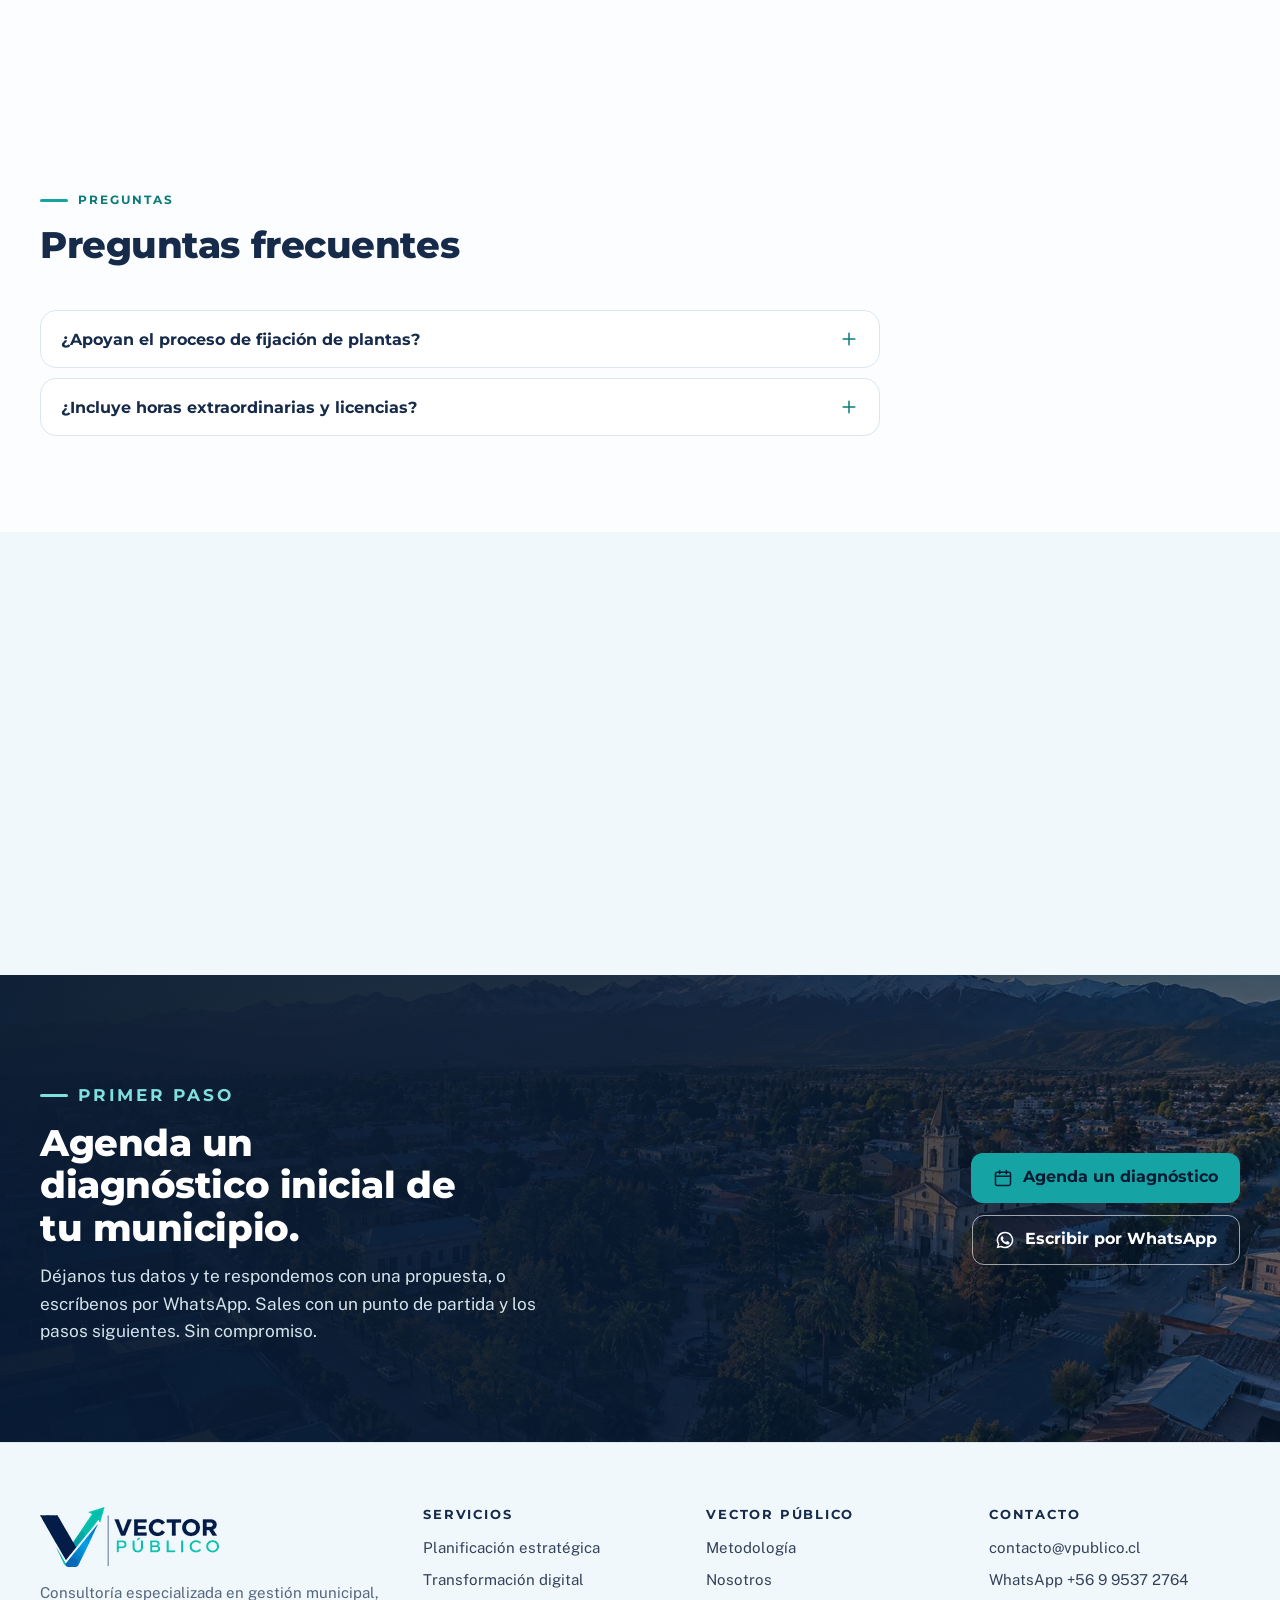
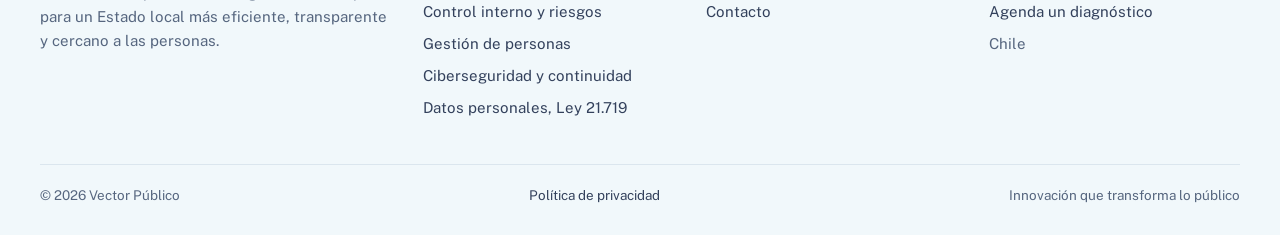
<file: servicios/gestion-de-personas.html>
<!doctype html>
<html lang="es-CL">
<head>
<meta charset="utf-8">
<meta name="viewport" content="width=device-width, initial-scale=1">
<title>Gestión de personas, plantas y estructura organizacional municipal · Vector Público</title>
<meta name="description" content="Diagnóstico y modernización de la gestión de personas municipal: plantas, dotación, cargas de trabajo, descriptores de cargo, remuneraciones, horas extraordinarias y clima.">
<meta name="theme-color" content="#0a1f3d">
<link rel="canonical" href="https://www.vpublico.cl/servicios/gestion-de-personas.html">
<meta property="og:type" content="website">
<meta property="og:locale" content="es_CL">
<meta property="og:site_name" content="Vector Público">
<meta property="og:title" content="Gestión de personas, plantas y estructura organizacional municipal · Vector Público">
<meta property="og:description" content="Diagnóstico y modernización de la gestión de personas municipal: plantas, dotación, cargas de trabajo, descriptores de cargo, remuneraciones, horas extraordinarias y clima.">
<meta property="og:url" content="https://www.vpublico.cl/servicios/gestion-de-personas.html">
<meta property="og:image" content="https://www.vpublico.cl/assets/img/og-1200.jpg">
<link rel="icon" type="image/png" sizes="64x64" href="../assets/favicon-64.png">
<link rel="apple-touch-icon" href="../assets/apple-touch-icon.png">
<link rel="preload" href="../assets/fonts/montserrat-latin.woff2" as="font" type="font/woff2" crossorigin>
<link rel="preload" href="../assets/fonts/publicsans-latin.woff2" as="font" type="font/woff2" crossorigin>
<link rel="stylesheet" href="../assets/site.css">
<script>document.documentElement.classList.add('js');setTimeout(function(){if(!window.VP_READY)document.documentElement.classList.remove('js')},3000)</script>
</head>
<body>
<a class="skip" href="#contenido">Saltar al contenido</a>
<svg width="0" height="0" style="position:absolute" aria-hidden="true" focusable="false"><symbol id="i-columns" viewBox="0 0 24 24"><path d="M3 9.5L12 4l9 5.5"/><path d="M4 21h16M5 18h14"/><path d="M6.5 10.5V18M10.5 10.5V18M13.5 10.5V18M17.5 10.5V18"/></symbol><symbol id="i-gear" viewBox="0 0 24 24"><circle cx="12" cy="12" r="3.2"/><path d="M12 2.8v2.4M12 18.8v2.4M2.8 12h2.4M18.8 12h2.4M5.5 5.5l1.7 1.7M16.8 16.8l1.7 1.7M5.5 18.5l1.7-1.7M16.8 7.2l1.7-1.7"/><circle cx="12" cy="12" r="6.6"/></symbol><symbol id="i-shield" viewBox="0 0 24 24"><path d="M12 3l8 3v6c0 5-3.5 8.2-8 9-4.5-.8-8-4-8-9V6l8-3z"/><path d="M8.6 12.2l2.4 2.4 4.5-4.8"/></symbol><symbol id="i-laptop" viewBox="0 0 24 24"><rect x="4" y="5" width="16" height="11" rx="1.6"/><path d="M2 19.5h20"/></symbol><symbol id="i-doccheck" viewBox="0 0 24 24"><path d="M14 3H7a2 2 0 0 0-2 2v14a2 2 0 0 0 2 2h10a2 2 0 0 0 2-2V8z"/><path d="M14 3v5h5"/><path d="M9 14.5l2 2 4-4"/></symbol><symbol id="i-doc" viewBox="0 0 24 24"><path d="M14 3H7a2 2 0 0 0-2 2v14a2 2 0 0 0 2 2h10a2 2 0 0 0 2-2V8z"/><path d="M14 3v5h5M9 13h6M9 17h6"/></symbol><symbol id="i-doclock" viewBox="0 0 24 24"><path d="M13 21H7a2 2 0 0 1-2-2V5a2 2 0 0 1 2-2h7l5 5v3"/><path d="M14 3v5h5"/><rect x="14" y="15" width="7" height="6" rx="1"/><path d="M15.8 15v-1.6a1.7 1.7 0 0 1 3.4 0V15"/></symbol><symbol id="i-map" viewBox="0 0 24 24"><path d="M9 4L3 6v14l6-2 6 2 6-2V4l-6 2-6-2z"/><path d="M9 4v14M15 6v14"/></symbol><symbol id="i-org" viewBox="0 0 24 24"><rect x="9" y="3" width="6" height="4.5" rx="1"/><rect x="3" y="16.5" width="6" height="4.5" rx="1"/><rect x="15" y="16.5" width="6" height="4.5" rx="1"/><path d="M12 7.5v4.5M6 16.5V12h12v4.5"/></symbol><symbol id="i-database" viewBox="0 0 24 24"><ellipse cx="12" cy="5.5" rx="7" ry="2.6"/><path d="M5 5.5v13c0 1.4 3.1 2.6 7 2.6s7-1.2 7-2.6v-13"/><path d="M5 12c0 1.4 3.1 2.6 7 2.6s7-1.2 7-2.6"/></symbol><symbol id="i-people" viewBox="0 0 24 24"><circle cx="9" cy="8" r="3"/><path d="M3.5 20c0-3.2 2.5-5.6 5.5-5.6s5.5 2.4 5.5 5.6"/><circle cx="17" cy="9" r="2.4"/><path d="M15.8 14.2c2.6.2 4.7 2.3 4.7 5.3"/></symbol><symbol id="i-user" viewBox="0 0 24 24"><circle cx="12" cy="8" r="4"/><path d="M4.5 21c0-4.2 3.4-7.5 7.5-7.5s7.5 3.3 7.5 7.5"/></symbol><symbol id="i-target" viewBox="0 0 24 24"><circle cx="12" cy="12" r="8.5"/><circle cx="12" cy="12" r="4.6"/><circle cx="12" cy="12" r="1.2"/></symbol><symbol id="i-chart" viewBox="0 0 24 24"><path d="M4 20V11M10 20v-6M16 20V8M3 20.5h18"/></symbol><symbol id="i-chartup" viewBox="0 0 24 24"><path d="M4 20V13M9.5 20v-5M15 20v-8M3 20.5h18"/><path d="M4 9l5-3.5 4 2.5 7-4.5"/><path d="M16.5 3.5H20V7"/></symbol><symbol id="i-check" viewBox="0 0 24 24"><path d="M5 12.5l4.5 4.5L19 7.5"/></symbol><symbol id="i-arrow" viewBox="0 0 24 24"><path d="M5 12h14M13 6l6 6-6 6"/></symbol><symbol id="i-chevron" viewBox="0 0 24 24"><path d="M6 9l6 6 6-6"/></symbol><symbol id="i-plus" viewBox="0 0 24 24"><path d="M12 5v14M5 12h14"/></symbol><symbol id="i-clock" viewBox="0 0 24 24"><circle cx="12" cy="12" r="9"/><path d="M12 7v5l3 2"/></symbol><symbol id="i-calendar" viewBox="0 0 24 24"><rect x="3" y="5" width="18" height="16" rx="2"/><path d="M3 10h18M8 3v4M16 3v4"/></symbol><symbol id="i-bulb" viewBox="0 0 24 24"><path d="M9 18h6M10 21h4"/><path d="M12 3a6 6 0 0 0-3.6 10.8c.7.5 1.1 1.3 1.1 2.1V17h5v-1.1c0-.8.4-1.6 1.1-2.1A6 6 0 0 0 12 3z"/></symbol><symbol id="i-search" viewBox="0 0 24 24"><circle cx="11" cy="11" r="6.5"/><path d="M16 16l5 5"/></symbol><symbol id="i-alert" viewBox="0 0 24 24"><path d="M12 3.5l9.5 16.5h-19z"/><path d="M12 10v4.5M12 17.4v.1"/></symbol><symbol id="i-folder" viewBox="0 0 24 24"><path d="M3 7a2 2 0 0 1 2-2h4l2 2h8a2 2 0 0 1 2 2v8a2 2 0 0 1-2 2H5a2 2 0 0 1-2-2z"/></symbol><symbol id="i-network" viewBox="0 0 24 24"><circle cx="12" cy="5" r="2.5"/><circle cx="5" cy="18.5" r="2.5"/><circle cx="19" cy="18.5" r="2.5"/><path d="M12 7.5v4M12 11.5L6.6 16.6M12 11.5l5.4 5.1"/></symbol><symbol id="i-route" viewBox="0 0 24 24"><circle cx="6" cy="19" r="2"/><circle cx="18" cy="5" r="2"/><path d="M8 19h6.5a3.5 3.5 0 0 0 0-7h-5a3.5 3.5 0 0 1 0-7H16"/></symbol><symbol id="i-refresh" viewBox="0 0 24 24"><path d="M20 11a8 8 0 0 0-14.3-4.9L4 8"/><path d="M4 4v4h4"/><path d="M4 13a8 8 0 0 0 14.3 4.9L20 16"/><path d="M20 20v-4h-4"/></symbol><symbol id="i-leaf" viewBox="0 0 24 24"><path d="M5 19c0-8 5.5-13.5 15-14-.4 9.6-6 15-14 15"/><path d="M5 19c3.5-3.8 6.5-6.4 10-8.4"/></symbol><symbol id="i-coins" viewBox="0 0 24 24"><ellipse cx="9" cy="7" rx="5.5" ry="2.5"/><path d="M3.5 7v4c0 1.4 2.5 2.5 5.5 2.5s5.5-1.1 5.5-2.5V7"/><path d="M9.5 16.3c.9 1.3 3.2 2.2 5.5 2.2 3 0 5.5-1.1 5.5-2.5v-4c0-1.2-1.6-2.2-4-2.5"/></symbol><symbol id="i-chat" viewBox="0 0 24 24"><path d="M4 5h16v11H9.5L5 20v-4H4z"/></symbol><symbol id="i-cap" viewBox="0 0 24 24"><path d="M2 9.5L12 5l10 4.5L12 14z"/><path d="M6 11.5V16c0 1.2 2.7 3 6 3s6-1.8 6-3v-4.5"/></symbol><symbol id="i-menu" viewBox="0 0 24 24"><path d="M4 7h16M4 12h16M4 17h16"/></symbol><symbol id="i-close" viewBox="0 0 24 24"><path d="M6 6l12 12M18 6L6 18"/></symbol><symbol id="i-pin" viewBox="0 0 24 24"><path d="M12 21s-6.5-6-6.5-11a6.5 6.5 0 0 1 13 0c0 5-6.5 11-6.5 11z"/><circle cx="12" cy="10" r="2.4"/></symbol><symbol id="i-layers" viewBox="0 0 24 24"><path d="M12 3l9 5-9 5-9-5 9-5z"/><path d="M3 13l9 5 9-5"/></symbol><symbol id="i-globe" viewBox="0 0 24 24"><circle cx="12" cy="12" r="9"/><path d="M3 12h18M12 3c2.5 2.5 3.8 5.5 3.8 9s-1.3 6.5-3.8 9c-2.5-2.5-3.8-5.5-3.8-9S9.5 5.5 12 3z"/></symbol><symbol id="i-pause" viewBox="0 0 24 24"><path d="M9 6v12M15 6v12"/></symbol><symbol id="i-play" viewBox="0 0 24 24"><path d="M8 5.5v13l10.5-6.5z"/></symbol><symbol id="i-whatsapp" viewBox="0 0 24 24"><path d="M12 2a10 10 0 0 0-8.6 15.1L2 22l5-1.3A10 10 0 1 0 12 2zm0 18.2a8.2 8.2 0 0 1-4.2-1.2l-.3-.2-3 .8.8-2.9-.2-.3A8.2 8.2 0 1 1 12 20.2zm4.5-6.1c-.2-.1-1.5-.7-1.7-.8-.2-.1-.4-.1-.6.1l-.8 1c-.1.2-.3.2-.5.1a6.7 6.7 0 0 1-3.3-2.9c-.3-.4.2-.4.7-1.3.1-.2 0-.3 0-.5l-.8-1.8c-.2-.5-.4-.4-.6-.4h-.5a1 1 0 0 0-.7.3 3 3 0 0 0-.9 2.2c0 1.3.9 2.5 1.1 2.7.1.2 1.9 2.9 4.6 4 1.7.7 2.3.8 3.2.7.5-.1 1.5-.6 1.7-1.2.2-.6.2-1.1.2-1.2-.1-.1-.3-.2-.6-.3z"/></symbol></svg>
<div class="topbar"><div class="wrap"><a href="https://wa.me/56995372764?text=Hola%2C%20quiero%20agendar%20un%20diagn%C3%B3stico%20inicial%20para%20mi%20municipio." target="_blank" rel="noopener"><svg class="ic fill" aria-hidden="true" focusable="false"><use href="#i-whatsapp"/></svg>WhatsApp +56 9 9537 2764</a><p class="claims"><span>Municipios más eficientes</span><span>Territorios más fuertes</span><span>Personas con mejores servicios</span></p></div></div>
<header class="site-header">
<div class="wrap">
<a class="brand" href="../index.html" aria-label="Vector Público, ir al inicio"><img src="../assets/logo-marca-156.png" srcset="../assets/logo-marca-156.png 1x, ../assets/logo-marca-195.png 1.25x, ../assets/logo-marca-234.png 1.5x, ../assets/logo-marca-312.png 2x, ../assets/logo-marca-468.png 3x" alt="Vector Público" width="156" height="52"><span class="brand-tag">Innovación<br>que transforma<br>lo público</span></a>
<nav class="nav" id="menu" aria-label="Principal">
<ul>
<li><a class="navlink" href="../index.html">Inicio</a></li>
<li class="dd"><button class="dd-btn is-active" type="button" aria-expanded="false" aria-controls="dd-servicios">Servicios<svg class="ic chev" aria-hidden="true" focusable="false"><use href="#i-chevron"/></svg></button>
<div class="dd-menu" id="dd-servicios"><a href="../servicios/planificacion-estrategica.html"><svg class="ic" aria-hidden="true" focusable="false"><use href="#i-map"/></svg><span><b>Planificación estratégica y desarrollo territorial</b><small>PLADECO, PLADETUR, participación e indicadores</small></span></a><a href="../servicios/transformacion-digital.html"><svg class="ic" aria-hidden="true" focusable="false"><use href="#i-laptop"/></svg><span><b>Transformación digital y modernización municipal</b><small>Madurez digital, procesos, trámites e interoperabilidad</small></span></a><a href="../servicios/control-interno.html"><svg class="ic" aria-hidden="true" focusable="false"><use href="#i-shield"/></svg><span><b>Control interno y gestión de riesgos</b><small>COSO III, mapa de riesgos, controles y seguimiento</small></span></a><a href="../servicios/gestion-de-personas.html" aria-current="page"><svg class="ic" aria-hidden="true" focusable="false"><use href="#i-org"/></svg><span><b>Gestión de personas y estructura organizacional</b><small>Plantas, dotación, cargas de trabajo y RR.HH.</small></span></a><a href="../servicios/ciberseguridad.html"><svg class="ic" aria-hidden="true" focusable="false"><use href="#i-database"/></svg><span><b>Ciberseguridad, gobierno de datos y continuidad operacional</b><small>Activos críticos, accesos, respaldos y continuidad</small></span></a><a href="../servicios/proteccion-de-datos.html"><svg class="ic" aria-hidden="true" focusable="false"><use href="#i-doclock"/></svg><span><b>Protección de datos personales, Ley 21.719</b><small>Diagnóstico de cumplimiento, inventario y políticas</small></span></a></div></li>
<li><a class="navlink" href="../metodologia.html">Metodología</a></li>
<li><a class="navlink" href="../nosotros.html">Nosotros</a></li>
<li><a class="navlink" href="../contacto.html">Contacto</a></li>
</ul>
<a class="btn header-cta" href="../contacto.html?tema=gestion-de-personas#formulario"><svg class="ic" aria-hidden="true" focusable="false"><use href="#i-calendar"/></svg>Agenda un diagnóstico</a>
</nav>
<button class="menu-btn" type="button" aria-expanded="false" aria-controls="menu" aria-label="Abrir menú"><svg class="ic i-open" aria-hidden="true" focusable="false"><use href="#i-menu"/></svg><svg class="ic i-close" aria-hidden="true" focusable="false"><use href="#i-close"/></svg></button>
</div>
</header>
<main id="contenido" tabindex="-1">
<section class="page-hero">
<div class="hero-grid">
<div class="hero-copy">
<nav class="crumbs" aria-label="Ruta"><a href="../index.html">Inicio</a><span aria-hidden="true">/</span><a href="../index.html#servicios">Servicios</a><span aria-hidden="true">/</span><span aria-current="page">Gestión de personas</span></nav>
<p class="kicker">Línea 04</p>
<h1>Gestión de personas y estructura organizacional</h1>
<p class="lead">Una mirada que integra personas, organización, procesos, tecnología, riesgos y control.</p>
<div class="actions"><a class="btn" href="../contacto.html?tema=gestion-de-personas#formulario"><svg class="ic" aria-hidden="true" focusable="false"><use href="#i-calendar"/></svg>Agenda un diagnóstico</a><a class="btn btn-ghost" href="#incluye">Qué incluye</a></div>
</div>
<figure class="hero-media hero-news" data-hero-news aria-roledescription="carrusel" aria-label="Actualidad normativa: gestión de personas municipal"><ul class="hn-track"><li class="hn-slide" role="group" aria-roledescription="noticia" aria-label="1 de 5"><picture><source type="image/webp" srcset="../assets/img/noticias/gp-retiro-voluntario-2026-640.webp 640w, ../assets/img/noticias/gp-retiro-voluntario-2026-960.webp 960w, ../assets/img/noticias/gp-retiro-voluntario-2026-1344.webp 1344w" sizes="(max-width: 900px) 100vw, (min-width: 1877px) 55vw, 1032px"><img src="../assets/img/noticias/gp-retiro-voluntario-2026-640.jpg" width="1344" height="756" alt="" loading="eager" fetchpriority="high" decoding="async"></picture><a class="hn-cap" href="https://www.sinim.gov.cl/desarrollo_local/ley21135/documentos/OFICIO_ORD_4798-2025.pdf" target="_blank" rel="noopener"><span class="hn-meta"><span class="tag">Plazo</span><time datetime="2026-12-31">Cierra el 31 dic 2026</time></span><span class="hn-title">Retiro voluntario municipal: postulaciones 2026 cierran el 31 dic 2026</span><span class="hn-src">Fuente: Subdere<svg class="ic" aria-hidden="true" focusable="false"><use href="#i-arrow"/></svg><span class="sr-only">, se abre en otra pestaña</span></span></a></li><li class="hn-slide" role="group" aria-roledescription="noticia" aria-label="2 de 5" aria-hidden="true"><picture><source type="image/webp" srcset="../assets/img/noticias/gp-plantas-ventana-2027-640.webp 640w, ../assets/img/noticias/gp-plantas-ventana-2027-960.webp 960w, ../assets/img/noticias/gp-plantas-ventana-2027-1344.webp 1344w" sizes="(max-width: 900px) 100vw, (min-width: 1877px) 55vw, 1032px"><img src="../assets/img/noticias/gp-plantas-ventana-2027-640.jpg" width="1344" height="756" alt="" loading="lazy" decoding="async"></picture><a class="hn-cap" href="https://www.sinim.gov.cl/archivos/home/977/E215594-2025_instructivo_ley_de_plantas_CGR_diciembre_2025.pdf" target="_blank" rel="noopener" tabindex="-1"><span class="hn-meta"><span class="tag">Plazo</span><time datetime="2027-12-31">Plazo hasta el 31 dic 2027</time></span><span class="hn-title">Plantas municipales: la ventana para fijarlas o modificarlas cierra el 31 dic 2027</span><span class="hn-src">Fuente: Contraloría<svg class="ic" aria-hidden="true" focusable="false"><use href="#i-arrow"/></svg><span class="sr-only">, se abre en otra pestaña</span></span></a></li><li class="hn-slide" role="group" aria-roledescription="noticia" aria-label="3 de 5" aria-hidden="true"><picture><source type="image/webp" srcset="../assets/img/noticias/gp-d371-2026-calculo-42-640.webp 640w, ../assets/img/noticias/gp-d371-2026-calculo-42-960.webp 960w, ../assets/img/noticias/gp-d371-2026-calculo-42-1344.webp 1344w" sizes="(max-width: 900px) 100vw, (min-width: 1877px) 55vw, 1032px"><img src="../assets/img/noticias/gp-d371-2026-calculo-42-640.jpg" width="1344" height="756" alt="" loading="lazy" decoding="async"></picture><a class="hn-cap" href="https://www.contraloria.cl/pdfbuscador/dictamenes/D371N26/html" target="_blank" rel="noopener" tabindex="-1"><span class="hn-meta"><span class="tag">Dictamen</span><time datetime="2026-07-28">Dictamen del 28 jul 2026</time></span><span class="hn-title">Contraloría ajusta el cálculo del tope de 42%: excluye dos aportes fiscales al FCM</span><span class="hn-src">Fuente: Contraloría<svg class="ic" aria-hidden="true" focusable="false"><use href="#i-arrow"/></svg><span class="sr-only">, se abre en otra pestaña</span></span></a></li><li class="hn-slide" role="group" aria-roledescription="noticia" aria-label="4 de 5" aria-hidden="true"><picture><source type="image/webp" srcset="../assets/img/noticias/gp-d361-2026-protocolo-karin-640.webp 640w, ../assets/img/noticias/gp-d361-2026-protocolo-karin-960.webp 960w, ../assets/img/noticias/gp-d361-2026-protocolo-karin-1344.webp 1344w" sizes="(max-width: 900px) 100vw, (min-width: 1877px) 55vw, 1032px"><img src="../assets/img/noticias/gp-d361-2026-protocolo-karin-640.jpg" width="1344" height="756" alt="" loading="lazy" decoding="async"></picture><a class="hn-cap" href="https://www.contraloria.cl/pdfbuscador/dictamenes/D361N26/html" target="_blank" rel="noopener" tabindex="-1"><span class="hn-meta"><span class="tag">Dictamen</span><time datetime="2026-07-24">Dictamen del 24 jul 2026</time></span><span class="hn-title">Ley Karin: el protocolo municipal debe pasar por comité paritario y asociaciones</span><span class="hn-src">Fuente: Contraloría<svg class="ic" aria-hidden="true" focusable="false"><use href="#i-arrow"/></svg><span class="sr-only">, se abre en otra pestaña</span></span></a></li><li class="hn-slide" role="group" aria-roledescription="noticia" aria-label="5 de 5" aria-hidden="true"><picture><source type="image/webp" srcset="../assets/img/noticias/gp-d73-2026-karin-honorarios-640.webp 640w, ../assets/img/noticias/gp-d73-2026-karin-honorarios-960.webp 960w, ../assets/img/noticias/gp-d73-2026-karin-honorarios-1344.webp 1344w" sizes="(max-width: 900px) 100vw, (min-width: 1877px) 55vw, 1032px"><img src="../assets/img/noticias/gp-d73-2026-karin-honorarios-640.jpg" width="1344" height="756" alt="" loading="lazy" decoding="async"></picture><a class="hn-cap" href="https://www.contraloria.cl/pdfbuscador/dictamenes/D73N26/html" target="_blank" rel="noopener" tabindex="-1"><span class="hn-meta"><span class="tag">Dictamen</span><time datetime="2026-02-20">Dictamen del 20 feb 2026</time></span><span class="hn-title">Ley Karin también ampara a quienes prestan servicios a honorarios en municipios</span><span class="hn-src">Fuente: Contraloría<svg class="ic" aria-hidden="true" focusable="false"><use href="#i-arrow"/></svg><span class="sr-only">, se abre en otra pestaña</span></span></a></li></ul><div class="hn-ctrl" hidden><button class="hn-nav" type="button" data-dir="-1" aria-label="Noticia anterior"><svg class="ic" aria-hidden="true" focusable="false"><use href="#i-arrow"/></svg></button><button class="hn-pause" type="button" aria-pressed="false" aria-label="Pausar el avance automático"><svg class="ic ic-pause" aria-hidden="true" focusable="false"><use href="#i-pause"/></svg><svg class="ic ic-play" aria-hidden="true" focusable="false"><use href="#i-play"/></svg></button><button class="hn-nav" type="button" data-dir="1" aria-label="Noticia siguiente"><svg class="ic" aria-hidden="true" focusable="false"><use href="#i-arrow"/></svg></button><ol class="hn-dots" aria-label="Noticias"></ol></div><span class="hn-kicker" aria-hidden="true">Actualidad normativa</span></figure>
</div>
</section><section class="problem" aria-label="El problema">
<div class="wrap reveal">
<div class="icon-badge" aria-hidden="true"><svg class="ic" aria-hidden="true" focusable="false"><use href="#i-calendar"/></svg></div>
<div><p class="kicker">El problema</p><h2>La ventana para fijar o modificar plantas está abierta hasta el 31 de diciembre de 2027.</h2><p class="text">Es el momento de revisar estructura, dotación y cargas de trabajo con datos. El gasto anual en personal no puede superar el 42% de los ingresos propios del año anterior y, si aumentan los cargos, al menos el 75% de los nuevos debe exigir título profesional o técnico.</p><p class="source">Fuente: Contraloría General de la República, Oficio E215594/2025, sobre la aplicación de la Ley 20.922, modificado en parte por el Dictamen D371/2026.</p></div>
</div>
</section><section class="section" id="incluye">
<div class="wrap includes">
<div class="reveal"><p class="kicker">Qué incluye</p><h2>Diagnóstico y modernización integral de la gestión de personas y la estructura organizacional</h2><p class="lede">Acompañamos a las municipalidades en el diseño e implementación de estructuras, procesos y herramientas que fortalecen la gestión de personas, mejoran el desempeño institucional y aseguran servicios de calidad.</p><div class="chips"><span>Personas</span><span>Organización</span><span>Procesos</span><span>Tecnología</span><span>Riesgos</span><span>Control</span></div><p class="note"><b>Diferenciador:</b> conectamos la gestión de personas con la transformación digital, especialmente en remuneraciones, asistencia, licencias, documentación contractual y expedientes funcionarios.</p></div>
<ul class="checks stagger"><li><svg class="ic" aria-hidden="true" focusable="false"><use href="#i-check"/></svg><span>Plantas, contratas y honorarios</span></li><li><svg class="ic" aria-hidden="true" focusable="false"><use href="#i-check"/></svg><span>Estructuras reales y formales</span></li><li><svg class="ic" aria-hidden="true" focusable="false"><use href="#i-check"/></svg><span>Organigramas y descriptores de cargo</span></li><li><svg class="ic" aria-hidden="true" focusable="false"><use href="#i-check"/></svg><span>Perfiles de competencias y cargas de trabajo</span></li><li><svg class="ic" aria-hidden="true" focusable="false"><use href="#i-check"/></svg><span>Brechas de dotación y duplicidad de funciones</span></li><li><svg class="ic" aria-hidden="true" focusable="false"><use href="#i-check"/></svg><span>Remuneraciones y horas extraordinarias</span></li><li><svg class="ic" aria-hidden="true" focusable="false"><use href="#i-check"/></svg><span>Licencias, permisos, ausentismo y asistencia</span></li><li><svg class="ic" aria-hidden="true" focusable="false"><use href="#i-check"/></svg><span>Capacitación y evaluación de desempeño</span></li><li><svg class="ic" aria-hidden="true" focusable="false"><use href="#i-check"/></svg><span>Clima organizacional</span></li><li><svg class="ic" aria-hidden="true" focusable="false"><use href="#i-check"/></svg><span>Riesgos de RR.HH. y control interno</span></li></ul>
</div>
</section><section class="section sky">
<div class="wrap">
<div class="sec-head reveal"><p class="kicker">Impacto</p><h2>Resultados para el municipio</h2></div>
<div class="results stagger"><div class="result"><span class="ic-wrap"><svg class="ic" aria-hidden="true" focusable="false"><use href="#i-org"/></svg></span><b>Estructuras más eficientes</b><span>y alineadas a los objetivos municipales.</span></div><div class="result"><span class="ic-wrap"><svg class="ic" aria-hidden="true" focusable="false"><use href="#i-people"/></svg></span><b>Equipos más capacitados</b><span>y con mejor desempeño.</span></div><div class="result"><span class="ic-wrap"><svg class="ic" aria-hidden="true" focusable="false"><use href="#i-gear"/></svg></span><b>Procesos y controles fortalecidos</b><span>para una gestión de personas responsable.</span></div><div class="result"><span class="ic-wrap"><svg class="ic" aria-hidden="true" focusable="false"><use href="#i-search"/></svg></span><b>Mayor transparencia</b><span>en la administración del talento municipal.</span></div></div>
</div>
</section><section class="section">
<div class="wrap">
<div class="sec-head reveal"><p class="kicker">Plazos</p><h2>Partimos con foco y crecemos con evidencia.</h2><p class="lede">Cada servicio puede comenzar con un diagnóstico acotado y evolucionar hacia la implementación y el seguimiento.</p></div>
<div class="levels stagger"><article class="level"><p class="tag">Nivel 1</p><h3>Diagnóstico</h3><span class="dur"><svg class="ic" aria-hidden="true" focusable="false"><use href="#i-calendar"/></svg>30 a 45 días</span><p>GAP, inventarios, riesgos, brechas, madurez y plan de acción. Entender la situación y priorizar.</p></article><article class="level"><p class="tag">Nivel 2</p><h3>Implementación</h3><span class="dur"><svg class="ic" aria-hidden="true" focusable="false"><use href="#i-calendar"/></svg>60 a 90 días</span><p>Políticas, procedimientos, controles, matrices, protocolos, rediseño e indicadores.</p></article><article class="level"><p class="tag">Nivel 3</p><h3>Implementación integral</h3><span class="dur"><svg class="ic" aria-hidden="true" focusable="false"><use href="#i-calendar"/></svg>4 a 6 meses</span><p>Diagnóstico, implementación, capacitación, acompañamiento y seguimiento.</p></article><article class="level"><p class="tag">Nivel 4</p><h3>Gestión por procesos</h3><span class="dur"><svg class="ic" aria-hidden="true" focusable="false"><use href="#i-calendar"/></svg>Recurrente</span><p>Optimización de procesos, medición de desempeño y transferencia de capacidades.</p></article></div>
<a class="link-more" href="../metodologia.html">Ver la metodología completa<svg class="ic" aria-hidden="true" focusable="false"><use href="#i-arrow"/></svg></a>
</div>
</section><section class="section">
<div class="wrap">
<div class="sec-head reveal"><p class="kicker">Preguntas</p><h2>Preguntas frecuentes</h2></div>
<div class="faq reveal"><div class="faq-item"><button class="faq-q" type="button" aria-expanded="false" aria-controls="fa0" id="fq0">¿Apoyan el proceso de fijación de plantas?<svg class="ic" aria-hidden="true" focusable="false"><use href="#i-plus"/></svg></button><div class="faq-a" id="fa0" role="region" aria-labelledby="fq0" aria-hidden="true"><div><p>Levantamos la estructura real y la formal, perfiles de cargo, cargas de trabajo y brechas de dotación. Esa es la base técnica que el municipio necesita para decidir su planta.</p></div></div></div><div class="faq-item"><button class="faq-q" type="button" aria-expanded="false" aria-controls="fa1" id="fq1">¿Incluye horas extraordinarias y licencias?<svg class="ic" aria-hidden="true" focusable="false"><use href="#i-plus"/></svg></button><div class="faq-a" id="fa1" role="region" aria-labelledby="fq1" aria-hidden="true"><div><p>Sí. Revisamos remuneraciones, horas extraordinarias, licencias, permisos y asistencia, porque son focos frecuentes de gasto y de observación.</p></div></div></div></div>
</div>
</section><section class="section sky tight">
<div class="wrap">
<div class="sec-head reveal"><p class="kicker">Otros servicios</p><h2>Las seis líneas se conectan.</h2><p class="lede">Puedes partir por cualquiera y ampliar el acompañamiento cuando el municipio lo necesite.</p></div>
<div class="others stagger"><a class="other" href="../servicios/planificacion-estrategica.html"><svg class="ic" aria-hidden="true" focusable="false"><use href="#i-map"/></svg><span>Planificación estratégica y desarrollo territorial</span></a><a class="other" href="../servicios/transformacion-digital.html"><svg class="ic" aria-hidden="true" focusable="false"><use href="#i-laptop"/></svg><span>Transformación digital y modernización municipal</span></a><a class="other" href="../servicios/control-interno.html"><svg class="ic" aria-hidden="true" focusable="false"><use href="#i-shield"/></svg><span>Control interno y gestión de riesgos</span></a><a class="other" href="../servicios/ciberseguridad.html"><svg class="ic" aria-hidden="true" focusable="false"><use href="#i-database"/></svg><span>Ciberseguridad, gobierno de datos y continuidad operacional</span></a><a class="other" href="../servicios/proteccion-de-datos.html"><svg class="ic" aria-hidden="true" focusable="false"><use href="#i-doclock"/></svg><span>Protección de datos personales, Ley 21.719</span></a></div>
</div>
</section>
<section class="cta-band" aria-labelledby="cta-t">
<div class="bg" aria-hidden="true"><picture><source type="image/webp" srcset="../assets/img/contacto-640.webp 640w, ../assets/img/contacto-960.webp 960w, ../assets/img/contacto-1280.webp 1280w, ../assets/img/contacto-1600.webp 1600w, ../assets/img/contacto-1920.webp 1920w, ../assets/img/contacto-2400.webp 2400w" sizes="100vw"><img src="../assets/img/contacto-960.jpg" srcset="../assets/img/contacto-960.jpg 960w, ../assets/img/contacto-1600.jpg 1600w" sizes="100vw" width="1600" height="900" alt="" style="object-position:50% 60%" loading="lazy" decoding="async"></picture></div>
<div class="wrap reveal">
<div><p class="kicker">Primer paso</p><h2 id="cta-t">Agenda un diagnóstico inicial de tu municipio.</h2><p>Déjanos tus datos y te respondemos con una propuesta, o escríbenos por WhatsApp. Sales con un punto de partida y los pasos siguientes. Sin compromiso.</p></div>
<div class="actions"><a class="btn" href="../contacto.html?tema=gestion-de-personas#formulario"><svg class="ic" aria-hidden="true" focusable="false"><use href="#i-calendar"/></svg>Agenda un diagnóstico</a><a class="btn btn-outline-light" href="https://wa.me/56995372764?text=Hola%2C%20quiero%20agendar%20un%20diagn%C3%B3stico%20inicial%20sobre%20gesti%C3%B3n%20de%20personas%20y%20estructura%20organizacional." target="_blank" rel="noopener"><svg class="ic fill" aria-hidden="true" focusable="false"><use href="#i-whatsapp"/></svg>Escribir por WhatsApp</a></div>
</div>
</section>
</main>
<footer class="site-footer">
<div class="wrap">
<div class="cols">
<div><img src="../assets/logo-marca-180.png" srcset="../assets/logo-marca-180.png 1x, ../assets/logo-marca-225.png 1.25x, ../assets/logo-marca-270.png 1.5x, ../assets/logo-marca-360.png 2x, ../assets/logo-marca-540.png 3x" alt="Vector Público" width="180" height="60" loading="lazy"><p>Consultoría especializada en gestión municipal, para un Estado local más eficiente, transparente y cercano a las personas.</p></div>
<div><h4>Servicios</h4><ul><li><a href="../servicios/planificacion-estrategica.html">Planificación estratégica</a></li><li><a href="../servicios/transformacion-digital.html">Transformación digital</a></li><li><a href="../servicios/control-interno.html">Control interno y riesgos</a></li><li><a href="../servicios/gestion-de-personas.html">Gestión de personas</a></li><li><a href="../servicios/ciberseguridad.html">Ciberseguridad y continuidad</a></li><li><a href="../servicios/proteccion-de-datos.html">Datos personales, Ley 21.719</a></li></ul></div>
<div><h4>Vector Público</h4><ul><li><a href="../metodologia.html">Metodología</a></li><li><a href="../nosotros.html">Nosotros</a></li><li><a href="../contacto.html">Contacto</a></li></ul></div>
<div><h4>Contacto</h4><ul><li><a href="mailto:contacto@vpublico.cl">contacto@vpublico.cl</a></li><li><a href="https://wa.me/56995372764?text=Hola%2C%20quiero%20agendar%20un%20diagn%C3%B3stico%20inicial%20para%20mi%20municipio." target="_blank" rel="noopener">WhatsApp +56 9 9537 2764</a></li><li><a href="../contacto.html#formulario">Agenda un diagnóstico</a></li><li>Chile</li></ul></div>
</div>
<div class="legal"><span>© 2026 Vector Público</span><a href="../privacidad.html">Política de privacidad</a><span>Innovación que transforma lo público</span></div>
</div>
</footer>
<a class="wa-float" href="https://wa.me/56995372764?text=Hola%2C%20quiero%20agendar%20un%20diagn%C3%B3stico%20inicial%20sobre%20gesti%C3%B3n%20de%20personas%20y%20estructura%20organizacional." target="_blank" rel="noopener" aria-label="Escribir por WhatsApp a Vector Público"><svg class="ic fill" aria-hidden="true" focusable="false"><use href="#i-whatsapp"/></svg></a>
<script src="../assets/site.js" defer></script>
</body>
</html>
</file>
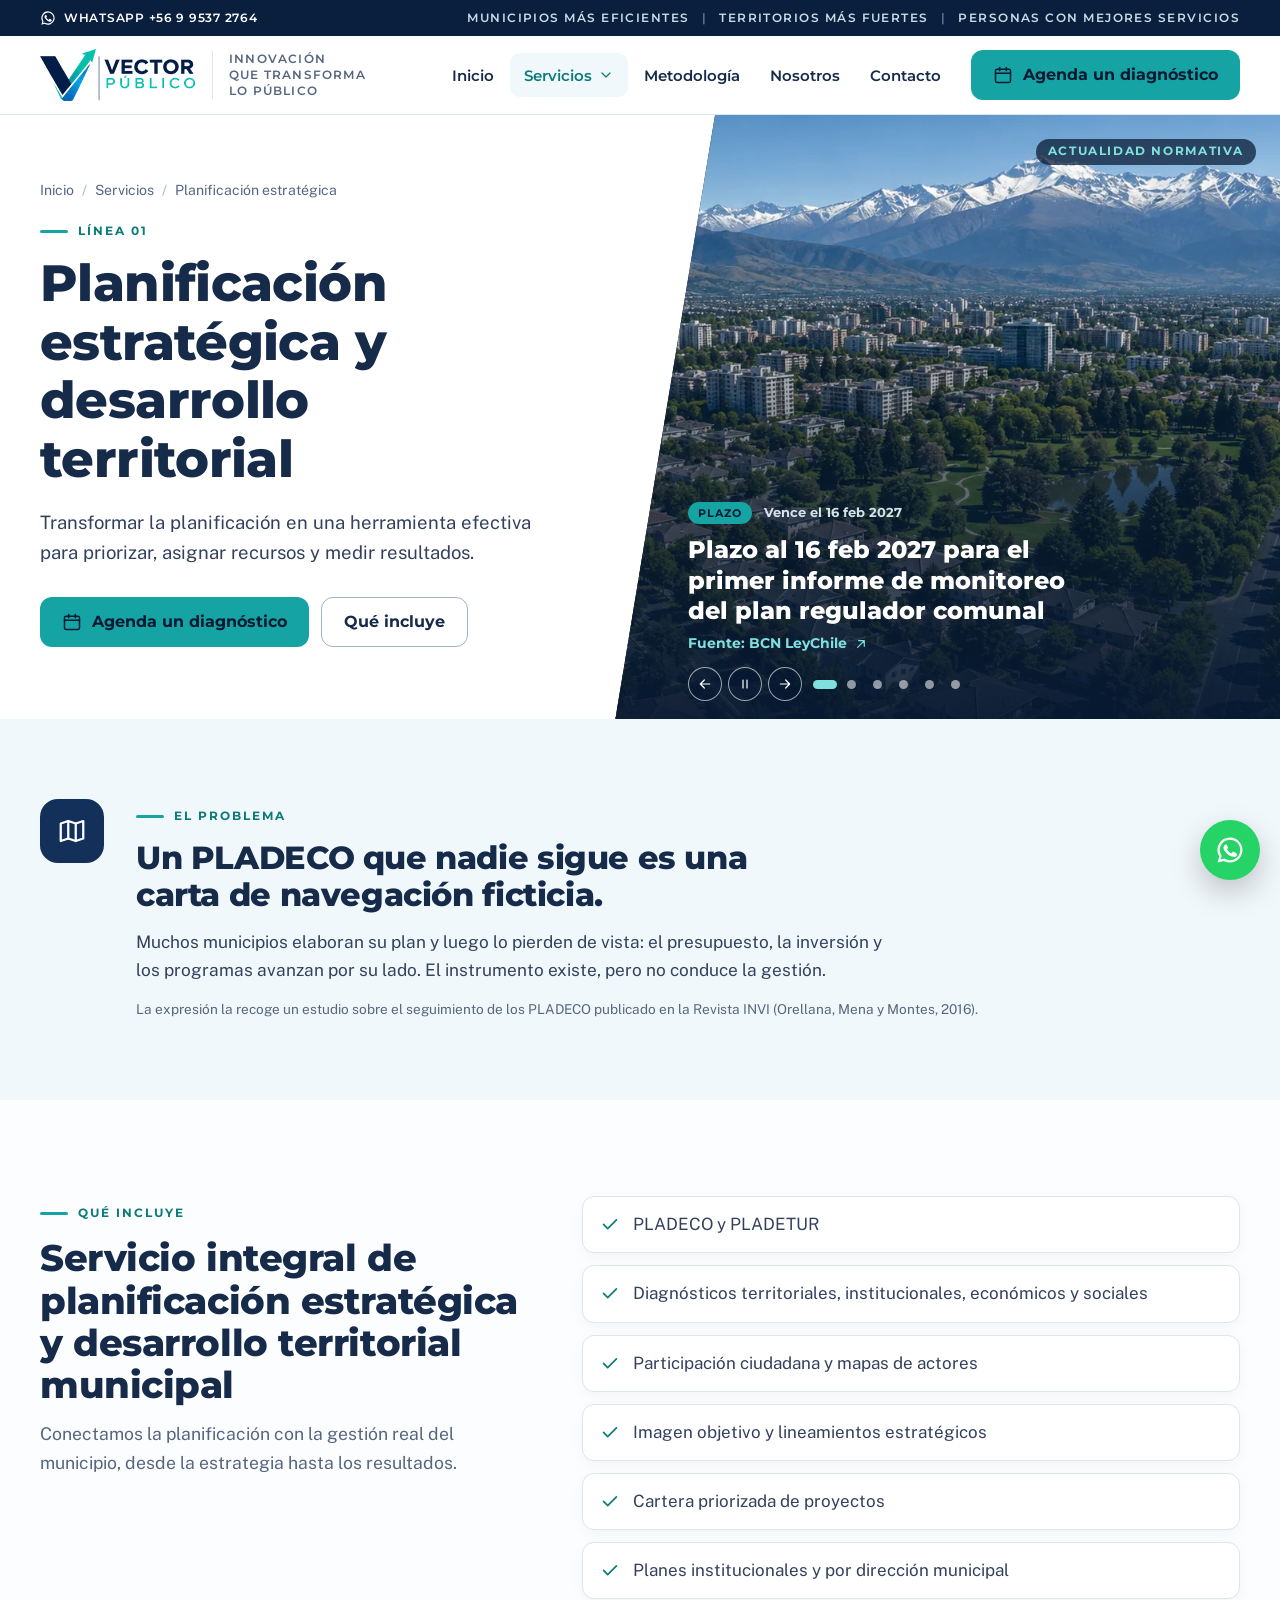
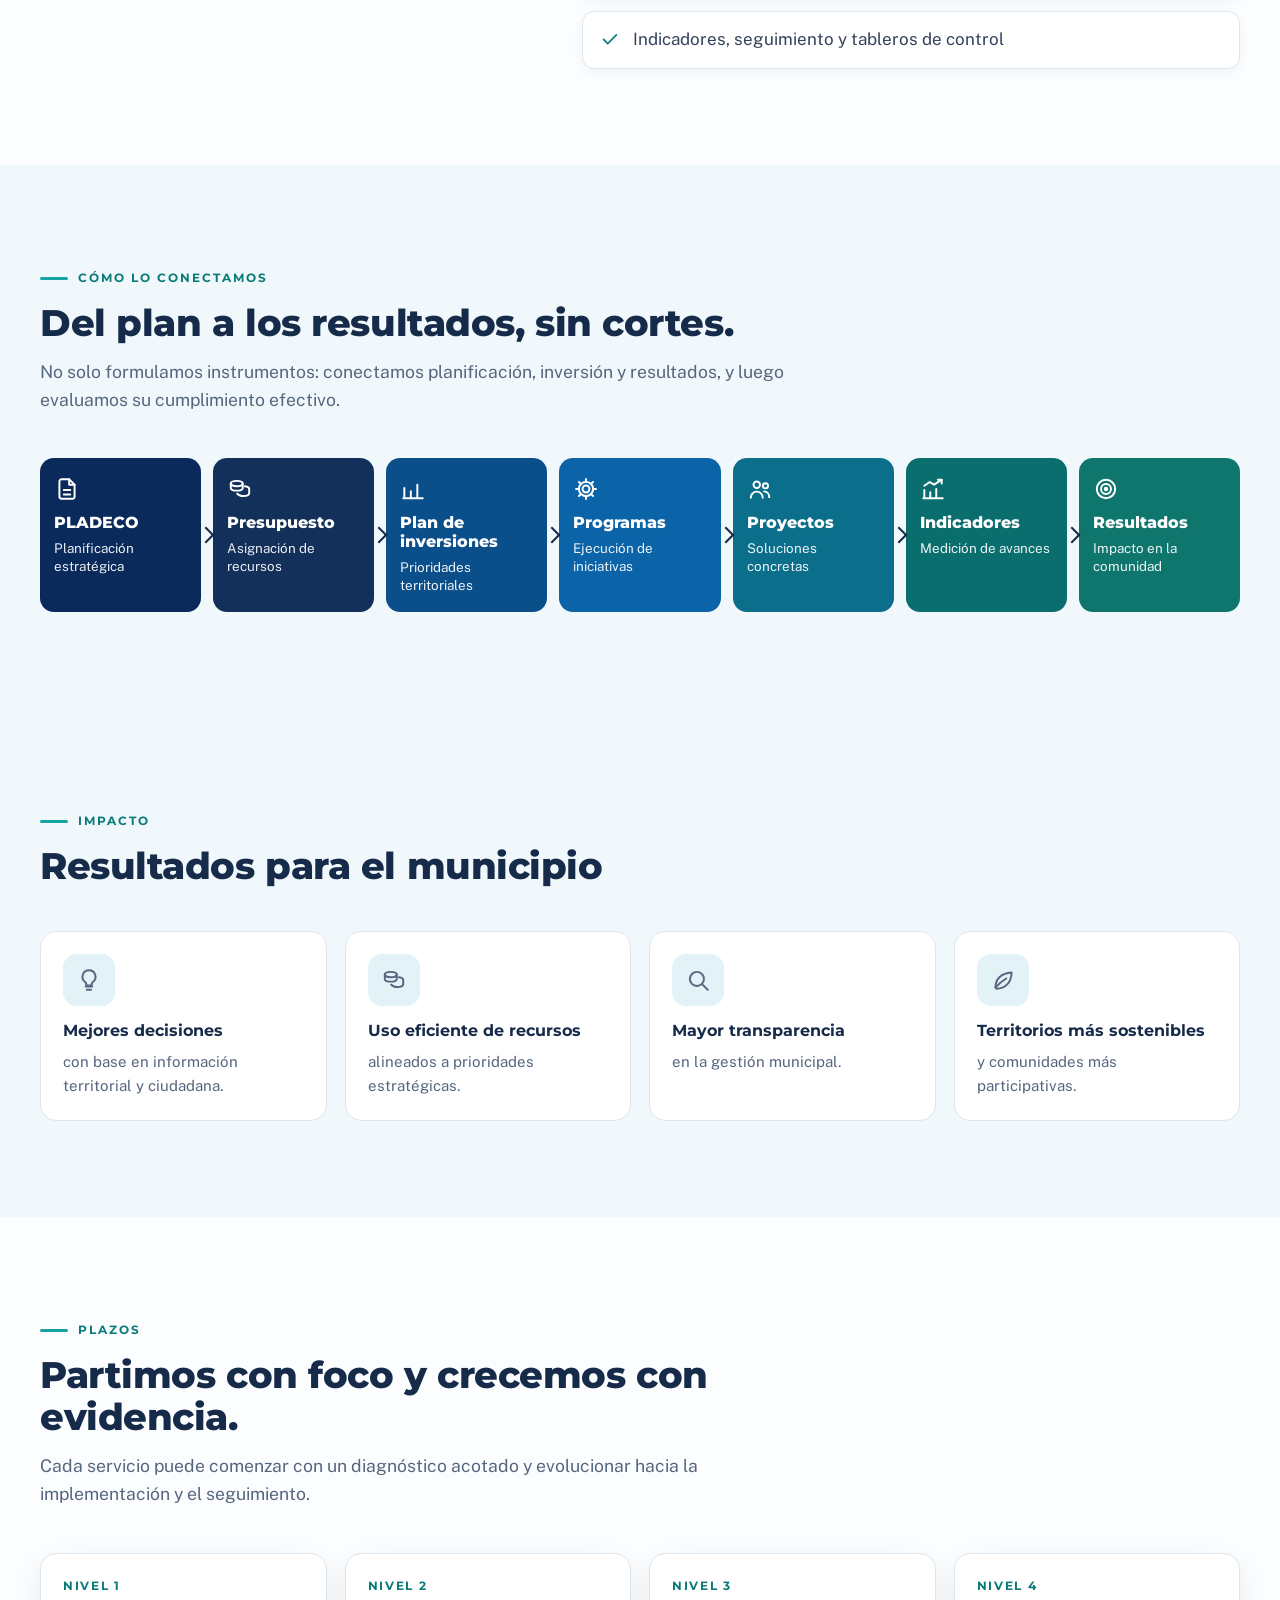
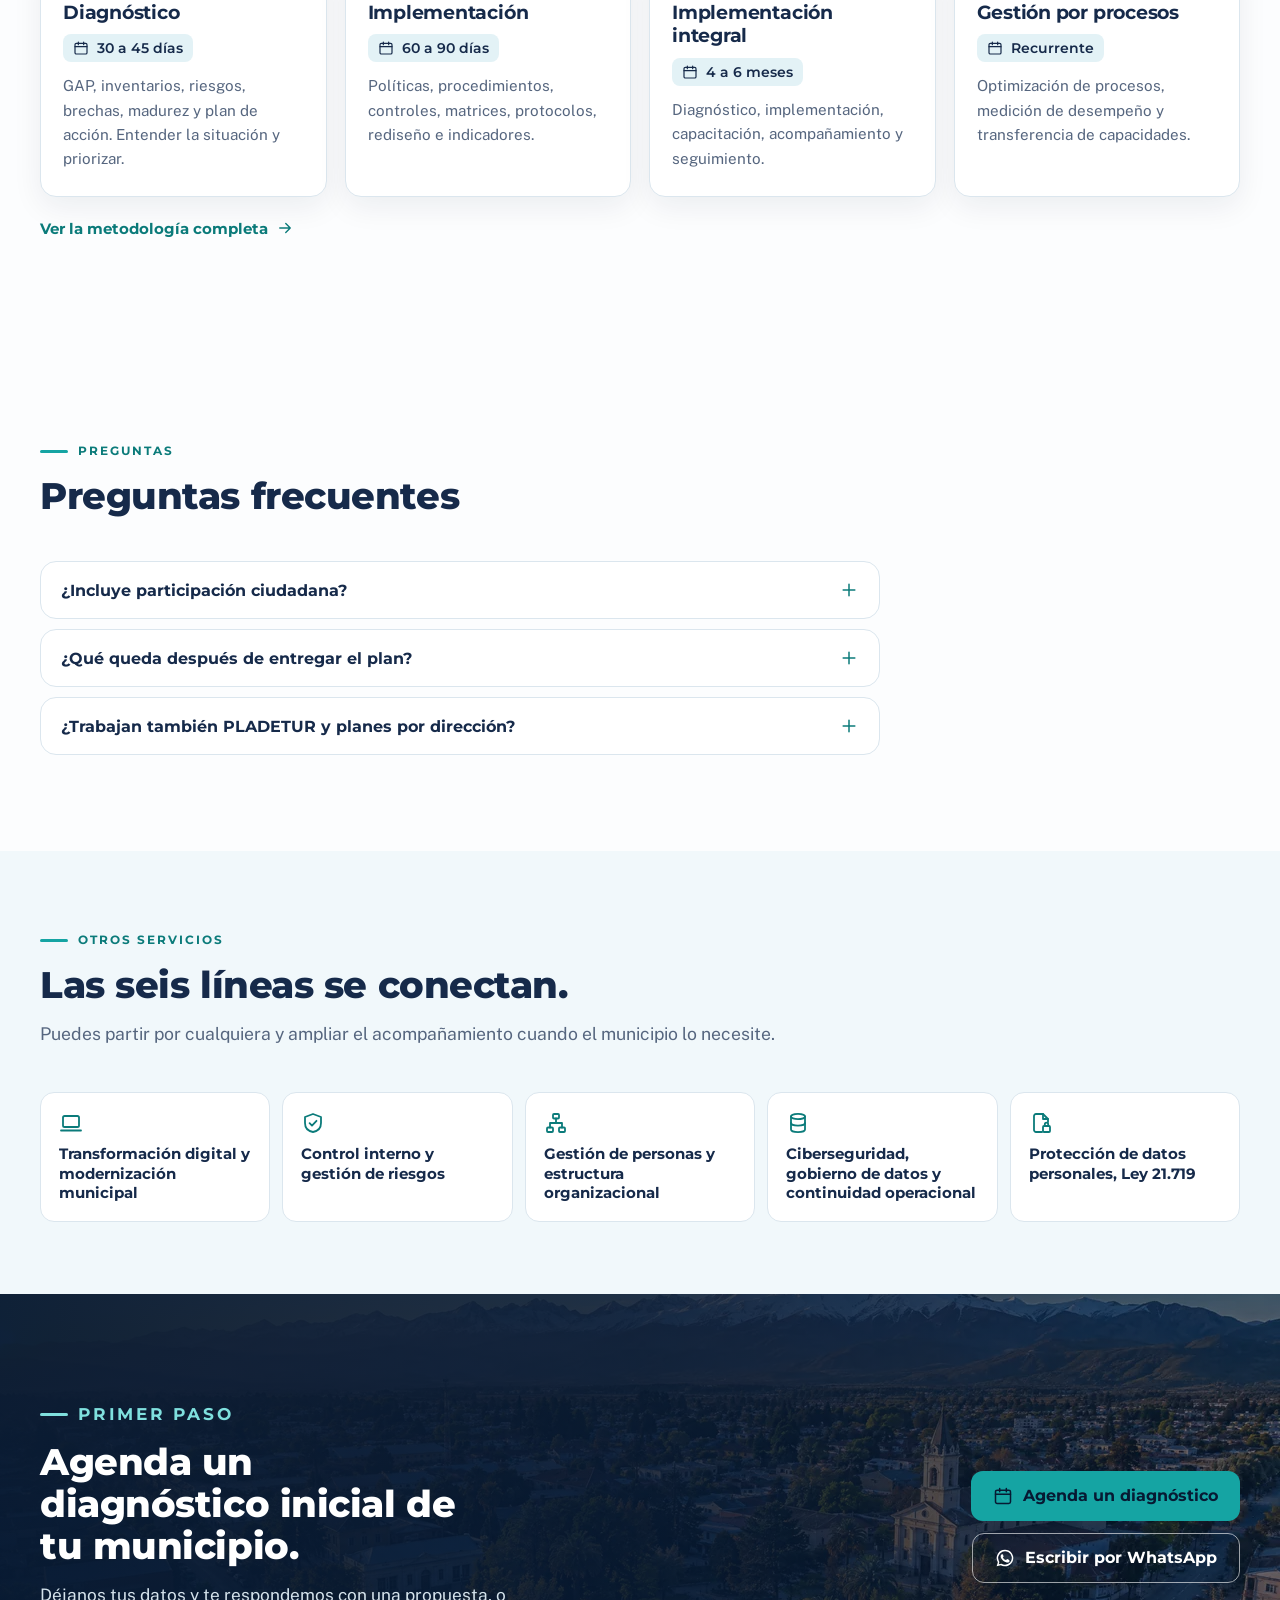
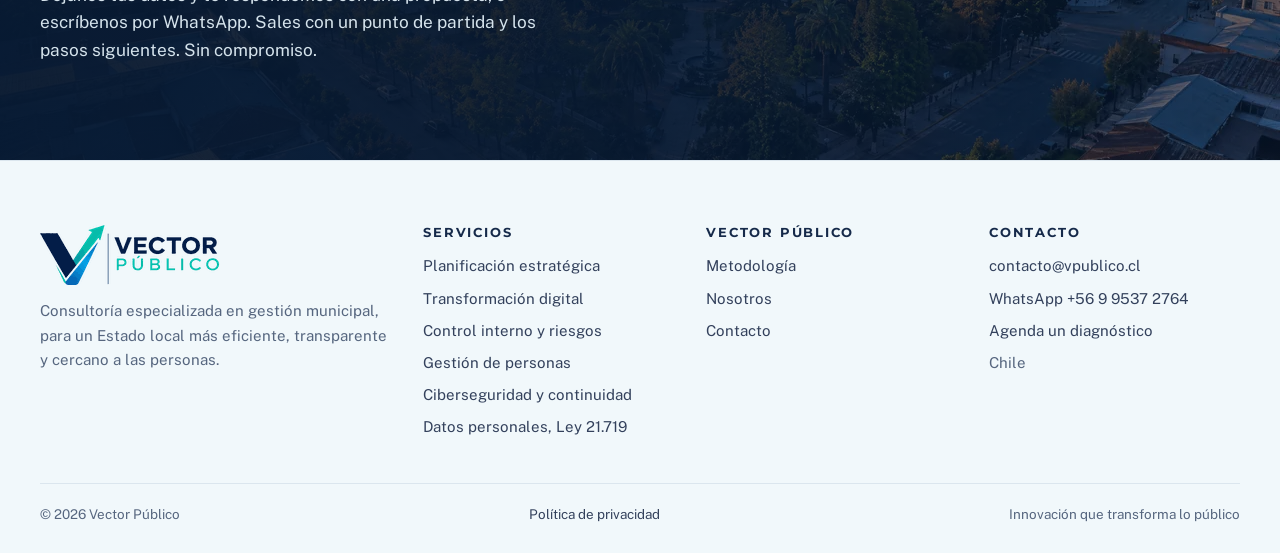
<file: servicios/planificacion-estrategica.html>
<!doctype html>
<html lang="es-CL">
<head>
<meta charset="utf-8">
<meta name="viewport" content="width=device-width, initial-scale=1">
<title>Planificación estratégica y PLADECO para municipios · Vector Público</title>
<meta name="description" content="PLADECO, PLADETUR, diagnósticos territoriales, participación ciudadana, cartera priorizada de proyectos e indicadores de seguimiento para municipalidades.">
<meta name="theme-color" content="#0a1f3d">
<link rel="canonical" href="https://www.vpublico.cl/servicios/planificacion-estrategica.html">
<meta property="og:type" content="website">
<meta property="og:locale" content="es_CL">
<meta property="og:site_name" content="Vector Público">
<meta property="og:title" content="Planificación estratégica y PLADECO para municipios · Vector Público">
<meta property="og:description" content="PLADECO, PLADETUR, diagnósticos territoriales, participación ciudadana, cartera priorizada de proyectos e indicadores de seguimiento para municipalidades.">
<meta property="og:url" content="https://www.vpublico.cl/servicios/planificacion-estrategica.html">
<meta property="og:image" content="https://www.vpublico.cl/assets/img/og-1200.jpg">
<link rel="icon" type="image/png" sizes="64x64" href="../assets/favicon-64.png">
<link rel="apple-touch-icon" href="../assets/apple-touch-icon.png">
<link rel="preload" href="../assets/fonts/montserrat-latin.woff2" as="font" type="font/woff2" crossorigin>
<link rel="preload" href="../assets/fonts/publicsans-latin.woff2" as="font" type="font/woff2" crossorigin>
<link rel="stylesheet" href="../assets/site.css">
<script>document.documentElement.classList.add('js');setTimeout(function(){if(!window.VP_READY)document.documentElement.classList.remove('js')},3000)</script>
</head>
<body>
<a class="skip" href="#contenido">Saltar al contenido</a>
<svg width="0" height="0" style="position:absolute" aria-hidden="true" focusable="false"><symbol id="i-columns" viewBox="0 0 24 24"><path d="M3 9.5L12 4l9 5.5"/><path d="M4 21h16M5 18h14"/><path d="M6.5 10.5V18M10.5 10.5V18M13.5 10.5V18M17.5 10.5V18"/></symbol><symbol id="i-gear" viewBox="0 0 24 24"><circle cx="12" cy="12" r="3.2"/><path d="M12 2.8v2.4M12 18.8v2.4M2.8 12h2.4M18.8 12h2.4M5.5 5.5l1.7 1.7M16.8 16.8l1.7 1.7M5.5 18.5l1.7-1.7M16.8 7.2l1.7-1.7"/><circle cx="12" cy="12" r="6.6"/></symbol><symbol id="i-shield" viewBox="0 0 24 24"><path d="M12 3l8 3v6c0 5-3.5 8.2-8 9-4.5-.8-8-4-8-9V6l8-3z"/><path d="M8.6 12.2l2.4 2.4 4.5-4.8"/></symbol><symbol id="i-laptop" viewBox="0 0 24 24"><rect x="4" y="5" width="16" height="11" rx="1.6"/><path d="M2 19.5h20"/></symbol><symbol id="i-doccheck" viewBox="0 0 24 24"><path d="M14 3H7a2 2 0 0 0-2 2v14a2 2 0 0 0 2 2h10a2 2 0 0 0 2-2V8z"/><path d="M14 3v5h5"/><path d="M9 14.5l2 2 4-4"/></symbol><symbol id="i-doc" viewBox="0 0 24 24"><path d="M14 3H7a2 2 0 0 0-2 2v14a2 2 0 0 0 2 2h10a2 2 0 0 0 2-2V8z"/><path d="M14 3v5h5M9 13h6M9 17h6"/></symbol><symbol id="i-doclock" viewBox="0 0 24 24"><path d="M13 21H7a2 2 0 0 1-2-2V5a2 2 0 0 1 2-2h7l5 5v3"/><path d="M14 3v5h5"/><rect x="14" y="15" width="7" height="6" rx="1"/><path d="M15.8 15v-1.6a1.7 1.7 0 0 1 3.4 0V15"/></symbol><symbol id="i-map" viewBox="0 0 24 24"><path d="M9 4L3 6v14l6-2 6 2 6-2V4l-6 2-6-2z"/><path d="M9 4v14M15 6v14"/></symbol><symbol id="i-org" viewBox="0 0 24 24"><rect x="9" y="3" width="6" height="4.5" rx="1"/><rect x="3" y="16.5" width="6" height="4.5" rx="1"/><rect x="15" y="16.5" width="6" height="4.5" rx="1"/><path d="M12 7.5v4.5M6 16.5V12h12v4.5"/></symbol><symbol id="i-database" viewBox="0 0 24 24"><ellipse cx="12" cy="5.5" rx="7" ry="2.6"/><path d="M5 5.5v13c0 1.4 3.1 2.6 7 2.6s7-1.2 7-2.6v-13"/><path d="M5 12c0 1.4 3.1 2.6 7 2.6s7-1.2 7-2.6"/></symbol><symbol id="i-people" viewBox="0 0 24 24"><circle cx="9" cy="8" r="3"/><path d="M3.5 20c0-3.2 2.5-5.6 5.5-5.6s5.5 2.4 5.5 5.6"/><circle cx="17" cy="9" r="2.4"/><path d="M15.8 14.2c2.6.2 4.7 2.3 4.7 5.3"/></symbol><symbol id="i-user" viewBox="0 0 24 24"><circle cx="12" cy="8" r="4"/><path d="M4.5 21c0-4.2 3.4-7.5 7.5-7.5s7.5 3.3 7.5 7.5"/></symbol><symbol id="i-target" viewBox="0 0 24 24"><circle cx="12" cy="12" r="8.5"/><circle cx="12" cy="12" r="4.6"/><circle cx="12" cy="12" r="1.2"/></symbol><symbol id="i-chart" viewBox="0 0 24 24"><path d="M4 20V11M10 20v-6M16 20V8M3 20.5h18"/></symbol><symbol id="i-chartup" viewBox="0 0 24 24"><path d="M4 20V13M9.5 20v-5M15 20v-8M3 20.5h18"/><path d="M4 9l5-3.5 4 2.5 7-4.5"/><path d="M16.5 3.5H20V7"/></symbol><symbol id="i-check" viewBox="0 0 24 24"><path d="M5 12.5l4.5 4.5L19 7.5"/></symbol><symbol id="i-arrow" viewBox="0 0 24 24"><path d="M5 12h14M13 6l6 6-6 6"/></symbol><symbol id="i-chevron" viewBox="0 0 24 24"><path d="M6 9l6 6 6-6"/></symbol><symbol id="i-plus" viewBox="0 0 24 24"><path d="M12 5v14M5 12h14"/></symbol><symbol id="i-clock" viewBox="0 0 24 24"><circle cx="12" cy="12" r="9"/><path d="M12 7v5l3 2"/></symbol><symbol id="i-calendar" viewBox="0 0 24 24"><rect x="3" y="5" width="18" height="16" rx="2"/><path d="M3 10h18M8 3v4M16 3v4"/></symbol><symbol id="i-bulb" viewBox="0 0 24 24"><path d="M9 18h6M10 21h4"/><path d="M12 3a6 6 0 0 0-3.6 10.8c.7.5 1.1 1.3 1.1 2.1V17h5v-1.1c0-.8.4-1.6 1.1-2.1A6 6 0 0 0 12 3z"/></symbol><symbol id="i-search" viewBox="0 0 24 24"><circle cx="11" cy="11" r="6.5"/><path d="M16 16l5 5"/></symbol><symbol id="i-alert" viewBox="0 0 24 24"><path d="M12 3.5l9.5 16.5h-19z"/><path d="M12 10v4.5M12 17.4v.1"/></symbol><symbol id="i-folder" viewBox="0 0 24 24"><path d="M3 7a2 2 0 0 1 2-2h4l2 2h8a2 2 0 0 1 2 2v8a2 2 0 0 1-2 2H5a2 2 0 0 1-2-2z"/></symbol><symbol id="i-network" viewBox="0 0 24 24"><circle cx="12" cy="5" r="2.5"/><circle cx="5" cy="18.5" r="2.5"/><circle cx="19" cy="18.5" r="2.5"/><path d="M12 7.5v4M12 11.5L6.6 16.6M12 11.5l5.4 5.1"/></symbol><symbol id="i-route" viewBox="0 0 24 24"><circle cx="6" cy="19" r="2"/><circle cx="18" cy="5" r="2"/><path d="M8 19h6.5a3.5 3.5 0 0 0 0-7h-5a3.5 3.5 0 0 1 0-7H16"/></symbol><symbol id="i-refresh" viewBox="0 0 24 24"><path d="M20 11a8 8 0 0 0-14.3-4.9L4 8"/><path d="M4 4v4h4"/><path d="M4 13a8 8 0 0 0 14.3 4.9L20 16"/><path d="M20 20v-4h-4"/></symbol><symbol id="i-leaf" viewBox="0 0 24 24"><path d="M5 19c0-8 5.5-13.5 15-14-.4 9.6-6 15-14 15"/><path d="M5 19c3.5-3.8 6.5-6.4 10-8.4"/></symbol><symbol id="i-coins" viewBox="0 0 24 24"><ellipse cx="9" cy="7" rx="5.5" ry="2.5"/><path d="M3.5 7v4c0 1.4 2.5 2.5 5.5 2.5s5.5-1.1 5.5-2.5V7"/><path d="M9.5 16.3c.9 1.3 3.2 2.2 5.5 2.2 3 0 5.5-1.1 5.5-2.5v-4c0-1.2-1.6-2.2-4-2.5"/></symbol><symbol id="i-chat" viewBox="0 0 24 24"><path d="M4 5h16v11H9.5L5 20v-4H4z"/></symbol><symbol id="i-cap" viewBox="0 0 24 24"><path d="M2 9.5L12 5l10 4.5L12 14z"/><path d="M6 11.5V16c0 1.2 2.7 3 6 3s6-1.8 6-3v-4.5"/></symbol><symbol id="i-menu" viewBox="0 0 24 24"><path d="M4 7h16M4 12h16M4 17h16"/></symbol><symbol id="i-close" viewBox="0 0 24 24"><path d="M6 6l12 12M18 6L6 18"/></symbol><symbol id="i-pin" viewBox="0 0 24 24"><path d="M12 21s-6.5-6-6.5-11a6.5 6.5 0 0 1 13 0c0 5-6.5 11-6.5 11z"/><circle cx="12" cy="10" r="2.4"/></symbol><symbol id="i-layers" viewBox="0 0 24 24"><path d="M12 3l9 5-9 5-9-5 9-5z"/><path d="M3 13l9 5 9-5"/></symbol><symbol id="i-globe" viewBox="0 0 24 24"><circle cx="12" cy="12" r="9"/><path d="M3 12h18M12 3c2.5 2.5 3.8 5.5 3.8 9s-1.3 6.5-3.8 9c-2.5-2.5-3.8-5.5-3.8-9S9.5 5.5 12 3z"/></symbol><symbol id="i-pause" viewBox="0 0 24 24"><path d="M9 6v12M15 6v12"/></symbol><symbol id="i-play" viewBox="0 0 24 24"><path d="M8 5.5v13l10.5-6.5z"/></symbol><symbol id="i-whatsapp" viewBox="0 0 24 24"><path d="M12 2a10 10 0 0 0-8.6 15.1L2 22l5-1.3A10 10 0 1 0 12 2zm0 18.2a8.2 8.2 0 0 1-4.2-1.2l-.3-.2-3 .8.8-2.9-.2-.3A8.2 8.2 0 1 1 12 20.2zm4.5-6.1c-.2-.1-1.5-.7-1.7-.8-.2-.1-.4-.1-.6.1l-.8 1c-.1.2-.3.2-.5.1a6.7 6.7 0 0 1-3.3-2.9c-.3-.4.2-.4.7-1.3.1-.2 0-.3 0-.5l-.8-1.8c-.2-.5-.4-.4-.6-.4h-.5a1 1 0 0 0-.7.3 3 3 0 0 0-.9 2.2c0 1.3.9 2.5 1.1 2.7.1.2 1.9 2.9 4.6 4 1.7.7 2.3.8 3.2.7.5-.1 1.5-.6 1.7-1.2.2-.6.2-1.1.2-1.2-.1-.1-.3-.2-.6-.3z"/></symbol></svg>
<div class="topbar"><div class="wrap"><a href="https://wa.me/56995372764?text=Hola%2C%20quiero%20agendar%20un%20diagn%C3%B3stico%20inicial%20para%20mi%20municipio." target="_blank" rel="noopener"><svg class="ic fill" aria-hidden="true" focusable="false"><use href="#i-whatsapp"/></svg>WhatsApp +56 9 9537 2764</a><p class="claims"><span>Municipios más eficientes</span><span>Territorios más fuertes</span><span>Personas con mejores servicios</span></p></div></div>
<header class="site-header">
<div class="wrap">
<a class="brand" href="../index.html" aria-label="Vector Público, ir al inicio"><img src="../assets/logo-marca-156.png" srcset="../assets/logo-marca-156.png 1x, ../assets/logo-marca-195.png 1.25x, ../assets/logo-marca-234.png 1.5x, ../assets/logo-marca-312.png 2x, ../assets/logo-marca-468.png 3x" alt="Vector Público" width="156" height="52"><span class="brand-tag">Innovación<br>que transforma<br>lo público</span></a>
<nav class="nav" id="menu" aria-label="Principal">
<ul>
<li><a class="navlink" href="../index.html">Inicio</a></li>
<li class="dd"><button class="dd-btn is-active" type="button" aria-expanded="false" aria-controls="dd-servicios">Servicios<svg class="ic chev" aria-hidden="true" focusable="false"><use href="#i-chevron"/></svg></button>
<div class="dd-menu" id="dd-servicios"><a href="../servicios/planificacion-estrategica.html" aria-current="page"><svg class="ic" aria-hidden="true" focusable="false"><use href="#i-map"/></svg><span><b>Planificación estratégica y desarrollo territorial</b><small>PLADECO, PLADETUR, participación e indicadores</small></span></a><a href="../servicios/transformacion-digital.html"><svg class="ic" aria-hidden="true" focusable="false"><use href="#i-laptop"/></svg><span><b>Transformación digital y modernización municipal</b><small>Madurez digital, procesos, trámites e interoperabilidad</small></span></a><a href="../servicios/control-interno.html"><svg class="ic" aria-hidden="true" focusable="false"><use href="#i-shield"/></svg><span><b>Control interno y gestión de riesgos</b><small>COSO III, mapa de riesgos, controles y seguimiento</small></span></a><a href="../servicios/gestion-de-personas.html"><svg class="ic" aria-hidden="true" focusable="false"><use href="#i-org"/></svg><span><b>Gestión de personas y estructura organizacional</b><small>Plantas, dotación, cargas de trabajo y RR.HH.</small></span></a><a href="../servicios/ciberseguridad.html"><svg class="ic" aria-hidden="true" focusable="false"><use href="#i-database"/></svg><span><b>Ciberseguridad, gobierno de datos y continuidad operacional</b><small>Activos críticos, accesos, respaldos y continuidad</small></span></a><a href="../servicios/proteccion-de-datos.html"><svg class="ic" aria-hidden="true" focusable="false"><use href="#i-doclock"/></svg><span><b>Protección de datos personales, Ley 21.719</b><small>Diagnóstico de cumplimiento, inventario y políticas</small></span></a></div></li>
<li><a class="navlink" href="../metodologia.html">Metodología</a></li>
<li><a class="navlink" href="../nosotros.html">Nosotros</a></li>
<li><a class="navlink" href="../contacto.html">Contacto</a></li>
</ul>
<a class="btn header-cta" href="../contacto.html?tema=planificacion-estrategica#formulario"><svg class="ic" aria-hidden="true" focusable="false"><use href="#i-calendar"/></svg>Agenda un diagnóstico</a>
</nav>
<button class="menu-btn" type="button" aria-expanded="false" aria-controls="menu" aria-label="Abrir menú"><svg class="ic i-open" aria-hidden="true" focusable="false"><use href="#i-menu"/></svg><svg class="ic i-close" aria-hidden="true" focusable="false"><use href="#i-close"/></svg></button>
</div>
</header>
<main id="contenido" tabindex="-1">
<section class="page-hero">
<div class="hero-grid">
<div class="hero-copy">
<nav class="crumbs" aria-label="Ruta"><a href="../index.html">Inicio</a><span aria-hidden="true">/</span><a href="../index.html#servicios">Servicios</a><span aria-hidden="true">/</span><span aria-current="page">Planificación estratégica</span></nav>
<p class="kicker">Línea 01</p>
<h1>Planificación estratégica y desarrollo territorial</h1>
<p class="lead">Transformar la planificación en una herramienta efectiva para priorizar, asignar recursos y medir resultados.</p>
<div class="actions"><a class="btn" href="../contacto.html?tema=planificacion-estrategica#formulario"><svg class="ic" aria-hidden="true" focusable="false"><use href="#i-calendar"/></svg>Agenda un diagnóstico</a><a class="btn btn-ghost" href="#incluye">Qué incluye</a></div>
</div>
<figure class="hero-media hero-news" data-hero-news aria-roledescription="carrusel" aria-label="Actualidad normativa: planificación estratégica y territorial"><ul class="hn-track"><li class="hn-slide" role="group" aria-roledescription="noticia" aria-label="1 de 6"><picture><source type="image/webp" srcset="../assets/img/noticias/pe-monitoreo-ipt-2027-640.webp 640w, ../assets/img/noticias/pe-monitoreo-ipt-2027-960.webp 960w, ../assets/img/noticias/pe-monitoreo-ipt-2027-1344.webp 1344w" sizes="(max-width: 900px) 100vw, (min-width: 1877px) 55vw, 1032px"><img src="../assets/img/noticias/pe-monitoreo-ipt-2027-640.jpg" width="1344" height="756" alt="" loading="eager" fetchpriority="high" decoding="async"></picture><a class="hn-cap" href="https://www.bcn.cl/leychile/navegar?idNorma=1221500" target="_blank" rel="noopener"><span class="hn-meta"><span class="tag">Plazo</span><time datetime="2027-02-16">Vence el 16 feb 2027</time></span><span class="hn-title">Plazo al 16 feb 2027 para el primer informe de monitoreo del plan regulador comunal</span><span class="hn-src">Fuente: BCN LeyChile<svg class="ic" aria-hidden="true" focusable="false"><use href="#i-arrow"/></svg><span class="sr-only">, se abre en otra pestaña</span></span></a></li><li class="hn-slide" role="group" aria-roledescription="noticia" aria-label="2 de 6" aria-hidden="true"><picture><source type="image/webp" srcset="../assets/img/noticias/pe-cuenta-publica-2027-640.webp 640w, ../assets/img/noticias/pe-cuenta-publica-2027-960.webp 960w, ../assets/img/noticias/pe-cuenta-publica-2027-1344.webp 1344w" sizes="(max-width: 900px) 100vw, (min-width: 1877px) 55vw, 1032px"><img src="../assets/img/noticias/pe-cuenta-publica-2027-640.jpg" width="1344" height="756" alt="" loading="lazy" decoding="async"></picture><a class="hn-cap" href="https://www.bcn.cl/leychile/navegar?idNorma=251693" target="_blank" rel="noopener" tabindex="-1"><span class="hn-meta"><span class="tag">Plazo</span><time datetime="2027-04-30">A más tardar el 30 abr 2027</time></span><span class="hn-title">La cuenta pública de abril 2027 debe informar el estado de la planificación territorial</span><span class="hn-src">Fuente: BCN LeyChile<svg class="ic" aria-hidden="true" focusable="false"><use href="#i-arrow"/></svg><span class="sr-only">, se abre en otra pestaña</span></span></a></li><li class="hn-slide" role="group" aria-roledescription="noticia" aria-label="3 de 6" aria-hidden="true"><picture><source type="image/webp" srcset="../assets/img/noticias/pe-minvu-asistencia-sep2026-640.webp 640w, ../assets/img/noticias/pe-minvu-asistencia-sep2026-960.webp 960w, ../assets/img/noticias/pe-minvu-asistencia-sep2026-1344.webp 1344w" sizes="(max-width: 900px) 100vw, (min-width: 1877px) 55vw, 1032px"><img src="../assets/img/noticias/pe-minvu-asistencia-sep2026-640.jpg" width="1344" height="756" alt="" loading="lazy" decoding="async"></picture><a class="hn-cap" href="https://www.minvu.gob.cl/wp-content/uploads/2026/09/Exposicion-DDU_Municipios-ley-21.807_10.09.2026.pdf" target="_blank" rel="noopener" tabindex="-1"><span class="hn-meta"><span class="tag">Guía</span><time datetime="2026-09-10">Presentada el 10 sep 2026</time></span><span class="hn-title">MINVU orientó a municipios sobre planes reguladores en trámite bajo la Ley 21.807</span><span class="hn-src">Fuente: MINVU<svg class="ic" aria-hidden="true" focusable="false"><use href="#i-arrow"/></svg><span class="sr-only">, se abre en otra pestaña</span></span></a></li><li class="hn-slide" role="group" aria-roledescription="noticia" aria-label="4 de 6" aria-hidden="true"><picture><source type="image/webp" srcset="../assets/img/noticias/pe-paccc-plazo-vencido-640.webp 640w, ../assets/img/noticias/pe-paccc-plazo-vencido-960.webp 960w, ../assets/img/noticias/pe-paccc-plazo-vencido-1344.webp 1344w" sizes="(max-width: 900px) 100vw, (min-width: 1877px) 55vw, 1032px"><img src="../assets/img/noticias/pe-paccc-plazo-vencido-640.jpg" width="1344" height="756" alt="" loading="lazy" decoding="async"></picture><a class="hn-cap" href="https://www.bcn.cl/leychile/navegar?idNorma=1177286" target="_blank" rel="noopener" tabindex="-1"><span class="hn-meta"><span class="tag">Plazo</span><time datetime="2026-06-13">Venció el 13 jun 2026</time></span><span class="hn-title">Venció el 13 jun 2026 el plazo legal para los planes comunales de cambio climático</span><span class="hn-src">Fuente: BCN LeyChile<svg class="ic" aria-hidden="true" focusable="false"><use href="#i-arrow"/></svg><span class="sr-only">, se abre en otra pestaña</span></span></a></li><li class="hn-slide" role="group" aria-roledescription="noticia" aria-label="5 de 6" aria-hidden="true"><picture><source type="image/webp" srcset="../assets/img/noticias/pe-reglamento-prot-640.webp 640w, ../assets/img/noticias/pe-reglamento-prot-960.webp 960w, ../assets/img/noticias/pe-reglamento-prot-1344.webp 1344w" sizes="(max-width: 900px) 100vw, (min-width: 1877px) 55vw, 1032px"><img src="../assets/img/noticias/pe-reglamento-prot-640.jpg" width="1344" height="756" alt="" loading="lazy" decoding="async"></picture><a class="hn-cap" href="https://www.diariooficial.interior.gob.cl/publicaciones/2026/03/04/44391/01/2778388.pdf" target="_blank" rel="noopener" tabindex="-1"><span class="hn-meta"><span class="tag">Reglamento</span><time datetime="2026-03-04">Publicado el 4 mar 2026</time></span><span class="hn-title">Publicado el reglamento de los PROT, planes regionales obligatorios para los municipios</span><span class="hn-src">Fuente: Diario Oficial<svg class="ic" aria-hidden="true" focusable="false"><use href="#i-arrow"/></svg><span class="sr-only">, se abre en otra pestaña</span></span></a></li><li class="hn-slide" role="group" aria-roledescription="noticia" aria-label="6 de 6" aria-hidden="true"><picture><source type="image/webp" srcset="../assets/img/noticias/pe-ley21807-pladeco-640.webp 640w, ../assets/img/noticias/pe-ley21807-pladeco-960.webp 960w, ../assets/img/noticias/pe-ley21807-pladeco-1344.webp 1344w" sizes="(max-width: 900px) 100vw, (min-width: 1877px) 55vw, 1032px"><img src="../assets/img/noticias/pe-ley21807-pladeco-640.jpg" width="1344" height="756" alt="" loading="lazy" decoding="async"></picture><a class="hn-cap" href="https://www.bcn.cl/leychile/navegar?idNorma=1221500" target="_blank" rel="noopener" tabindex="-1"><span class="hn-meta"><span class="tag">Ley</span><time datetime="2026-02-16">Publicada el 16 feb 2026</time></span><span class="hn-title">Ley 21.807: el PLADECO debe orientar la planificación territorial de la comuna</span><span class="hn-src">Fuente: BCN LeyChile<svg class="ic" aria-hidden="true" focusable="false"><use href="#i-arrow"/></svg><span class="sr-only">, se abre en otra pestaña</span></span></a></li></ul><div class="hn-ctrl" hidden><button class="hn-nav" type="button" data-dir="-1" aria-label="Noticia anterior"><svg class="ic" aria-hidden="true" focusable="false"><use href="#i-arrow"/></svg></button><button class="hn-pause" type="button" aria-pressed="false" aria-label="Pausar el avance automático"><svg class="ic ic-pause" aria-hidden="true" focusable="false"><use href="#i-pause"/></svg><svg class="ic ic-play" aria-hidden="true" focusable="false"><use href="#i-play"/></svg></button><button class="hn-nav" type="button" data-dir="1" aria-label="Noticia siguiente"><svg class="ic" aria-hidden="true" focusable="false"><use href="#i-arrow"/></svg></button><ol class="hn-dots" aria-label="Noticias"></ol></div><span class="hn-kicker" aria-hidden="true">Actualidad normativa</span></figure>
</div>
</section><section class="problem" aria-label="El problema">
<div class="wrap reveal">
<div class="icon-badge" aria-hidden="true"><svg class="ic" aria-hidden="true" focusable="false"><use href="#i-map"/></svg></div>
<div><p class="kicker">El problema</p><h2>Un PLADECO que nadie sigue es una carta de navegación ficticia.</h2><p class="text">Muchos municipios elaboran su plan y luego lo pierden de vista: el presupuesto, la inversión y los programas avanzan por su lado. El instrumento existe, pero no conduce la gestión.</p><p class="source">La expresión la recoge un estudio sobre el seguimiento de los PLADECO publicado en la Revista INVI (Orellana, Mena y Montes, 2016).</p></div>
</div>
</section><section class="section" id="incluye">
<div class="wrap includes">
<div class="reveal"><p class="kicker">Qué incluye</p><h2>Servicio integral de planificación estratégica y desarrollo territorial municipal</h2><p class="lede">Conectamos la planificación con la gestión real del municipio, desde la estrategia hasta los resultados.</p></div>
<ul class="checks stagger"><li><svg class="ic" aria-hidden="true" focusable="false"><use href="#i-check"/></svg><span>PLADECO y PLADETUR</span></li><li><svg class="ic" aria-hidden="true" focusable="false"><use href="#i-check"/></svg><span>Diagnósticos territoriales, institucionales, económicos y sociales</span></li><li><svg class="ic" aria-hidden="true" focusable="false"><use href="#i-check"/></svg><span>Participación ciudadana y mapas de actores</span></li><li><svg class="ic" aria-hidden="true" focusable="false"><use href="#i-check"/></svg><span>Imagen objetivo y lineamientos estratégicos</span></li><li><svg class="ic" aria-hidden="true" focusable="false"><use href="#i-check"/></svg><span>Cartera priorizada de proyectos</span></li><li><svg class="ic" aria-hidden="true" focusable="false"><use href="#i-check"/></svg><span>Planes institucionales y por dirección municipal</span></li><li><svg class="ic" aria-hidden="true" focusable="false"><use href="#i-check"/></svg><span>Indicadores, seguimiento y tableros de control</span></li></ul>
</div>
</section><section class="section sky">
<div class="wrap">
<div class="sec-head reveal"><p class="kicker">Cómo lo conectamos</p><h2>Del plan a los resultados, sin cortes.</h2><p class="lede">No solo formulamos instrumentos: conectamos planificación, inversión y resultados, y luego evaluamos su cumplimiento efectivo.</p></div>
<ol class="chain stagger"><li style="--c:#0a2a5c"><svg class="ic" aria-hidden="true" focusable="false"><use href="#i-doc"/></svg><b>PLADECO</b><span>Planificación estratégica</span></li><li style="--c:#12305a"><svg class="ic" aria-hidden="true" focusable="false"><use href="#i-coins"/></svg><b>Presupuesto</b><span>Asignación de recursos</span></li><li style="--c:#0b4f8a"><svg class="ic" aria-hidden="true" focusable="false"><use href="#i-chart"/></svg><b>Plan de inversiones</b><span>Prioridades territoriales</span></li><li style="--c:#0b63a8"><svg class="ic" aria-hidden="true" focusable="false"><use href="#i-gear"/></svg><b>Programas</b><span>Ejecución de iniciativas</span></li><li style="--c:#0b6e8a"><svg class="ic" aria-hidden="true" focusable="false"><use href="#i-people"/></svg><b>Proyectos</b><span>Soluciones concretas</span></li><li style="--c:#0b6e6e"><svg class="ic" aria-hidden="true" focusable="false"><use href="#i-chartup"/></svg><b>Indicadores</b><span>Medición de avances</span></li><li style="--c:#0f766e"><svg class="ic" aria-hidden="true" focusable="false"><use href="#i-target"/></svg><b>Resultados</b><span>Impacto en la comunidad</span></li></ol>
</div>
</section><section class="section sky">
<div class="wrap">
<div class="sec-head reveal"><p class="kicker">Impacto</p><h2>Resultados para el municipio</h2></div>
<div class="results stagger"><div class="result"><span class="ic-wrap"><svg class="ic" aria-hidden="true" focusable="false"><use href="#i-bulb"/></svg></span><b>Mejores decisiones</b><span>con base en información territorial y ciudadana.</span></div><div class="result"><span class="ic-wrap"><svg class="ic" aria-hidden="true" focusable="false"><use href="#i-coins"/></svg></span><b>Uso eficiente de recursos</b><span>alineados a prioridades estratégicas.</span></div><div class="result"><span class="ic-wrap"><svg class="ic" aria-hidden="true" focusable="false"><use href="#i-search"/></svg></span><b>Mayor transparencia</b><span>en la gestión municipal.</span></div><div class="result"><span class="ic-wrap"><svg class="ic" aria-hidden="true" focusable="false"><use href="#i-leaf"/></svg></span><b>Territorios más sostenibles</b><span>y comunidades más participativas.</span></div></div>
</div>
</section><section class="section">
<div class="wrap">
<div class="sec-head reveal"><p class="kicker">Plazos</p><h2>Partimos con foco y crecemos con evidencia.</h2><p class="lede">Cada servicio puede comenzar con un diagnóstico acotado y evolucionar hacia la implementación y el seguimiento.</p></div>
<div class="levels stagger"><article class="level"><p class="tag">Nivel 1</p><h3>Diagnóstico</h3><span class="dur"><svg class="ic" aria-hidden="true" focusable="false"><use href="#i-calendar"/></svg>30 a 45 días</span><p>GAP, inventarios, riesgos, brechas, madurez y plan de acción. Entender la situación y priorizar.</p></article><article class="level"><p class="tag">Nivel 2</p><h3>Implementación</h3><span class="dur"><svg class="ic" aria-hidden="true" focusable="false"><use href="#i-calendar"/></svg>60 a 90 días</span><p>Políticas, procedimientos, controles, matrices, protocolos, rediseño e indicadores.</p></article><article class="level"><p class="tag">Nivel 3</p><h3>Implementación integral</h3><span class="dur"><svg class="ic" aria-hidden="true" focusable="false"><use href="#i-calendar"/></svg>4 a 6 meses</span><p>Diagnóstico, implementación, capacitación, acompañamiento y seguimiento.</p></article><article class="level"><p class="tag">Nivel 4</p><h3>Gestión por procesos</h3><span class="dur"><svg class="ic" aria-hidden="true" focusable="false"><use href="#i-calendar"/></svg>Recurrente</span><p>Optimización de procesos, medición de desempeño y transferencia de capacidades.</p></article></div>
<a class="link-more" href="../metodologia.html">Ver la metodología completa<svg class="ic" aria-hidden="true" focusable="false"><use href="#i-arrow"/></svg></a>
</div>
</section><section class="section">
<div class="wrap">
<div class="sec-head reveal"><p class="kicker">Preguntas</p><h2>Preguntas frecuentes</h2></div>
<div class="faq reveal"><div class="faq-item"><button class="faq-q" type="button" aria-expanded="false" aria-controls="fa0" id="fq0">¿Incluye participación ciudadana?<svg class="ic" aria-hidden="true" focusable="false"><use href="#i-plus"/></svg></button><div class="faq-a" id="fa0" role="region" aria-labelledby="fq0" aria-hidden="true"><div><p>Sí. Diseñamos y facilitamos talleres territoriales y mapas de actores. Un plan que la comunidad no reconoce como propio no se sostiene.</p></div></div></div><div class="faq-item"><button class="faq-q" type="button" aria-expanded="false" aria-controls="fa1" id="fq1">¿Qué queda después de entregar el plan?<svg class="ic" aria-hidden="true" focusable="false"><use href="#i-plus"/></svg></button><div class="faq-a" id="fa1" role="region" aria-labelledby="fq1" aria-hidden="true"><div><p>Indicadores, metas, responsables y un tablero de seguimiento. Además podemos acompañar evaluaciones periódicas de cumplimiento.</p></div></div></div><div class="faq-item"><button class="faq-q" type="button" aria-expanded="false" aria-controls="fa2" id="fq2">¿Trabajan también PLADETUR y planes por dirección?<svg class="ic" aria-hidden="true" focusable="false"><use href="#i-plus"/></svg></button><div class="faq-a" id="fa2" role="region" aria-labelledby="fq2" aria-hidden="true"><div><p>Sí. Elaboramos PLADETUR, planes institucionales y planes por dirección municipal, alineados con el PLADECO.</p></div></div></div></div>
</div>
</section><section class="section sky tight">
<div class="wrap">
<div class="sec-head reveal"><p class="kicker">Otros servicios</p><h2>Las seis líneas se conectan.</h2><p class="lede">Puedes partir por cualquiera y ampliar el acompañamiento cuando el municipio lo necesite.</p></div>
<div class="others stagger"><a class="other" href="../servicios/transformacion-digital.html"><svg class="ic" aria-hidden="true" focusable="false"><use href="#i-laptop"/></svg><span>Transformación digital y modernización municipal</span></a><a class="other" href="../servicios/control-interno.html"><svg class="ic" aria-hidden="true" focusable="false"><use href="#i-shield"/></svg><span>Control interno y gestión de riesgos</span></a><a class="other" href="../servicios/gestion-de-personas.html"><svg class="ic" aria-hidden="true" focusable="false"><use href="#i-org"/></svg><span>Gestión de personas y estructura organizacional</span></a><a class="other" href="../servicios/ciberseguridad.html"><svg class="ic" aria-hidden="true" focusable="false"><use href="#i-database"/></svg><span>Ciberseguridad, gobierno de datos y continuidad operacional</span></a><a class="other" href="../servicios/proteccion-de-datos.html"><svg class="ic" aria-hidden="true" focusable="false"><use href="#i-doclock"/></svg><span>Protección de datos personales, Ley 21.719</span></a></div>
</div>
</section>
<section class="cta-band" aria-labelledby="cta-t">
<div class="bg" aria-hidden="true"><picture><source type="image/webp" srcset="../assets/img/contacto-640.webp 640w, ../assets/img/contacto-960.webp 960w, ../assets/img/contacto-1280.webp 1280w, ../assets/img/contacto-1600.webp 1600w, ../assets/img/contacto-1920.webp 1920w, ../assets/img/contacto-2400.webp 2400w" sizes="100vw"><img src="../assets/img/contacto-960.jpg" srcset="../assets/img/contacto-960.jpg 960w, ../assets/img/contacto-1600.jpg 1600w" sizes="100vw" width="1600" height="900" alt="" style="object-position:50% 60%" loading="lazy" decoding="async"></picture></div>
<div class="wrap reveal">
<div><p class="kicker">Primer paso</p><h2 id="cta-t">Agenda un diagnóstico inicial de tu municipio.</h2><p>Déjanos tus datos y te respondemos con una propuesta, o escríbenos por WhatsApp. Sales con un punto de partida y los pasos siguientes. Sin compromiso.</p></div>
<div class="actions"><a class="btn" href="../contacto.html?tema=planificacion-estrategica#formulario"><svg class="ic" aria-hidden="true" focusable="false"><use href="#i-calendar"/></svg>Agenda un diagnóstico</a><a class="btn btn-outline-light" href="https://wa.me/56995372764?text=Hola%2C%20quiero%20agendar%20un%20diagn%C3%B3stico%20inicial%20sobre%20planificaci%C3%B3n%20estrat%C3%A9gica%20y%20PLADECO." target="_blank" rel="noopener"><svg class="ic fill" aria-hidden="true" focusable="false"><use href="#i-whatsapp"/></svg>Escribir por WhatsApp</a></div>
</div>
</section>
</main>
<footer class="site-footer">
<div class="wrap">
<div class="cols">
<div><img src="../assets/logo-marca-180.png" srcset="../assets/logo-marca-180.png 1x, ../assets/logo-marca-225.png 1.25x, ../assets/logo-marca-270.png 1.5x, ../assets/logo-marca-360.png 2x, ../assets/logo-marca-540.png 3x" alt="Vector Público" width="180" height="60" loading="lazy"><p>Consultoría especializada en gestión municipal, para un Estado local más eficiente, transparente y cercano a las personas.</p></div>
<div><h4>Servicios</h4><ul><li><a href="../servicios/planificacion-estrategica.html">Planificación estratégica</a></li><li><a href="../servicios/transformacion-digital.html">Transformación digital</a></li><li><a href="../servicios/control-interno.html">Control interno y riesgos</a></li><li><a href="../servicios/gestion-de-personas.html">Gestión de personas</a></li><li><a href="../servicios/ciberseguridad.html">Ciberseguridad y continuidad</a></li><li><a href="../servicios/proteccion-de-datos.html">Datos personales, Ley 21.719</a></li></ul></div>
<div><h4>Vector Público</h4><ul><li><a href="../metodologia.html">Metodología</a></li><li><a href="../nosotros.html">Nosotros</a></li><li><a href="../contacto.html">Contacto</a></li></ul></div>
<div><h4>Contacto</h4><ul><li><a href="mailto:contacto@vpublico.cl">contacto@vpublico.cl</a></li><li><a href="https://wa.me/56995372764?text=Hola%2C%20quiero%20agendar%20un%20diagn%C3%B3stico%20inicial%20para%20mi%20municipio." target="_blank" rel="noopener">WhatsApp +56 9 9537 2764</a></li><li><a href="../contacto.html#formulario">Agenda un diagnóstico</a></li><li>Chile</li></ul></div>
</div>
<div class="legal"><span>© 2026 Vector Público</span><a href="../privacidad.html">Política de privacidad</a><span>Innovación que transforma lo público</span></div>
</div>
</footer>
<a class="wa-float" href="https://wa.me/56995372764?text=Hola%2C%20quiero%20agendar%20un%20diagn%C3%B3stico%20inicial%20sobre%20planificaci%C3%B3n%20estrat%C3%A9gica%20y%20PLADECO." target="_blank" rel="noopener" aria-label="Escribir por WhatsApp a Vector Público"><svg class="ic fill" aria-hidden="true" focusable="false"><use href="#i-whatsapp"/></svg></a>
<script src="../assets/site.js" defer></script>
</body>
</html>
</file>
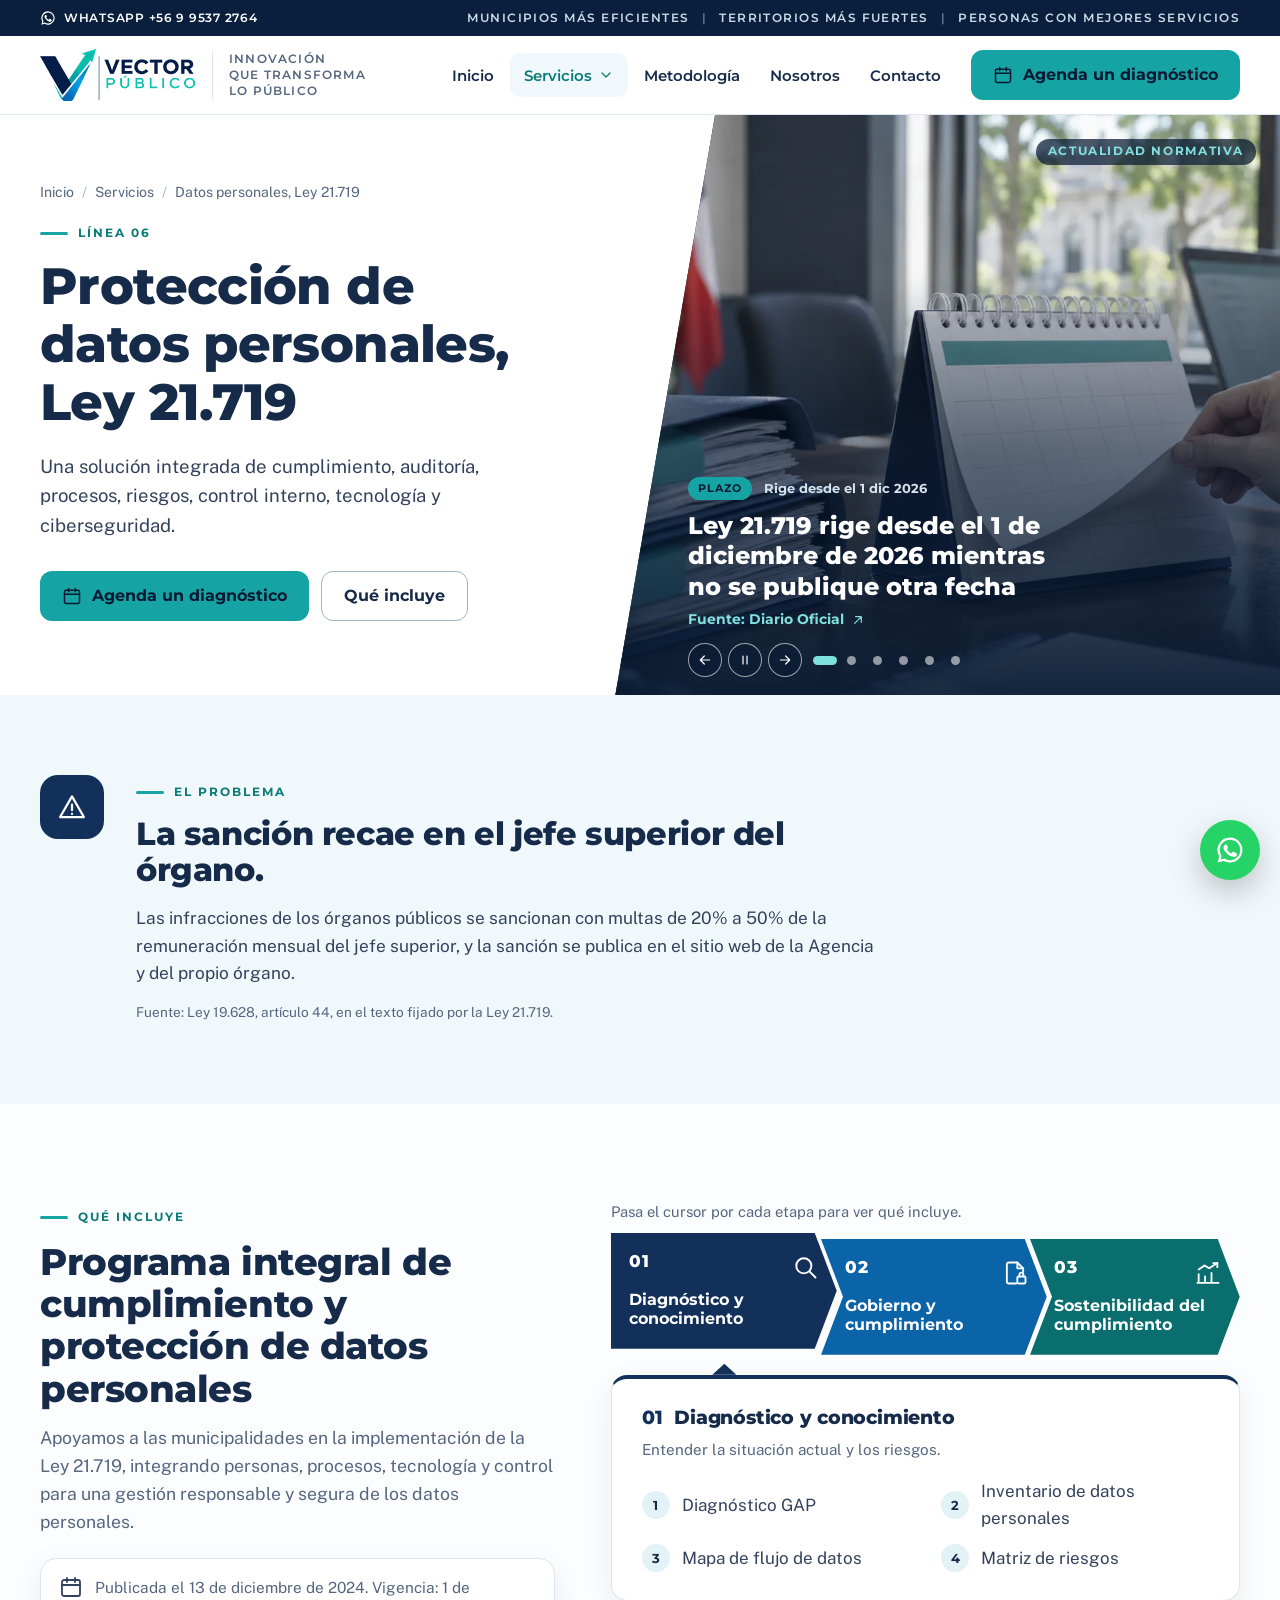
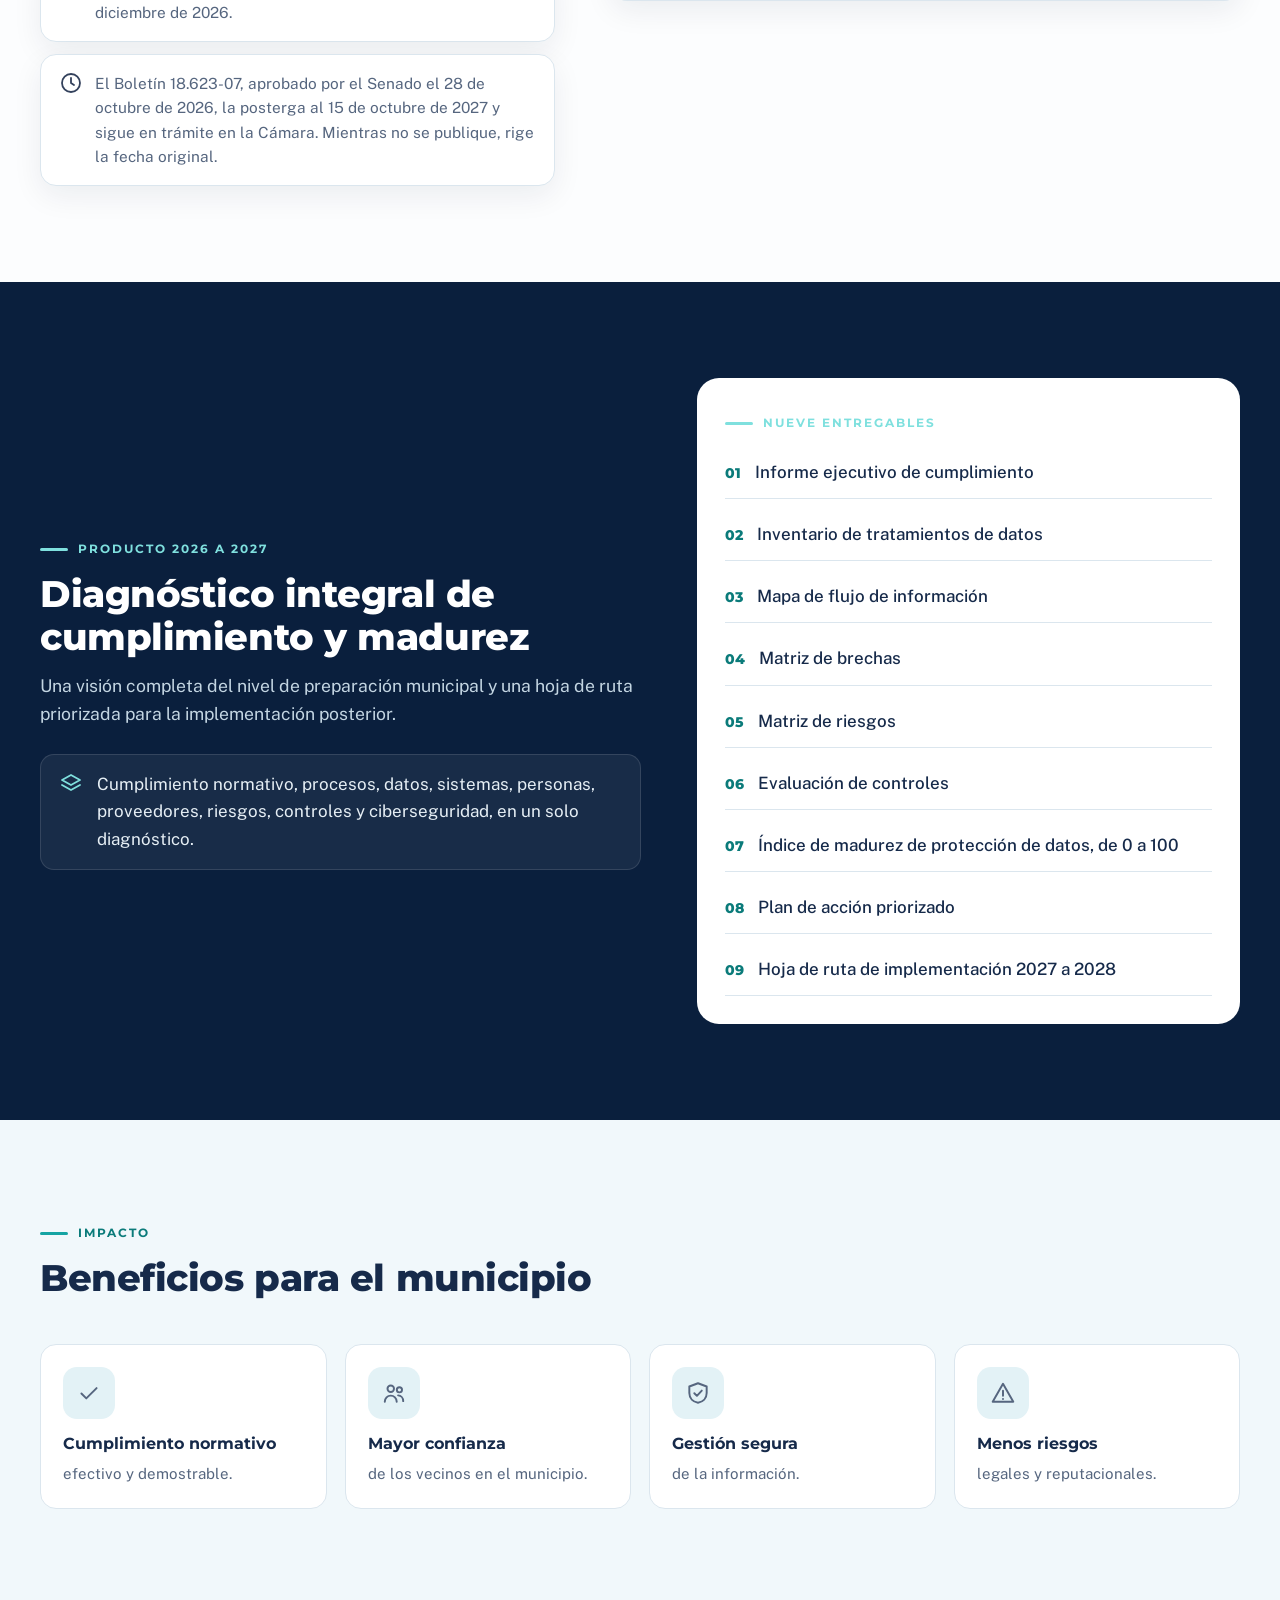
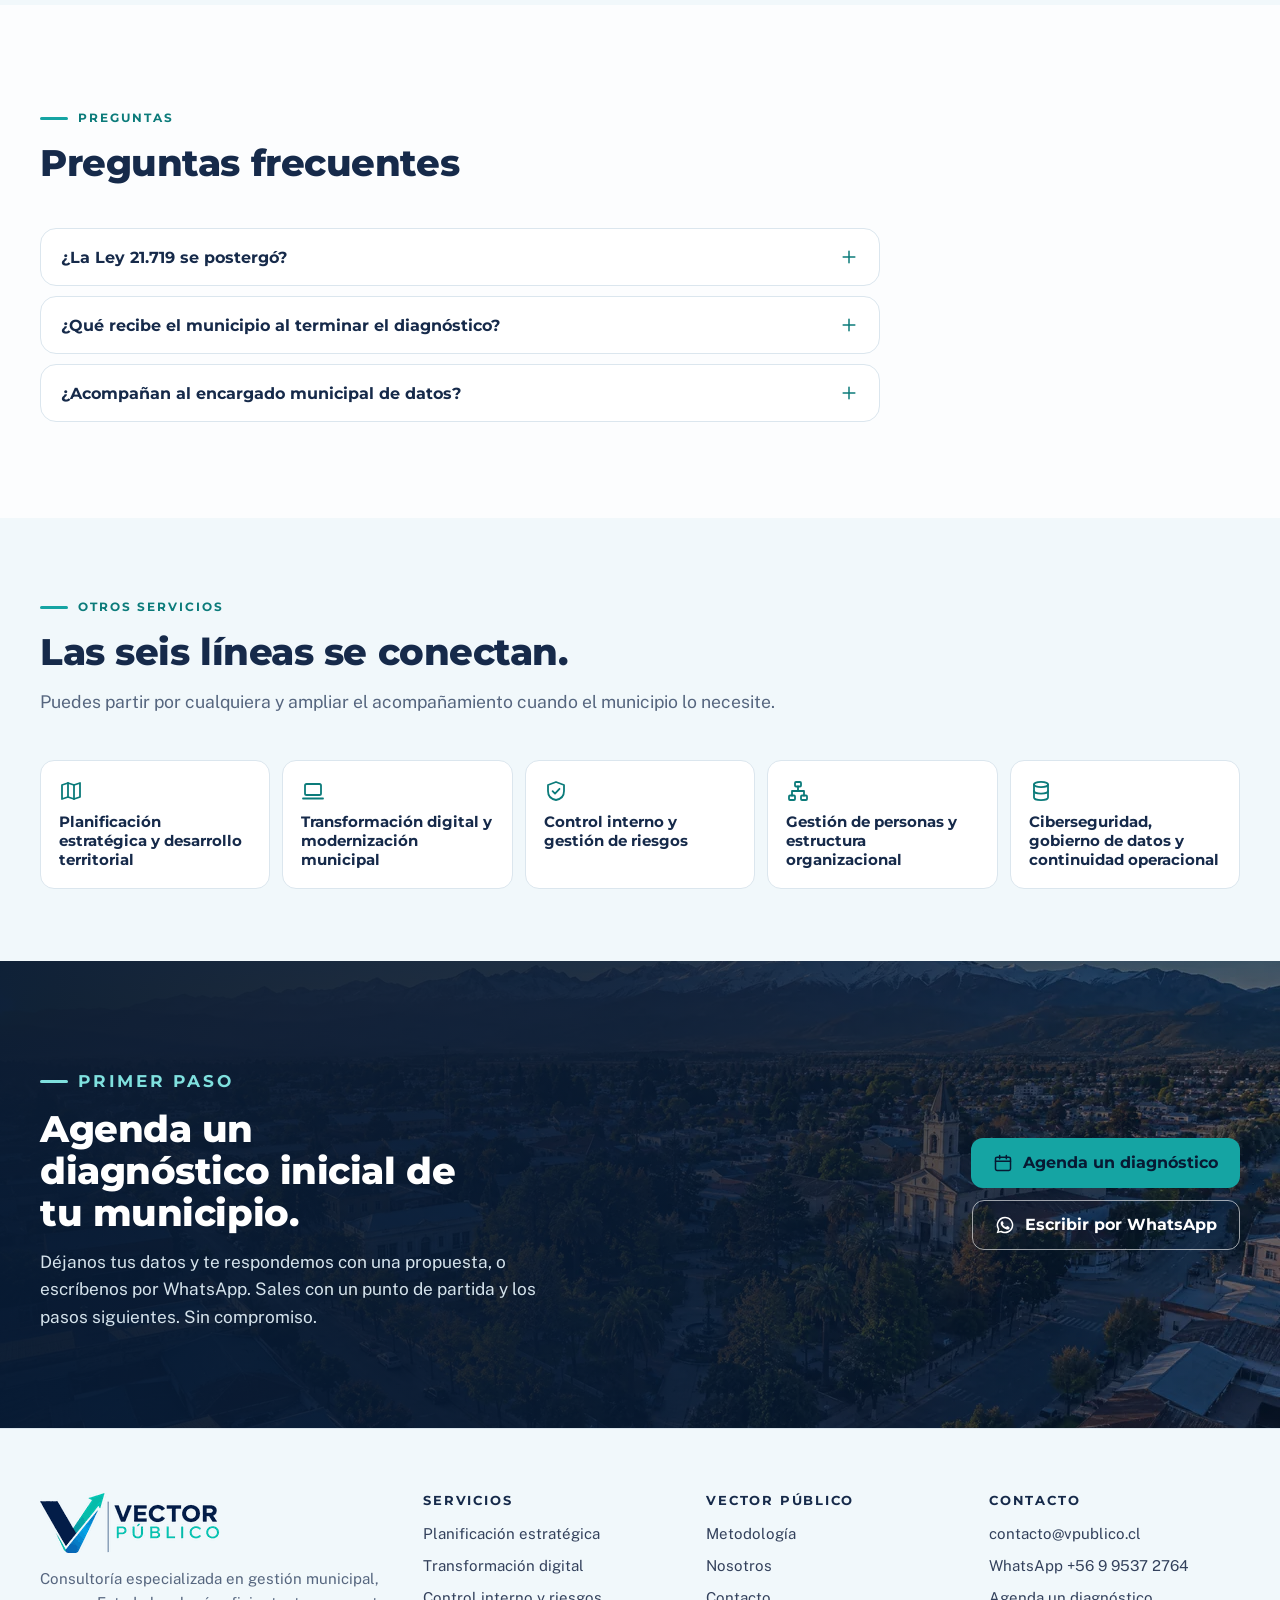
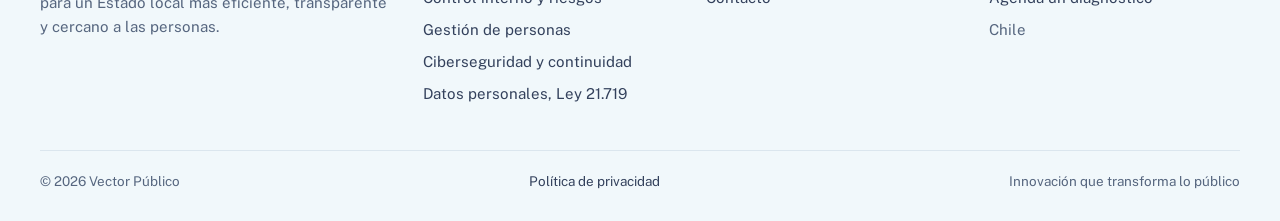
<file: servicios/proteccion-de-datos.html>
<!doctype html>
<html lang="es-CL">
<head>
<meta charset="utf-8">
<meta name="viewport" content="width=device-width, initial-scale=1">
<title>Ley 21.719 para municipalidades: protección de datos personales · Vector Público</title>
<meta name="description" content="Programa de cumplimiento de la Ley 21.719 para municipios: diagnóstico GAP, inventario de datos personales, matriz de riesgos, políticas, derechos de titulares y capacitación.">
<meta name="theme-color" content="#0a1f3d">
<link rel="canonical" href="https://www.vpublico.cl/servicios/proteccion-de-datos.html">
<meta property="og:type" content="website">
<meta property="og:locale" content="es_CL">
<meta property="og:site_name" content="Vector Público">
<meta property="og:title" content="Ley 21.719 para municipalidades: protección de datos personales · Vector Público">
<meta property="og:description" content="Programa de cumplimiento de la Ley 21.719 para municipios: diagnóstico GAP, inventario de datos personales, matriz de riesgos, políticas, derechos de titulares y capacitación.">
<meta property="og:url" content="https://www.vpublico.cl/servicios/proteccion-de-datos.html">
<meta property="og:image" content="https://www.vpublico.cl/assets/img/og-1200.jpg">
<link rel="icon" type="image/png" sizes="64x64" href="../assets/favicon-64.png">
<link rel="apple-touch-icon" href="../assets/apple-touch-icon.png">
<link rel="preload" href="../assets/fonts/montserrat-latin.woff2" as="font" type="font/woff2" crossorigin>
<link rel="preload" href="../assets/fonts/publicsans-latin.woff2" as="font" type="font/woff2" crossorigin>
<link rel="stylesheet" href="../assets/site.css">
<script>document.documentElement.classList.add('js');setTimeout(function(){if(!window.VP_READY)document.documentElement.classList.remove('js')},3000)</script>
</head>
<body>
<a class="skip" href="#contenido">Saltar al contenido</a>
<svg width="0" height="0" style="position:absolute" aria-hidden="true" focusable="false"><symbol id="i-columns" viewBox="0 0 24 24"><path d="M3 9.5L12 4l9 5.5"/><path d="M4 21h16M5 18h14"/><path d="M6.5 10.5V18M10.5 10.5V18M13.5 10.5V18M17.5 10.5V18"/></symbol><symbol id="i-gear" viewBox="0 0 24 24"><circle cx="12" cy="12" r="3.2"/><path d="M12 2.8v2.4M12 18.8v2.4M2.8 12h2.4M18.8 12h2.4M5.5 5.5l1.7 1.7M16.8 16.8l1.7 1.7M5.5 18.5l1.7-1.7M16.8 7.2l1.7-1.7"/><circle cx="12" cy="12" r="6.6"/></symbol><symbol id="i-shield" viewBox="0 0 24 24"><path d="M12 3l8 3v6c0 5-3.5 8.2-8 9-4.5-.8-8-4-8-9V6l8-3z"/><path d="M8.6 12.2l2.4 2.4 4.5-4.8"/></symbol><symbol id="i-laptop" viewBox="0 0 24 24"><rect x="4" y="5" width="16" height="11" rx="1.6"/><path d="M2 19.5h20"/></symbol><symbol id="i-doccheck" viewBox="0 0 24 24"><path d="M14 3H7a2 2 0 0 0-2 2v14a2 2 0 0 0 2 2h10a2 2 0 0 0 2-2V8z"/><path d="M14 3v5h5"/><path d="M9 14.5l2 2 4-4"/></symbol><symbol id="i-doc" viewBox="0 0 24 24"><path d="M14 3H7a2 2 0 0 0-2 2v14a2 2 0 0 0 2 2h10a2 2 0 0 0 2-2V8z"/><path d="M14 3v5h5M9 13h6M9 17h6"/></symbol><symbol id="i-doclock" viewBox="0 0 24 24"><path d="M13 21H7a2 2 0 0 1-2-2V5a2 2 0 0 1 2-2h7l5 5v3"/><path d="M14 3v5h5"/><rect x="14" y="15" width="7" height="6" rx="1"/><path d="M15.8 15v-1.6a1.7 1.7 0 0 1 3.4 0V15"/></symbol><symbol id="i-map" viewBox="0 0 24 24"><path d="M9 4L3 6v14l6-2 6 2 6-2V4l-6 2-6-2z"/><path d="M9 4v14M15 6v14"/></symbol><symbol id="i-org" viewBox="0 0 24 24"><rect x="9" y="3" width="6" height="4.5" rx="1"/><rect x="3" y="16.5" width="6" height="4.5" rx="1"/><rect x="15" y="16.5" width="6" height="4.5" rx="1"/><path d="M12 7.5v4.5M6 16.5V12h12v4.5"/></symbol><symbol id="i-database" viewBox="0 0 24 24"><ellipse cx="12" cy="5.5" rx="7" ry="2.6"/><path d="M5 5.5v13c0 1.4 3.1 2.6 7 2.6s7-1.2 7-2.6v-13"/><path d="M5 12c0 1.4 3.1 2.6 7 2.6s7-1.2 7-2.6"/></symbol><symbol id="i-people" viewBox="0 0 24 24"><circle cx="9" cy="8" r="3"/><path d="M3.5 20c0-3.2 2.5-5.6 5.5-5.6s5.5 2.4 5.5 5.6"/><circle cx="17" cy="9" r="2.4"/><path d="M15.8 14.2c2.6.2 4.7 2.3 4.7 5.3"/></symbol><symbol id="i-user" viewBox="0 0 24 24"><circle cx="12" cy="8" r="4"/><path d="M4.5 21c0-4.2 3.4-7.5 7.5-7.5s7.5 3.3 7.5 7.5"/></symbol><symbol id="i-target" viewBox="0 0 24 24"><circle cx="12" cy="12" r="8.5"/><circle cx="12" cy="12" r="4.6"/><circle cx="12" cy="12" r="1.2"/></symbol><symbol id="i-chart" viewBox="0 0 24 24"><path d="M4 20V11M10 20v-6M16 20V8M3 20.5h18"/></symbol><symbol id="i-chartup" viewBox="0 0 24 24"><path d="M4 20V13M9.5 20v-5M15 20v-8M3 20.5h18"/><path d="M4 9l5-3.5 4 2.5 7-4.5"/><path d="M16.5 3.5H20V7"/></symbol><symbol id="i-check" viewBox="0 0 24 24"><path d="M5 12.5l4.5 4.5L19 7.5"/></symbol><symbol id="i-arrow" viewBox="0 0 24 24"><path d="M5 12h14M13 6l6 6-6 6"/></symbol><symbol id="i-chevron" viewBox="0 0 24 24"><path d="M6 9l6 6 6-6"/></symbol><symbol id="i-plus" viewBox="0 0 24 24"><path d="M12 5v14M5 12h14"/></symbol><symbol id="i-clock" viewBox="0 0 24 24"><circle cx="12" cy="12" r="9"/><path d="M12 7v5l3 2"/></symbol><symbol id="i-calendar" viewBox="0 0 24 24"><rect x="3" y="5" width="18" height="16" rx="2"/><path d="M3 10h18M8 3v4M16 3v4"/></symbol><symbol id="i-bulb" viewBox="0 0 24 24"><path d="M9 18h6M10 21h4"/><path d="M12 3a6 6 0 0 0-3.6 10.8c.7.5 1.1 1.3 1.1 2.1V17h5v-1.1c0-.8.4-1.6 1.1-2.1A6 6 0 0 0 12 3z"/></symbol><symbol id="i-search" viewBox="0 0 24 24"><circle cx="11" cy="11" r="6.5"/><path d="M16 16l5 5"/></symbol><symbol id="i-alert" viewBox="0 0 24 24"><path d="M12 3.5l9.5 16.5h-19z"/><path d="M12 10v4.5M12 17.4v.1"/></symbol><symbol id="i-folder" viewBox="0 0 24 24"><path d="M3 7a2 2 0 0 1 2-2h4l2 2h8a2 2 0 0 1 2 2v8a2 2 0 0 1-2 2H5a2 2 0 0 1-2-2z"/></symbol><symbol id="i-network" viewBox="0 0 24 24"><circle cx="12" cy="5" r="2.5"/><circle cx="5" cy="18.5" r="2.5"/><circle cx="19" cy="18.5" r="2.5"/><path d="M12 7.5v4M12 11.5L6.6 16.6M12 11.5l5.4 5.1"/></symbol><symbol id="i-route" viewBox="0 0 24 24"><circle cx="6" cy="19" r="2"/><circle cx="18" cy="5" r="2"/><path d="M8 19h6.5a3.5 3.5 0 0 0 0-7h-5a3.5 3.5 0 0 1 0-7H16"/></symbol><symbol id="i-refresh" viewBox="0 0 24 24"><path d="M20 11a8 8 0 0 0-14.3-4.9L4 8"/><path d="M4 4v4h4"/><path d="M4 13a8 8 0 0 0 14.3 4.9L20 16"/><path d="M20 20v-4h-4"/></symbol><symbol id="i-leaf" viewBox="0 0 24 24"><path d="M5 19c0-8 5.5-13.5 15-14-.4 9.6-6 15-14 15"/><path d="M5 19c3.5-3.8 6.5-6.4 10-8.4"/></symbol><symbol id="i-coins" viewBox="0 0 24 24"><ellipse cx="9" cy="7" rx="5.5" ry="2.5"/><path d="M3.5 7v4c0 1.4 2.5 2.5 5.5 2.5s5.5-1.1 5.5-2.5V7"/><path d="M9.5 16.3c.9 1.3 3.2 2.2 5.5 2.2 3 0 5.5-1.1 5.5-2.5v-4c0-1.2-1.6-2.2-4-2.5"/></symbol><symbol id="i-chat" viewBox="0 0 24 24"><path d="M4 5h16v11H9.5L5 20v-4H4z"/></symbol><symbol id="i-cap" viewBox="0 0 24 24"><path d="M2 9.5L12 5l10 4.5L12 14z"/><path d="M6 11.5V16c0 1.2 2.7 3 6 3s6-1.8 6-3v-4.5"/></symbol><symbol id="i-menu" viewBox="0 0 24 24"><path d="M4 7h16M4 12h16M4 17h16"/></symbol><symbol id="i-close" viewBox="0 0 24 24"><path d="M6 6l12 12M18 6L6 18"/></symbol><symbol id="i-pin" viewBox="0 0 24 24"><path d="M12 21s-6.5-6-6.5-11a6.5 6.5 0 0 1 13 0c0 5-6.5 11-6.5 11z"/><circle cx="12" cy="10" r="2.4"/></symbol><symbol id="i-layers" viewBox="0 0 24 24"><path d="M12 3l9 5-9 5-9-5 9-5z"/><path d="M3 13l9 5 9-5"/></symbol><symbol id="i-globe" viewBox="0 0 24 24"><circle cx="12" cy="12" r="9"/><path d="M3 12h18M12 3c2.5 2.5 3.8 5.5 3.8 9s-1.3 6.5-3.8 9c-2.5-2.5-3.8-5.5-3.8-9S9.5 5.5 12 3z"/></symbol><symbol id="i-pause" viewBox="0 0 24 24"><path d="M9 6v12M15 6v12"/></symbol><symbol id="i-play" viewBox="0 0 24 24"><path d="M8 5.5v13l10.5-6.5z"/></symbol><symbol id="i-whatsapp" viewBox="0 0 24 24"><path d="M12 2a10 10 0 0 0-8.6 15.1L2 22l5-1.3A10 10 0 1 0 12 2zm0 18.2a8.2 8.2 0 0 1-4.2-1.2l-.3-.2-3 .8.8-2.9-.2-.3A8.2 8.2 0 1 1 12 20.2zm4.5-6.1c-.2-.1-1.5-.7-1.7-.8-.2-.1-.4-.1-.6.1l-.8 1c-.1.2-.3.2-.5.1a6.7 6.7 0 0 1-3.3-2.9c-.3-.4.2-.4.7-1.3.1-.2 0-.3 0-.5l-.8-1.8c-.2-.5-.4-.4-.6-.4h-.5a1 1 0 0 0-.7.3 3 3 0 0 0-.9 2.2c0 1.3.9 2.5 1.1 2.7.1.2 1.9 2.9 4.6 4 1.7.7 2.3.8 3.2.7.5-.1 1.5-.6 1.7-1.2.2-.6.2-1.1.2-1.2-.1-.1-.3-.2-.6-.3z"/></symbol></svg>
<div class="topbar"><div class="wrap"><a href="https://wa.me/56995372764?text=Hola%2C%20quiero%20agendar%20un%20diagn%C3%B3stico%20inicial%20para%20mi%20municipio." target="_blank" rel="noopener"><svg class="ic fill" aria-hidden="true" focusable="false"><use href="#i-whatsapp"/></svg>WhatsApp +56 9 9537 2764</a><p class="claims"><span>Municipios más eficientes</span><span>Territorios más fuertes</span><span>Personas con mejores servicios</span></p></div></div>
<header class="site-header">
<div class="wrap">
<a class="brand" href="../index.html" aria-label="Vector Público, ir al inicio"><img src="../assets/logo-marca-156.png" srcset="../assets/logo-marca-156.png 1x, ../assets/logo-marca-195.png 1.25x, ../assets/logo-marca-234.png 1.5x, ../assets/logo-marca-312.png 2x, ../assets/logo-marca-468.png 3x" alt="Vector Público" width="156" height="52"><span class="brand-tag">Innovación<br>que transforma<br>lo público</span></a>
<nav class="nav" id="menu" aria-label="Principal">
<ul>
<li><a class="navlink" href="../index.html">Inicio</a></li>
<li class="dd"><button class="dd-btn is-active" type="button" aria-expanded="false" aria-controls="dd-servicios">Servicios<svg class="ic chev" aria-hidden="true" focusable="false"><use href="#i-chevron"/></svg></button>
<div class="dd-menu" id="dd-servicios"><a href="../servicios/planificacion-estrategica.html"><svg class="ic" aria-hidden="true" focusable="false"><use href="#i-map"/></svg><span><b>Planificación estratégica y desarrollo territorial</b><small>PLADECO, PLADETUR, participación e indicadores</small></span></a><a href="../servicios/transformacion-digital.html"><svg class="ic" aria-hidden="true" focusable="false"><use href="#i-laptop"/></svg><span><b>Transformación digital y modernización municipal</b><small>Madurez digital, procesos, trámites e interoperabilidad</small></span></a><a href="../servicios/control-interno.html"><svg class="ic" aria-hidden="true" focusable="false"><use href="#i-shield"/></svg><span><b>Control interno y gestión de riesgos</b><small>COSO III, mapa de riesgos, controles y seguimiento</small></span></a><a href="../servicios/gestion-de-personas.html"><svg class="ic" aria-hidden="true" focusable="false"><use href="#i-org"/></svg><span><b>Gestión de personas y estructura organizacional</b><small>Plantas, dotación, cargas de trabajo y RR.HH.</small></span></a><a href="../servicios/ciberseguridad.html"><svg class="ic" aria-hidden="true" focusable="false"><use href="#i-database"/></svg><span><b>Ciberseguridad, gobierno de datos y continuidad operacional</b><small>Activos críticos, accesos, respaldos y continuidad</small></span></a><a href="../servicios/proteccion-de-datos.html" aria-current="page"><svg class="ic" aria-hidden="true" focusable="false"><use href="#i-doclock"/></svg><span><b>Protección de datos personales, Ley 21.719</b><small>Diagnóstico de cumplimiento, inventario y políticas</small></span></a></div></li>
<li><a class="navlink" href="../metodologia.html">Metodología</a></li>
<li><a class="navlink" href="../nosotros.html">Nosotros</a></li>
<li><a class="navlink" href="../contacto.html">Contacto</a></li>
</ul>
<a class="btn header-cta" href="../contacto.html?tema=proteccion-de-datos#formulario"><svg class="ic" aria-hidden="true" focusable="false"><use href="#i-calendar"/></svg>Agenda un diagnóstico</a>
</nav>
<button class="menu-btn" type="button" aria-expanded="false" aria-controls="menu" aria-label="Abrir menú"><svg class="ic i-open" aria-hidden="true" focusable="false"><use href="#i-menu"/></svg><svg class="ic i-close" aria-hidden="true" focusable="false"><use href="#i-close"/></svg></button>
</div>
</header>
<main id="contenido" tabindex="-1">
<section class="page-hero">
<div class="hero-grid">
<div class="hero-copy">
<nav class="crumbs" aria-label="Ruta"><a href="../index.html">Inicio</a><span aria-hidden="true">/</span><a href="../index.html#servicios">Servicios</a><span aria-hidden="true">/</span><span aria-current="page">Datos personales, Ley 21.719</span></nav>
<p class="kicker">Línea 06</p>
<h1>Protección de datos personales, Ley 21.719</h1>
<p class="lead">Una solución integrada de cumplimiento, auditoría, procesos, riesgos, control interno, tecnología y ciberseguridad.</p>
<div class="actions"><a class="btn" href="../contacto.html?tema=proteccion-de-datos#formulario"><svg class="ic" aria-hidden="true" focusable="false"><use href="#i-calendar"/></svg>Agenda un diagnóstico</a><a class="btn btn-ghost" href="#incluye">Qué incluye</a></div>
</div>
<figure class="hero-media hero-news" data-hero-news aria-roledescription="carrusel" aria-label="Actualidad normativa: protección de datos personales"><ul class="hn-track"><li class="hn-slide" role="group" aria-roledescription="noticia" aria-label="1 de 6"><picture><source type="image/webp" srcset="../assets/img/noticias/pd-vigencia-1dic2026-640.webp 640w, ../assets/img/noticias/pd-vigencia-1dic2026-960.webp 960w, ../assets/img/noticias/pd-vigencia-1dic2026-1344.webp 1344w" sizes="(max-width: 900px) 100vw, (min-width: 1877px) 55vw, 1032px"><img src="../assets/img/noticias/pd-vigencia-1dic2026-640.jpg" width="1344" height="756" alt="" loading="eager" fetchpriority="high" decoding="async"></picture><a class="hn-cap" href="https://www.diariooficial.interior.gob.cl/publicaciones/2024/12/13/44023/01/2583630.pdf" target="_blank" rel="noopener"><span class="hn-meta"><span class="tag">Plazo</span><time datetime="2026-12-01">Rige desde el 1 dic 2026</time></span><span class="hn-title">Ley 21.719 rige desde el 1 de diciembre de 2026 mientras no se publique otra fecha</span><span class="hn-src">Fuente: Diario Oficial<svg class="ic" aria-hidden="true" focusable="false"><use href="#i-arrow"/></svg><span class="sr-only">, se abre en otra pestaña</span></span></a></li><li class="hn-slide" role="group" aria-roledescription="noticia" aria-label="2 de 6" aria-hidden="true"><picture><source type="image/webp" srcset="../assets/img/noticias/pd-postergacion-camara-640.webp 640w, ../assets/img/noticias/pd-postergacion-camara-960.webp 960w, ../assets/img/noticias/pd-postergacion-camara-1344.webp 1344w" sizes="(max-width: 900px) 100vw, (min-width: 1877px) 55vw, 1032px"><img src="../assets/img/noticias/pd-postergacion-camara-640.jpg" width="1344" height="756" alt="" loading="lazy" decoding="async"></picture><a class="hn-cap" href="https://tramitacion.senado.cl/wspublico/tramitacion.php?boletin=18623" target="_blank" rel="noopener" tabindex="-1"><span class="hn-meta"><span class="tag">Noticia</span><time datetime="2026-11-10">Trámite al 10 nov 2026</time></span><span class="hn-title">Postergación aún no es ley: el proyecto sigue en la Cámara con discusión inmediata</span><span class="hn-src">Fuente: Senado<svg class="ic" aria-hidden="true" focusable="false"><use href="#i-arrow"/></svg><span class="sr-only">, se abre en otra pestaña</span></span></a></li><li class="hn-slide" role="group" aria-roledescription="noticia" aria-label="3 de 6" aria-hidden="true"><picture><source type="image/webp" srcset="../assets/img/noticias/pd-senado-15oct2027-640.webp 640w, ../assets/img/noticias/pd-senado-15oct2027-960.webp 960w, ../assets/img/noticias/pd-senado-15oct2027-1344.webp 1344w" sizes="(max-width: 900px) 100vw, (min-width: 1877px) 55vw, 1032px"><img src="../assets/img/noticias/pd-senado-15oct2027-640.jpg" width="1344" height="756" alt="" loading="lazy" decoding="async"></picture><a class="hn-cap" href="https://tramitacion.senado.cl/appsenado/index.php?mo=tramitacion&amp;ac=getDocto&amp;iddocto=37381&amp;tipodoc=ofic" target="_blank" rel="noopener" tabindex="-1"><span class="hn-meta"><span class="tag">Noticia</span><time datetime="2026-10-28">Aprobado por el Senado el 28 oct 2026</time></span><span class="hn-title">Senado aprobó fijar el 15 oct 2027 como nueva fecha de la ley de datos; falta la Cámara</span><span class="hn-src">Fuente: Senado<svg class="ic" aria-hidden="true" focusable="false"><use href="#i-arrow"/></svg><span class="sr-only">, se abre en otra pestaña</span></span></a></li><li class="hn-slide" role="group" aria-roledescription="noticia" aria-label="4 de 6" aria-hidden="true"><picture><source type="image/webp" srcset="../assets/img/noticias/pd-reglamento-modelos-prevencion-640.webp 640w, ../assets/img/noticias/pd-reglamento-modelos-prevencion-960.webp 960w, ../assets/img/noticias/pd-reglamento-modelos-prevencion-1344.webp 1344w" sizes="(max-width: 900px) 100vw, (min-width: 1877px) 55vw, 1032px"><img src="../assets/img/noticias/pd-reglamento-modelos-prevencion-640.jpg" width="1344" height="756" alt="" loading="lazy" decoding="async"></picture><a class="hn-cap" href="https://www.diariooficial.interior.gob.cl/publicaciones/2026/09/09/44546/01/2865940.pdf" target="_blank" rel="noopener" tabindex="-1"><span class="hn-meta"><span class="tag">Reglamento</span><time datetime="2026-09-09">Publicado el 9 sep 2026</time></span><span class="hn-title">Publican reglamento sobre modelos de prevención de infracciones en datos personales</span><span class="hn-src">Fuente: Diario Oficial<svg class="ic" aria-hidden="true" focusable="false"><use href="#i-arrow"/></svg><span class="sr-only">, se abre en otra pestaña</span></span></a></li><li class="hn-slide" role="group" aria-roledescription="noticia" aria-label="5 de 6" aria-hidden="true"><picture><source type="image/webp" srcset="../assets/img/noticias/pd-dictamen-vitacura-640.webp 640w, ../assets/img/noticias/pd-dictamen-vitacura-960.webp 960w, ../assets/img/noticias/pd-dictamen-vitacura-1344.webp 1344w" sizes="(max-width: 900px) 100vw, (min-width: 1877px) 55vw, 1032px"><img src="../assets/img/noticias/pd-dictamen-vitacura-640.jpg" width="1344" height="756" alt="" loading="lazy" decoding="async"></picture><a class="hn-cap" href="https://www.contraloria.cl/buscadorpdf/dictamenes/D352N26/html" target="_blank" rel="noopener" tabindex="-1"><span class="hn-meta"><span class="tag">Dictamen</span><time datetime="2026-07-22">Dictamen del 22 jul 2026</time></span><span class="hn-title">Contraloría avala cruce de datos municipal contra conflictos de interés, con resguardos</span><span class="hn-src">Fuente: Contraloría<svg class="ic" aria-hidden="true" focusable="false"><use href="#i-arrow"/></svg><span class="sr-only">, se abre en otra pestaña</span></span></a></li><li class="hn-slide" role="group" aria-roledescription="noticia" aria-label="6 de 6" aria-hidden="true"><picture><source type="image/webp" srcset="../assets/img/noticias/pd-consejo-agencia-rechazo-640.webp 640w, ../assets/img/noticias/pd-consejo-agencia-rechazo-960.webp 960w, ../assets/img/noticias/pd-consejo-agencia-rechazo-1344.webp 1344w" sizes="(max-width: 900px) 100vw, (min-width: 1877px) 55vw, 1032px"><img src="../assets/img/noticias/pd-consejo-agencia-rechazo-640.jpg" width="1344" height="756" alt="" loading="lazy" decoding="async"></picture><a class="hn-cap" href="https://www.senado.cl/comunicaciones/noticias/desestiman-propuesta-de-consejeros-para-la-agencia-de-proteccion-de-datos" target="_blank" rel="noopener" tabindex="-1"><span class="hn-meta"><span class="tag">Noticia</span><time datetime="2026-05-20">Publicado el 20 may 2026</time></span><span class="hn-title">Senado rechazó la primera propuesta de consejeros para la Agencia de Protección de Datos</span><span class="hn-src">Fuente: Senado<svg class="ic" aria-hidden="true" focusable="false"><use href="#i-arrow"/></svg><span class="sr-only">, se abre en otra pestaña</span></span></a></li></ul><div class="hn-ctrl" hidden><button class="hn-nav" type="button" data-dir="-1" aria-label="Noticia anterior"><svg class="ic" aria-hidden="true" focusable="false"><use href="#i-arrow"/></svg></button><button class="hn-pause" type="button" aria-pressed="false" aria-label="Pausar el avance automático"><svg class="ic ic-pause" aria-hidden="true" focusable="false"><use href="#i-pause"/></svg><svg class="ic ic-play" aria-hidden="true" focusable="false"><use href="#i-play"/></svg></button><button class="hn-nav" type="button" data-dir="1" aria-label="Noticia siguiente"><svg class="ic" aria-hidden="true" focusable="false"><use href="#i-arrow"/></svg></button><ol class="hn-dots" aria-label="Noticias"></ol></div><span class="hn-kicker" aria-hidden="true">Actualidad normativa</span></figure>
</div>
</section><section class="problem" aria-label="El problema">
<div class="wrap reveal">
<div class="icon-badge" aria-hidden="true"><svg class="ic" aria-hidden="true" focusable="false"><use href="#i-alert"/></svg></div>
<div><p class="kicker">El problema</p><h2>La sanción recae en el jefe superior del órgano.</h2><p class="text">Las infracciones de los órganos públicos se sancionan con multas de 20% a 50% de la remuneración mensual del jefe superior, y la sanción se publica en el sitio web de la Agencia y del propio órgano.</p><p class="source">Fuente: Ley 19.628, artículo 44, en el texto fijado por la Ley 21.719.</p></div>
</div>
</section><section class="section" id="incluye">
<div class="wrap">
<div class="split">
<div class="reveal"><p class="kicker">Qué incluye</p><h2>Programa integral de cumplimiento y protección de datos personales</h2><p class="lede">Apoyamos a las municipalidades en la implementación de la Ley 21.719, integrando personas, procesos, tecnología y control para una gestión responsable y segura de los datos personales.</p><div class="facts" style="margin-top:22px">
<div class="card" style="display:flex;gap:12px;align-items:flex-start;padding:16px 18px"><svg class="ic" aria-hidden="true" focusable="false"><use href="#i-calendar"/></svg><p>Publicada el 13 de diciembre de 2024. Vigencia: 1 de diciembre de 2026.</p></div>
<div class="card" style="display:flex;gap:12px;align-items:flex-start;padding:16px 18px"><svg class="ic" aria-hidden="true" focusable="false"><use href="#i-clock"/></svg><p>El Boletín 18.623-07, aprobado por el Senado el 28 de octubre de 2026, la posterga al 15 de octubre de 2027 y sigue en trámite en la Cámara. Mientras no se publique, rige la fecha original.</p></div>
</div></div>
<div class="flow reveal" data-flow>
<p class="flow-hint"><span class="h-fine">Pasa el cursor por cada etapa para ver qué incluye.</span><span class="h-touch">Toca una etapa para ver qué incluye.</span></p>
<div class="flow-steps" style="--n:3"><div class="flow-step is-open" style="--c:#12305a;--i:1"><button class="flow-chev" type="button" id="etapa-datos-1-btn" aria-controls="etapa-datos-1"><span class="flow-n">01</span><svg class="ic" aria-hidden="true" focusable="false"><use href="#i-search"/></svg><span class="flow-t">Diagnóstico y conocimiento</span><svg class="ic flow-i" aria-hidden="true" focusable="false"><use href="#i-chevron"/></svg></button><div class="flow-panel" id="etapa-datos-1" role="region" aria-labelledby="etapa-datos-1-btn"><h3><span>01</span>Diagnóstico y conocimiento</h3><p class="flow-sub">Entender la situación actual y los riesgos.</p><ul class="flow-num"><li><span class="flow-k">1</span>Diagnóstico GAP</li><li><span class="flow-k">2</span>Inventario de datos personales</li><li><span class="flow-k">3</span>Mapa de flujo de datos</li><li><span class="flow-k">4</span>Matriz de riesgos</li></ul></div></div><div class="flow-step" style="--c:#0b63a8;--i:2"><button class="flow-chev" type="button" id="etapa-datos-2-btn" aria-controls="etapa-datos-2"><span class="flow-n">02</span><svg class="ic" aria-hidden="true" focusable="false"><use href="#i-doclock"/></svg><span class="flow-t">Gobierno y cumplimiento</span><svg class="ic flow-i" aria-hidden="true" focusable="false"><use href="#i-chevron"/></svg></button><div class="flow-panel" id="etapa-datos-2" role="region" aria-labelledby="etapa-datos-2-btn"><h3><span>02</span>Gobierno y cumplimiento</h3><p class="flow-sub">Establecer un marco de gestión sólido.</p><ul class="flow-num"><li><span class="flow-k">5</span>Datos sensibles</li><li><span class="flow-k">6</span>Políticas y procedimientos</li><li><span class="flow-k">7</span>Derechos de los ciudadanos</li><li><span class="flow-k">8</span>Proveedores y terceros</li></ul></div></div><div class="flow-step" style="--c:#0b6e6e;--i:3"><button class="flow-chev" type="button" id="etapa-datos-3-btn" aria-controls="etapa-datos-3"><span class="flow-n">03</span><svg class="ic" aria-hidden="true" focusable="false"><use href="#i-chartup"/></svg><span class="flow-t">Sostenibilidad del cumplimiento</span><svg class="ic flow-i" aria-hidden="true" focusable="false"><use href="#i-chevron"/></svg></button><div class="flow-panel" id="etapa-datos-3" role="region" aria-labelledby="etapa-datos-3-btn"><h3><span>03</span>Sostenibilidad del cumplimiento</h3><p class="flow-sub">Medición, mejora continua y transparencia.</p><ul class="flow-num"><li><span class="flow-k">9</span>Transparencia y protección de datos</li><li><span class="flow-k">10</span>Acompañamiento al encargado municipal</li><li><span class="flow-k">11</span>Capacitación</li></ul></div></div></div>
</div>
</div>
</div>
</section>

<section class="feature" aria-labelledby="diag-t">
<div class="wrap">
<div class="reveal">
<p class="kicker">Producto 2026 a 2027</p>
<h2 id="diag-t">Diagnóstico integral de cumplimiento y madurez</h2>
<p class="lede">Una visión completa del nivel de preparación municipal y una hoja de ruta priorizada para la implementación posterior.</p>
<div class="facts"><div class="fact"><svg class="ic" aria-hidden="true" focusable="false"><use href="#i-layers"/></svg><p>Cumplimiento normativo, procesos, datos, sistemas, personas, proveedores, riesgos, controles y ciberseguridad, en un solo diagnóstico.</p></div></div>
</div>
<div class="reveal" style="background:#fff;border-radius:22px;padding:28px">
<p class="kicker">Nueve entregables</p>
<ol class="deliverables" style="grid-template-columns:1fr"><li>Informe ejecutivo de cumplimiento</li><li>Inventario de tratamientos de datos</li><li>Mapa de flujo de información</li><li>Matriz de brechas</li><li>Matriz de riesgos</li><li>Evaluación de controles</li><li>Índice de madurez de protección de datos, de 0 a 100</li><li>Plan de acción priorizado</li><li>Hoja de ruta de implementación 2027 a 2028</li></ol>
</div>
</div>
</section><section class="section sky">
<div class="wrap">
<div class="sec-head reveal"><p class="kicker">Impacto</p><h2>Beneficios para el municipio</h2></div>
<div class="results stagger"><div class="result"><span class="ic-wrap"><svg class="ic" aria-hidden="true" focusable="false"><use href="#i-check"/></svg></span><b>Cumplimiento normativo</b><span>efectivo y demostrable.</span></div><div class="result"><span class="ic-wrap"><svg class="ic" aria-hidden="true" focusable="false"><use href="#i-people"/></svg></span><b>Mayor confianza</b><span>de los vecinos en el municipio.</span></div><div class="result"><span class="ic-wrap"><svg class="ic" aria-hidden="true" focusable="false"><use href="#i-shield"/></svg></span><b>Gestión segura</b><span>de la información.</span></div><div class="result"><span class="ic-wrap"><svg class="ic" aria-hidden="true" focusable="false"><use href="#i-alert"/></svg></span><b>Menos riesgos</b><span>legales y reputacionales.</span></div></div>
</div>
</section><section class="section">
<div class="wrap">
<div class="sec-head reveal"><p class="kicker">Preguntas</p><h2>Preguntas frecuentes</h2></div>
<div class="faq reveal"><div class="faq-item"><button class="faq-q" type="button" aria-expanded="false" aria-controls="fa0" id="fq0">¿La Ley 21.719 se postergó?<svg class="ic" aria-hidden="true" focusable="false"><use href="#i-plus"/></svg></button><div class="faq-a" id="fa0" role="region" aria-labelledby="fq0" aria-hidden="true"><div><p>Todavía no. El Senado aprobó el 28 de octubre de 2026 un proyecto que la posterga al 15 de octubre de 2027, pero aún debe aprobarlo la Cámara. Mientras no se publique, la fecha vigente es el 1 de diciembre de 2026. Las filtraciones de datos no esperan al calendario legislativo.</p></div></div></div><div class="faq-item"><button class="faq-q" type="button" aria-expanded="false" aria-controls="fa1" id="fq1">¿Qué recibe el municipio al terminar el diagnóstico?<svg class="ic" aria-hidden="true" focusable="false"><use href="#i-plus"/></svg></button><div class="faq-a" id="fa1" role="region" aria-labelledby="fq1" aria-hidden="true"><div><p>Nueve entregables, desde el inventario de tratamientos hasta la hoja de ruta 2027 a 2028, y un índice de madurez de 0 a 100 para comunicar el avance al Concejo.</p></div></div></div><div class="faq-item"><button class="faq-q" type="button" aria-expanded="false" aria-controls="fa2" id="fq2">¿Acompañan al encargado municipal de datos?<svg class="ic" aria-hidden="true" focusable="false"><use href="#i-plus"/></svg></button><div class="faq-a" id="fa2" role="region" aria-labelledby="fq2" aria-hidden="true"><div><p>Sí. El programa incluye acompañamiento al encargado municipal y capacitación a los equipos.</p></div></div></div></div>
</div>
</section><section class="section sky tight">
<div class="wrap">
<div class="sec-head reveal"><p class="kicker">Otros servicios</p><h2>Las seis líneas se conectan.</h2><p class="lede">Puedes partir por cualquiera y ampliar el acompañamiento cuando el municipio lo necesite.</p></div>
<div class="others stagger"><a class="other" href="../servicios/planificacion-estrategica.html"><svg class="ic" aria-hidden="true" focusable="false"><use href="#i-map"/></svg><span>Planificación estratégica y desarrollo territorial</span></a><a class="other" href="../servicios/transformacion-digital.html"><svg class="ic" aria-hidden="true" focusable="false"><use href="#i-laptop"/></svg><span>Transformación digital y modernización municipal</span></a><a class="other" href="../servicios/control-interno.html"><svg class="ic" aria-hidden="true" focusable="false"><use href="#i-shield"/></svg><span>Control interno y gestión de riesgos</span></a><a class="other" href="../servicios/gestion-de-personas.html"><svg class="ic" aria-hidden="true" focusable="false"><use href="#i-org"/></svg><span>Gestión de personas y estructura organizacional</span></a><a class="other" href="../servicios/ciberseguridad.html"><svg class="ic" aria-hidden="true" focusable="false"><use href="#i-database"/></svg><span>Ciberseguridad, gobierno de datos y continuidad operacional</span></a></div>
</div>
</section>
<section class="cta-band" aria-labelledby="cta-t">
<div class="bg" aria-hidden="true"><picture><source type="image/webp" srcset="../assets/img/contacto-640.webp 640w, ../assets/img/contacto-960.webp 960w, ../assets/img/contacto-1280.webp 1280w, ../assets/img/contacto-1600.webp 1600w, ../assets/img/contacto-1920.webp 1920w, ../assets/img/contacto-2400.webp 2400w" sizes="100vw"><img src="../assets/img/contacto-960.jpg" srcset="../assets/img/contacto-960.jpg 960w, ../assets/img/contacto-1600.jpg 1600w" sizes="100vw" width="1600" height="900" alt="" style="object-position:50% 60%" loading="lazy" decoding="async"></picture></div>
<div class="wrap reveal">
<div><p class="kicker">Primer paso</p><h2 id="cta-t">Agenda un diagnóstico inicial de tu municipio.</h2><p>Déjanos tus datos y te respondemos con una propuesta, o escríbenos por WhatsApp. Sales con un punto de partida y los pasos siguientes. Sin compromiso.</p></div>
<div class="actions"><a class="btn" href="../contacto.html?tema=proteccion-de-datos#formulario"><svg class="ic" aria-hidden="true" focusable="false"><use href="#i-calendar"/></svg>Agenda un diagnóstico</a><a class="btn btn-outline-light" href="https://wa.me/56995372764?text=Hola%2C%20quiero%20agendar%20un%20diagn%C3%B3stico%20inicial%20sobre%20la%20Ley%2021.719%20de%20protecci%C3%B3n%20de%20datos%20personales." target="_blank" rel="noopener"><svg class="ic fill" aria-hidden="true" focusable="false"><use href="#i-whatsapp"/></svg>Escribir por WhatsApp</a></div>
</div>
</section>
</main>
<footer class="site-footer">
<div class="wrap">
<div class="cols">
<div><img src="../assets/logo-marca-180.png" srcset="../assets/logo-marca-180.png 1x, ../assets/logo-marca-225.png 1.25x, ../assets/logo-marca-270.png 1.5x, ../assets/logo-marca-360.png 2x, ../assets/logo-marca-540.png 3x" alt="Vector Público" width="180" height="60" loading="lazy"><p>Consultoría especializada en gestión municipal, para un Estado local más eficiente, transparente y cercano a las personas.</p></div>
<div><h4>Servicios</h4><ul><li><a href="../servicios/planificacion-estrategica.html">Planificación estratégica</a></li><li><a href="../servicios/transformacion-digital.html">Transformación digital</a></li><li><a href="../servicios/control-interno.html">Control interno y riesgos</a></li><li><a href="../servicios/gestion-de-personas.html">Gestión de personas</a></li><li><a href="../servicios/ciberseguridad.html">Ciberseguridad y continuidad</a></li><li><a href="../servicios/proteccion-de-datos.html">Datos personales, Ley 21.719</a></li></ul></div>
<div><h4>Vector Público</h4><ul><li><a href="../metodologia.html">Metodología</a></li><li><a href="../nosotros.html">Nosotros</a></li><li><a href="../contacto.html">Contacto</a></li></ul></div>
<div><h4>Contacto</h4><ul><li><a href="mailto:contacto@vpublico.cl">contacto@vpublico.cl</a></li><li><a href="https://wa.me/56995372764?text=Hola%2C%20quiero%20agendar%20un%20diagn%C3%B3stico%20inicial%20para%20mi%20municipio." target="_blank" rel="noopener">WhatsApp +56 9 9537 2764</a></li><li><a href="../contacto.html#formulario">Agenda un diagnóstico</a></li><li>Chile</li></ul></div>
</div>
<div class="legal"><span>© 2026 Vector Público</span><a href="../privacidad.html">Política de privacidad</a><span>Innovación que transforma lo público</span></div>
</div>
</footer>
<a class="wa-float" href="https://wa.me/56995372764?text=Hola%2C%20quiero%20agendar%20un%20diagn%C3%B3stico%20inicial%20sobre%20la%20Ley%2021.719%20de%20protecci%C3%B3n%20de%20datos%20personales." target="_blank" rel="noopener" aria-label="Escribir por WhatsApp a Vector Público"><svg class="ic fill" aria-hidden="true" focusable="false"><use href="#i-whatsapp"/></svg></a>
<script src="../assets/site.js" defer></script>
</body>
</html>
</file>
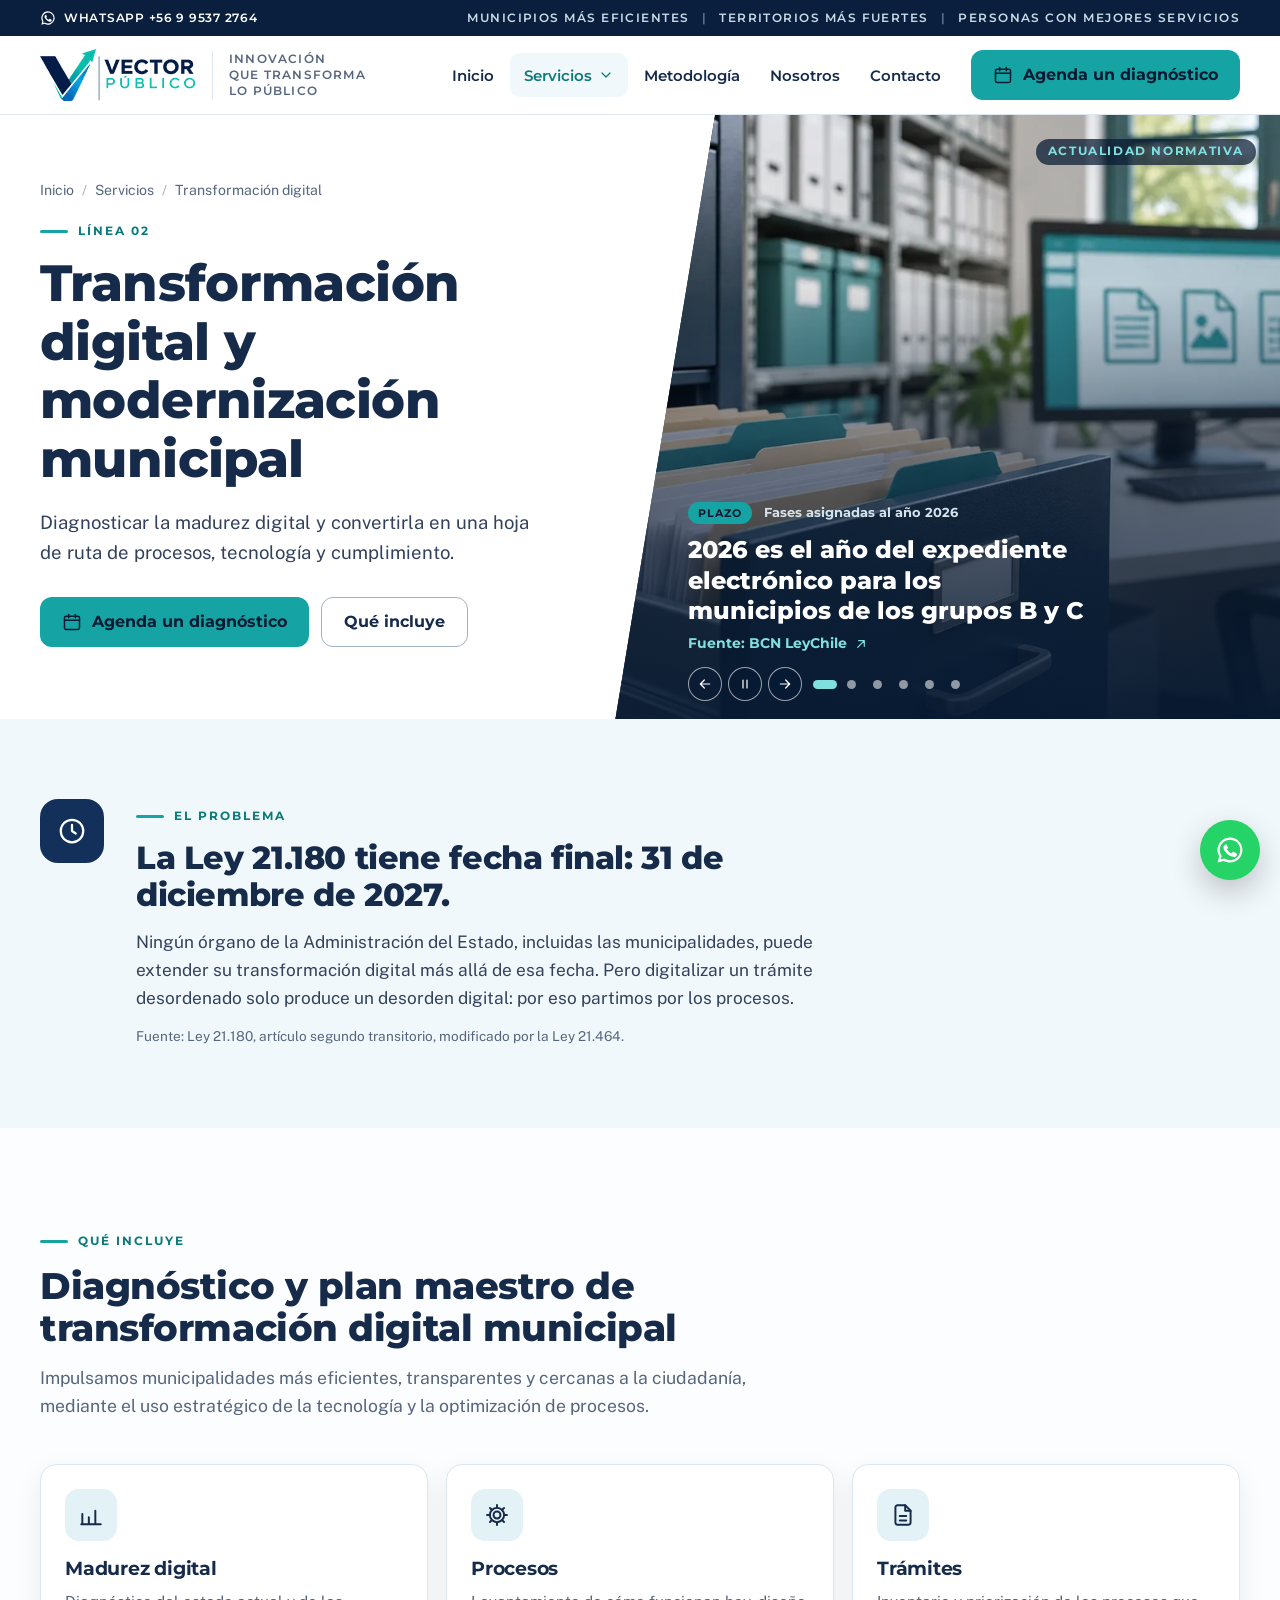
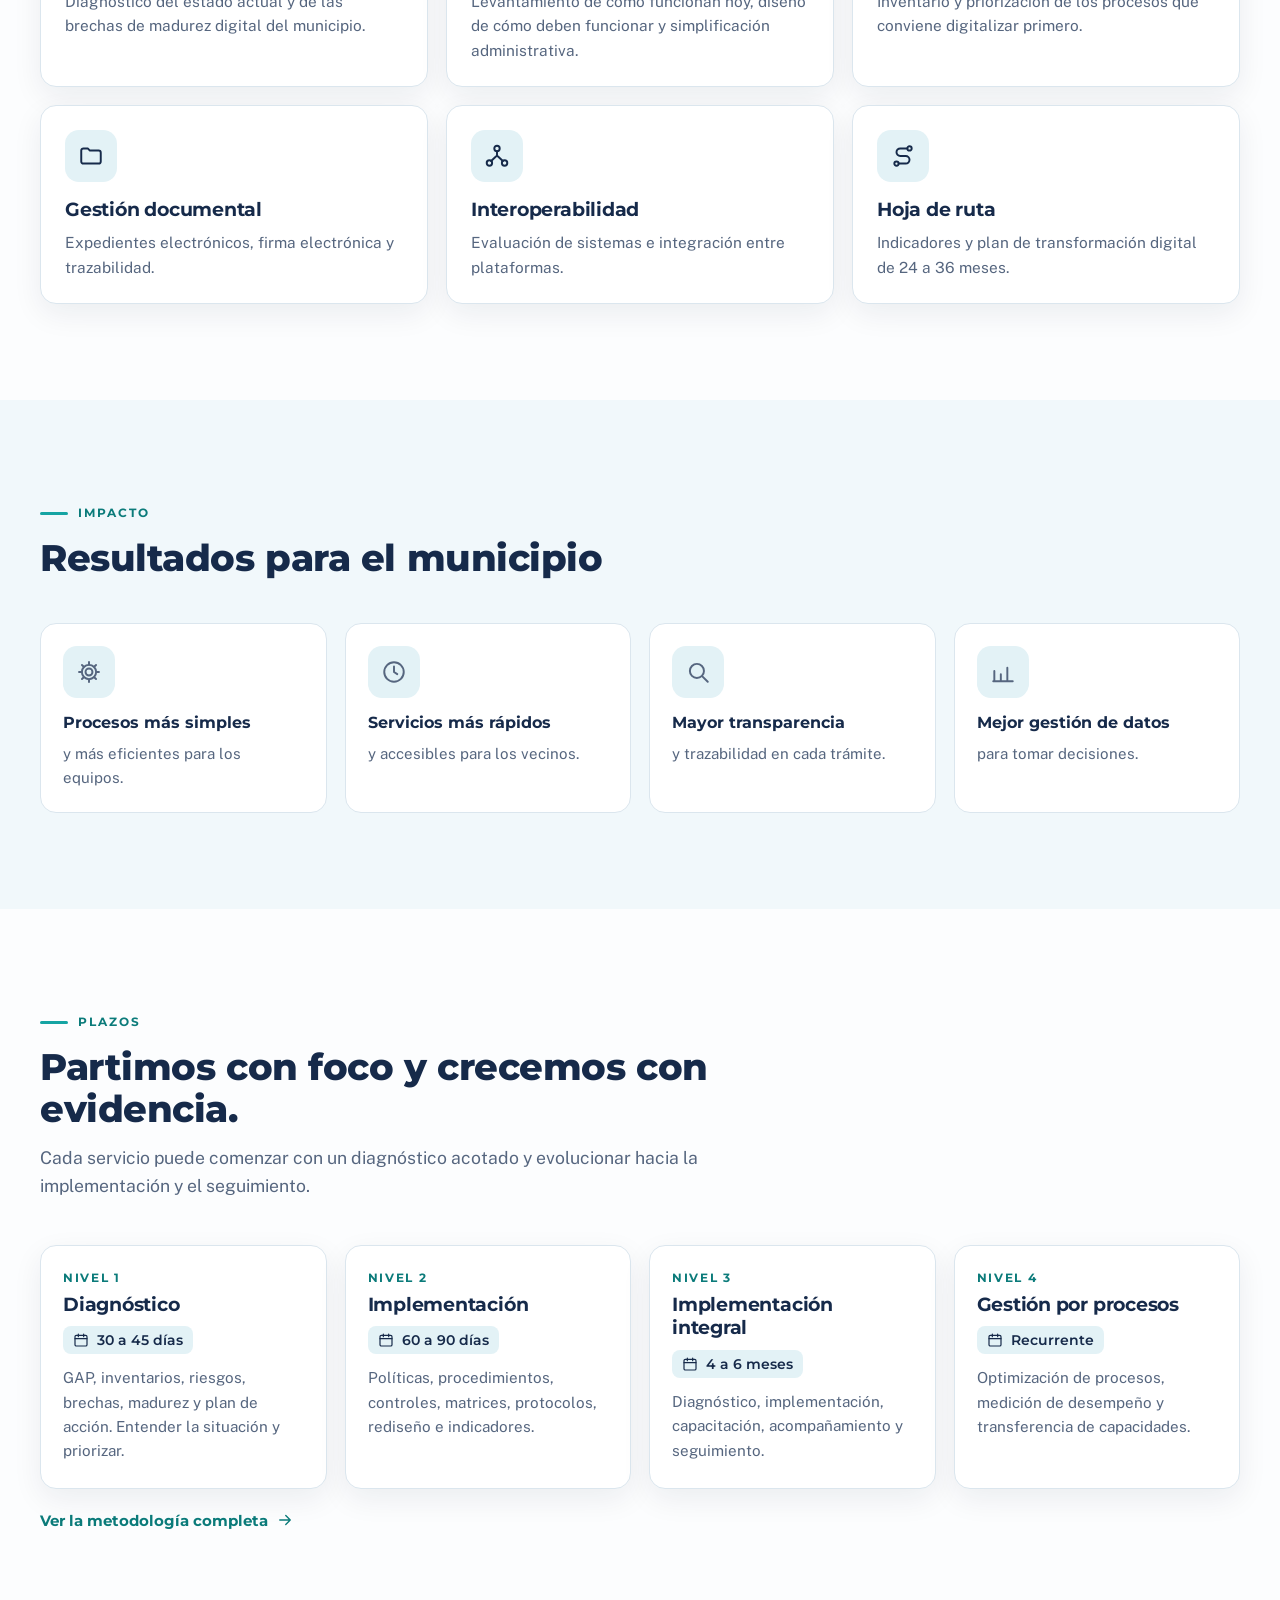
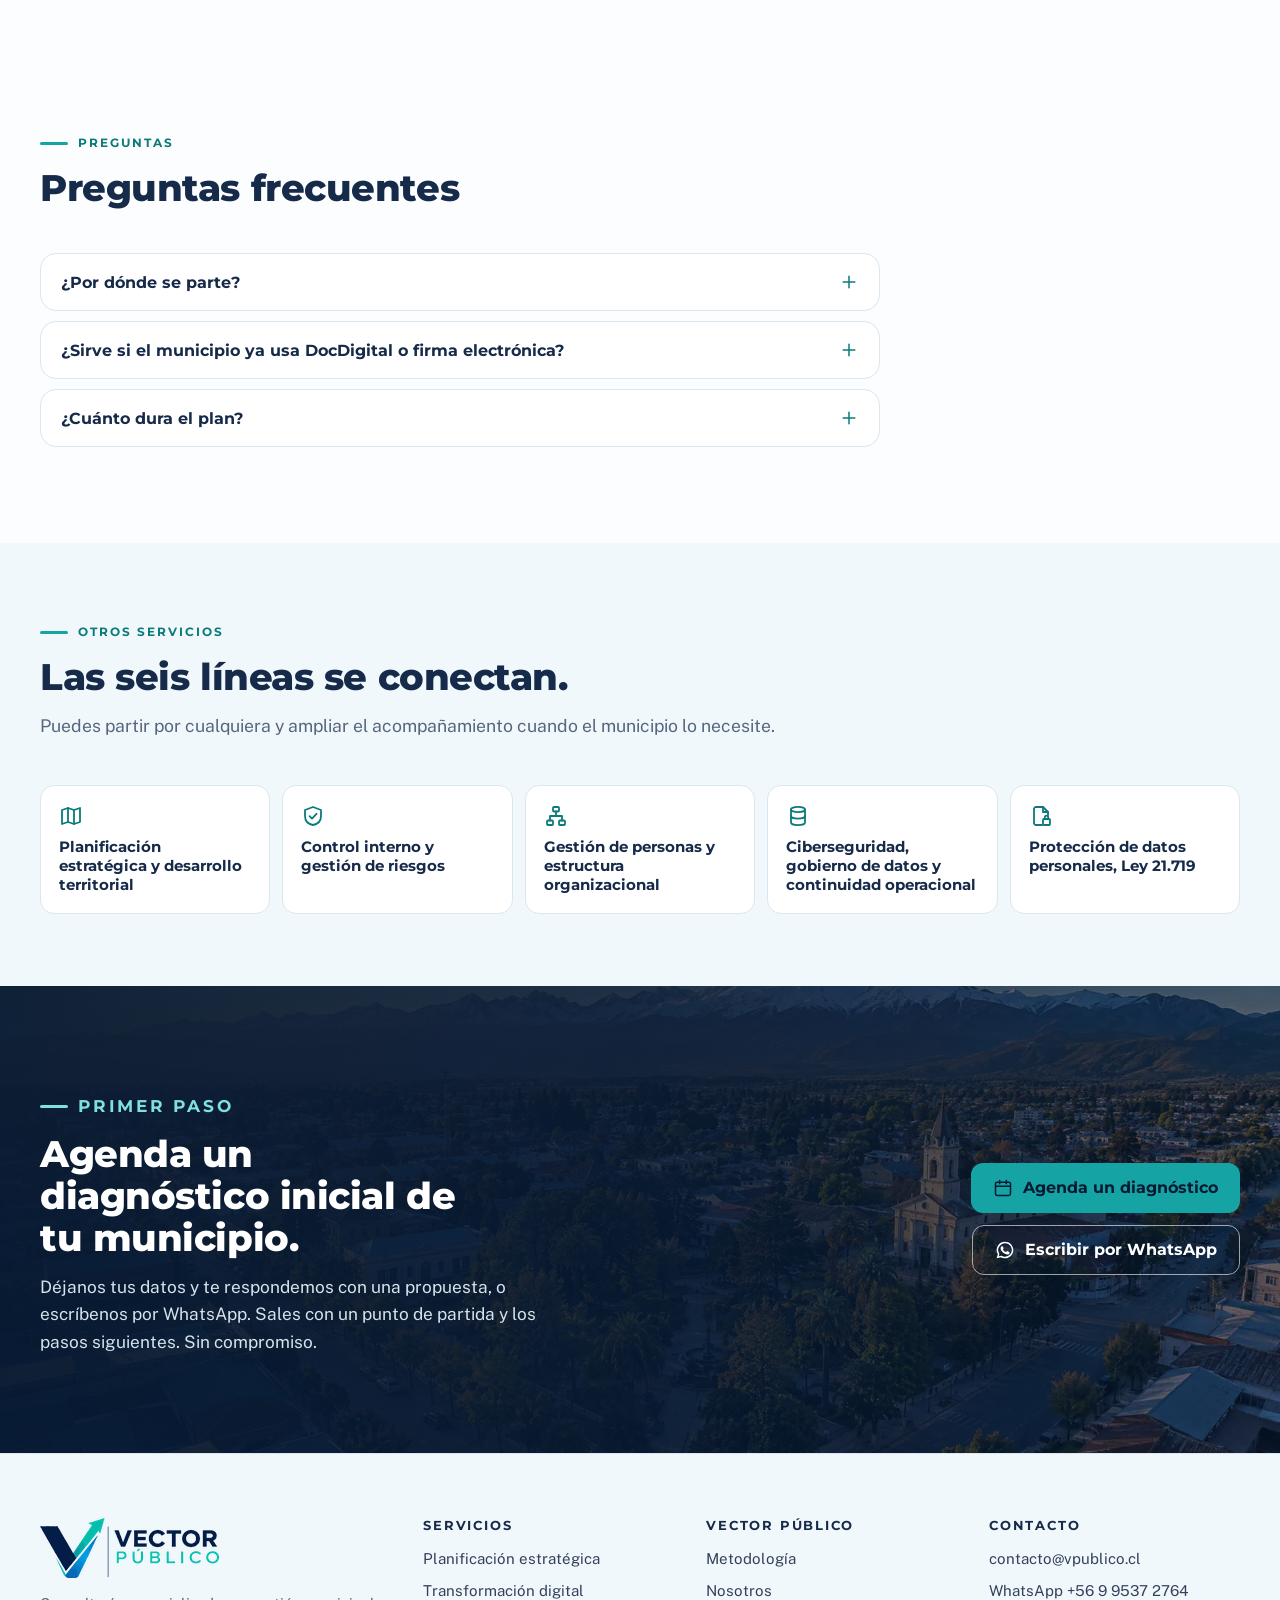
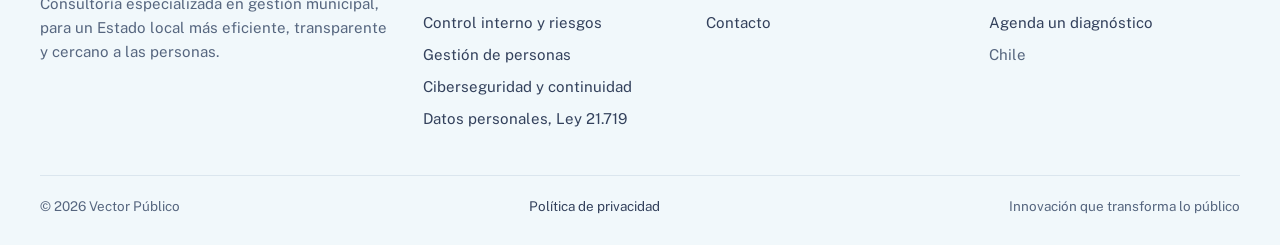
<file: servicios/transformacion-digital.html>
<!doctype html>
<html lang="es-CL">
<head>
<meta charset="utf-8">
<meta name="viewport" content="width=device-width, initial-scale=1">
<title>Transformación digital municipal y Ley 21.180 · Vector Público</title>
<meta name="description" content="Diagnóstico de madurez digital, rediseño de procesos, trámites, gestión documental, interoperabilidad y plan maestro de transformación digital para municipios.">
<meta name="theme-color" content="#0a1f3d">
<link rel="canonical" href="https://www.vpublico.cl/servicios/transformacion-digital.html">
<meta property="og:type" content="website">
<meta property="og:locale" content="es_CL">
<meta property="og:site_name" content="Vector Público">
<meta property="og:title" content="Transformación digital municipal y Ley 21.180 · Vector Público">
<meta property="og:description" content="Diagnóstico de madurez digital, rediseño de procesos, trámites, gestión documental, interoperabilidad y plan maestro de transformación digital para municipios.">
<meta property="og:url" content="https://www.vpublico.cl/servicios/transformacion-digital.html">
<meta property="og:image" content="https://www.vpublico.cl/assets/img/og-1200.jpg">
<link rel="icon" type="image/png" sizes="64x64" href="../assets/favicon-64.png">
<link rel="apple-touch-icon" href="../assets/apple-touch-icon.png">
<link rel="preload" href="../assets/fonts/montserrat-latin.woff2" as="font" type="font/woff2" crossorigin>
<link rel="preload" href="../assets/fonts/publicsans-latin.woff2" as="font" type="font/woff2" crossorigin>
<link rel="stylesheet" href="../assets/site.css">
<script>document.documentElement.classList.add('js');setTimeout(function(){if(!window.VP_READY)document.documentElement.classList.remove('js')},3000)</script>
</head>
<body>
<a class="skip" href="#contenido">Saltar al contenido</a>
<svg width="0" height="0" style="position:absolute" aria-hidden="true" focusable="false"><symbol id="i-columns" viewBox="0 0 24 24"><path d="M3 9.5L12 4l9 5.5"/><path d="M4 21h16M5 18h14"/><path d="M6.5 10.5V18M10.5 10.5V18M13.5 10.5V18M17.5 10.5V18"/></symbol><symbol id="i-gear" viewBox="0 0 24 24"><circle cx="12" cy="12" r="3.2"/><path d="M12 2.8v2.4M12 18.8v2.4M2.8 12h2.4M18.8 12h2.4M5.5 5.5l1.7 1.7M16.8 16.8l1.7 1.7M5.5 18.5l1.7-1.7M16.8 7.2l1.7-1.7"/><circle cx="12" cy="12" r="6.6"/></symbol><symbol id="i-shield" viewBox="0 0 24 24"><path d="M12 3l8 3v6c0 5-3.5 8.2-8 9-4.5-.8-8-4-8-9V6l8-3z"/><path d="M8.6 12.2l2.4 2.4 4.5-4.8"/></symbol><symbol id="i-laptop" viewBox="0 0 24 24"><rect x="4" y="5" width="16" height="11" rx="1.6"/><path d="M2 19.5h20"/></symbol><symbol id="i-doccheck" viewBox="0 0 24 24"><path d="M14 3H7a2 2 0 0 0-2 2v14a2 2 0 0 0 2 2h10a2 2 0 0 0 2-2V8z"/><path d="M14 3v5h5"/><path d="M9 14.5l2 2 4-4"/></symbol><symbol id="i-doc" viewBox="0 0 24 24"><path d="M14 3H7a2 2 0 0 0-2 2v14a2 2 0 0 0 2 2h10a2 2 0 0 0 2-2V8z"/><path d="M14 3v5h5M9 13h6M9 17h6"/></symbol><symbol id="i-doclock" viewBox="0 0 24 24"><path d="M13 21H7a2 2 0 0 1-2-2V5a2 2 0 0 1 2-2h7l5 5v3"/><path d="M14 3v5h5"/><rect x="14" y="15" width="7" height="6" rx="1"/><path d="M15.8 15v-1.6a1.7 1.7 0 0 1 3.4 0V15"/></symbol><symbol id="i-map" viewBox="0 0 24 24"><path d="M9 4L3 6v14l6-2 6 2 6-2V4l-6 2-6-2z"/><path d="M9 4v14M15 6v14"/></symbol><symbol id="i-org" viewBox="0 0 24 24"><rect x="9" y="3" width="6" height="4.5" rx="1"/><rect x="3" y="16.5" width="6" height="4.5" rx="1"/><rect x="15" y="16.5" width="6" height="4.5" rx="1"/><path d="M12 7.5v4.5M6 16.5V12h12v4.5"/></symbol><symbol id="i-database" viewBox="0 0 24 24"><ellipse cx="12" cy="5.5" rx="7" ry="2.6"/><path d="M5 5.5v13c0 1.4 3.1 2.6 7 2.6s7-1.2 7-2.6v-13"/><path d="M5 12c0 1.4 3.1 2.6 7 2.6s7-1.2 7-2.6"/></symbol><symbol id="i-people" viewBox="0 0 24 24"><circle cx="9" cy="8" r="3"/><path d="M3.5 20c0-3.2 2.5-5.6 5.5-5.6s5.5 2.4 5.5 5.6"/><circle cx="17" cy="9" r="2.4"/><path d="M15.8 14.2c2.6.2 4.7 2.3 4.7 5.3"/></symbol><symbol id="i-user" viewBox="0 0 24 24"><circle cx="12" cy="8" r="4"/><path d="M4.5 21c0-4.2 3.4-7.5 7.5-7.5s7.5 3.3 7.5 7.5"/></symbol><symbol id="i-target" viewBox="0 0 24 24"><circle cx="12" cy="12" r="8.5"/><circle cx="12" cy="12" r="4.6"/><circle cx="12" cy="12" r="1.2"/></symbol><symbol id="i-chart" viewBox="0 0 24 24"><path d="M4 20V11M10 20v-6M16 20V8M3 20.5h18"/></symbol><symbol id="i-chartup" viewBox="0 0 24 24"><path d="M4 20V13M9.5 20v-5M15 20v-8M3 20.5h18"/><path d="M4 9l5-3.5 4 2.5 7-4.5"/><path d="M16.5 3.5H20V7"/></symbol><symbol id="i-check" viewBox="0 0 24 24"><path d="M5 12.5l4.5 4.5L19 7.5"/></symbol><symbol id="i-arrow" viewBox="0 0 24 24"><path d="M5 12h14M13 6l6 6-6 6"/></symbol><symbol id="i-chevron" viewBox="0 0 24 24"><path d="M6 9l6 6 6-6"/></symbol><symbol id="i-plus" viewBox="0 0 24 24"><path d="M12 5v14M5 12h14"/></symbol><symbol id="i-clock" viewBox="0 0 24 24"><circle cx="12" cy="12" r="9"/><path d="M12 7v5l3 2"/></symbol><symbol id="i-calendar" viewBox="0 0 24 24"><rect x="3" y="5" width="18" height="16" rx="2"/><path d="M3 10h18M8 3v4M16 3v4"/></symbol><symbol id="i-bulb" viewBox="0 0 24 24"><path d="M9 18h6M10 21h4"/><path d="M12 3a6 6 0 0 0-3.6 10.8c.7.5 1.1 1.3 1.1 2.1V17h5v-1.1c0-.8.4-1.6 1.1-2.1A6 6 0 0 0 12 3z"/></symbol><symbol id="i-search" viewBox="0 0 24 24"><circle cx="11" cy="11" r="6.5"/><path d="M16 16l5 5"/></symbol><symbol id="i-alert" viewBox="0 0 24 24"><path d="M12 3.5l9.5 16.5h-19z"/><path d="M12 10v4.5M12 17.4v.1"/></symbol><symbol id="i-folder" viewBox="0 0 24 24"><path d="M3 7a2 2 0 0 1 2-2h4l2 2h8a2 2 0 0 1 2 2v8a2 2 0 0 1-2 2H5a2 2 0 0 1-2-2z"/></symbol><symbol id="i-network" viewBox="0 0 24 24"><circle cx="12" cy="5" r="2.5"/><circle cx="5" cy="18.5" r="2.5"/><circle cx="19" cy="18.5" r="2.5"/><path d="M12 7.5v4M12 11.5L6.6 16.6M12 11.5l5.4 5.1"/></symbol><symbol id="i-route" viewBox="0 0 24 24"><circle cx="6" cy="19" r="2"/><circle cx="18" cy="5" r="2"/><path d="M8 19h6.5a3.5 3.5 0 0 0 0-7h-5a3.5 3.5 0 0 1 0-7H16"/></symbol><symbol id="i-refresh" viewBox="0 0 24 24"><path d="M20 11a8 8 0 0 0-14.3-4.9L4 8"/><path d="M4 4v4h4"/><path d="M4 13a8 8 0 0 0 14.3 4.9L20 16"/><path d="M20 20v-4h-4"/></symbol><symbol id="i-leaf" viewBox="0 0 24 24"><path d="M5 19c0-8 5.5-13.5 15-14-.4 9.6-6 15-14 15"/><path d="M5 19c3.5-3.8 6.5-6.4 10-8.4"/></symbol><symbol id="i-coins" viewBox="0 0 24 24"><ellipse cx="9" cy="7" rx="5.5" ry="2.5"/><path d="M3.5 7v4c0 1.4 2.5 2.5 5.5 2.5s5.5-1.1 5.5-2.5V7"/><path d="M9.5 16.3c.9 1.3 3.2 2.2 5.5 2.2 3 0 5.5-1.1 5.5-2.5v-4c0-1.2-1.6-2.2-4-2.5"/></symbol><symbol id="i-chat" viewBox="0 0 24 24"><path d="M4 5h16v11H9.5L5 20v-4H4z"/></symbol><symbol id="i-cap" viewBox="0 0 24 24"><path d="M2 9.5L12 5l10 4.5L12 14z"/><path d="M6 11.5V16c0 1.2 2.7 3 6 3s6-1.8 6-3v-4.5"/></symbol><symbol id="i-menu" viewBox="0 0 24 24"><path d="M4 7h16M4 12h16M4 17h16"/></symbol><symbol id="i-close" viewBox="0 0 24 24"><path d="M6 6l12 12M18 6L6 18"/></symbol><symbol id="i-pin" viewBox="0 0 24 24"><path d="M12 21s-6.5-6-6.5-11a6.5 6.5 0 0 1 13 0c0 5-6.5 11-6.5 11z"/><circle cx="12" cy="10" r="2.4"/></symbol><symbol id="i-layers" viewBox="0 0 24 24"><path d="M12 3l9 5-9 5-9-5 9-5z"/><path d="M3 13l9 5 9-5"/></symbol><symbol id="i-globe" viewBox="0 0 24 24"><circle cx="12" cy="12" r="9"/><path d="M3 12h18M12 3c2.5 2.5 3.8 5.5 3.8 9s-1.3 6.5-3.8 9c-2.5-2.5-3.8-5.5-3.8-9S9.5 5.5 12 3z"/></symbol><symbol id="i-pause" viewBox="0 0 24 24"><path d="M9 6v12M15 6v12"/></symbol><symbol id="i-play" viewBox="0 0 24 24"><path d="M8 5.5v13l10.5-6.5z"/></symbol><symbol id="i-whatsapp" viewBox="0 0 24 24"><path d="M12 2a10 10 0 0 0-8.6 15.1L2 22l5-1.3A10 10 0 1 0 12 2zm0 18.2a8.2 8.2 0 0 1-4.2-1.2l-.3-.2-3 .8.8-2.9-.2-.3A8.2 8.2 0 1 1 12 20.2zm4.5-6.1c-.2-.1-1.5-.7-1.7-.8-.2-.1-.4-.1-.6.1l-.8 1c-.1.2-.3.2-.5.1a6.7 6.7 0 0 1-3.3-2.9c-.3-.4.2-.4.7-1.3.1-.2 0-.3 0-.5l-.8-1.8c-.2-.5-.4-.4-.6-.4h-.5a1 1 0 0 0-.7.3 3 3 0 0 0-.9 2.2c0 1.3.9 2.5 1.1 2.7.1.2 1.9 2.9 4.6 4 1.7.7 2.3.8 3.2.7.5-.1 1.5-.6 1.7-1.2.2-.6.2-1.1.2-1.2-.1-.1-.3-.2-.6-.3z"/></symbol></svg>
<div class="topbar"><div class="wrap"><a href="https://wa.me/56995372764?text=Hola%2C%20quiero%20agendar%20un%20diagn%C3%B3stico%20inicial%20para%20mi%20municipio." target="_blank" rel="noopener"><svg class="ic fill" aria-hidden="true" focusable="false"><use href="#i-whatsapp"/></svg>WhatsApp +56 9 9537 2764</a><p class="claims"><span>Municipios más eficientes</span><span>Territorios más fuertes</span><span>Personas con mejores servicios</span></p></div></div>
<header class="site-header">
<div class="wrap">
<a class="brand" href="../index.html" aria-label="Vector Público, ir al inicio"><img src="../assets/logo-marca-156.png" srcset="../assets/logo-marca-156.png 1x, ../assets/logo-marca-195.png 1.25x, ../assets/logo-marca-234.png 1.5x, ../assets/logo-marca-312.png 2x, ../assets/logo-marca-468.png 3x" alt="Vector Público" width="156" height="52"><span class="brand-tag">Innovación<br>que transforma<br>lo público</span></a>
<nav class="nav" id="menu" aria-label="Principal">
<ul>
<li><a class="navlink" href="../index.html">Inicio</a></li>
<li class="dd"><button class="dd-btn is-active" type="button" aria-expanded="false" aria-controls="dd-servicios">Servicios<svg class="ic chev" aria-hidden="true" focusable="false"><use href="#i-chevron"/></svg></button>
<div class="dd-menu" id="dd-servicios"><a href="../servicios/planificacion-estrategica.html"><svg class="ic" aria-hidden="true" focusable="false"><use href="#i-map"/></svg><span><b>Planificación estratégica y desarrollo territorial</b><small>PLADECO, PLADETUR, participación e indicadores</small></span></a><a href="../servicios/transformacion-digital.html" aria-current="page"><svg class="ic" aria-hidden="true" focusable="false"><use href="#i-laptop"/></svg><span><b>Transformación digital y modernización municipal</b><small>Madurez digital, procesos, trámites e interoperabilidad</small></span></a><a href="../servicios/control-interno.html"><svg class="ic" aria-hidden="true" focusable="false"><use href="#i-shield"/></svg><span><b>Control interno y gestión de riesgos</b><small>COSO III, mapa de riesgos, controles y seguimiento</small></span></a><a href="../servicios/gestion-de-personas.html"><svg class="ic" aria-hidden="true" focusable="false"><use href="#i-org"/></svg><span><b>Gestión de personas y estructura organizacional</b><small>Plantas, dotación, cargas de trabajo y RR.HH.</small></span></a><a href="../servicios/ciberseguridad.html"><svg class="ic" aria-hidden="true" focusable="false"><use href="#i-database"/></svg><span><b>Ciberseguridad, gobierno de datos y continuidad operacional</b><small>Activos críticos, accesos, respaldos y continuidad</small></span></a><a href="../servicios/proteccion-de-datos.html"><svg class="ic" aria-hidden="true" focusable="false"><use href="#i-doclock"/></svg><span><b>Protección de datos personales, Ley 21.719</b><small>Diagnóstico de cumplimiento, inventario y políticas</small></span></a></div></li>
<li><a class="navlink" href="../metodologia.html">Metodología</a></li>
<li><a class="navlink" href="../nosotros.html">Nosotros</a></li>
<li><a class="navlink" href="../contacto.html">Contacto</a></li>
</ul>
<a class="btn header-cta" href="../contacto.html?tema=transformacion-digital#formulario"><svg class="ic" aria-hidden="true" focusable="false"><use href="#i-calendar"/></svg>Agenda un diagnóstico</a>
</nav>
<button class="menu-btn" type="button" aria-expanded="false" aria-controls="menu" aria-label="Abrir menú"><svg class="ic i-open" aria-hidden="true" focusable="false"><use href="#i-menu"/></svg><svg class="ic i-close" aria-hidden="true" focusable="false"><use href="#i-close"/></svg></button>
</div>
</header>
<main id="contenido" tabindex="-1">
<section class="page-hero">
<div class="hero-grid">
<div class="hero-copy">
<nav class="crumbs" aria-label="Ruta"><a href="../index.html">Inicio</a><span aria-hidden="true">/</span><a href="../index.html#servicios">Servicios</a><span aria-hidden="true">/</span><span aria-current="page">Transformación digital</span></nav>
<p class="kicker">Línea 02</p>
<h1>Transformación digital y modernización municipal</h1>
<p class="lead">Diagnosticar la madurez digital y convertirla en una hoja de ruta de procesos, tecnología y cumplimiento.</p>
<div class="actions"><a class="btn" href="../contacto.html?tema=transformacion-digital#formulario"><svg class="ic" aria-hidden="true" focusable="false"><use href="#i-calendar"/></svg>Agenda un diagnóstico</a><a class="btn btn-ghost" href="#incluye">Qué incluye</a></div>
</div>
<figure class="hero-media hero-news" data-hero-news aria-roledescription="carrusel" aria-label="Actualidad normativa: transformación digital municipal"><ul class="hn-track"><li class="hn-slide" role="group" aria-roledescription="noticia" aria-label="1 de 6"><picture><source type="image/webp" srcset="../assets/img/noticias/td-02-640.webp 640w, ../assets/img/noticias/td-02-960.webp 960w, ../assets/img/noticias/td-02-1344.webp 1344w" sizes="(max-width: 900px) 100vw, (min-width: 1877px) 55vw, 1032px"><img src="../assets/img/noticias/td-02-640.jpg" width="1344" height="756" alt="" loading="eager" fetchpriority="high" decoding="async"></picture><a class="hn-cap" href="https://www.bcn.cl/leychile/navegar?idNorma=1157806" target="_blank" rel="noopener"><span class="hn-meta"><span class="tag">Plazo</span><time datetime="2026-12-31">Fases asignadas al año 2026</time></span><span class="hn-title">2026 es el año del expediente electrónico para los municipios de los grupos B y C</span><span class="hn-src">Fuente: BCN LeyChile<svg class="ic" aria-hidden="true" focusable="false"><use href="#i-arrow"/></svg><span class="sr-only">, se abre en otra pestaña</span></span></a></li><li class="hn-slide" role="group" aria-roledescription="noticia" aria-label="2 de 6" aria-hidden="true"><picture><source type="image/webp" srcset="../assets/img/noticias/td-03-640.webp 640w, ../assets/img/noticias/td-03-960.webp 960w, ../assets/img/noticias/td-03-1344.webp 1344w" sizes="(max-width: 900px) 100vw, (min-width: 1877px) 55vw, 1032px"><img src="../assets/img/noticias/td-03-640.jpg" width="1344" height="756" alt="" loading="lazy" decoding="async"></picture><a class="hn-cap" href="https://digital.gob.cl/media/noticias/gobierno-digital-inicia-fase-de-notificaciones-electronicas-con-casillaunica-en-la-administracion-central/" target="_blank" rel="noopener" tabindex="-1"><span class="hn-meta"><span class="tag">Plazo</span><time datetime="2027-12-31">Plazo final: 31 dic 2027</time></span><span class="hn-title">Los municipios deberán notificar vía CasillaÚnica en 2027, año límite de la Ley 21.180</span><span class="hn-src">Fuente: Gobierno Digital<svg class="ic" aria-hidden="true" focusable="false"><use href="#i-arrow"/></svg><span class="sr-only">, se abre en otra pestaña</span></span></a></li><li class="hn-slide" role="group" aria-roledescription="noticia" aria-label="3 de 6" aria-hidden="true"><picture><source type="image/webp" srcset="../assets/img/noticias/td-06-640.webp 640w, ../assets/img/noticias/td-06-960.webp 960w, ../assets/img/noticias/td-06-1344.webp 1344w" sizes="(max-width: 900px) 100vw, (min-width: 1877px) 55vw, 1032px"><img src="../assets/img/noticias/td-06-640.jpg" width="1344" height="756" alt="" loading="lazy" decoding="async"></picture><a class="hn-cap" href="https://digital.gob.cl/media/noticias/arica-y-parinacota-instala-su-primera-mesa-de-transformacion-digital-e-incorpora-municipios-rurales-de-tarapaca/" target="_blank" rel="noopener" tabindex="-1"><span class="hn-meta"><span class="tag">Noticia</span><time datetime="2026-10-19">Publicado el 19 oct 2026</time></span><span class="hn-title">Ya son nueve las regiones con Mesa de Transformación Digital municipal</span><span class="hn-src">Fuente: Gobierno Digital<svg class="ic" aria-hidden="true" focusable="false"><use href="#i-arrow"/></svg><span class="sr-only">, se abre en otra pestaña</span></span></a></li><li class="hn-slide" role="group" aria-roledescription="noticia" aria-label="4 de 6" aria-hidden="true"><picture><source type="image/webp" srcset="../assets/img/noticias/td-04-640.webp 640w, ../assets/img/noticias/td-04-960.webp 960w, ../assets/img/noticias/td-04-1344.webp 1344w" sizes="(max-width: 900px) 100vw, (min-width: 1877px) 55vw, 1032px"><img src="../assets/img/noticias/td-04-640.jpg" width="1344" height="756" alt="" loading="lazy" decoding="async"></picture><a class="hn-cap" href="https://www.hacienda.cl/subsecretaria/noticias/claveunica-suma-mas-seguridad-ahora-tendra-una-segunda-llave-para-cuidar-tu" target="_blank" rel="noopener" tabindex="-1"><span class="hn-meta"><span class="tag">Noticia</span><time datetime="2026-07-27">Publicado el 27 jul 2026</time></span><span class="hn-title">ClaveÚnica suma un segundo factor voluntario: código desde una app en el celular</span><span class="hn-src">Fuente: Ministerio de Hacienda<svg class="ic" aria-hidden="true" focusable="false"><use href="#i-arrow"/></svg><span class="sr-only">, se abre en otra pestaña</span></span></a></li><li class="hn-slide" role="group" aria-roledescription="noticia" aria-label="5 de 6" aria-hidden="true"><picture><source type="image/webp" srcset="../assets/img/noticias/td-01-640.webp 640w, ../assets/img/noticias/td-01-960.webp 960w, ../assets/img/noticias/td-01-1344.webp 1344w" sizes="(max-width: 900px) 100vw, (min-width: 1877px) 55vw, 1032px"><img src="../assets/img/noticias/td-01-640.jpg" width="1344" height="756" alt="" loading="lazy" decoding="async"></picture><a class="hn-cap" href="https://www.bcn.cl/leychile/navegar?idNorma=1221118" target="_blank" rel="noopener" tabindex="-1"><span class="hn-meta"><span class="tag">Ley</span><time datetime="2026-07-01">Rige desde el 1 jul 2026</time></span><span class="hn-title">Desde el 1 jul 2026 rigen nuevas reglas para notificar por Domicilio Digital Único</span><span class="hn-src">Fuente: BCN LeyChile<svg class="ic" aria-hidden="true" focusable="false"><use href="#i-arrow"/></svg><span class="sr-only">, se abre en otra pestaña</span></span></a></li><li class="hn-slide" role="group" aria-roledescription="noticia" aria-label="6 de 6" aria-hidden="true"><picture><source type="image/webp" srcset="../assets/img/noticias/td-05-640.webp 640w, ../assets/img/noticias/td-05-960.webp 960w, ../assets/img/noticias/td-05-1344.webp 1344w" sizes="(max-width: 900px) 100vw, (min-width: 1877px) 55vw, 1032px"><img src="../assets/img/noticias/td-05-640.jpg" width="1344" height="756" alt="" loading="lazy" decoding="async"></picture><a class="hn-cap" href="https://digital.gob.cl/media/noticias/culmina-con-exito-el-acompanamiento-en-transformacion-digital-para-54-municipalidades-de-las-regiones-de-biobio-y-nuble/" target="_blank" rel="noopener" tabindex="-1"><span class="hn-meta"><span class="tag">Noticia</span><time datetime="2026-06-17">Publicado el 17 jun 2026</time></span><span class="hn-title">Municipios Conectados cerró en Biobío y Ñuble con 49 comunas habilitadas en CasillaÚnica</span><span class="hn-src">Fuente: Gobierno Digital<svg class="ic" aria-hidden="true" focusable="false"><use href="#i-arrow"/></svg><span class="sr-only">, se abre en otra pestaña</span></span></a></li></ul><div class="hn-ctrl" hidden><button class="hn-nav" type="button" data-dir="-1" aria-label="Noticia anterior"><svg class="ic" aria-hidden="true" focusable="false"><use href="#i-arrow"/></svg></button><button class="hn-pause" type="button" aria-pressed="false" aria-label="Pausar el avance automático"><svg class="ic ic-pause" aria-hidden="true" focusable="false"><use href="#i-pause"/></svg><svg class="ic ic-play" aria-hidden="true" focusable="false"><use href="#i-play"/></svg></button><button class="hn-nav" type="button" data-dir="1" aria-label="Noticia siguiente"><svg class="ic" aria-hidden="true" focusable="false"><use href="#i-arrow"/></svg></button><ol class="hn-dots" aria-label="Noticias"></ol></div><span class="hn-kicker" aria-hidden="true">Actualidad normativa</span></figure>
</div>
</section><section class="problem" aria-label="El problema">
<div class="wrap reveal">
<div class="icon-badge" aria-hidden="true"><svg class="ic" aria-hidden="true" focusable="false"><use href="#i-clock"/></svg></div>
<div><p class="kicker">El problema</p><h2>La Ley 21.180 tiene fecha final: 31 de diciembre de 2027.</h2><p class="text">Ningún órgano de la Administración del Estado, incluidas las municipalidades, puede extender su transformación digital más allá de esa fecha. Pero digitalizar un trámite desordenado solo produce un desorden digital: por eso partimos por los procesos.</p><p class="source">Fuente: Ley 21.180, artículo segundo transitorio, modificado por la Ley 21.464.</p></div>
</div>
</section><section class="section" id="incluye">
<div class="wrap">
<div class="sec-head reveal"><p class="kicker">Qué incluye</p><h2>Diagnóstico y plan maestro de transformación digital municipal</h2><p class="lede">Impulsamos municipalidades más eficientes, transparentes y cercanas a la ciudadanía, mediante el uso estratégico de la tecnología y la optimización de procesos.</p></div>
<div class="cards  stagger"><article class="card"><span class="ic-wrap"><svg class="ic" aria-hidden="true" focusable="false"><use href="#i-chart"/></svg></span><h3>Madurez digital</h3><p>Diagnóstico del estado actual y de las brechas de madurez digital del municipio.</p></article><article class="card"><span class="ic-wrap"><svg class="ic" aria-hidden="true" focusable="false"><use href="#i-gear"/></svg></span><h3>Procesos</h3><p>Levantamiento de cómo funcionan hoy, diseño de cómo deben funcionar y simplificación administrativa.</p></article><article class="card"><span class="ic-wrap"><svg class="ic" aria-hidden="true" focusable="false"><use href="#i-doc"/></svg></span><h3>Trámites</h3><p>Inventario y priorización de los procesos que conviene digitalizar primero.</p></article><article class="card"><span class="ic-wrap"><svg class="ic" aria-hidden="true" focusable="false"><use href="#i-folder"/></svg></span><h3>Gestión documental</h3><p>Expedientes electrónicos, firma electrónica y trazabilidad.</p></article><article class="card"><span class="ic-wrap"><svg class="ic" aria-hidden="true" focusable="false"><use href="#i-network"/></svg></span><h3>Interoperabilidad</h3><p>Evaluación de sistemas e integración entre plataformas.</p></article><article class="card"><span class="ic-wrap"><svg class="ic" aria-hidden="true" focusable="false"><use href="#i-route"/></svg></span><h3>Hoja de ruta</h3><p>Indicadores y plan de transformación digital de 24 a 36 meses.</p></article></div>
</div>
</section><section class="section sky">
<div class="wrap">
<div class="sec-head reveal"><p class="kicker">Impacto</p><h2>Resultados para el municipio</h2></div>
<div class="results stagger"><div class="result"><span class="ic-wrap"><svg class="ic" aria-hidden="true" focusable="false"><use href="#i-gear"/></svg></span><b>Procesos más simples</b><span>y más eficientes para los equipos.</span></div><div class="result"><span class="ic-wrap"><svg class="ic" aria-hidden="true" focusable="false"><use href="#i-clock"/></svg></span><b>Servicios más rápidos</b><span>y accesibles para los vecinos.</span></div><div class="result"><span class="ic-wrap"><svg class="ic" aria-hidden="true" focusable="false"><use href="#i-search"/></svg></span><b>Mayor transparencia</b><span>y trazabilidad en cada trámite.</span></div><div class="result"><span class="ic-wrap"><svg class="ic" aria-hidden="true" focusable="false"><use href="#i-chart"/></svg></span><b>Mejor gestión de datos</b><span>para tomar decisiones.</span></div></div>
</div>
</section><section class="section">
<div class="wrap">
<div class="sec-head reveal"><p class="kicker">Plazos</p><h2>Partimos con foco y crecemos con evidencia.</h2><p class="lede">Cada servicio puede comenzar con un diagnóstico acotado y evolucionar hacia la implementación y el seguimiento.</p></div>
<div class="levels stagger"><article class="level"><p class="tag">Nivel 1</p><h3>Diagnóstico</h3><span class="dur"><svg class="ic" aria-hidden="true" focusable="false"><use href="#i-calendar"/></svg>30 a 45 días</span><p>GAP, inventarios, riesgos, brechas, madurez y plan de acción. Entender la situación y priorizar.</p></article><article class="level"><p class="tag">Nivel 2</p><h3>Implementación</h3><span class="dur"><svg class="ic" aria-hidden="true" focusable="false"><use href="#i-calendar"/></svg>60 a 90 días</span><p>Políticas, procedimientos, controles, matrices, protocolos, rediseño e indicadores.</p></article><article class="level"><p class="tag">Nivel 3</p><h3>Implementación integral</h3><span class="dur"><svg class="ic" aria-hidden="true" focusable="false"><use href="#i-calendar"/></svg>4 a 6 meses</span><p>Diagnóstico, implementación, capacitación, acompañamiento y seguimiento.</p></article><article class="level"><p class="tag">Nivel 4</p><h3>Gestión por procesos</h3><span class="dur"><svg class="ic" aria-hidden="true" focusable="false"><use href="#i-calendar"/></svg>Recurrente</span><p>Optimización de procesos, medición de desempeño y transferencia de capacidades.</p></article></div>
<a class="link-more" href="../metodologia.html">Ver la metodología completa<svg class="ic" aria-hidden="true" focusable="false"><use href="#i-arrow"/></svg></a>
</div>
</section><section class="section">
<div class="wrap">
<div class="sec-head reveal"><p class="kicker">Preguntas</p><h2>Preguntas frecuentes</h2></div>
<div class="faq reveal"><div class="faq-item"><button class="faq-q" type="button" aria-expanded="false" aria-controls="fa0" id="fq0">¿Por dónde se parte?<svg class="ic" aria-hidden="true" focusable="false"><use href="#i-plus"/></svg></button><div class="faq-a" id="fa0" role="region" aria-labelledby="fq0" aria-hidden="true"><div><p>Por un diagnóstico de madurez digital y un inventario de trámites priorizados. Con eso se arma una hoja de ruta de 24 a 36 meses con indicadores.</p></div></div></div><div class="faq-item"><button class="faq-q" type="button" aria-expanded="false" aria-controls="fa1" id="fq1">¿Sirve si el municipio ya usa DocDigital o firma electrónica?<svg class="ic" aria-hidden="true" focusable="false"><use href="#i-plus"/></svg></button><div class="faq-a" id="fa1" role="region" aria-labelledby="fq1" aria-hidden="true"><div><p>Sí. Partimos de lo que ya existe, evaluamos cómo se integran los sistemas y priorizamos lo que falta.</p></div></div></div><div class="faq-item"><button class="faq-q" type="button" aria-expanded="false" aria-controls="fa2" id="fq2">¿Cuánto dura el plan?<svg class="ic" aria-hidden="true" focusable="false"><use href="#i-plus"/></svg></button><div class="faq-a" id="fa2" role="region" aria-labelledby="fq2" aria-hidden="true"><div><p>La hoja de ruta se diseña para 24 a 36 meses, con indicadores para medir el avance de cada etapa.</p></div></div></div></div>
</div>
</section><section class="section sky tight">
<div class="wrap">
<div class="sec-head reveal"><p class="kicker">Otros servicios</p><h2>Las seis líneas se conectan.</h2><p class="lede">Puedes partir por cualquiera y ampliar el acompañamiento cuando el municipio lo necesite.</p></div>
<div class="others stagger"><a class="other" href="../servicios/planificacion-estrategica.html"><svg class="ic" aria-hidden="true" focusable="false"><use href="#i-map"/></svg><span>Planificación estratégica y desarrollo territorial</span></a><a class="other" href="../servicios/control-interno.html"><svg class="ic" aria-hidden="true" focusable="false"><use href="#i-shield"/></svg><span>Control interno y gestión de riesgos</span></a><a class="other" href="../servicios/gestion-de-personas.html"><svg class="ic" aria-hidden="true" focusable="false"><use href="#i-org"/></svg><span>Gestión de personas y estructura organizacional</span></a><a class="other" href="../servicios/ciberseguridad.html"><svg class="ic" aria-hidden="true" focusable="false"><use href="#i-database"/></svg><span>Ciberseguridad, gobierno de datos y continuidad operacional</span></a><a class="other" href="../servicios/proteccion-de-datos.html"><svg class="ic" aria-hidden="true" focusable="false"><use href="#i-doclock"/></svg><span>Protección de datos personales, Ley 21.719</span></a></div>
</div>
</section>
<section class="cta-band" aria-labelledby="cta-t">
<div class="bg" aria-hidden="true"><picture><source type="image/webp" srcset="../assets/img/contacto-640.webp 640w, ../assets/img/contacto-960.webp 960w, ../assets/img/contacto-1280.webp 1280w, ../assets/img/contacto-1600.webp 1600w, ../assets/img/contacto-1920.webp 1920w, ../assets/img/contacto-2400.webp 2400w" sizes="100vw"><img src="../assets/img/contacto-960.jpg" srcset="../assets/img/contacto-960.jpg 960w, ../assets/img/contacto-1600.jpg 1600w" sizes="100vw" width="1600" height="900" alt="" style="object-position:50% 60%" loading="lazy" decoding="async"></picture></div>
<div class="wrap reveal">
<div><p class="kicker">Primer paso</p><h2 id="cta-t">Agenda un diagnóstico inicial de tu municipio.</h2><p>Déjanos tus datos y te respondemos con una propuesta, o escríbenos por WhatsApp. Sales con un punto de partida y los pasos siguientes. Sin compromiso.</p></div>
<div class="actions"><a class="btn" href="../contacto.html?tema=transformacion-digital#formulario"><svg class="ic" aria-hidden="true" focusable="false"><use href="#i-calendar"/></svg>Agenda un diagnóstico</a><a class="btn btn-outline-light" href="https://wa.me/56995372764?text=Hola%2C%20quiero%20agendar%20un%20diagn%C3%B3stico%20inicial%20sobre%20transformaci%C3%B3n%20digital%20municipal." target="_blank" rel="noopener"><svg class="ic fill" aria-hidden="true" focusable="false"><use href="#i-whatsapp"/></svg>Escribir por WhatsApp</a></div>
</div>
</section>
</main>
<footer class="site-footer">
<div class="wrap">
<div class="cols">
<div><img src="../assets/logo-marca-180.png" srcset="../assets/logo-marca-180.png 1x, ../assets/logo-marca-225.png 1.25x, ../assets/logo-marca-270.png 1.5x, ../assets/logo-marca-360.png 2x, ../assets/logo-marca-540.png 3x" alt="Vector Público" width="180" height="60" loading="lazy"><p>Consultoría especializada en gestión municipal, para un Estado local más eficiente, transparente y cercano a las personas.</p></div>
<div><h4>Servicios</h4><ul><li><a href="../servicios/planificacion-estrategica.html">Planificación estratégica</a></li><li><a href="../servicios/transformacion-digital.html">Transformación digital</a></li><li><a href="../servicios/control-interno.html">Control interno y riesgos</a></li><li><a href="../servicios/gestion-de-personas.html">Gestión de personas</a></li><li><a href="../servicios/ciberseguridad.html">Ciberseguridad y continuidad</a></li><li><a href="../servicios/proteccion-de-datos.html">Datos personales, Ley 21.719</a></li></ul></div>
<div><h4>Vector Público</h4><ul><li><a href="../metodologia.html">Metodología</a></li><li><a href="../nosotros.html">Nosotros</a></li><li><a href="../contacto.html">Contacto</a></li></ul></div>
<div><h4>Contacto</h4><ul><li><a href="mailto:contacto@vpublico.cl">contacto@vpublico.cl</a></li><li><a href="https://wa.me/56995372764?text=Hola%2C%20quiero%20agendar%20un%20diagn%C3%B3stico%20inicial%20para%20mi%20municipio." target="_blank" rel="noopener">WhatsApp +56 9 9537 2764</a></li><li><a href="../contacto.html#formulario">Agenda un diagnóstico</a></li><li>Chile</li></ul></div>
</div>
<div class="legal"><span>© 2026 Vector Público</span><a href="../privacidad.html">Política de privacidad</a><span>Innovación que transforma lo público</span></div>
</div>
</footer>
<a class="wa-float" href="https://wa.me/56995372764?text=Hola%2C%20quiero%20agendar%20un%20diagn%C3%B3stico%20inicial%20sobre%20transformaci%C3%B3n%20digital%20municipal." target="_blank" rel="noopener" aria-label="Escribir por WhatsApp a Vector Público"><svg class="ic fill" aria-hidden="true" focusable="false"><use href="#i-whatsapp"/></svg></a>
<script src="../assets/site.js" defer></script>
</body>
</html>
</file>
<file: assets/site.css>
/* Vector Público · sitio multipágina (v2)
   Identidad tomada de la presentación del cliente: blanco, navy, teal y azul,
   fotos de contexto municipal y diagonales teal en las esquinas de las fotos. */

/* Fuentes alojadas en el sitio (SIL Open Font License): sin conexión a Google en la primera visita */
@font-face{font-family:'Montserrat';font-style:normal;font-weight:100 900;font-display:swap;src:url(fonts/montserrat-latin.woff2) format('woff2');unicode-range:U+0000-00FF,U+0131,U+0152-0153,U+02BB-02BC,U+02C6,U+02DA,U+02DC,U+0304,U+0308,U+0329,U+2000-206F,U+20AC,U+2122,U+2191,U+2193,U+2212,U+2215,U+FEFF,U+FFFD}
@font-face{font-family:'Public Sans';font-style:normal;font-weight:100 900;font-display:swap;src:url(fonts/publicsans-latin.woff2) format('woff2');unicode-range:U+0000-00FF,U+0131,U+0152-0153,U+02BB-02BC,U+02C6,U+02DA,U+02DC,U+0304,U+0308,U+0329,U+2000-206F,U+20AC,U+2122,U+2191,U+2193,U+2212,U+2215,U+FEFF,U+FFFD}

:root{
  --navy-950:#071a33;
  --navy-900:#0a1f3d;
  --navy-800:#12305a;
  --navy-700:#162a4a;
  --text:#33415c;
  --muted:#56667f;
  --teal:#15a4a3;
  --teal-hover:#18b5b4;
  --teal-700:#0b6e6e;
  --teal-text:#0b7b7a;
  --blue-700:#0b63a8;
  --sky-50:#f1f8fb;
  --sky-100:#e3f2f6;
  --line:#dbe6ee;
  --line-strong:#9fb3c4;
  --canvas:#fcfdfe;
  --head:'Montserrat',system-ui,sans-serif;
  --body:'Public Sans',system-ui,sans-serif;
  --radius:16px;
  --radius-lg:22px;
  --shadow:0 10px 30px rgba(10,31,61,.07);
  --shadow-lg:0 24px 60px rgba(10,31,61,.13);
  --ease:cubic-bezier(.2,.7,.2,1);
  --header-h:78px;
  --wrap:1200px;
}

*{box-sizing:border-box}
html{scroll-behavior:smooth;scroll-padding-top:calc(var(--header-h) + 16px);-webkit-text-size-adjust:100%}
html{overflow-x:hidden}
body{overflow-x:clip}
body{margin:0;background:var(--canvas);color:var(--text);font:400 17px/1.6 var(--body)}
body.menu-open{overflow:hidden}
img{max-width:100%;height:auto;display:block}
picture{display:contents}
a{color:var(--teal-text)}
button{font:inherit;color:inherit}
h1,h2,h3,h4{font-family:var(--head);color:var(--navy-700);line-height:1.14;margin:0;letter-spacing:-.012em}
h1{font-weight:800;font-size:clamp(2.05rem,4vw,3.3rem)}
h2{font-weight:800;font-size:clamp(1.65rem,2.9vw,2.45rem)}
h3{font-weight:700;font-size:1.16rem;line-height:1.28}
p{margin:0}
.wrap{width:min(100% - 48px,var(--wrap));margin-inline:auto}
.sr-only{position:absolute!important;width:1px;height:1px;padding:0;margin:-1px;overflow:hidden;clip:rect(0,0,0,0);white-space:nowrap;border:0}
:focus-visible{outline:3px solid var(--teal);outline-offset:3px;border-radius:6px}
.ic{width:24px;height:24px;flex:none;fill:none;stroke:currentColor;stroke-width:1.8;stroke-linecap:round;stroke-linejoin:round}
.ic.fill{fill:currentColor;stroke:none}

.skip{position:absolute;left:16px;top:-60px;z-index:100;background:var(--teal);color:var(--navy-950);padding:10px 14px;border-radius:10px;font-weight:700;text-decoration:none;transition:top .25s var(--ease)}
.skip:focus{top:12px}

/* ---------- Barra superior ---------- */
.topbar{background:var(--navy-900);color:#c9dbe7;font:600 .76rem/1 var(--head);letter-spacing:.12em;text-transform:uppercase}
.topbar .wrap{display:flex;justify-content:space-between;align-items:center;gap:16px;min-height:36px}
.topbar a{display:inline-flex;align-items:center;gap:8px;color:#fff;text-decoration:none;letter-spacing:.06em}
.topbar a .ic{width:16px;height:16px}
.topbar .claims{display:flex}
.topbar .claims span+span::before{content:"|";margin:0 12px;color:#5f7d96}
@media (max-width:900px){.topbar .claims{display:none}.topbar .wrap{justify-content:center}}

/* ---------- Encabezado ---------- */
/* sin backdrop-filter: haría del encabezado el bloque contenedor del menú móvil fijo */
.site-header{position:sticky;top:0;z-index:60;background:#fff;border-bottom:1px solid var(--line);transition:box-shadow .3s var(--ease)}
.site-header.scrolled{box-shadow:0 8px 28px rgba(10,31,61,.09)}
.site-header > .wrap{display:flex;align-items:center;justify-content:space-between;gap:20px;height:var(--header-h)}
.brand{display:flex;align-items:center;gap:16px;flex:none;text-decoration:none}
.brand img{width:156px;height:52px}
/* la frase del logo, como texto: solo donde cabe sin apretar el menú */
.brand-tag{display:none;padding-left:16px;border-left:1px solid var(--line);font:600 .75rem/1.35 var(--head);letter-spacing:.1em;text-transform:uppercase;white-space:nowrap;color:var(--muted)}
@media (min-width:1240px),(min-width:561px) and (max-width:1100px){.brand-tag{display:block}}
.nav{display:flex;align-items:center;gap:10px}
.nav > ul{list-style:none;display:flex;align-items:center;gap:2px;margin:0;padding:0}
.navlink,.dd-btn{display:inline-flex;align-items:center;gap:6px;min-height:44px;padding:0 14px;border-radius:10px;border:0;background:none;cursor:pointer;font:600 .95rem var(--head);color:var(--navy-700);text-decoration:none;transition:background .25s var(--ease),color .25s var(--ease)}
.navlink:hover,.dd-btn:hover,.navlink[aria-current="page"],.dd-btn.is-active{color:var(--teal-text);background:var(--sky-50)}
.dd{position:relative}
.dd-btn .chev{width:16px;height:16px;transition:transform .25s var(--ease)}
.dd.open .dd-btn .chev{transform:rotate(180deg)}
.dd-menu{position:absolute;top:calc(100% + 10px);left:-16px;width:min(600px,92vw);display:grid;grid-template-columns:1fr 1fr;gap:4px;padding:12px;background:#fff;border:1px solid var(--line);border-radius:18px;box-shadow:var(--shadow-lg);opacity:0;visibility:hidden;transform:translateY(-6px);transition:opacity .22s var(--ease),transform .22s var(--ease),visibility .22s}
.dd.open .dd-menu{opacity:1;visibility:visible;transform:none}
.dd-menu a{display:flex;gap:12px;align-items:flex-start;padding:12px;border-radius:12px;text-decoration:none;color:var(--navy-700);transition:background .2s var(--ease)}
.dd-menu a:hover,.dd-menu a[aria-current="page"]{background:var(--sky-50)}
.dd-menu .ic{color:var(--teal-text);margin-top:1px}
.dd-menu b{display:block;font:700 .9rem/1.3 var(--head)}
.dd-menu small{display:block;margin-top:3px;font-size:.82rem;line-height:1.35;color:var(--muted)}
.header-cta{margin-left:6px}
.menu-btn{display:none}
.menu-btn .i-close{display:none}

@media (max-width:1100px){
  .menu-btn{display:inline-flex;align-items:center;justify-content:center;width:48px;height:48px;border-radius:12px;border:1px solid var(--line-strong);background:#fff;cursor:pointer;color:var(--navy-700)}
  .menu-btn[aria-expanded="true"] .i-open{display:none}
  .menu-btn[aria-expanded="true"] .i-close{display:block}
  .nav{display:none;position:fixed;left:0;right:0;top:var(--nav-top,114px);bottom:0;overflow-y:auto;flex-direction:column;align-items:stretch;gap:0;padding:12px 20px 32px;background:#fff;border-top:1px solid var(--line)}
  .nav.open{display:flex}
  .nav > ul{flex-direction:column;align-items:stretch}
  .navlink,.dd-btn{width:100%;min-height:52px;font-size:1.05rem;justify-content:space-between}
  .dd-menu{position:static;width:auto;grid-template-columns:1fr;box-shadow:none;border:0;padding:0 0 8px 8px;opacity:1;visibility:visible;transform:none;display:none}
  .dd.open .dd-menu{display:grid}
  .header-cta{margin:16px 0 0;width:100%}
}

/* ---------- Botones ---------- */
.btn{display:inline-flex;align-items:center;justify-content:center;gap:10px;min-height:50px;padding:0 22px;border-radius:12px;border:0;background:var(--teal);color:var(--navy-950);font:700 .97rem/1.2 var(--head);text-decoration:none;cursor:pointer;transition:background .25s var(--ease),transform .25s var(--ease),box-shadow .25s var(--ease)}
.btn:hover{background:var(--teal-hover);transform:translateY(-1px);box-shadow:0 12px 28px rgba(21,164,163,.32)}
.btn .ic{width:20px;height:20px}
.btn-ghost{background:transparent;color:var(--navy-700);border:1.5px solid var(--line-strong)}
.btn-ghost:hover{background:var(--sky-50);box-shadow:none}
.btn-outline-light{background:transparent;color:#fff;border:1.5px solid rgba(255,255,255,.6)}
.btn-outline-light:hover{background:rgba(255,255,255,.1);box-shadow:none}
.actions{display:flex;flex-wrap:wrap;gap:12px;margin-top:30px}
.micro{margin-top:14px;font-size:.9rem;color:var(--muted)}
.link-more{display:inline-flex;align-items:center;gap:8px;margin-top:22px;font:700 .95rem var(--head);color:var(--teal-text);text-decoration:none}
.link-more .ic{width:18px;height:18px;transition:transform .3s var(--ease)}
.link-more:hover .ic{transform:translateX(4px)}

/* ---------- Kicker ---------- */
.kicker{display:inline-flex;align-items:center;gap:10px;margin-bottom:16px;font:700 .78rem/1.2 var(--head);letter-spacing:.16em;text-transform:uppercase;color:var(--teal-text)}
.kicker::before{content:"";width:28px;height:3px;border-radius:3px;background:var(--teal)}

/* ---------- Héroe con foto y diagonales ---------- */
.hero,.page-hero{position:relative;background:#fff;overflow:hidden}
.hero-grid{display:grid;grid-template-columns:minmax(0,1fr) minmax(0,1.08fr);min-height:min(calc(100svh - var(--header-h) - 36px),720px)}
.page-hero .hero-grid{min-height:min(calc(100svh - var(--header-h) - 36px),580px)}
.hero-copy{display:flex;flex-direction:column;justify-content:center;padding:64px 48px 96px max(24px,calc((100vw - var(--wrap)) / 2))}
.page-hero .hero-copy{padding-bottom:72px}
.hero-copy h1{max-width:17ch}
.hero-copy .lead{margin-top:20px;font-size:1.16rem;max-width:46ch}
.hero-media{position:relative;margin:0;min-height:420px;clip-path:polygon(15% 0,100% 0,100% 100%,0 100%)}
.hero-media img{position:absolute;inset:0;width:100%;height:100%;object-fit:cover}
.hero-media::after{content:"";position:absolute;inset:0;background:linear-gradient(180deg,rgba(7,26,51,0) 55%,rgba(7,26,51,.32));pointer-events:none}
/* Video del héroe: encima de la foto, invisible en reposo; el scroll lo hace aparecer y avanzar */
.hero-media video{position:absolute;inset:0;width:100%;height:100%;object-fit:cover;object-position:50% 50%;opacity:0;transform:translateZ(0);pointer-events:none}
/* la foto del héroe con video es el primer cuadro exacto del video (cuadrado en escritorio, franja en celular) */
.hero-media[data-video] img{object-position:50% 50%!important}
@media (prefers-reduced-motion:reduce){.hero-media video{display:none}}
.hero-media .tri{position:absolute;z-index:1;left:0;bottom:0;width:44%;height:48%;background:rgba(21,164,163,.5);clip-path:polygon(0 38%,100% 100%,0 100%);pointer-events:none}
.claim{position:absolute;z-index:2;right:0;bottom:0;width:min(66%,440px);padding:60px 32px 28px 120px;background:var(--teal-700);clip-path:polygon(34% 0,100% 0,100% 100%,0 100%);color:#fff;font:600 .9rem/1.4 var(--head);letter-spacing:.08em;text-transform:uppercase;text-align:right}
.claim b{display:block;font-weight:800}

.crumbs{display:flex;flex-wrap:wrap;align-items:center;gap:8px;margin-bottom:22px;font-size:.88rem;color:var(--muted)}
.crumbs a{color:var(--muted);text-decoration:none}
.crumbs a:hover{color:var(--teal-text);text-decoration:underline}
.crumbs [aria-hidden]{color:var(--line-strong)}

.pillars{display:grid;grid-template-columns:repeat(5,minmax(0,1fr));gap:18px 8px;margin:34px 0 0;padding:22px 0 0;list-style:none;border-top:1px solid var(--line)}
.pillars li{display:flex;flex-direction:column;align-items:center;gap:8px;text-align:center;font:700 .76rem/1.3 var(--head);color:var(--navy-700)}
@media (max-width:1180px) and (min-width:901px){.pillars{grid-template-columns:repeat(3,1fr)}}
.pillars .ic{width:30px;height:30px;stroke-width:1.6}

@media (max-width:900px){
  .hero-grid,.page-hero .hero-grid{grid-template-columns:1fr;min-height:0}
  .hero-media{order:-1;min-height:0;height:min(30vh,250px);clip-path:polygon(0 0,100% 0,100% 100%,0 86%)}
  .hero-copy,.page-hero .hero-copy{padding:28px 24px 52px}
  .claim{width:74%;padding:26px 16px 18px 64px;font-size:.78rem}
}
/* celular: con el video listo y la página arriba, el héroe queda fijo bajo el encabezado durante --pin px de scroll
   mientras avanza el video; el espacio de abajo se consume detrás del héroe, así que no queda ningún hueco.
   La clase la pone site.js solo si el navegador conoce overflow:clip (con hidden, sticky no funcionaría). */
@media (max-width:900px){
  .hero.video-fijo{overflow:clip}
  .hero.video-fijo .hero-grid{position:sticky;top:var(--header-h)}
  .hero.video-fijo::after{content:"";display:block;height:var(--pin,260px)}
}
@media (max-width:560px){
  .topbar{display:none}
  h1{font-size:1.8rem}
  .hero-copy .lead{margin-top:14px;font-size:1.05rem}
  .hero-copy .kicker{margin-bottom:12px;letter-spacing:.12em}
  .actions{margin-top:22px}
  .pillars{grid-template-columns:1fr 1fr;gap:12px 14px}
  .pillars li{flex-direction:row;text-align:left;gap:10px}
  .pillars .ic{width:24px;height:24px}
  .actions .btn{width:100%}
}

/* ---------- Secciones ---------- */
.section{padding:96px 0}
.section.sky{background:var(--sky-50)}
.section.tight{padding:72px 0}
.sec-head{max-width:760px;margin-bottom:44px}
.sec-head.center{margin-inline:auto;text-align:center}
.sec-head .lede,.lede{margin-top:14px;font-size:1.1rem;color:var(--muted)}
.split{display:grid;grid-template-columns:.9fr 1.1fr;gap:56px;align-items:start}
@media (max-width:900px){.section{padding:72px 0}.split{grid-template-columns:1fr;gap:32px}}

/* Pasos numerados */
.num{display:inline-grid;place-items:center;width:46px;height:46px;border-radius:12px;background:var(--c,var(--navy-800));color:#fff;font:800 1rem var(--head)}

/* ---------- Recorrido de 4 pasos (inicio): línea de avance, foto y detalle del paso activo ----------
   Escritorio: pasos en fila sobre una línea que se va llenando hasta el paso activo; el detalle con su foto va debajo
   y los cuatro paneles comparten el mismo lugar, así la foto se funde con la siguiente y la altura no salta.
   Pantallas angostas: pasos en columna; el detalle se abre bajo el paso tocado. Sin JavaScript: todo visible. */
.journey{--p:0}
/* la pista del recorrido cambia a 901 px (no a 1100 como los chevrones); más especificidad para ganar a la regla general */
.journey .flow-hint .h-fine{display:none}
@media (hover:hover) and (pointer:fine){.journey .flow-hint .h-fine{display:inline}.journey .flow-hint .h-touch{display:none}}
@media (max-width:900px),(max-height:500px) and (pointer:coarse){.journey .flow-hint .h-fine{display:none}.journey .flow-hint .h-touch{display:inline}}
.journey-track{position:relative;display:grid;grid-template-columns:repeat(4,minmax(0,1fr));margin-top:8px}
.journey-track::before,.journey-track::after{content:"";position:absolute;top:34px;left:12.5%;height:3px;border-radius:3px}
.journey-track::before{right:12.5%;background:var(--line)}
.journey-track::after{width:calc(75% * var(--p));background:var(--teal);transition:width .5s var(--ease)}
.journey-step{display:contents}
.journey-btn{position:relative;z-index:1;grid-row:1;display:flex;flex-direction:column;align-items:center;gap:10px;padding:0 12px 10px;border:0;background:none;cursor:pointer;font:inherit;color:var(--navy-700);text-align:center;-webkit-tap-highlight-color:transparent}
.journey-ico{display:grid;place-items:center;width:70px;height:70px;border-radius:50%;background:#fff;border:2px solid var(--line-strong);color:var(--navy-700);transition:background .3s var(--ease),border-color .3s var(--ease),color .3s var(--ease),transform .3s var(--ease),box-shadow .3s var(--ease)}
.journey-ico .ic{width:30px;height:30px;stroke-width:1.6}
.journey-n{font:800 .8rem var(--head);letter-spacing:.14em;color:var(--teal-text)}
.journey-t{font:700 1rem/1.25 var(--head)}
@media (hover:hover){.journey-btn:hover .journey-ico{border-color:var(--c);color:var(--c)}}
.journey-step.is-done .journey-ico{border-color:var(--teal);color:var(--teal-text)}
html.js .journey-step.is-open .journey-ico{background:var(--c);border-color:var(--c);color:#fff;transform:scale(1.08);box-shadow:0 12px 28px rgba(10,31,61,.18)}
.journey-btn:focus-visible{outline:none}
.journey-btn:focus-visible .journey-ico{outline:3px solid var(--teal);outline-offset:3px}
.journey-panel{grid-row:2;grid-column:1/-1;display:grid;grid-template-columns:.9fr 1.1fr;gap:40px;align-items:center;margin-top:30px;padding:28px;background:#fff;border:1px solid var(--line);border-radius:var(--radius-lg);box-shadow:var(--shadow)}
html.js .journey-panel{opacity:0;visibility:hidden;transform:translateY(8px);transition:opacity .45s var(--ease),transform .45s var(--ease),visibility .45s}
html.js .journey-step.is-open .journey-panel{opacity:1;visibility:visible;transform:none}
html:not(.js) .journey-panel{grid-row:auto;margin-top:18px}
.journey-ph{position:relative;aspect-ratio:4/3;overflow:hidden;border-radius:var(--radius);background:var(--sky-100)}
.journey-ph img{width:100%;height:100%;object-fit:cover}
.journey-ph .tri{position:absolute;right:0;bottom:0;width:38%;height:40%;background:rgba(21,164,163,.75);clip-path:polygon(100% 0,100% 100%,0 100%)}
.journey-body .num{background:var(--c)}
.journey-body h3{margin:14px 0 16px;font:800 1.35rem/1.25 var(--head);color:var(--navy-700)}
.journey-list{display:grid;grid-template-columns:repeat(2,minmax(0,1fr));gap:12px 28px;margin:0;padding:0;list-style:none}
.journey-list li{position:relative;padding-left:22px;color:var(--text)}
.journey-list li::before{content:"";position:absolute;left:0;top:.55em;width:9px;height:9px;border-radius:50%;background:var(--c)}
/* el corte debe coincidir con el de site.js (stepper del recorrido) */
@media (max-width:900px),(max-height:500px) and (pointer:coarse){
  .journey-track,.journey-step{display:block}
  .journey-track::before{top:0;bottom:0;left:34px;right:auto;width:3px;height:auto}
  .journey-track::after{display:none}
  .journey-step+.journey-step{margin-top:6px}
  .journey-btn{width:100%;flex-direction:row;align-items:center;gap:16px;padding:8px 0;text-align:left}
  .journey-ico{flex:none}
  .journey-n{display:block;margin-bottom:2px}
  .journey-t{display:block;font-size:1.05rem}
  html.js .journey-step.is-open .journey-ico{transform:none}
  .journey-panel{position:relative;z-index:1;grid-template-columns:1fr;gap:18px;margin:10px 0 18px;padding:16px 16px 20px}
  html.js .journey-panel{display:none;opacity:1;visibility:visible;transform:none;transition:none}
  html.js .journey-step.is-open .journey-panel{display:grid;animation:flow-in .3s var(--ease)}
  .journey-ph{aspect-ratio:16/9;max-height:38vh}
  .journey-list{grid-template-columns:1fr;gap:10px}
}
@media (max-width:560px){.journey-body h3{font-size:1.2rem}}
@media (forced-colors:active){.flow-step.is-open .flow-t,.journey-step.is-open .journey-t{text-decoration:underline;text-decoration-thickness:3px;text-underline-offset:4px}}

/* Tarjetas de servicio con foto */
.svc-grid{display:grid;grid-template-columns:repeat(3,1fr);gap:22px}
.svc-card{display:flex;flex-direction:column;overflow:hidden;background:#fff;border:1px solid var(--line);border-radius:var(--radius-lg);box-shadow:var(--shadow);text-decoration:none;color:inherit;transition:transform .35s var(--ease),box-shadow .35s var(--ease)}
.svc-card:hover{transform:translateY(-4px);box-shadow:var(--shadow-lg)}
.svc-card .ph{position:relative;aspect-ratio:16/9;overflow:hidden;background:var(--sky-100)}
.svc-card .ph img{width:100%;height:100%;object-fit:cover;transition:transform .6s var(--ease)}
.svc-card:hover .ph img{transform:scale(1.04)}
.svc-card .num{position:absolute;left:16px;top:16px}
.svc-card .body{display:flex;flex-direction:column;gap:10px;flex:1;padding:22px 22px 24px}
.svc-card p{color:var(--muted);font-size:.96rem}
.svc-card .more{display:inline-flex;align-items:center;gap:8px;margin-top:auto;padding-top:6px;font:700 .9rem var(--head);color:var(--teal-text)}
.svc-card .more .ic{width:18px;height:18px;transition:transform .3s var(--ease)}
.svc-card:hover .more .ic{transform:translateX(4px)}
@media (max-width:1000px){.svc-grid{grid-template-columns:1fr 1fr}}
@media (max-width:640px){.svc-grid{grid-template-columns:1fr}}

/* Banda destacada navy */
.feature{position:relative;overflow:hidden;background:var(--navy-900);color:#d5e3ec}
.feature > .wrap{display:grid;grid-template-columns:1.05fr .95fr;gap:56px;align-items:center;padding:96px 0}
.feature h2{color:#fff}
.feature .kicker{color:#7fe0de}
.feature .kicker::before{background:#7fe0de}
.feature .lede{color:#c3d5e2}
.facts{display:grid;gap:12px;margin-top:26px}
.fact{display:flex;gap:14px;align-items:flex-start;padding:16px 18px;border-radius:14px;background:rgba(255,255,255,.06);border:1px solid rgba(255,255,255,.12)}
.fact .ic{color:#7fe0de;margin-top:1px}
.fact p{color:#e6eff5}
.feature .media{position:relative;margin:0;overflow:hidden;border-radius:var(--radius-lg);aspect-ratio:4/3;box-shadow:0 30px 70px rgba(0,0,0,.35)}
.feature .media img{width:100%;height:100%;object-fit:cover}
.feature .media .tri{position:absolute;right:0;bottom:0;width:40%;height:42%;background:rgba(21,164,163,.75);clip-path:polygon(100% 0,100% 100%,0 100%)}
@media (max-width:900px){.feature > .wrap{grid-template-columns:1fr;padding:72px 0}}

/* Niveles */
.levels{display:grid;grid-template-columns:repeat(4,1fr);gap:18px}
.level{position:relative;padding:24px 22px;background:#fff;border:1px solid var(--line);border-radius:var(--radius);box-shadow:var(--shadow)}
.level .tag{font:700 .78rem var(--head);letter-spacing:.14em;text-transform:uppercase;color:var(--teal-text)}
.level h3{margin:8px 0 10px}
.dur{display:inline-flex;align-items:center;gap:8px;margin-bottom:12px;padding:6px 10px;border-radius:8px;background:var(--sky-100);font:600 .85rem var(--head);color:var(--navy-700)}
.dur .ic{width:16px;height:16px}
.level p{color:var(--muted);font-size:.95rem}
.levels-note{margin-top:22px;padding:18px 22px;border-radius:14px;background:var(--sky-100);color:var(--navy-700);font-weight:500}
@media (max-width:1000px){.levels{grid-template-columns:1fr 1fr}}
@media (max-width:560px){.levels{grid-template-columns:1fr}}


/* Equipo */
.team{display:grid;grid-template-columns:1fr 1fr;gap:22px}
.person{display:grid;grid-template-columns:150px 1fr;gap:24px;align-items:start;padding:26px;background:#fff;border:1px solid var(--line);border-radius:var(--radius-lg);box-shadow:var(--shadow)}
.avatar{width:150px;aspect-ratio:4/5;overflow:hidden;display:grid;place-items:center;border-radius:16px;background:linear-gradient(160deg,var(--sky-100),#cde8ee);font:800 2.6rem var(--head);color:var(--navy-700);letter-spacing:-.03em}
/* la foto llena todo el recuadro 4:5, sin franja de fondo arriba */
.avatar{position:relative}
.avatar img{position:absolute;inset:0;width:100%;height:100%;object-fit:cover;object-position:center 22%}
.person h3{font-size:1.32rem}
.role-t{margin:6px 0 12px;font:700 .78rem var(--head);letter-spacing:.14em;text-transform:uppercase;color:var(--teal-text)}
.person p{color:var(--muted);font-size:.97rem}
.person p+p{margin-top:10px}
.person blockquote{margin:16px 0 0;padding:14px 16px;border-radius:12px;background:var(--sky-50);font:600 .98rem/1.45 var(--head);color:var(--navy-700)}
@media (max-width:900px){.team{grid-template-columns:1fr}}
@media (max-width:560px){.person{grid-template-columns:1fr}.avatar{width:128px}}

/* Problema */
.problem{background:var(--sky-50)}
.problem > .wrap{display:grid;grid-template-columns:auto 1fr;gap:32px;align-items:start;padding:80px 0}
.icon-badge{display:grid;place-items:center;width:64px;height:64px;border-radius:18px;background:var(--navy-800);color:#fff}
.icon-badge .ic{width:30px;height:30px}
.problem h2{font-size:clamp(1.45rem,2.5vw,2.05rem);max-width:32ch}
.problem p.text{margin-top:16px;font-size:1.08rem;max-width:68ch}
.source{margin-top:14px;font-size:.85rem;color:var(--muted)}
@media (max-width:720px){.problem > .wrap{grid-template-columns:1fr;gap:18px;padding:64px 0}}

/* Qué incluye */
.includes{display:grid;grid-template-columns:.85fr 1.15fr;gap:56px;align-items:start}
.checks{display:grid;gap:12px;margin:0;padding:0;list-style:none}
.checks li{display:flex;gap:12px;align-items:flex-start;padding:14px 16px;background:#fff;border:1px solid var(--line);border-radius:12px;box-shadow:0 4px 14px rgba(10,31,61,.04)}
.checks .ic{width:22px;height:22px;color:var(--teal-text);margin-top:2px}
.note{margin-top:24px;padding:18px 20px;border-radius:14px;background:var(--sky-100);color:var(--navy-700)}
.note b{font-family:var(--head)}
@media (max-width:900px){.includes{grid-template-columns:1fr;gap:28px}}

/* Tarjetas con ícono */
.cards{display:grid;grid-template-columns:repeat(3,1fr);gap:18px}
.cards.two{grid-template-columns:1fr 1fr}
.card{padding:24px;background:#fff;border:1px solid var(--line);border-radius:var(--radius);box-shadow:var(--shadow)}
.ic-wrap{display:grid;place-items:center;width:52px;height:52px;margin-bottom:16px;border-radius:14px;background:var(--sky-100);color:var(--navy-700)}
.ic-wrap .ic{width:26px;height:26px}
.card h3{margin-bottom:8px}
.card p{color:var(--muted);font-size:.96rem}
.card ul{margin:10px 0 0;padding-left:18px;color:var(--muted);font-size:.95rem}
.card li+li{margin-top:4px}
.chips{display:flex;flex-wrap:wrap;gap:8px;margin-top:14px}
.chips span{padding:6px 11px;border-radius:999px;background:var(--sky-50);border:1px solid var(--line);font:600 .78rem var(--head);color:var(--navy-700)}
@media (max-width:1000px){.cards{grid-template-columns:1fr 1fr}}
@media (max-width:640px){.cards,.cards.two{grid-template-columns:1fr}}

/* Cadena de planificación */
.chain{display:grid;grid-template-columns:repeat(7,1fr);gap:12px;margin:0;padding:0;list-style:none}
.chain li{position:relative;display:flex;flex-direction:column;gap:6px;min-height:132px;padding:18px 14px;border-radius:14px;background:var(--c);color:#fff}
.chain li .ic{width:26px;height:26px;margin-bottom:6px}
.chain b{font:800 .98rem/1.2 var(--head)}
.chain span{font-size:.84rem;line-height:1.35;color:rgba(255,255,255,.92)}
.chain li:not(:last-child)::after{content:"";position:absolute;z-index:1;right:-11px;top:50%;width:10px;height:10px;border-top:2.5px solid var(--navy-700);border-right:2.5px solid var(--navy-700);transform:translateY(-50%) rotate(45deg)}
@media (max-width:1000px){.chain{grid-template-columns:repeat(4,1fr)}.chain li::after{display:none}}
@media (max-width:560px){.chain{grid-template-columns:1fr 1fr}}

/* Componentes COSO y etapas */
.components{display:grid;grid-template-columns:repeat(5,1fr);gap:14px}
.comp{overflow:hidden;background:#fff;border:1px solid var(--line);border-radius:var(--radius);box-shadow:var(--shadow)}
.comp header{display:flex;align-items:center;gap:12px;padding:16px;background:var(--c);color:#fff}
.comp header small{display:block;font:700 .78rem var(--head);letter-spacing:.12em;opacity:.85}
.comp header b{display:block;font:800 .98rem/1.2 var(--head)}
.comp header .ic{width:26px;height:26px}
.comp ul{margin:0;padding:16px 16px 18px 32px;color:var(--muted);font-size:.93rem}
.comp li+li{margin-top:6px}
@media (max-width:1100px){.components{grid-template-columns:repeat(3,1fr)}}
@media (max-width:640px){.components{grid-template-columns:1fr}}

/* ---------- Metodología en chevrones, como en la presentación ----------
   Escritorio: siete chevrones en fila; el cursor o un clic muestra los puntos de la etapa en el panel de abajo.
   Pantallas angostas: etapas una debajo de otra; al tocar una, sus puntos se abren debajo.
   Sin JavaScript: todos los puntos quedan visibles bajo cada etapa. */
.flow-hint{display:none;margin:0 0 16px;font-size:.92rem;color:var(--muted)}
html.js .flow-hint{display:block}
.flow-hint .h-fine{display:none}
@media (hover:hover) and (pointer:fine){.flow-hint .h-fine{display:inline}.flow-hint .h-touch{display:none}}
@media (max-width:1099px){.flow-hint .h-fine{display:none}.flow-hint .h-touch{display:inline}}
.flow-steps{display:grid;grid-template-columns:repeat(var(--n,7),minmax(0,1fr))}
.flow-step{display:contents}
.flow-chev{grid-row:1;position:relative;display:grid;grid-template-columns:minmax(0,1fr) auto;grid-template-areas:"n ic" "t t";container-type:inline-size;align-content:space-between;gap:10px 8px;min-height:112px;margin:0 -16px 0 0;padding:20px 18px 20px 24px;border:0;background:var(--c);color:#fff;text-align:left;font:inherit;cursor:pointer;-webkit-tap-highlight-color:transparent;clip-path:polygon(0 0,calc(100% - 22px) 0,100% 50%,calc(100% - 22px) 100%,0 100%,22px 50%);transition:transform .3s var(--ease),filter .3s var(--ease)}
.flow-step:first-child .flow-chev{padding-left:18px;clip-path:polygon(0 0,calc(100% - 22px) 0,100% 50%,calc(100% - 22px) 100%,0 100%)}
.flow-step:last-child .flow-chev{margin-right:0}
.flow-n{grid-area:n;font:800 1.05rem/1 var(--head);letter-spacing:.04em}
.flow-chev .ic{grid-area:ic;width:28px;height:28px;stroke-width:1.6}
.flow-t{grid-area:t;font:700 .98rem/1.2 var(--head);overflow-wrap:anywhere;hyphens:auto}
/* el texto puede entrar en la parte inclinada del chevron; entre 1100 y 1239 px la letra baja un poco para que "Implementación" quepa */
@media (min-width:1100px) and (max-width:1239px){.flow-t{font-size:.85rem}}
.flow-t{font-size:min(.98rem,11cqi)}
.flow-chev .flow-i{display:none}
@media (hover:hover){html.js .flow-step:not(.is-open) .flow-chev:hover{transform:translateY(-3px)}}
html.js .flow-step.is-open .flow-chev{transform:translateY(-6px)}
.flow-chev:focus-visible{outline:none}
.flow-chev:focus-visible .flow-t{outline:2px solid currentColor;outline-offset:2px;border-radius:3px}
.flow-panel{grid-row:2;grid-column:1/-1;position:relative;margin-top:20px;padding:26px 30px 28px;background:#fff;border:1px solid var(--line);border-top:4px solid var(--c);border-radius:var(--radius);box-shadow:var(--shadow)}
.flow-panel::before{content:"";position:absolute;top:-15px;left:calc((var(--i) - .5) / var(--n,7) * 100% + 8px);width:24px;height:11px;margin-left:-12px;background:var(--c);clip-path:polygon(50% 0,100% 100%,0 100%)}
.flow-step:last-child .flow-panel::before{left:calc((var(--n,7) - .5) / var(--n,7) * 100%)}
.flow-panel h3{display:flex;align-items:baseline;gap:12px;margin:0 0 16px;font:800 1.2rem/1.3 var(--head);color:var(--navy-700)}
.flow-panel h3 span{color:var(--c)}
.flow-panel ul{display:grid;grid-template-columns:repeat(2,minmax(0,1fr));gap:12px 32px;margin:0;padding:0;list-style:none}
.flow-panel li{position:relative;padding-left:22px;color:var(--text)}
.flow-panel li::before{content:"";position:absolute;left:0;top:.55em;width:9px;height:9px;border-radius:50%;background:var(--c)}
.flow-sub{margin:-8px 0 16px;color:var(--muted);font-size:.95rem}
.flow-panel ul.flow-num li{display:flex;align-items:center;gap:12px;padding-left:0}
.flow-panel ul.flow-num li::before{content:none}
.flow-panel ul.flow-num .flow-k{display:inline-grid;place-items:center;flex:none;width:28px;height:28px;border-radius:50%;background:var(--sky-100);font:700 .8rem var(--head);color:var(--navy-700)}
html.js .flow-panel{display:none}
html.js .flow-step.is-open .flow-panel{display:block;animation:flow-in .3s var(--ease)}
@keyframes flow-in{from{opacity:0;transform:translateY(6px)}to{opacity:1;transform:none}}
html:not(.js) .flow-panel{grid-column:var(--i);margin:12px 6px 0 0;padding:16px 12px 18px}
html:not(.js) .flow-panel li{font-size:.9rem;overflow-wrap:anywhere}
html:not(.js) .flow-panel::before,html:not(.js) .flow-panel h3{display:none}
html:not(.js) .flow-panel h3.long{display:block;margin:0 0 10px;font-size:.9rem;line-height:1.35}
html:not(.js) .flow-panel h3.long span{display:none}
html:not(.js) .flow-panel ul{grid-template-columns:1fr}
@media (max-width:1099px){
  .flow-steps,.flow-step{display:block}
  .flow-step+.flow-step{margin-top:-8px}
  .flow-chev,.flow-step:first-child .flow-chev{width:100%;min-height:0;margin:0;padding:24px 22px 26px;grid-template-columns:auto auto minmax(0,1fr) auto;grid-template-areas:"n ic t i";align-items:center;column-gap:12px;clip-path:polygon(0 0,50% 12px,100% 0,100% calc(100% - 12px),50% 100%,0 calc(100% - 12px))}
  .flow-step:first-child .flow-chev{padding-top:18px;clip-path:polygon(0 0,100% 0,100% calc(100% - 12px),50% 100%,0 calc(100% - 12px))}
  .flow-t{font-size:1.02rem}
  .flow-chev .flow-i{display:block;grid-area:i;width:20px;height:20px;transition:transform .3s var(--ease)}
  .flow-step.is-open .flow-i{transform:rotate(180deg)}
  html.js .flow-step.is-open .flow-chev{transform:none}
  .flow-panel,html:not(.js) .flow-panel{margin:10px 0 16px;padding:20px 20px 22px}
  .flow-panel::before{display:none}
  .flow-panel ul{grid-template-columns:1fr;gap:10px}
}

/* Entregables */
.deliverables{display:grid;grid-template-columns:1fr 1fr;gap:10px 28px;margin:0;padding:0;list-style:none;counter-reset:d}
.deliverables li{display:flex;align-items:baseline;gap:14px;padding:12px 0;border-bottom:1px solid var(--line);color:var(--navy-700);font-weight:500}
.deliverables li::before{counter-increment:d;content:counter(d,decimal-leading-zero);font:800 .9rem var(--head);color:var(--teal-text)}
@media (max-width:720px){.deliverables{grid-template-columns:1fr}}

/* Resultados */
.results{display:grid;grid-template-columns:repeat(4,1fr);gap:18px}
.result{display:flex;flex-direction:column;gap:8px;padding:22px;background:#fff;border:1px solid var(--line);border-radius:var(--radius)}
.result .ic-wrap{margin-bottom:6px}
.result b{font:700 1.02rem/1.3 var(--head);color:var(--navy-700)}
.result span{color:var(--muted);font-size:.94rem}
@media (max-width:1000px){.results{grid-template-columns:1fr 1fr}}
@media (max-width:560px){.results{grid-template-columns:1fr}}

/* Preguntas */
.faq{max-width:840px;display:flex;flex-direction:column;gap:10px}
.faq.center{margin-inline:auto}
.faq-item{background:#fff;border:1px solid var(--line);border-radius:16px;transition:border-color .3s var(--ease)}
.faq-item.open{border-color:var(--line-strong)}
.faq-q{width:100%;min-height:56px;display:flex;align-items:center;justify-content:space-between;gap:16px;padding:16px 20px;text-align:left;background:none;border:0;border-radius:16px;cursor:pointer;font:700 1.03rem/1.35 var(--head);color:var(--navy-700)}
.faq-q .ic{width:20px;height:20px;color:var(--teal-text);transition:transform .4s var(--ease)}
.faq-item.open .faq-q .ic{transform:rotate(45deg)}
.faq-a{display:grid;grid-template-rows:0fr;transition:grid-template-rows .45s var(--ease)}
.faq-item.open .faq-a{grid-template-rows:1fr}
.faq-a > div{overflow:hidden}
.faq-a p{padding:0 20px 20px;color:var(--muted);line-height:1.6}

/* Otros servicios */
.others{display:grid;grid-template-columns:repeat(5,1fr);gap:12px}
.other{display:flex;flex-direction:column;gap:10px;padding:18px;background:#fff;border:1px solid var(--line);border-radius:14px;text-decoration:none;color:var(--navy-700);font:700 .92rem/1.3 var(--head);transition:transform .3s var(--ease),border-color .3s var(--ease)}
.other:hover{transform:translateY(-3px);border-color:var(--teal)}
.other .ic{color:var(--teal-text)}
@media (max-width:1000px){.others{grid-template-columns:repeat(3,1fr)}}
@media (max-width:560px){.others{grid-template-columns:1fr 1fr}}

/* Índice de madurez */
.index-rows{display:grid;gap:14px;margin:0;padding:0;list-style:none}
.index-rows li{display:grid;grid-template-columns:minmax(0,220px) 1fr 56px;gap:16px;align-items:center}
.index-rows b{font:700 .95rem/1.3 var(--head);color:var(--navy-700)}
.bar{height:12px;border-radius:999px;background:var(--line);overflow:hidden}
.bar i{display:block;height:100%;width:var(--v);border-radius:999px;background:linear-gradient(90deg,var(--blue-700),var(--teal));transform-origin:left;transition:transform 1.1s var(--ease)}
html.js .index-rows:not(.in) .bar i{transform:scaleX(0)}
.index-rows .pct{font:800 1rem var(--head);color:var(--navy-700);text-align:right}
.illustrative{margin-top:14px;font-size:.84rem;color:var(--muted)}
@media (max-width:560px){.index-rows li{grid-template-columns:1fr 48px}.index-rows li .bar{grid-column:1/-1;grid-row:2}}

/* Secuencia */
.sequence{display:flex;flex-wrap:wrap;gap:10px;margin:0;padding:0;list-style:none}
.sequence li{display:inline-flex;align-items:center;gap:10px;padding:10px 16px;border-radius:999px;background:#fff;border:1px solid var(--line);font:700 .9rem var(--head);color:var(--navy-700)}
.sequence li span{display:inline-grid;place-items:center;width:24px;height:24px;border-radius:50%;background:var(--teal-700);color:#fff;font-size:.75rem}

/* Contacto */
.contact-grid{display:grid;grid-template-columns:1.05fr .95fr;gap:40px;align-items:start}
.form-card{padding:32px;background:#fff;border:1px solid var(--line);border-radius:24px;box-shadow:var(--shadow-lg)}
.form-card h2{font-size:1.5rem;margin-bottom:6px}
.form-card .lede{margin:0 0 22px;font-size:1rem}
.field{margin-bottom:16px}
.field label{display:block;margin-bottom:6px;font:700 .9rem var(--head);color:var(--navy-700)}
.field label small{font:500 .82rem var(--body);color:var(--muted)}
.field input,.field select,.field textarea{width:100%;padding:13px 14px;border-radius:12px;border:1px solid var(--line-strong);background:#fff;font:400 1rem var(--body);color:var(--text);transition:border-color .25s var(--ease),box-shadow .25s var(--ease)}
.field textarea{min-height:110px;resize:vertical}
.field input:focus,.field select:focus,.field textarea:focus{outline:none;border-color:var(--teal);box-shadow:0 0 0 4px rgba(21,164,163,.18)}
.form-card .btn{width:100%;margin-top:4px}
.form-card .micro{text-align:center}
.status{min-height:1.4em;margin-top:10px;font-weight:600;color:var(--teal-text);text-align:center}
.direct{display:grid;gap:14px}
.direct a,.direct div{display:flex;gap:14px;align-items:center;padding:18px;background:#fff;border:1px solid var(--line);border-radius:16px;text-decoration:none;color:var(--navy-700)}
.direct b{display:block;font:700 1rem var(--head)}
.direct small{color:var(--muted);font-size:.9rem}
.next-steps{margin:28px 0 0;padding:0;list-style:none;display:grid;gap:14px}
.next-steps li{display:flex;gap:14px;align-items:flex-start}
.next-steps li .num{flex:none;width:36px;height:36px;border-radius:10px;font-size:.9rem}
/* Formulario que llega por correo (enviar.php): filas de dos campos, errores por campo y casilla de aceptación */
.field-row{display:grid;grid-template-columns:1fr 1fr;gap:0 16px}
.field-error{min-height:0;margin-top:6px;font-size:.86rem;font-weight:600;color:#b3261e}
.field-error:empty{display:none}
.field.invalid input,.field.invalid textarea{border-color:#b3261e}
.field.invalid input:focus,.field.invalid textarea:focus{box-shadow:0 0 0 4px rgba(179,38,30,.15)}
/* trampa para robots: fuera de la vista y del lector de pantalla */
.field.hp{position:absolute!important;left:-9999px;width:1px;height:1px;overflow:hidden}
.form-card{position:relative}
.field.check{display:grid;grid-template-columns:22px 1fr;gap:4px 12px;align-items:start}
.field.check input{width:22px;height:22px;margin:2px 0 0;accent-color:var(--teal-700);cursor:pointer}
.field.check label{margin:0;font:400 .92rem/1.5 var(--body);color:var(--text);cursor:pointer}
.field.check .field-error{grid-column:2}
.form-card .btn[disabled]{opacity:.65;cursor:progress;transform:none;box-shadow:none}
.form-card .micro a{font-weight:600}
.status.error{color:#b3261e}
.status.ok{padding:14px 16px;border-radius:12px;background:var(--sky-50);border:1px solid var(--line)}
@media (max-width:900px){.contact-grid{grid-template-columns:1fr}.form-card{padding:24px 18px}}
@media (max-width:560px){.field-row{grid-template-columns:1fr}}

/* ---------- Política de privacidad ---------- */
.legal-doc{max-width:780px}
.legal-doc .crumbs{margin-bottom:18px}
.legal-doc h1{margin-bottom:6px}
.legal-doc h2{margin:40px 0 12px;font-size:1.35rem}
.legal-doc p,.legal-doc li{color:var(--text);line-height:1.7}
.legal-doc p + p{margin-top:12px}
.legal-doc ul{margin:0;padding-left:20px;display:grid;gap:8px}

/* ---------- Noticias en el encabezado (fichas de servicio) ----------
   Reemplazan la foto principal: una noticia a la vez, con su foto, que avanza sola hacia el lado (site.js) */
.hero-news{overflow:hidden;background:var(--navy-900)}
.hero-news::after{display:none}
.hn-track{position:absolute;inset:0;display:flex;margin:0;padding:0;list-style:none;transition:transform .8s var(--ease);touch-action:pan-y;cursor:grab;user-select:none;-webkit-user-select:none}
.hn-track.hn-drag{transition:none;cursor:grabbing}
.hn-slide{position:relative;flex:0 0 100%;height:100%;overflow:hidden}
.hn-slide img{position:absolute;inset:0;width:100%;height:100%;object-fit:cover;pointer-events:none;-webkit-user-drag:none}
/* degradado para que el titular se lea sobre cualquier foto */
.hn-slide::after{content:"";position:absolute;inset:0;background:linear-gradient(180deg,rgba(7,26,51,0) 28%,rgba(7,26,51,.55) 58%,rgba(7,26,51,.93));pointer-events:none}
.hn-cap{position:absolute;z-index:2;left:0;right:0;bottom:0;display:flex;flex-direction:column;gap:10px;padding:0 40px 66px 11%;color:#fff;text-decoration:none}
.hn-meta{display:flex;flex-wrap:wrap;align-items:center;gap:8px 12px;font:700 .82rem/1.3 var(--head);color:#d5e3ec}
.hn-meta .tag{padding:4px 10px;border-radius:999px;background:var(--teal);color:var(--navy-950);font-size:.7rem;letter-spacing:.08em;text-transform:uppercase}
.hn-title{max-width:30ch;font:800 clamp(1.15rem,1.9vw,1.6rem)/1.25 var(--head);text-wrap:balance}
.hn-src{display:inline-flex;align-items:center;gap:6px;font:700 .86rem/1.3 var(--head);color:#7fe0de}
.hn-src .ic{width:16px;height:16px;transform:rotate(-45deg)}
.hn-cap:hover .hn-title{text-decoration:underline;text-decoration-thickness:2px;text-underline-offset:4px}
.hn-cap:focus-visible{outline:3px solid #7fe0de;outline-offset:-8px;border-radius:0}
.hn-kicker{position:absolute;z-index:2;top:24px;right:24px;padding:6px 12px;border-radius:999px;background:rgba(7,26,51,.72);color:#7fe0de;font:700 .72rem/1.2 var(--head);letter-spacing:.14em;text-transform:uppercase}
.hn-ctrl{position:absolute;z-index:3;left:11%;bottom:18px;display:flex;align-items:center;gap:6px}
.hn-ctrl[hidden]{display:none}
.hn-pause,.hn-nav{display:grid;place-items:center;width:34px;height:34px;padding:0;border-radius:50%;border:1.5px solid rgba(255,255,255,.6);background:rgba(7,26,51,.45);color:#fff;cursor:pointer;transition:background .25s var(--ease)}
.hn-pause:hover,.hn-nav:hover{background:rgba(21,164,163,.75)}
.hn-pause .ic,.hn-nav .ic{width:16px;height:16px}
.hn-nav[data-dir="-1"] .ic{transform:rotate(180deg)}
/* pausa: dos barras; reanudar: triángulo */
.hn-pause .ic-play{display:none}
.hn-pause[aria-pressed="true"] .ic-pause{display:none}
.hn-pause[aria-pressed="true"] .ic-play{display:block}
.hn-dots{display:flex;margin:0 0 0 4px;padding:0;list-style:none}
.hn-dots button{display:grid;place-items:center;width:26px;height:34px;padding:0;border:0;background:none;cursor:pointer}
.hn-dots button::before{content:"";width:9px;height:9px;border-radius:999px;background:rgba(255,255,255,.55);transition:width .3s var(--ease),background .3s var(--ease)}
.hn-dots button[aria-current="true"]::before{width:24px;background:#7fe0de}
/* celular: más alto que la franja de foto normal para que quepa el titular, y sin el corte diagonal abajo */
@media (max-width:900px){
  .hero-news{height:min(62vh,440px);clip-path:none}
  .hn-cap{padding:0 20px 58px}
  .hn-ctrl{left:14px;bottom:12px}
  .hn-kicker{top:14px;right:14px}
}

/* ---------- Sello Proveedor del Estado (inicio) ---------- */
.seal-band{padding:44px 0;background:#fff;border-top:1px solid var(--line)}
.seal{display:flex;flex-wrap:wrap;align-items:center;justify-content:center;gap:18px 32px}
.seal img{width:auto;height:60px}
.seal-text b{display:block;font:800 1.08rem/1.3 var(--head);color:var(--navy-700)}
.seal-text small{display:block;margin-top:4px;color:var(--muted);font-size:.92rem}
.seal-text small[hidden]{display:none}
.seal .btn{min-height:46px}
@media (max-width:640px){.seal{flex-direction:column;text-align:center}}

/* ---------- Banda final ---------- */
.cta-band{position:relative;overflow:hidden;background:var(--navy-900);color:#fff}
.cta-band .bg{position:absolute;inset:0}
.cta-band .bg img{width:100%;height:100%;object-fit:cover;opacity:.62}
.cta-band::before{content:"";position:absolute;inset:0;z-index:1;background:linear-gradient(90deg,rgba(7,26,51,.95) 0%,rgba(7,26,51,.78) 50%,rgba(7,26,51,.25) 100%)}
.cta-band > .wrap{position:relative;z-index:2;display:grid;grid-template-columns:1.2fr .8fr;gap:40px;align-items:center;padding:96px 0}
.cta-band .kicker{color:#7fe0de}
.cta-band .kicker::before{background:#7fe0de}
.cta-band h2{color:#fff;max-width:18ch}
.cta-band p{margin-top:14px;max-width:48ch;color:#d5e3ec;font-size:1.08rem}
.cta-band .actions{justify-content:flex-end;margin-top:0}
@media (max-width:900px){.cta-band > .wrap{grid-template-columns:1fr;padding:72px 0}.cta-band .actions{justify-content:flex-start}}

/* ---------- Pie ---------- */
.site-footer{padding:64px 0 28px;background:var(--sky-50);border-top:1px solid var(--line);color:var(--muted);font-size:.94rem}
.site-footer .cols{display:grid;grid-template-columns:1.4fr 1fr 1fr 1fr;gap:32px}
.site-footer img{width:180px;height:60px;margin-bottom:14px}
.site-footer h4{margin-bottom:14px;font:700 .8rem var(--head);letter-spacing:.14em;text-transform:uppercase;color:var(--navy-700)}
.site-footer ul{display:grid;gap:8px;margin:0;padding:0;list-style:none}
.site-footer a{color:var(--text);text-decoration:none}
.site-footer a:hover{color:var(--teal-text);text-decoration:underline}
.site-footer .legal{display:flex;flex-wrap:wrap;justify-content:space-between;gap:12px;margin-top:44px;padding-top:20px;border-top:1px solid var(--line);font-size:.84rem}
@media (max-width:900px){.site-footer .cols{grid-template-columns:1fr 1fr}}
@media (max-width:560px){.site-footer .cols{grid-template-columns:1fr}}

/* Objetivos táctiles en pantallas táctiles */
@media (pointer:coarse){
  .site-footer ul{gap:0}
  .site-footer ul a{display:inline-flex;align-items:center;min-height:44px}
  .crumbs a{display:inline-flex;align-items:center;min-height:44px;padding:0 6px;margin:0 -6px}
  .link-more{min-height:44px}
  .topbar a{min-height:44px}
}

/* WhatsApp flotante */
.wa-float{position:fixed;right:20px;bottom:20px;z-index:70;display:grid;place-items:center;width:60px;height:60px;border-radius:50%;background:#25d366;color:#fff;box-shadow:0 12px 30px rgba(0,0,0,.22);transition:transform .3s var(--ease),opacity .3s var(--ease)}
.wa-float:hover{transform:scale(1.06)}
.wa-float .ic{width:30px;height:30px}
body.menu-open .wa-float{display:none}
@media (max-width:560px){.wa-float{width:54px;height:54px;right:14px;bottom:14px}.wa-float .ic{width:27px;height:27px}}

/* ---------- Entradas al hacer scroll ---------- */
html.js .reveal{opacity:0;transform:translateY(18px)}
html.js .reveal.in{opacity:1;transform:none;transition:opacity .8s var(--ease),transform .8s var(--ease)}
html.js .stagger > *{opacity:0;transform:translateY(18px)}
html.js .stagger.in > *{opacity:1;transform:none;transition:opacity .7s var(--ease),transform .7s var(--ease)}
html.js .stagger.in > *:nth-child(2){transition-delay:.07s}
html.js .stagger.in > *:nth-child(3){transition-delay:.14s}
html.js .stagger.in > *:nth-child(4){transition-delay:.21s}
html.js .stagger.in > *:nth-child(5){transition-delay:.28s}
html.js .stagger.in > *:nth-child(6){transition-delay:.35s}
html.js .stagger.in > *:nth-child(7){transition-delay:.42s}
html.js .stagger.in > *:nth-child(n+8){transition-delay:.49s}

@media (prefers-reduced-motion:reduce){
  html{scroll-behavior:auto}
  *,*::before,*::after{animation:none!important;transition:none!important}
  html.js .reveal,html.js .stagger > *{opacity:1;transform:none}
  html.js .index-rows:not(.in) .bar i{transform:none}
}
</file>
